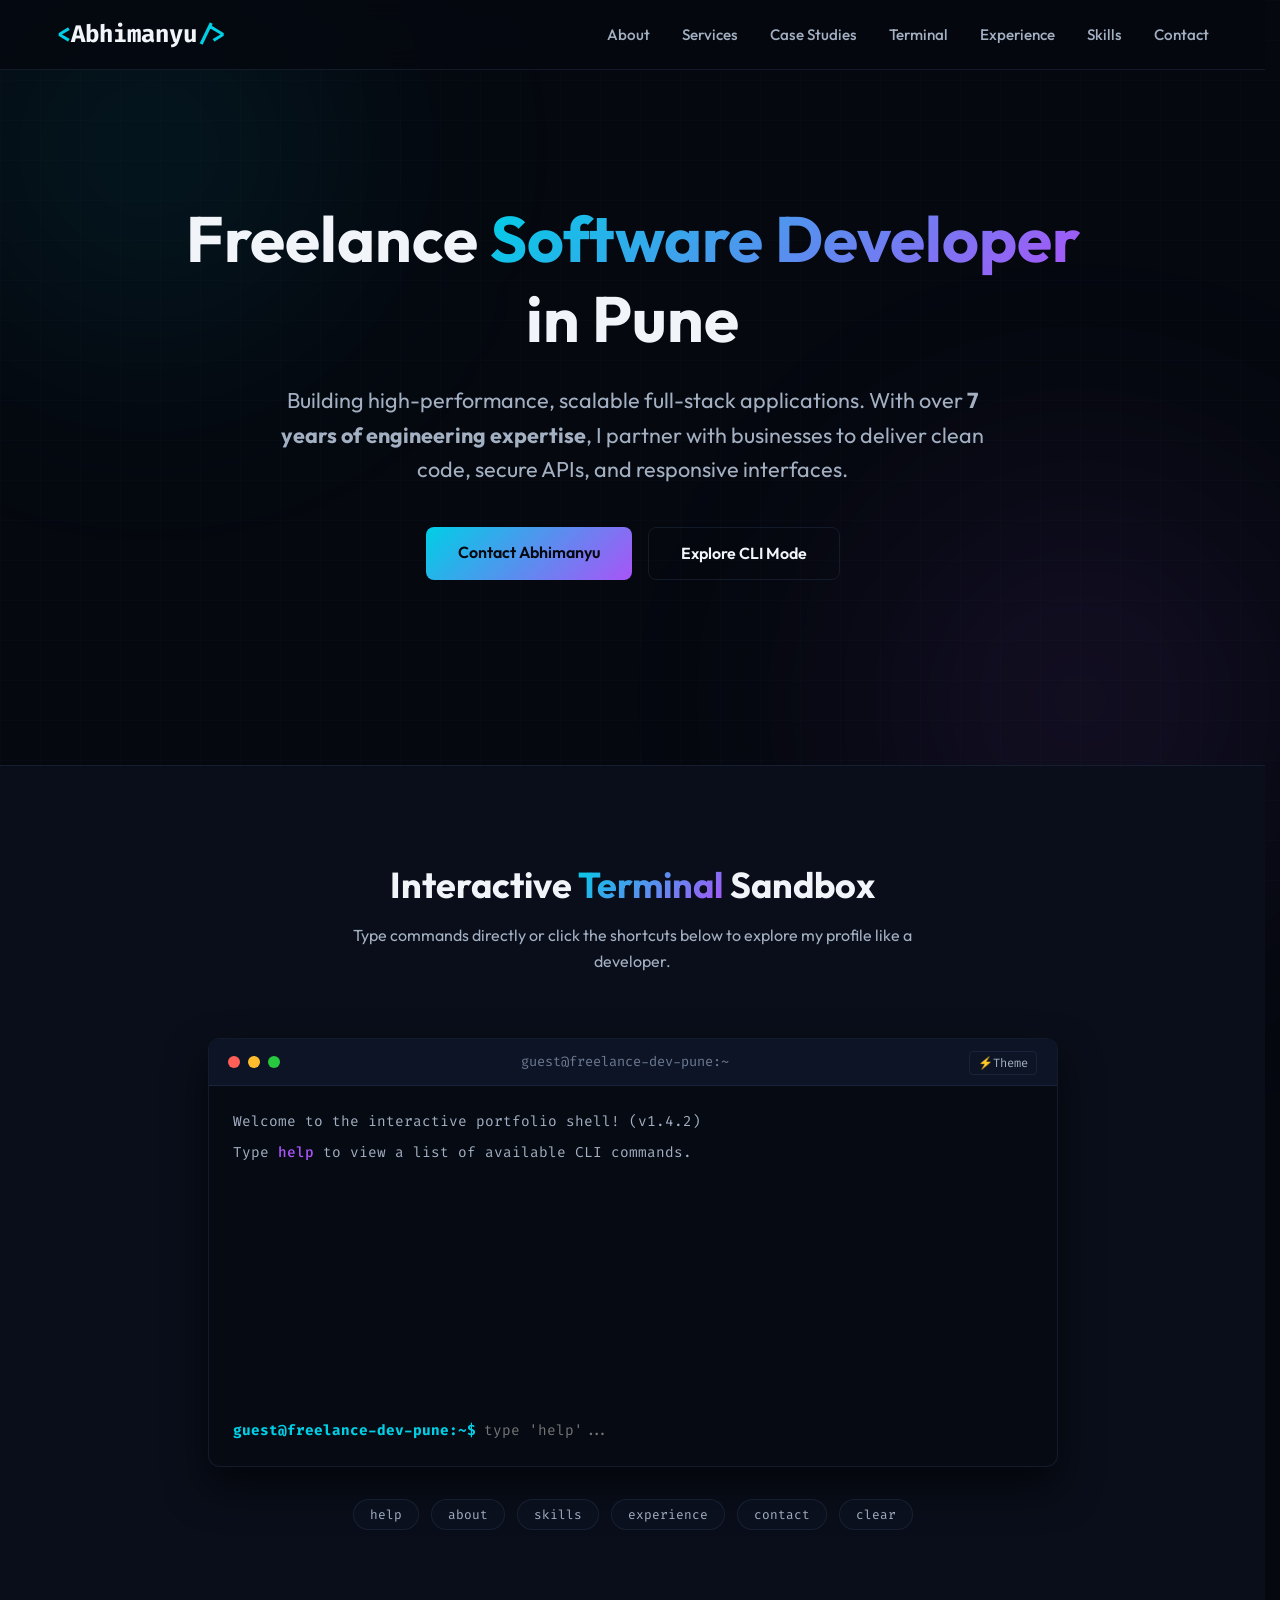
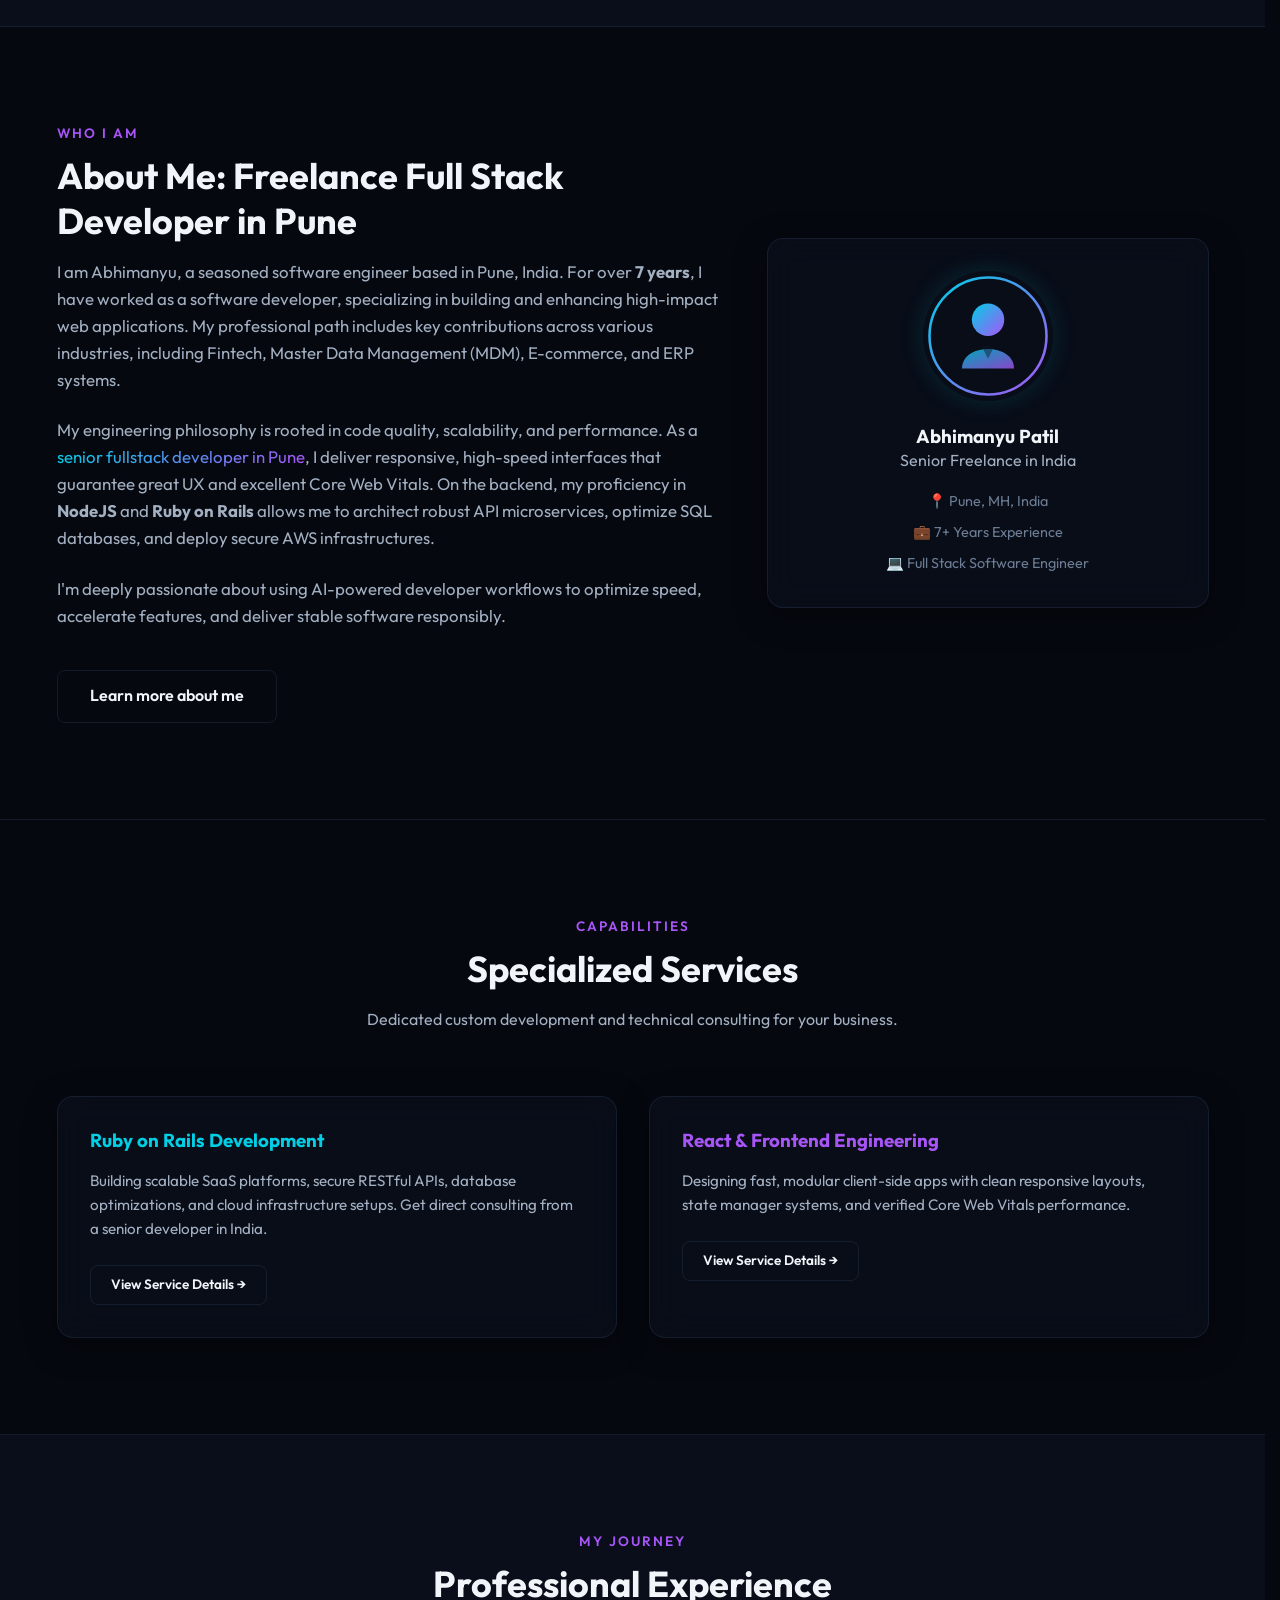
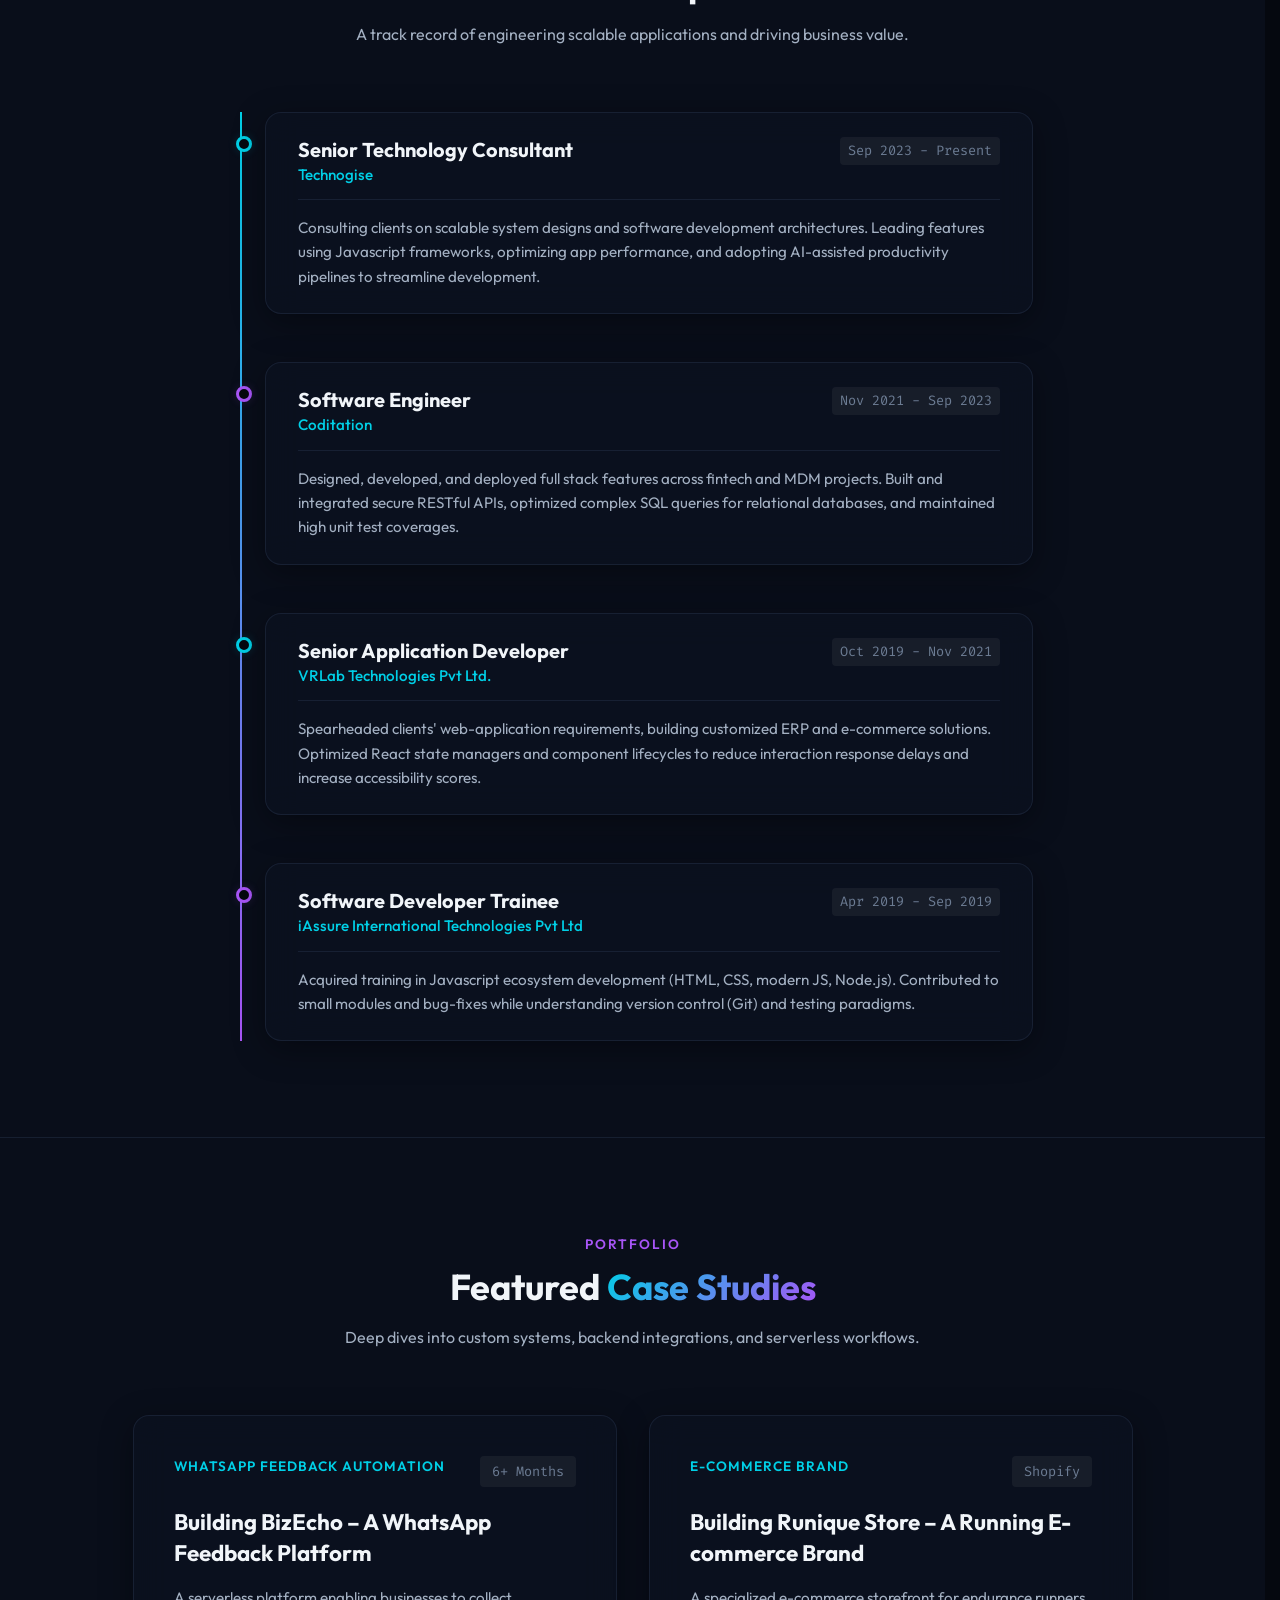
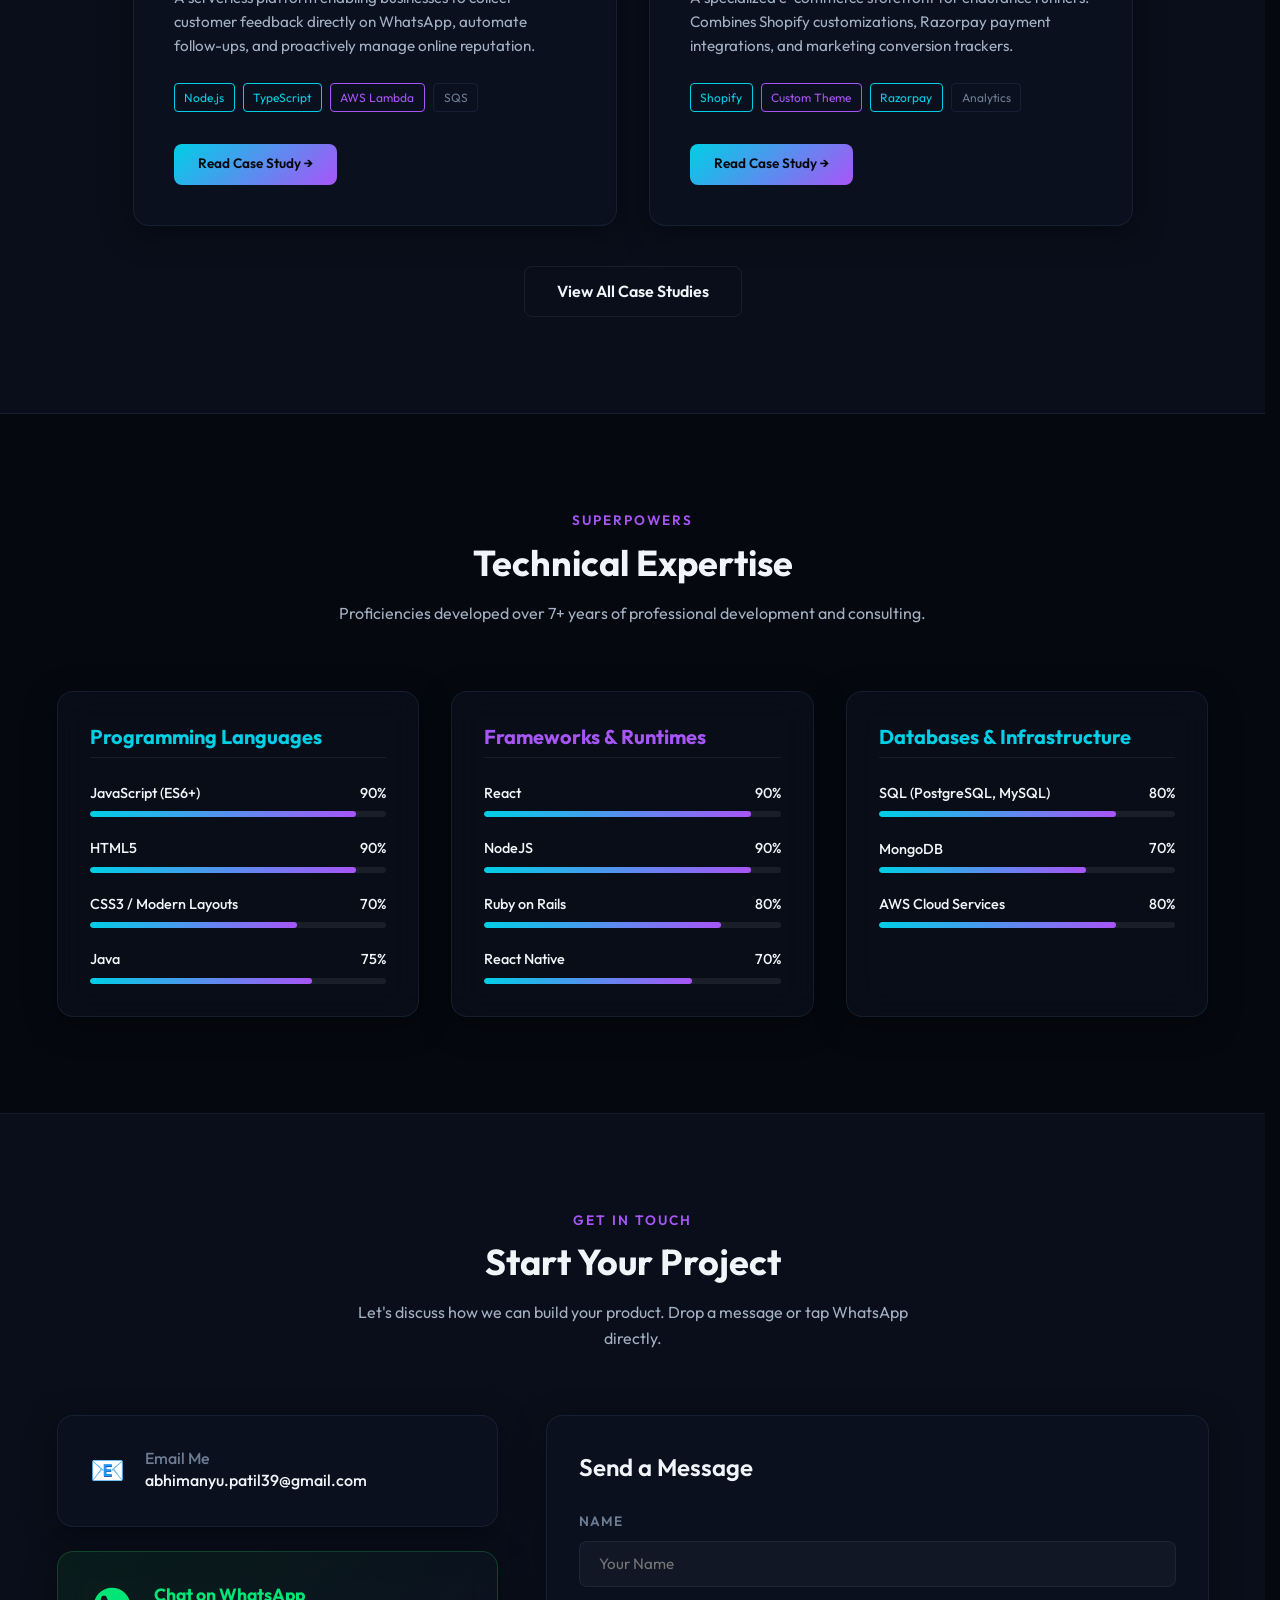
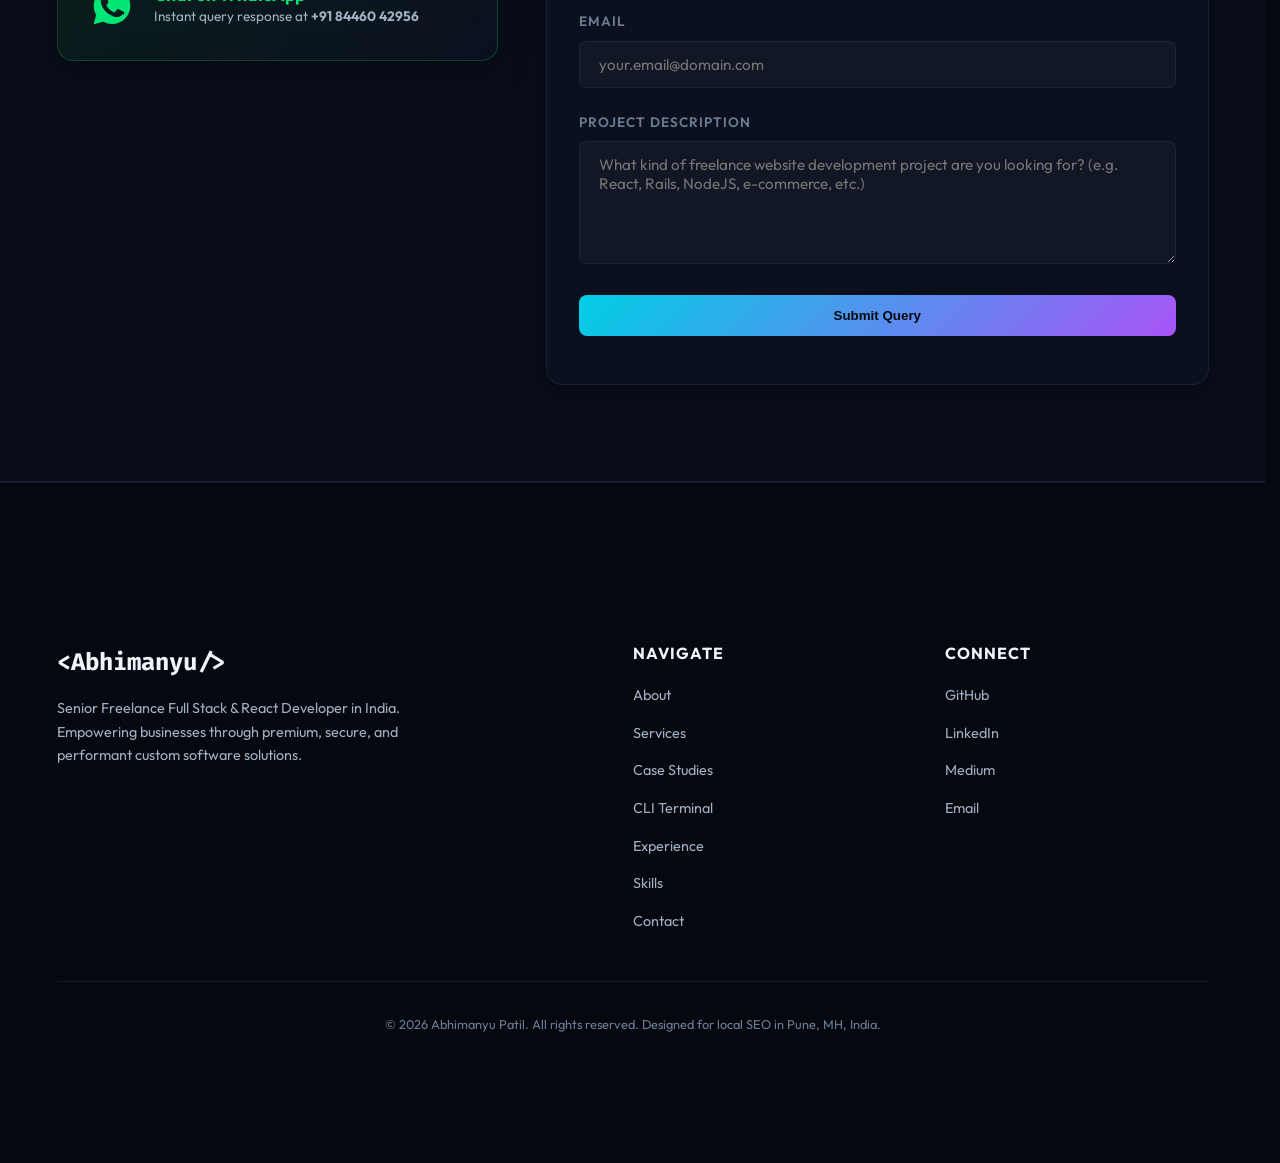
<file: index.html>
<!DOCTYPE html>
<html lang="en">

<head>
  <meta charset="UTF-8">
  <meta name="viewport" content="width=device-width, initial-scale=1.0">

  <!-- Google Analytics (gtag.js) -->
  <script async src="https://www.googletagmanager.com/gtag/js?id=G-195HX9BQJP"></script>
  <script>
    window.dataLayer = window.dataLayer || [];
    function gtag() { dataLayer.push(arguments); }
    gtag('js', new Date());

    gtag('config', 'G-195HX9BQJP');
  </script>

  <!-- Primary SEO Meta Tags -->
  <title>Freelance Full Stack Developer in Pune | React, Node.js & Ruby on Rails Expert</title>
  <meta name="description"
    content="Hire an experienced Freelance Full Stack Developer in Pune with 7+ years of expertise in React, Node.js, Ruby on Rails, AWS, and scalable web application development.">
  <meta name="keywords"
    content="freelance website developer in Pune, freelance full stack developer in pune, freelance react developer in pune, senior freelance in india, web developer pune, react developer india, Abhimanyu Patil">
  <meta name="author" content="Abhimanyu Patil">
  <meta name="robots" content="index, follow">
  <link rel="canonical" href="https://freelance.abhimanyupatil.com">
  <meta name="google-site-verification" content="0lVxJ1EdGT3_MZSsD5-y8dvzeRHsKPdZM7OWRIPnaag" />

  <!-- Open Graph / Facebook -->
  <meta property="og:type" content="website">
  <meta property="og:url" content="https://freelance.abhimanyupatil.com">
  <meta property="og:title" content="Freelance Full Stack Developer in Pune | React, Node.js & Ruby on Rails Expert">
  <meta property="og:description"
    content="Hire an experienced Freelance Full Stack Developer in Pune with 7+ years of expertise in React, Node.js, Ruby on Rails, AWS, and scalable web application development.">

  <!-- Twitter -->
  <meta property="twitter:card" content="summary_large_image">
  <meta property="twitter:url" content="https://freelance.abhimanyupatil.com">
  <meta property="twitter:title"
    content="Freelance Full Stack Developer in Pune | React, Node.js & Ruby on Rails Expert">
  <meta property="twitter:description"
    content="Hire an experienced Freelance Full Stack Developer in Pune with 7+ years of expertise in React, Node.js, Ruby on Rails, AWS, and scalable web application development.">

  <!-- Favicon -->
  <link rel="icon" type="image/svg+xml"
    href="data:image/svg+xml,<svg xmlns=%22http://www.w3.org/2000/svg%22 viewBox=%220 0 100 100%22><text y=%22.9em%22 font-size=%2290%22>⚡</text></svg>">

  <!-- Google Fonts -->
  <link rel="preconnect" href="https://fonts.googleapis.com">
  <link rel="preconnect" href="https://fonts.gstatic.com" crossorigin>
  <link
    href="https://fonts.googleapis.com/css2?family=Fira+Code:wght@400;500;700&family=Outfit:wght@300;400;500;600;700;800&display=swap"
    rel="stylesheet">

  <!-- Stylesheet -->
  <link rel="stylesheet" href="index.css">

  <!-- Structured Data / JSON-LD for Local, Person & Professional Service SEO -->
  <script type="application/ld+json">
    {
      "@context": "https://schema.org",
      "@graph": [
        {
          "@type": [
            "LocalBusiness",
            "ProfessionalService"
          ],
          "@id": "https://freelance.abhimanyupatil.com/#service",
          "name": "Abhimanyu Patil - Freelance Full Stack Developer in Pune",
          "url": "https://freelance.abhimanyupatil.com",
          "description": "Freelance Full Stack Developer in Pune with 7+ years of experience building scalable web applications using React, Node.js, Ruby on Rails, AWS, and modern JavaScript technologies.",
          "logo": "https://freelance.abhimanyupatil.com/assets/logo.png",
          "telephone": "+91-8446161390",
          "email": "mailto:abhimanyu.patil39@gmail.com",
          "priceRange": "$$",
          "address": {
            "@type": "PostalAddress",
            "addressLocality": "Pune",
            "addressRegion": "Maharashtra",
            "addressCountry": "IN"
          },
          "areaServed": [
            {
              "@type": "City",
              "name": "Pune"
            },
            {
              "@type": "Country",
              "name": "India"
            }
          ],
          "serviceType": [
            "Full Stack Development",
            "React Development",
            "Ruby on Rails Development",
            "Node.js Development",
            "AWS Consulting",
            "Web Application Development"
          ],
          "hasOfferCatalog": {
            "@type": "OfferCatalog",
            "name": "Software Development Services",
            "itemListElement": [
              {
                "@type": "Offer",
                "itemOffered": {
                  "@type": "Service",
                  "name": "React Development"
                }
              },
              {
                "@type": "Offer",
                "itemOffered": {
                  "@type": "Service",
                  "name": "Ruby on Rails Development"
                }
              },
              {
                "@type": "Offer",
                "itemOffered": {
                  "@type": "Service",
                  "name": "Node.js Development"
                }
              },
              {
                "@type": "Offer",
                "itemOffered": {
                  "@type": "Service",
                  "name": "AWS Consulting"
                }
              },
              {
                "@type": "Offer",
                "itemOffered": {
                  "@type": "Service",
                  "name": "Full Stack Development"
                }
              }
            ]
          },
          "founder": {
            "@id": "https://freelance.abhimanyupatil.com/#person"
          },
          "knowsAbout": [
            "React",
            "Ruby on Rails",
            "Node.js",
            "JavaScript",
            "TypeScript",
            "AWS",
            "REST APIs",
            "PostgreSQL",
            "MySQL",
            "Full Stack Development"
          ],
          "sameAs": [
            "https://github.com/abhimanyuPatil",
            "https://www.linkedin.com/in/abhimanyu-patil91/"
          ]
        },
        {
          "@type": "Person",
          "@id": "https://freelance.abhimanyupatil.com/#person",
          "name": "Abhimanyu Patil",
          "url": "https://freelance.abhimanyupatil.com",
          "jobTitle": "Senior Freelance Full Stack Developer",
          "description": "Senior Full Stack Developer specializing in React, Node.js, Ruby on Rails, AWS, and scalable web application development.",
          "worksFor": {
            "@id": "https://freelance.abhimanyupatil.com/#service"
          },
          "alumniOf": {
            "@type": "CollegeOrUniversity",
            "name": "Savitribai Phule Pune University"
          },
          "knowsAbout": [
            "React",
            "Ruby on Rails",
            "Node.js",
            "AWS",
            "JavaScript",
            "TypeScript",
            "Software Architecture",
            "REST APIs",
            "PostgreSQL"
          ],
          "sameAs": [
            "https://github.com/abhimanyuPatil",
            "https://www.linkedin.com/in/abhimanyupatil91/"
          ],
          "mainEntityOfPage": {
            "@type": "WebPage",
            "@id": "https://freelance.abhimanyupatil.com"
          }
        },
        {
          "@type": "WebSite",
          "@id": "https://freelance.abhimanyupatil.com/#website",
          "url": "https://freelance.abhimanyupatil.com",
          "name": "Abhimanyu Patil - Freelance Full Stack Developer",
          "publisher": {
            "@id": "https://freelance.abhimanyupatil.com/#service"
          },
          "inLanguage": "en-IN"
        }
      ]
    }
  </script>
</head>

<body>
  <!-- Ambient background glow effects -->
  <div class="ambient-glow glow-1"></div>
  <div class="ambient-glow glow-2"></div>
  <div class="grid-overlay"></div>

  <!-- Navigation Bar -->
  <header class="navbar">
    <div class="navbar-container">
      <a href="#hero" class="logo">
        <span class="logo-bracket">&lt;</span>Abhimanyu<span class="logo-bracket">/&gt;</span>
      </a>
      <nav>
        <ul class="nav-links">
          <li><a href="#about">About</a></li>
          <li><a href="#services">Services</a></li>
          <li><a href="case-studies/index.html">Case Studies</a></li>
          <li><a href="#terminal-section">Terminal</a></li>
          <li><a href="#experience">Experience</a></li>
          <li><a href="#skills">Skills</a></li>
          <li><a href="#contact">Contact</a></li>
        </ul>
      </nav>
      <!-- Mobile menu trigger -->
      <button class="mobile-menu-btn" id="mobile-menu-toggle" aria-label="Toggle Menu" aria-expanded="false">
        <span class="bar"></span>
        <span class="bar"></span>
        <span class="bar"></span>
      </button>
    </div>
  </header>

  <!-- Mobile Menu Overlay -->
  <div id="nav-menu" class="mobile-nav">
    <button class="mobile-nav-close" id="mobile-menu-close" aria-label="Close Menu">&times;</button>
    <ul class="mobile-nav-links">
      <li><a href="#about">About</a></li>
      <li><a href="#services">Services</a></li>
      <li><a href="case-studies/index.html">Case Studies</a></li>
      <li><a href="#terminal-section">Terminal</a></li>
      <li><a href="#experience">Experience</a></li>
      <li><a href="#skills">Skills</a></li>
      <li><a href="#contact">Contact</a></li>
    </ul>
  </div>

  <main>
    <!-- Hero Section -->
    <section id="hero" class="hero-section">
      <div class="section-container">
        <div class="hero-badge visually-hidden">Available for Remote & Local Contracts</div>
        <h1 class="hero-title">
          Freelance <span class="highlight">Software Developer</span> in Pune
        </h1>
        <p class="hero-subtitle">
          Building high-performance, scalable full-stack applications. With over <strong>7 years of engineering
            expertise</strong>, I partner with businesses to deliver clean code, secure APIs, and responsive interfaces.
        </p>
        <div class="hero-actions">
          <a href="#contact" class="btn btn-primary">Contact Abhimanyu</a>
          <a href="#terminal-section" class="btn btn-secondary">Explore CLI Mode</a>
        </div>

        <!-- Keyword tags for SEO indexing -->
        <div class="seo-tags-list visually-hidden">
          <span class="seo-tag-item">Freelance Full Stack Developer in Pune</span>
          <span class="seo-tag-item">Freelance React Developer in Pune</span>
          <span class="seo-tag-item">Senior Freelance in India</span>
        </div>
      </div>
    </section>

    <!-- Interactive Terminal Showcase Section -->
    <section id="terminal-section" class="terminal-section">
      <div class="section-container">
        <div class="section-header">
          <h2 class="section-title">Interactive <span class="highlight">Terminal</span> Sandbox</h2>
          <p class="section-subtitle">Type commands directly or click the shortcuts below to explore my profile like a
            developer.</p>
        </div>

        <!-- Terminal Window -->
        <div class="terminal-window" id="terminal-window">
          <div class="terminal-titlebar">
            <div class="terminal-dots">
              <span class="dot red"></span>
              <span class="dot yellow"></span>
              <span class="dot green"></span>
            </div>
            <div class="terminal-title">guest@freelance-dev-pune:~</div>
            <div class="terminal-actions">
              <button id="terminal-theme-toggle" class="terminal-action-btn" title="Toggle Colors"
                aria-label="Change Terminal Theme">⚡Theme</button>
            </div>
          </div>
          <div class="terminal-body" id="terminal-body">
            <div class="terminal-line">Welcome to the interactive portfolio shell! (v1.4.2)</div>
            <div class="terminal-line">Type <span class="terminal-highlight">help</span> to view a list of available CLI
              commands.</div>
            <div class="terminal-line">&nbsp;</div>
            <div class="terminal-output-area" id="terminal-output">
              <!-- Appended lines go here -->
            </div>
            <div class="terminal-prompt-line">
              <span class="terminal-prompt">guest@freelance-dev-pune:~$</span>
              <input type="text" id="terminal-input" autocomplete="off" autofocus aria-label="Terminal Input"
                placeholder="type 'help'...">
            </div>
          </div>
        </div>

        <!-- Terminal Quick Action Chips -->
        <div class="terminal-chips">
          <button class="chip" data-cmd="help">help</button>
          <button class="chip" data-cmd="about">about</button>
          <button class="chip" data-cmd="skills">skills</button>
          <button class="chip" data-cmd="experience">experience</button>
          <button class="chip" data-cmd="contact">contact</button>
          <button class="chip" data-cmd="clear">clear</button>
        </div>
      </div>
    </section>

    <!-- About Me Section -->
    <section id="about" class="about-section">
      <div class="section-container grid-2">
        <div class="about-content">
          <div class="section-badge">Who I Am</div>
          <h2 class="section-title">About Me: Freelance Full Stack Developer in Pune</h2>
          <p class="about-text">
            I am Abhimanyu, a seasoned software engineer based in Pune, India. For over <strong>7 years</strong>, I have
            worked as a software developer, specializing in building and enhancing high-impact web applications. My
            professional path includes key contributions across various industries, including Fintech, Master Data
            Management (MDM), E-commerce, and ERP systems.
          </p>
          <p class="about-text">
            My engineering philosophy is rooted in code quality, scalability, and performance. As a <span
              class="highlight">senior fullstack developer in Pune</span>, I deliver responsive, high-speed interfaces
            that guarantee great UX and excellent Core Web Vitals. On the backend, my proficiency in
            <strong>NodeJS</strong> and <strong>Ruby on Rails</strong> allows me to architect robust API microservices,
            optimize SQL databases, and deploy secure AWS infrastructures.
          </p>
          <p class="about-text">
            I'm deeply passionate about using AI-powered developer workflows to optimize speed, accelerate features, and
            deliver stable software responsibly.
          </p>
          <div style="margin-block-start: 2.5rem;">
            <a href="about.html" class="btn btn-secondary">Learn more about me</a>
          </div>
        </div>

        <div class="about-visual">
          <div class="glass-card profile-card">
            <div class="profile-avatar-container">
              <!-- Styled Vector Profile Design -->
              <svg class="profile-avatar" viewBox="0 0 200 200" xmlns="http://www.w3.org/2000/svg">
                <defs>
                  <linearGradient id="grad1" x1="0%" y1="0%" x2="100%" y2="100%">
                    <stop offset="0%" style="stop-color:var(--neon-cyan);stop-opacity:1" />
                    <stop offset="100%" style="stop-color:var(--neon-purple);stop-opacity:1" />
                  </linearGradient>
                </defs>
                <circle cx="100" cy="100" r="90" fill="none" stroke="url(#grad1)" stroke-width="4" />
                <path d="M60,150 C60,110 140,110 140,150" fill="url(#grad1)" opacity="0.8" />
                <circle cx="100" cy="75" r="25" fill="url(#grad1)" />
                <path d="M90,115 L110,115 L100,135 Z" fill="var(--bg-card)" />
              </svg>
            </div>
            <div class="profile-details">
              <h3>Abhimanyu Patil</h3>
              <p class="profile-tag">Senior Freelance in India</p>
              <div class="profile-meta">
                <span class="meta-item">📍 Pune, MH, India</span>
                <span class="meta-item">💼 7+ Years Experience</span>
                <span class="meta-item">💻 Full Stack Software Engineer</span>
              </div>
            </div>
          </div>
        </div>
      </div>
    </section>

    <!-- Specialized Services Section -->
    <section id="services" class="services-section" style="border-block-end: 1px solid var(--border-color);">
      <div class="section-container">
        <div class="section-header">
          <div class="section-badge">Capabilities</div>
          <h2 class="section-title">Specialized Services</h2>
          <p class="section-subtitle">Dedicated custom development and technical consulting for your business.</p>
        </div>
        <div class="skills-grid">
          <!-- Ruby on Rails Service Card -->
          <div class="glass-card">
            <h3 style="color: var(--neon-cyan); margin-bottom: 1rem;">Ruby on Rails Development</h3>
            <p style="font-size: 0.95rem; line-height: 1.6; color: var(--text-secondary);">
              Building scalable SaaS platforms, secure RESTful APIs, database optimizations, and cloud infrastructure
              setups. Get direct consulting from a senior developer in India.
            </p>
            <a href="services/ruby-on-rails-developer-pune.html" class="btn btn-secondary"
              style="margin-top: 1.5rem; padding: 0.5rem 1.25rem; font-size: 0.85rem; display: inline-block;">View
              Service Details &rarr;</a>
          </div>

          <!-- React / Frontend Service Card -->
          <div class="glass-card">
            <h3 style="color: var(--neon-purple); margin-bottom: 1rem;">React & Frontend Engineering</h3>
            <p style="font-size: 0.95rem; line-height: 1.6; color: var(--text-secondary);">
              Designing fast, modular client-side apps with clean responsive layouts, state manager systems, and
              verified Core Web Vitals performance.
            </p>
            <a href="services/react-developer-pune.html" class="btn btn-secondary"
              style="margin-top: 1.5rem; padding: 0.5rem 1.25rem; font-size: 0.85rem; display: inline-block;">View
              Service Details &rarr;</a>
          </div>
        </div>
      </div>
    </section>

    <!-- Work Experience Section -->
    <section id="experience" class="experience-section">
      <div class="section-container">
        <div class="section-header">
          <div class="section-badge">My Journey</div>
          <h2 class="section-title">Professional Experience</h2>
          <p class="section-subtitle">A track record of engineering scalable applications and driving business value.
          </p>
        </div>

        <div class="timeline">
          <!-- Timeline Item 1 -->
          <div class="timeline-item">
            <div class="timeline-dot"></div>
            <div class="glass-card timeline-card">
              <div class="timeline-header">
                <div>
                  <h3 class="timeline-role">Senior Technology Consultant</h3>
                  <span class="timeline-company">Technogise</span>
                </div>
                <span class="timeline-duration">Sep 2023 - Present</span>
              </div>
              <p class="timeline-desc">
                Consulting clients on scalable system designs and software development architectures. Leading features
                using Javascript frameworks, optimizing app performance, and adopting AI-assisted productivity pipelines
                to streamline development.
              </p>
            </div>
          </div>

          <!-- Timeline Item 2 -->
          <div class="timeline-item">
            <div class="timeline-dot"></div>
            <div class="glass-card timeline-card">
              <div class="timeline-header">
                <div>
                  <h3 class="timeline-role">Software Engineer</h3>
                  <span class="timeline-company">Coditation</span>
                </div>
                <span class="timeline-duration">Nov 2021 - Sep 2023</span>
              </div>
              <p class="timeline-desc">
                Designed, developed, and deployed full stack features across fintech and MDM projects. Built and
                integrated secure RESTful APIs, optimized complex SQL queries for relational databases, and maintained
                high unit test coverages.
              </p>
            </div>
          </div>

          <!-- Timeline Item 3 -->
          <div class="timeline-item">
            <div class="timeline-dot"></div>
            <div class="glass-card timeline-card">
              <div class="timeline-header">
                <div>
                  <h3 class="timeline-role">Senior Application Developer</h3>
                  <span class="timeline-company">VRLab Technologies Pvt Ltd.</span>
                </div>
                <span class="timeline-duration">Oct 2019 - Nov 2021</span>
              </div>
              <p class="timeline-desc">
                Spearheaded clients' web-application requirements, building customized ERP and e-commerce solutions.
                Optimized React state managers and component lifecycles to reduce interaction response delays and
                increase accessibility scores.
              </p>
            </div>
          </div>

          <!-- Timeline Item 4 -->
          <div class="timeline-item">
            <div class="timeline-dot"></div>
            <div class="glass-card timeline-card">
              <div class="timeline-header">
                <div>
                  <h3 class="timeline-role">Software Developer Trainee</h3>
                  <span class="timeline-company">iAssure International Technologies Pvt Ltd</span>
                </div>
                <span class="timeline-duration">Apr 2019 - Sep 2019</span>
              </div>
              <p class="timeline-desc">
                Acquired training in Javascript ecosystem development (HTML, CSS, modern JS, Node.js). Contributed to
                small modules and bug-fixes while understanding version control (Git) and testing paradigms.
              </p>
            </div>
          </div>
        </div>
      </div>
    </section>

    <!-- Featured Case Studies Preview Section -->
    <section id="case-studies" class="experience-section"
      style="border-block-end: 1px solid var(--border-color); background-color: var(--bg-deep);">
      <div class="section-container">
        <div class="section-header">
          <div class="section-badge">Portfolio</div>
          <h2 class="section-title">Featured <span class="highlight">Case Studies</span></h2>
          <p class="section-subtitle">Deep dives into custom systems, backend integrations, and serverless workflows.
          </p>
        </div>

        <div
          style="display: grid; grid-template-columns: repeat(auto-fit, minmax(340px, 1fr)); gap: 2rem; max-width: 1000px; margin: 0 auto;">
          <!-- Card 1: BizEcho -->
          <div class="glass-card"
            style="padding: 2.5rem; text-align: left; display: flex; flex-direction: column; gap: 1rem; justify-content: space-between;">
            <div style="display: flex; flex-direction: column; gap: 1rem;">
              <div
                style="display: flex; justify-content: space-between; align-items: flex-start; flex-wrap: wrap; gap: 0.5rem;">
                <span class="section-badge"
                  style="letter-spacing: 1px; color: var(--neon-cyan); border-color: var(--neon-cyan);">WhatsApp
                  Feedback Automation</span>
                <span class="timeline-duration"
                  style="background-color: rgba(255,255,255,0.05); padding: 0.3rem 0.75rem; border-radius: 4px; font-family: var(--font-mono); font-size: 0.85rem; color: var(--text-muted);">6+
                  Months</span>
              </div>
              <h3 style="font-size: 1.4rem; margin-top: 0.25rem; line-height: 1.4;">
                <a href="case-studies/bizecho.html"
                  style="color: var(--text-primary); text-decoration: none; transition: color 0.2s;"
                  onmouseover="this.style.color='var(--neon-cyan)'" onmouseout="this.style.color='var(--text-primary)'">
                  Building BizEcho – A WhatsApp Feedback Platform
                </a>
              </h3>
              <p style="color: var(--text-secondary); line-height: 1.6; font-size: 0.95rem; margin: 0;">
                A serverless platform enabling businesses to collect customer feedback directly on WhatsApp, automate
                follow-ups, and proactively manage online reputation.
              </p>
              <div style="display: flex; gap: 0.5rem; flex-wrap: wrap; margin-top: 0.5rem; align-items: center;">
                <span class="seo-tag-item"
                  style="border-color: var(--neon-cyan); color: var(--neon-cyan);">Node.js</span>
                <span class="seo-tag-item"
                  style="border-color: var(--neon-cyan); color: var(--neon-cyan);">TypeScript</span>
                <span class="seo-tag-item" style="border-color: var(--neon-purple); color: var(--neon-purple);">AWS
                  Lambda</span>
                <span class="seo-tag-item">SQS</span>
              </div>
            </div>
            <div style="margin-top: 1rem;">
              <a href="case-studies/bizecho.html" class="btn btn-primary"
                style="padding: 0.6rem 1.5rem; font-size: 0.85rem; display: inline-block;">Read Case Study &rarr;</a>
            </div>
          </div>

          <!-- Card 2: Runique Store -->
          <div class="glass-card"
            style="padding: 2.5rem; text-align: left; display: flex; flex-direction: column; gap: 1rem; justify-content: space-between;">
            <div style="display: flex; flex-direction: column; gap: 1rem;">
              <div
                style="display: flex; justify-content: space-between; align-items: flex-start; flex-wrap: wrap; gap: 0.5rem;">
                <span class="section-badge"
                  style="letter-spacing: 1px; color: var(--neon-cyan); border-color: var(--neon-cyan);">E-commerce
                  Brand</span>
                <span class="timeline-duration"
                  style="background-color: rgba(255,255,255,0.05); padding: 0.3rem 0.75rem; border-radius: 4px; font-family: var(--font-mono); font-size: 0.85rem; color: var(--text-muted);">Shopify</span>
              </div>
              <h3 style="font-size: 1.4rem; margin-top: 0.25rem; line-height: 1.4;">
                <a href="case-studies/runique.html"
                  style="color: var(--text-primary); text-decoration: none; transition: color 0.2s;"
                  onmouseover="this.style.color='var(--neon-cyan)'" onmouseout="this.style.color='var(--text-primary)'">
                  Building Runique Store – A Running E-commerce Brand
                </a>
              </h3>
              <p style="color: var(--text-secondary); line-height: 1.6; font-size: 0.95rem; margin: 0;">
                A specialized e-commerce storefront for endurance runners. Combines Shopify customizations, Razorpay
                payment integrations, and marketing conversion trackers.
              </p>
              <div style="display: flex; gap: 0.5rem; flex-wrap: wrap; margin-top: 0.5rem; align-items: center;">
                <span class="seo-tag-item"
                  style="border-color: var(--neon-cyan); color: var(--neon-cyan);">Shopify</span>
                <span class="seo-tag-item" style="border-color: var(--neon-purple); color: var(--neon-purple);">Custom
                  Theme</span>
                <span class="seo-tag-item"
                  style="border-color: var(--neon-cyan); color: var(--neon-cyan);">Razorpay</span>
                <span class="seo-tag-item">Analytics</span>
              </div>
            </div>
            <div style="margin-top: 1rem;">
              <a href="case-studies/runique.html" class="btn btn-primary"
                style="padding: 0.6rem 1.5rem; font-size: 0.85rem; display: inline-block;">Read Case Study &rarr;</a>
            </div>
          </div>
        </div>

        <div style="margin-top: 2.5rem; text-align: center;">
          <a href="case-studies/index.html" class="btn btn-secondary" style="padding: 0.75rem 2rem;">View All Case
            Studies</a>
        </div>
      </div>
    </section>

    <!-- Skills Section -->
    <section id="skills" class="skills-section">
      <div class="section-container">
        <div class="section-header">
          <div class="section-badge">Superpowers</div>
          <h2 class="section-title">Technical Expertise</h2>
          <p class="section-subtitle">Proficiencies developed over 7+ years of professional development and consulting.
          </p>
        </div>

        <div class="skills-grid">
          <!-- Programming Languages -->
          <div class="glass-card skill-category-card">
            <h3>Programming Languages</h3>
            <ul class="skills-list">
              <li>
                <div class="skill-info">
                  <span class="skill-name">JavaScript (ES6+)</span>
                  <span class="skill-percentage">90%</span>
                </div>
                <div class="skill-progress-bg">
                  <div class="skill-progress-bar" style="--level: 90%;"></div>
                </div>
              </li>
              <li>
                <div class="skill-info">
                  <span class="skill-name">HTML5</span>
                  <span class="skill-percentage">90%</span>
                </div>
                <div class="skill-progress-bg">
                  <div class="skill-progress-bar" style="--level: 90%;"></div>
                </div>
              </li>
              <li>
                <div class="skill-info">
                  <span class="skill-name">CSS3 / Modern Layouts</span>
                  <span class="skill-percentage">70%</span>
                </div>
                <div class="skill-progress-bg">
                  <div class="skill-progress-bar" style="--level: 70%;"></div>
                </div>
              </li>
              <li>
                <div class="skill-info">
                  <span class="skill-name">Java</span>
                  <span class="skill-percentage">75%</span>
                </div>
                <div class="skill-progress-bg">
                  <div class="skill-progress-bar" style="--level: 75%;"></div>
                </div>
              </li>
            </ul>
          </div>

          <!-- Frameworks & Runtimes -->
          <div class="glass-card skill-category-card">
            <h3>Frameworks & Runtimes</h3>
            <ul class="skills-list">
              <li>
                <div class="skill-info">
                  <span class="skill-name">React</span>
                  <span class="skill-percentage">90%</span>
                </div>
                <div class="skill-progress-bg">
                  <div class="skill-progress-bar" style="--level: 90%;"></div>
                </div>
              </li>
              <li>
                <div class="skill-info">
                  <span class="skill-name">NodeJS</span>
                  <span class="skill-percentage">90%</span>
                </div>
                <div class="skill-progress-bg">
                  <div class="skill-progress-bar" style="--level: 90%;"></div>
                </div>
              </li>
              <li>
                <div class="skill-info">
                  <span class="skill-name">Ruby on Rails</span>
                  <span class="skill-percentage">80%</span>
                </div>
                <div class="skill-progress-bg">
                  <div class="skill-progress-bar" style="--level: 80%;"></div>
                </div>
              </li>
              <li>
                <div class="skill-info">
                  <span class="skill-name">React Native</span>
                  <span class="skill-percentage">70%</span>
                </div>
                <div class="skill-progress-bg">
                  <div class="skill-progress-bar" style="--level: 70%;"></div>
                </div>
              </li>
            </ul>
          </div>

          <!-- Databases & Tools -->
          <div class="glass-card skill-category-card">
            <h3>Databases & Infrastructure</h3>
            <ul class="skills-list">
              <li>
                <div class="skill-info">
                  <span class="skill-name">SQL (PostgreSQL, MySQL)</span>
                  <span class="skill-percentage">80%</span>
                </div>
                <div class="skill-progress-bg">
                  <div class="skill-progress-bar" style="--level: 80%;"></div>
                </div>
              </li>
              <li>
                <div class="skill-info">
                  <span class="skill-name">MongoDB</span>
                  <span class="skill-percentage">70%</span>
                </div>
                <div class="skill-progress-bg">
                  <div class="skill-progress-bar" style="--level: 70%;"></div>
                </div>
              </li>
              <li>
                <div class="skill-info">
                  <span class="skill-name">AWS Cloud Services</span>
                  <span class="skill-percentage">80%</span>
                </div>
                <div class="skill-progress-bg">
                  <div class="skill-progress-bar" style="--level: 80%;"></div>
                </div>
              </li>
            </ul>
          </div>
        </div>
      </div>
    </section>

    <!-- Contact Section -->
    <section id="contact" class="contact-section">
      <div class="section-container">
        <div class="section-header">
          <div class="section-badge">Get in Touch</div>
          <h2 class="section-title">Start Your Project</h2>
          <p class="section-subtitle">Let's discuss how we can build your product. Drop a message or tap WhatsApp
            directly.</p>
        </div>

        <div class="contact-grid">
          <!-- Contact Options -->
          <div class="contact-info-panel">
            <div class="glass-card info-card">
              <div class="info-icon">📧</div>
              <div class="info-content">
                <h4>Email Me</h4>
                <p><a href="mailto:abhimanyu.patil39@gmail.com" class="contact-link">abhimanyu.patil39@gmail.com</a></p>
              </div>
            </div>


            <!-- WhatsApp Direct Action Card -->
            <a href="https://wa.me/918446042956?text=Hi%20Abhimanyu,%20I%20saw%20your%20portfolio%20and%20would%20like%20to%20discuss%20a%20web%20development%20project."
              target="_blank" rel="noopener noreferrer" class="glass-card whatsapp-card-link">
              <div class="whatsapp-card-content">
                <div class="whatsapp-icon-wrapper">
                  <svg class="whatsapp-logo" viewBox="0 0 24 24" xmlns="http://www.w3.org/2000/svg">
                    <path
                      d="M12.012 2c-5.506 0-9.989 4.478-9.99 9.984a9.96 9.96 0 0 0 1.333 4.982L2 22l5.233-1.371a9.936 9.936 0 0 0 4.779 1.229h.004c5.505 0 9.989-4.478 9.99-9.985A9.982 9.982 0 0 0 12.012 2zm5.835 14.165c-.32.902-1.854 1.765-2.54 1.84-.617.068-1.42.115-2.28-.168a11.144 11.144 0 0 1-4.708-3.09 10.373 10.373 0 0 1-2.285-4.148 4.792 4.792 0 0 1 .184-3.558c.37-.502.825-.596 1.096-.596.27 0 .54.002.776.012.247.012.576-.096.903.685.337.8.91 2.22.99 2.378.077.158.128.34.02.553-.108.213-.162.34-.324.529-.162.188-.34.42-.486.564-.162.16-.33.334-.142.66.188.32.836 1.38 1.796 2.235.96.856 1.769 1.122 2.106 1.29.337.168.536.138.736-.093.2-.23.864-1.008 1.098-1.354.237-.347.473-.289.794-.17.32.118 2.03.957 2.38 1.13.35.172.583.256.669.403.086.147.086.847-.234 1.748z"
                      fill="#00E676" />
                  </svg>
                </div>
                <div class="whatsapp-text">
                  <h4>Chat on WhatsApp</h4>
                  <p>Instant query response at <strong>+91 84460 42956</strong></p>
                </div>
              </div>
            </a>
          </div>

          <!-- Contact Form -->
          <div class="glass-card contact-form-wrapper">
            <form id="portfolio-contact-form" action="#" method="POST">
              <fieldset>
                <legend>Send a Message</legend>

                <div class="form-group">
                  <label for="form-name">Name</label>
                  <input type="text" id="form-name" name="name" required placeholder="Your Name" autocomplete="name">
                </div>

                <div class="form-group">
                  <label for="form-email">Email</label>
                  <input type="email" id="form-email" name="email" required placeholder="your.email@domain.com"
                    autocomplete="email">
                </div>

                <div class="form-group">
                  <label for="form-message">Project Description</label>
                  <textarea id="form-message" name="message" rows="5" required
                    placeholder="What kind of freelance website development project are you looking for? (e.g. React, Rails, NodeJS, e-commerce, etc.)"></textarea>
                </div>

                <button type="submit" class="btn btn-primary btn-full">Submit Query</button>
                <div class="form-status" id="form-status" role="status"></div>
              </fieldset>
            </form>
          </div>
        </div>
      </div>
    </section>
  </main>

  <!-- Footer -->
  <footer class="footer">
    <div class="section-container">
      <div class="footer-grid">
        <div class="footer-brand">
          <span class="logo">&lt;Abhimanyu/&gt;</span>
          <p>Senior Freelance Full Stack & React Developer in India. Empowering businesses through premium, secure, and
            performant custom software solutions.</p>
        </div>
        <div class="footer-links">
          <h4>Navigate</h4>
          <ul>
            <li><a href="#about">About</a></li>
            <li><a href="#services">Services</a></li>
            <li><a href="case-studies/index.html">Case Studies</a></li>
            <li><a href="#terminal-section">CLI Terminal</a></li>
            <li><a href="#experience">Experience</a></li>
            <li><a href="#skills">Skills</a></li>
            <li><a href="#contact">Contact</a></li>
          </ul>
        </div>
        <div class="footer-socials">
          <h4>Connect</h4>
          <ul>
            <li><a href="https://github.com/abhimanyuPatil/" target="_blank" rel="noopener noreferrer">GitHub</a></li>
            <li><a href="https://www.linkedin.com/in/abhimanyu-patil91/" target="_blank"
                rel="noopener noreferrer">LinkedIn</a></li>
            <li><a href="https://medium.com/@abhimanyu.patil" target="_blank" rel="noopener noreferrer">Medium</a></li>
            <li><a href="mailto:abhimanyu.patil39@gmail.com">Email</a></li>
          </ul>
        </div>
      </div>
      <div class="footer-bottom">
        <p>&copy; 2026 Abhimanyu Patil. All rights reserved. Designed for local SEO in Pune, MH, India.</p>
      </div>
    </div>
  </footer>

  <!-- Script file -->
  <script src="app.js"></script>
</body>

</html>
</file>
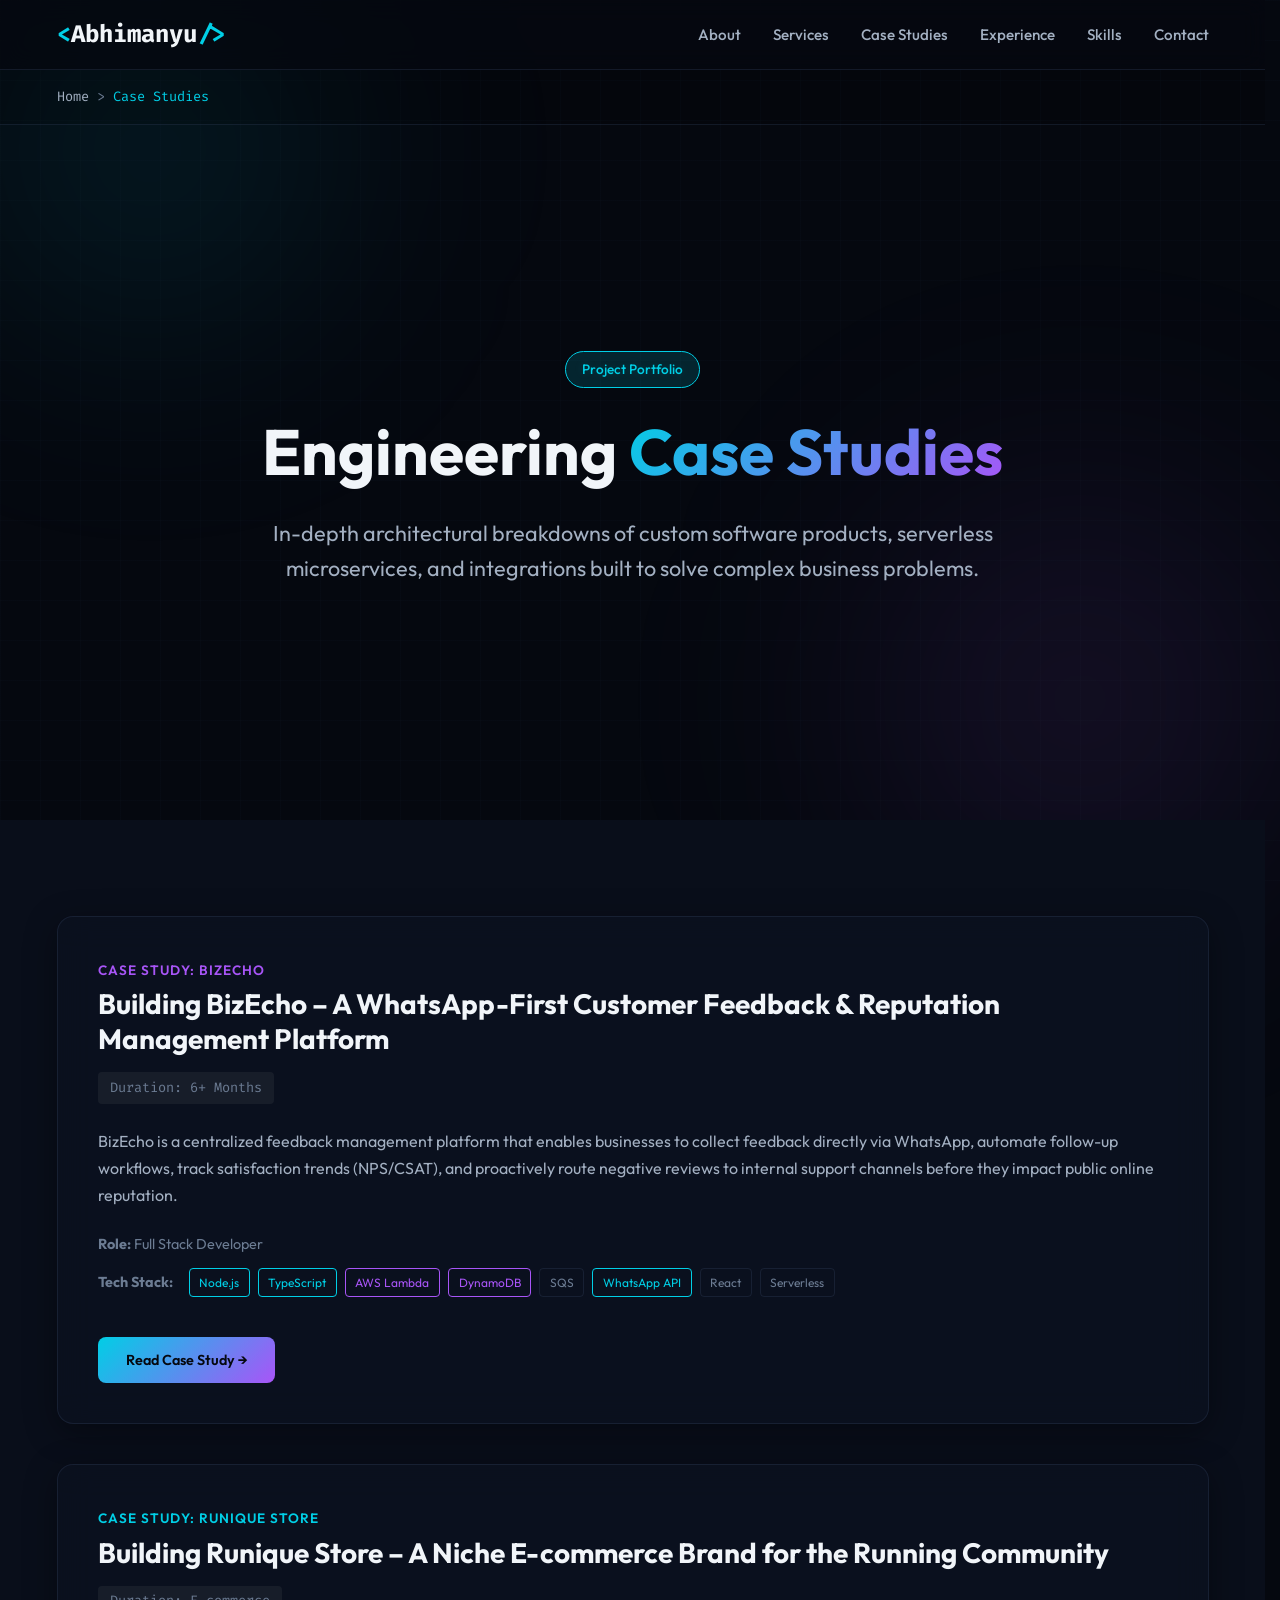
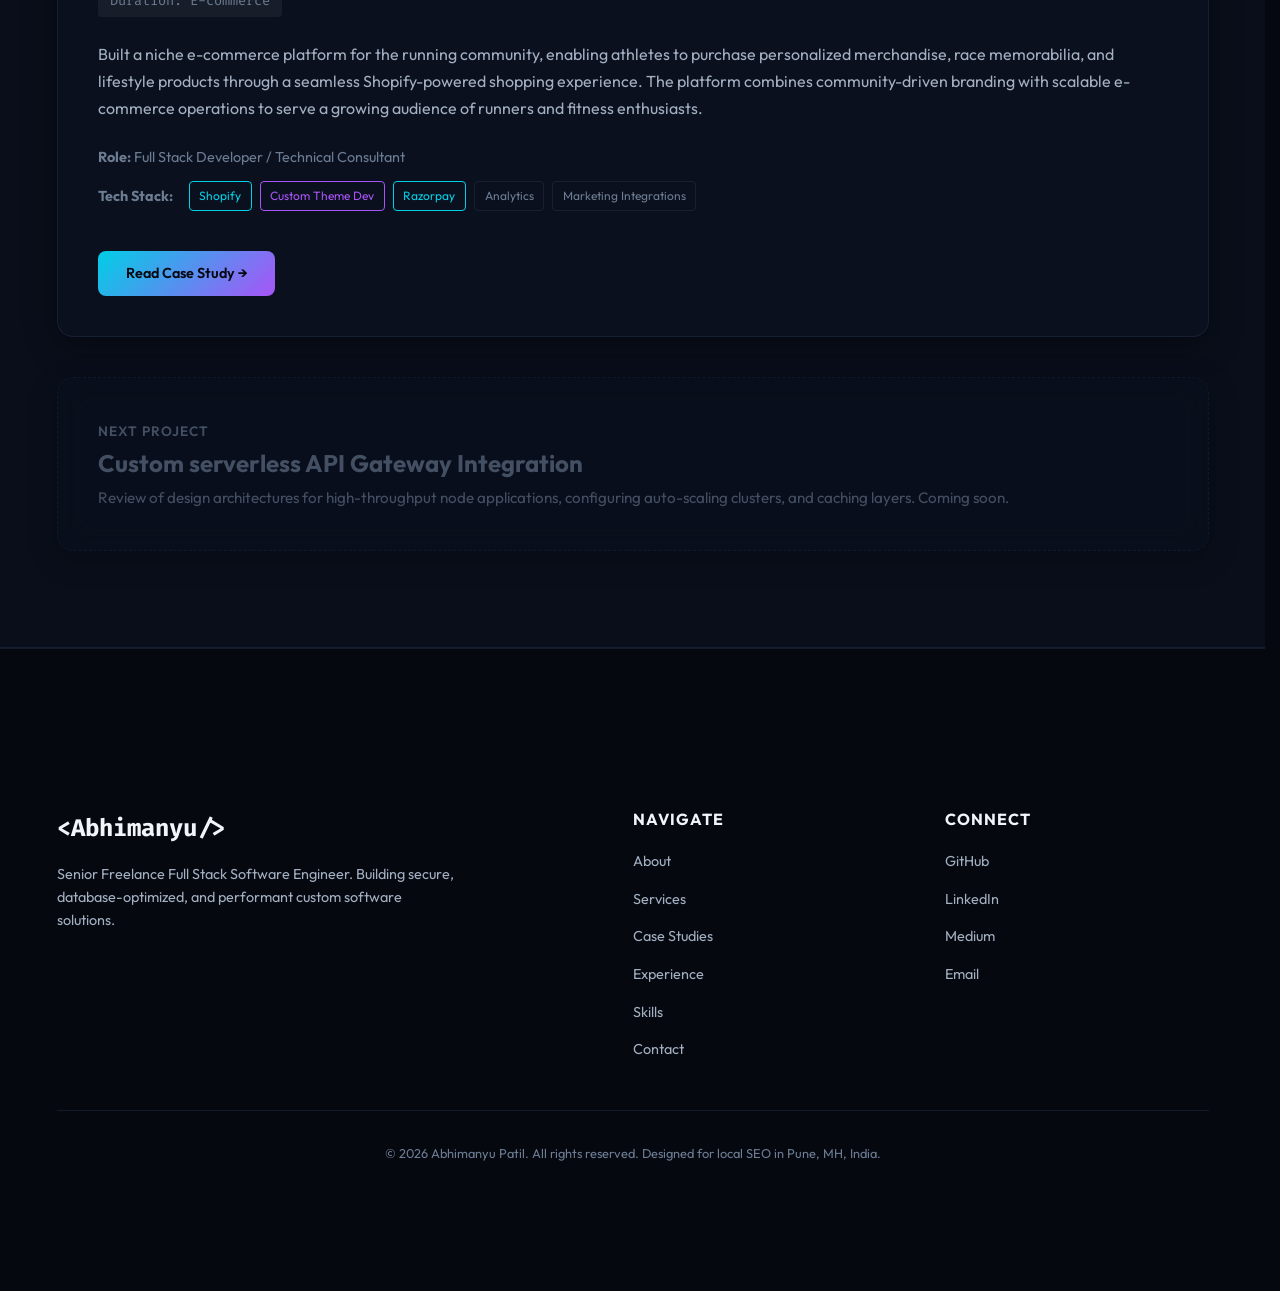
<file: case-studies/index.html>
<!DOCTYPE html>
<html lang="en">
<head>
  <meta charset="UTF-8">
  <meta name="viewport" content="width=device-width, initial-scale=1.0">
  
  <!-- Google Analytics (gtag.js) -->
  <script async src="https://www.googletagmanager.com/gtag/js?id=G-195HX9BQJP"></script>
  <script>
    window.dataLayer = window.dataLayer || [];
    function gtag(){dataLayer.push(arguments);}
    gtag('js', new Date());

    gtag('config', 'G-195HX9BQJP');
  </script>
  
  <!-- Primary SEO Meta Tags -->
  <title>Engineering Case Studies | Abhimanyu Patil - Full Stack Developer</title>
  <meta name="description" content="Explore real-world software engineering case studies. Learn how Abhimanyu Patil builds scalable serverless backends, WhatsApp integrations, and high-performance React frontends.">
  <meta name="keywords" content="full stack developer case studies, serverless backend case study, whatsapp api integration case study, Abhimanyu Patil">
  <meta name="author" content="Abhimanyu Patil">
  <meta name="robots" content="index, follow">
  <link rel="canonical" href="https://freelance.abhimanyupatil.com/case-studies/index.html">
  
  <!-- Open Graph / Facebook -->
  <meta property="og:type" content="website">
  <meta property="og:url" content="https://freelance.abhimanyupatil.com/case-studies/index.html">
  <meta property="og:title" content="Engineering Case Studies | Abhimanyu Patil">
  <meta property="og:description" content="Explore real-world software engineering case studies. Learn how Abhimanyu Patil builds scalable serverless backends, WhatsApp integrations, and high-performance React frontends.">

  <!-- Twitter -->
  <meta property="twitter:card" content="summary_large_image">
  <meta property="twitter:url" content="https://freelance.abhimanyupatil.com/case-studies/index.html">
  <meta property="twitter:title" content="Engineering Case Studies | Abhimanyu Patil">
  <meta property="twitter:description" content="Explore real-world software engineering case studies. Learn how Abhimanyu Patil builds scalable serverless backends, WhatsApp integrations, and high-performance React frontends.">

  <!-- Favicon -->
  <link rel="icon" type="image/svg+xml" href="data:image/svg+xml,<svg xmlns=%22http://www.w3.org/2000/svg%22 viewBox=%220 0 100 100%22><text y=%22.9em%22 font-size=%2290%22>⚡</text></svg>">
  
  <!-- Google Fonts -->
  <link rel="preconnect" href="https://fonts.googleapis.com">
  <link rel="preconnect" href="https://fonts.gstatic.com" crossorigin>
  <link href="https://fonts.googleapis.com/css2?family=Fira+Code:wght@400;500;700&family=Outfit:wght@300;400;500;600;700;800&display=swap" rel="stylesheet">
  
  <!-- Stylesheet (Relative to parent folder) -->
  <link rel="stylesheet" href="../index.css">
</head>
<body>
  <!-- Ambient background glow effects -->
  <div class="ambient-glow glow-1"></div>
  <div class="ambient-glow glow-2"></div>
  <div class="grid-overlay"></div>

  <!-- Navigation Bar -->
  <header class="navbar">
    <div class="navbar-container">
      <a href="../index.html" class="logo">
        <span class="logo-bracket">&lt;</span>Abhimanyu<span class="logo-bracket">/&gt;</span>
      </a>
      <nav>
        <ul class="nav-links">
          <li><a href="../index.html#about">About</a></li>
          <li><a href="../index.html#services">Services</a></li>
          <li><a href="index.html" class="active">Case Studies</a></li>
          <li><a href="../index.html#experience">Experience</a></li>
          <li><a href="../index.html#skills">Skills</a></li>
          <li><a href="../index.html#contact">Contact</a></li>
        </ul>
      </nav>
      <!-- Mobile menu trigger -->
      <button class="mobile-menu-btn" id="mobile-menu-toggle" aria-label="Toggle Menu" aria-expanded="false">
        <span class="bar"></span>
        <span class="bar"></span>
        <span class="bar"></span>
      </button>
    </div>
  </header>

  <!-- Mobile Menu Overlay -->
  <div id="nav-menu" class="mobile-nav">
    <button class="mobile-nav-close" id="mobile-menu-close" aria-label="Close Menu">&times;</button>
    <ul class="mobile-nav-links">
      <li><a href="../index.html#about">About</a></li>
      <li><a href="../index.html#services">Services</a></li>
      <li><a href="index.html">Case Studies</a></li>
      <li><a href="../index.html#experience">Experience</a></li>
      <li><a href="../index.html#skills">Skills</a></li>
      <li><a href="../index.html#contact">Contact</a></li>
    </ul>
  </div>

  <main>
    <!-- Visual Breadcrumb Navigation Trail -->
    <div class="breadcrumb-container">
      <div class="section-container">
        <nav aria-label="Breadcrumb" class="breadcrumb">
          <ol>
            <li><a href="../index.html">Home</a></li>
            <li><span class="separator">&gt;</span></li>
            <li><span class="current">Case Studies</span></li>
          </ol>
        </nav>
      </div>
    </div>

    <!-- Case Studies Hero Section -->
    <section class="hero-section">
      <div class="section-container" style="padding-block: 4rem 2rem;">
        <div class="hero-badge">Project Portfolio</div>
        <h1 class="hero-title">
          Engineering <span class="highlight">Case Studies</span>
        </h1>
        <p class="hero-subtitle">
          In-depth architectural breakdowns of custom software products, serverless microservices, and integrations built to solve complex business problems.
        </p>
      </div>
    </section>

    <!-- Case Studies Grid Section -->
    <section class="experience-section" style="padding-block-start: 0;">
      <div class="section-container">
        <div style="display: grid; grid-template-columns: 1fr; gap: 2.5rem;">
          
          <!-- BizEcho Case Study Tile -->
          <div class="glass-card" style="display: flex; flex-direction: column; gap: 1.5rem; text-align: left; padding: 2.5rem;">
            <div style="display: flex; justify-content: space-between; align-items: flex-start; flex-wrap: wrap; gap: 1rem;">
              <div>
                <span class="section-badge" style="letter-spacing: 1px;">Case Study: BizEcho</span>
                <h2 style="font-size: 1.75rem; margin-top: 0.25rem;">
                  <a href="bizecho.html" style="color: var(--text-primary); text-decoration: none; transition: color 0.2s;" onmouseover="this.style.color='var(--neon-cyan)'" onmouseout="this.style.color='var(--text-primary)'">
                    Building BizEcho – A WhatsApp-First Customer Feedback & Reputation Management Platform
                  </a>
                </h2>
              </div>
              <span class="timeline-duration" style="background-color: rgba(255,255,255,0.05); padding: 0.3rem 0.75rem; border-radius: 4px; font-family: var(--font-mono); font-size: 0.85rem; color: var(--text-muted);">
                Duration: 6+ Months
              </span>
            </div>
            
            <p style="color: var(--text-secondary); line-height: 1.7;">
              BizEcho is a centralized feedback management platform that enables businesses to collect feedback directly via WhatsApp, automate follow-up workflows, track satisfaction trends (NPS/CSAT), and proactively route negative reviews to internal support channels before they impact public online reputation.
            </p>
            
            <div style="display: flex; flex-direction: column; gap: 0.75rem;">
              <div style="font-size: 0.9rem; color: var(--text-muted);">
                <strong>Role:</strong> Full Stack Developer
              </div>
              <div style="display: flex; gap: 0.5rem; flex-wrap: wrap; align-items: center;">
                <span style="font-size: 0.9rem; color: var(--text-muted); margin-right: 0.5rem;"><strong>Tech Stack:</strong></span>
                <span class="seo-tag-item" style="border-color: var(--neon-cyan); color: var(--neon-cyan);">Node.js</span>
                <span class="seo-tag-item" style="border-color: var(--neon-cyan); color: var(--neon-cyan);">TypeScript</span>
                <span class="seo-tag-item" style="border-color: var(--neon-purple); color: var(--neon-purple);">AWS Lambda</span>
                <span class="seo-tag-item" style="border-color: var(--neon-purple); color: var(--neon-purple);">DynamoDB</span>
                <span class="seo-tag-item">SQS</span>
                <span class="seo-tag-item" style="border-color: var(--neon-cyan); color: var(--neon-cyan);">WhatsApp API</span>
                <span class="seo-tag-item">React</span>
                <span class="seo-tag-item">Serverless</span>
              </div>
            </div>
            
            <div style="margin-top: 1rem;">
              <a href="bizecho.html" class="btn btn-primary" style="padding: 0.7rem 1.75rem; font-size: 0.9rem;">
                Read Case Study &rarr;
              </a>
            </div>
          </div>

          <!-- Runique Store Case Study Tile -->
          <div class="glass-card" style="display: flex; flex-direction: column; gap: 1.5rem; text-align: left; padding: 2.5rem;">
            <div style="display: flex; justify-content: space-between; align-items: flex-start; flex-wrap: wrap; gap: 1rem;">
              <div>
                <span class="section-badge" style="letter-spacing: 1px; color: var(--neon-cyan); border-color: var(--neon-cyan);">Case Study: Runique Store</span>
                <h2 style="font-size: 1.75rem; margin-top: 0.25rem;">
                  <a href="runique.html" style="color: var(--text-primary); text-decoration: none; transition: color 0.2s;" onmouseover="this.style.color='var(--neon-cyan)'" onmouseout="this.style.color='var(--text-primary)'">
                    Building Runique Store – A Niche E-commerce Brand for the Running Community
                  </a>
                </h2>
              </div>
              <span class="timeline-duration" style="background-color: rgba(255,255,255,0.05); padding: 0.3rem 0.75rem; border-radius: 4px; font-family: var(--font-mono); font-size: 0.85rem; color: var(--text-muted);">
                Duration: E-commerce
              </span>
            </div>
            
            <p style="color: var(--text-secondary); line-height: 1.7;">
              Built a niche e-commerce platform for the running community, enabling athletes to purchase personalized merchandise, race memorabilia, and lifestyle products through a seamless Shopify-powered shopping experience. The platform combines community-driven branding with scalable e-commerce operations to serve a growing audience of runners and fitness enthusiasts.
            </p>
            
            <div style="display: flex; flex-direction: column; gap: 0.75rem;">
              <div style="font-size: 0.9rem; color: var(--text-muted);">
                <strong>Role:</strong> Full Stack Developer / Technical Consultant
              </div>
              <div style="display: flex; gap: 0.5rem; flex-wrap: wrap; align-items: center;">
                <span style="font-size: 0.9rem; color: var(--text-muted); margin-right: 0.5rem;"><strong>Tech Stack:</strong></span>
                <span class="seo-tag-item" style="border-color: var(--neon-cyan); color: var(--neon-cyan);">Shopify</span>
                <span class="seo-tag-item" style="border-color: var(--neon-purple); color: var(--neon-purple);">Custom Theme Dev</span>
                <span class="seo-tag-item" style="border-color: var(--neon-cyan); color: var(--neon-cyan);">Razorpay</span>
                <span class="seo-tag-item">Analytics</span>
                <span class="seo-tag-item">Marketing Integrations</span>
              </div>
            </div>
            
            <div style="margin-top: 1rem;">
              <a href="runique.html" class="btn btn-primary" style="padding: 0.7rem 1.75rem; font-size: 0.9rem;">
                Read Case Study &rarr;
              </a>
            </div>
          </div>

          <!-- Placeholder for Future Case Study -->
          <div class="glass-card" style="opacity: 0.6; text-align: left; padding: 2.5rem; border-style: dashed;">
            <span class="section-badge" style="letter-spacing: 1px; color: var(--text-muted);">Next Project</span>
            <h3 style="font-size: 1.5rem; margin-top: 0.25rem; color: var(--text-muted);">Custom serverless API Gateway Integration</h3>
            <p style="color: var(--text-muted); margin-top: 0.5rem; font-size: 0.95rem;">
              Review of design architectures for high-throughput node applications, configuring auto-scaling clusters, and caching layers. Coming soon.
            </p>
          </div>

        </div>
      </div>
    </section>
  </main>

  <!-- Footer -->
  <footer class="footer">
    <div class="section-container">
      <div class="footer-grid">
        <div class="footer-brand">
          <span class="logo">&lt;Abhimanyu/&gt;</span>
          <p>Senior Freelance Full Stack Software Engineer. Building secure, database-optimized, and performant custom software solutions.</p>
        </div>
        <div class="footer-links">
          <h4>Navigate</h4>
          <ul>
            <li><a href="../index.html#about">About</a></li>
            <li><a href="../index.html#services">Services</a></li>
            <li><a href="index.html">Case Studies</a></li>
            <li><a href="../index.html#experience">Experience</a></li>
            <li><a href="../index.html#skills">Skills</a></li>
            <li><a href="../index.html#contact">Contact</a></li>
          </ul>
        </div>
        <div class="footer-socials">
          <h4>Connect</h4>
          <ul>
            <li><a href="https://github.com/abhimanyuPatil/" target="_blank" rel="noopener noreferrer">GitHub</a></li>
            <li><a href="https://www.linkedin.com/in/abhimanyu-patil91/" target="_blank" rel="noopener noreferrer">LinkedIn</a></li>
            <li><a href="https://medium.com/@abhimanyu.patil" target="_blank" rel="noopener noreferrer">Medium</a></li>
            <li><a href="mailto:abhimanyu.patil39@gmail.com">Email</a></li>
          </ul>
        </div>
      </div>
      <div class="footer-bottom">
        <p>&copy; 2026 Abhimanyu Patil. All rights reserved. Designed for local SEO in Pune, MH, India.</p>
      </div>
    </div>
  </footer>

  <!-- Script file (Relative to parent folder) -->
  <script src="../app.js"></script>
</body>
</html>
</file>
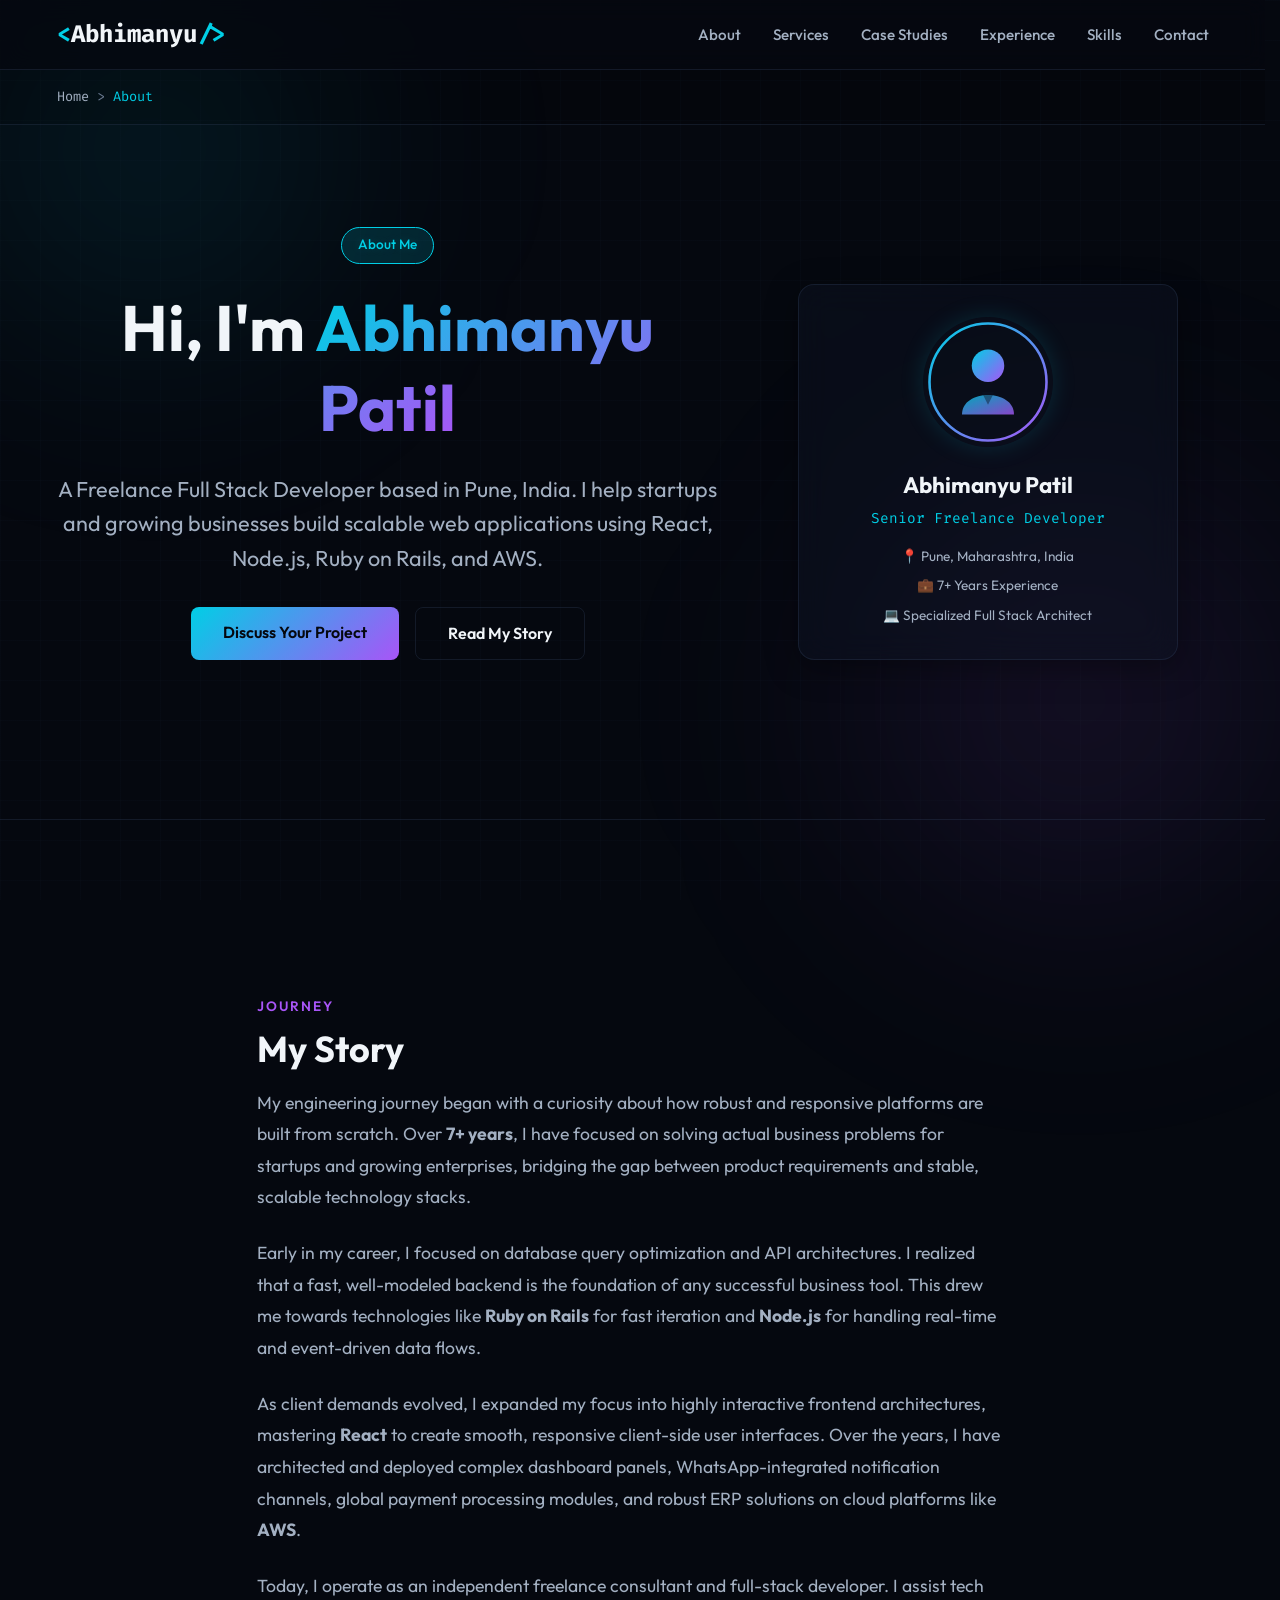
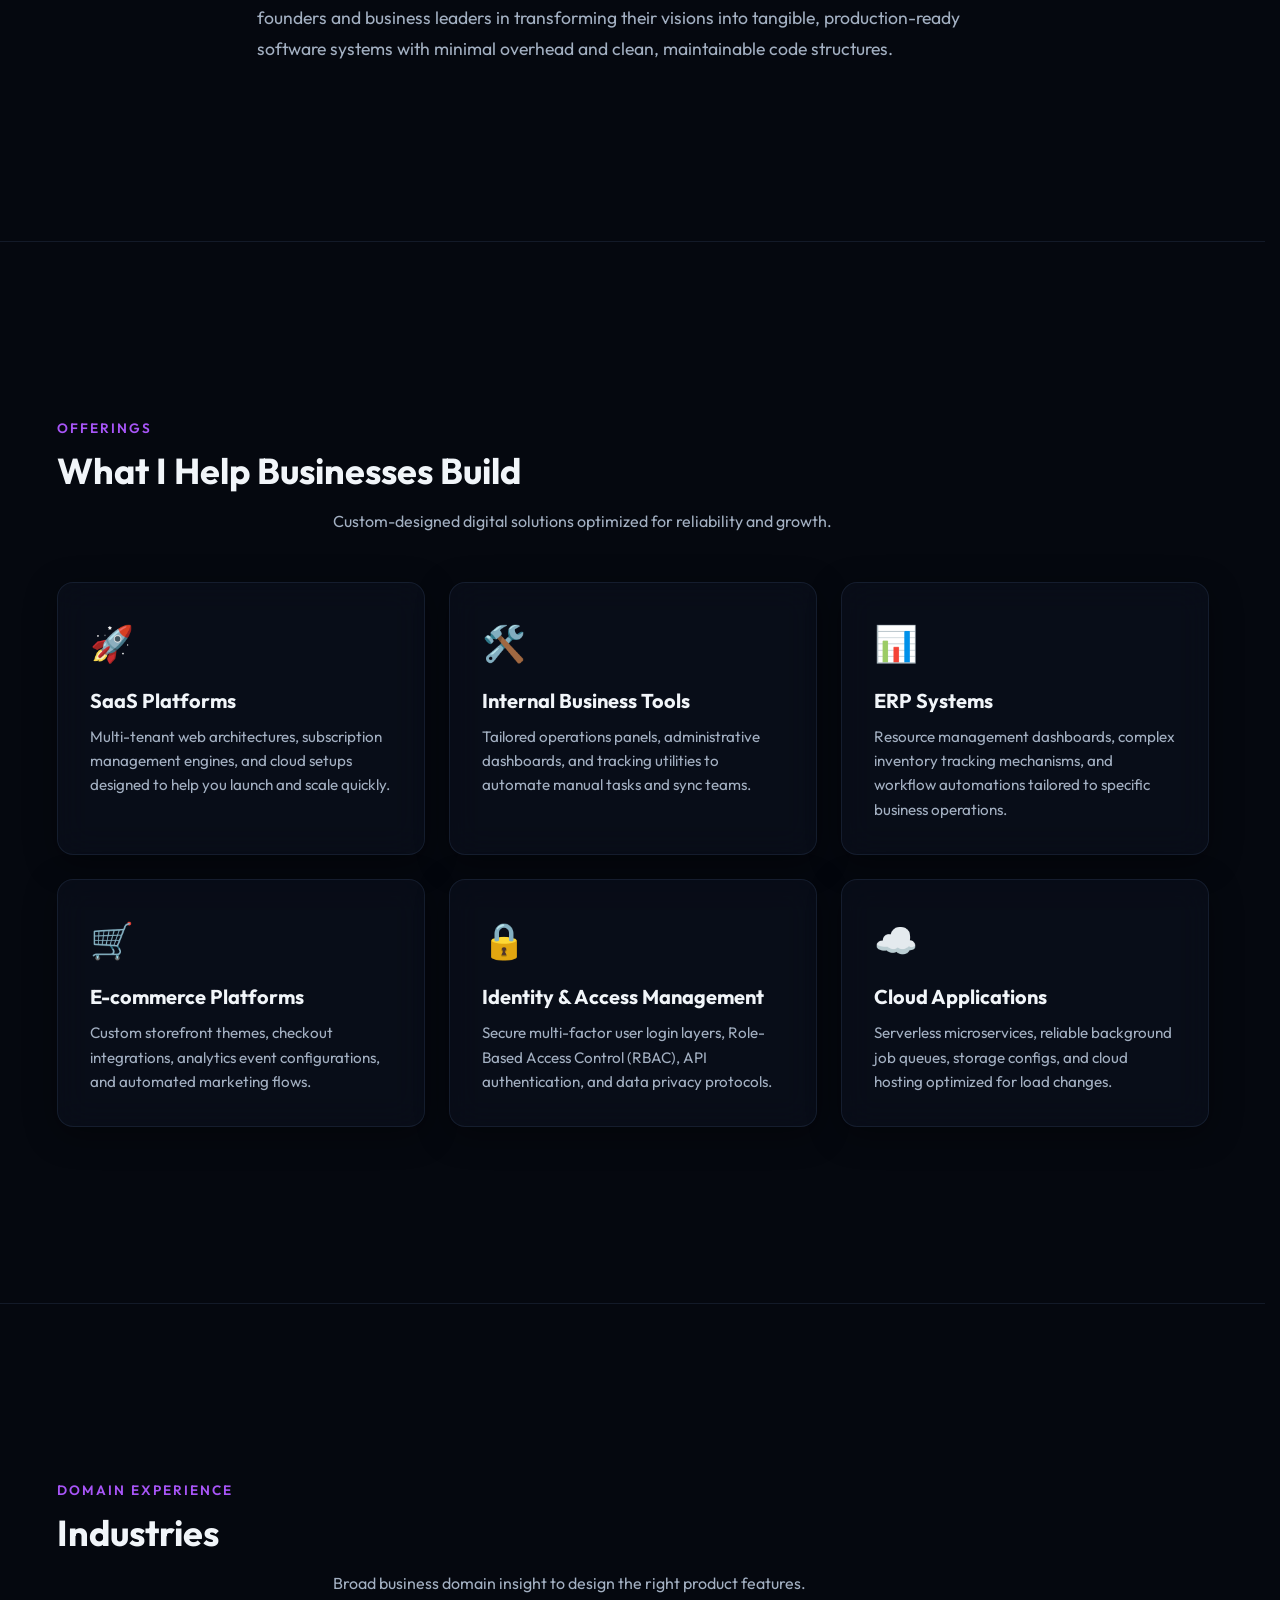
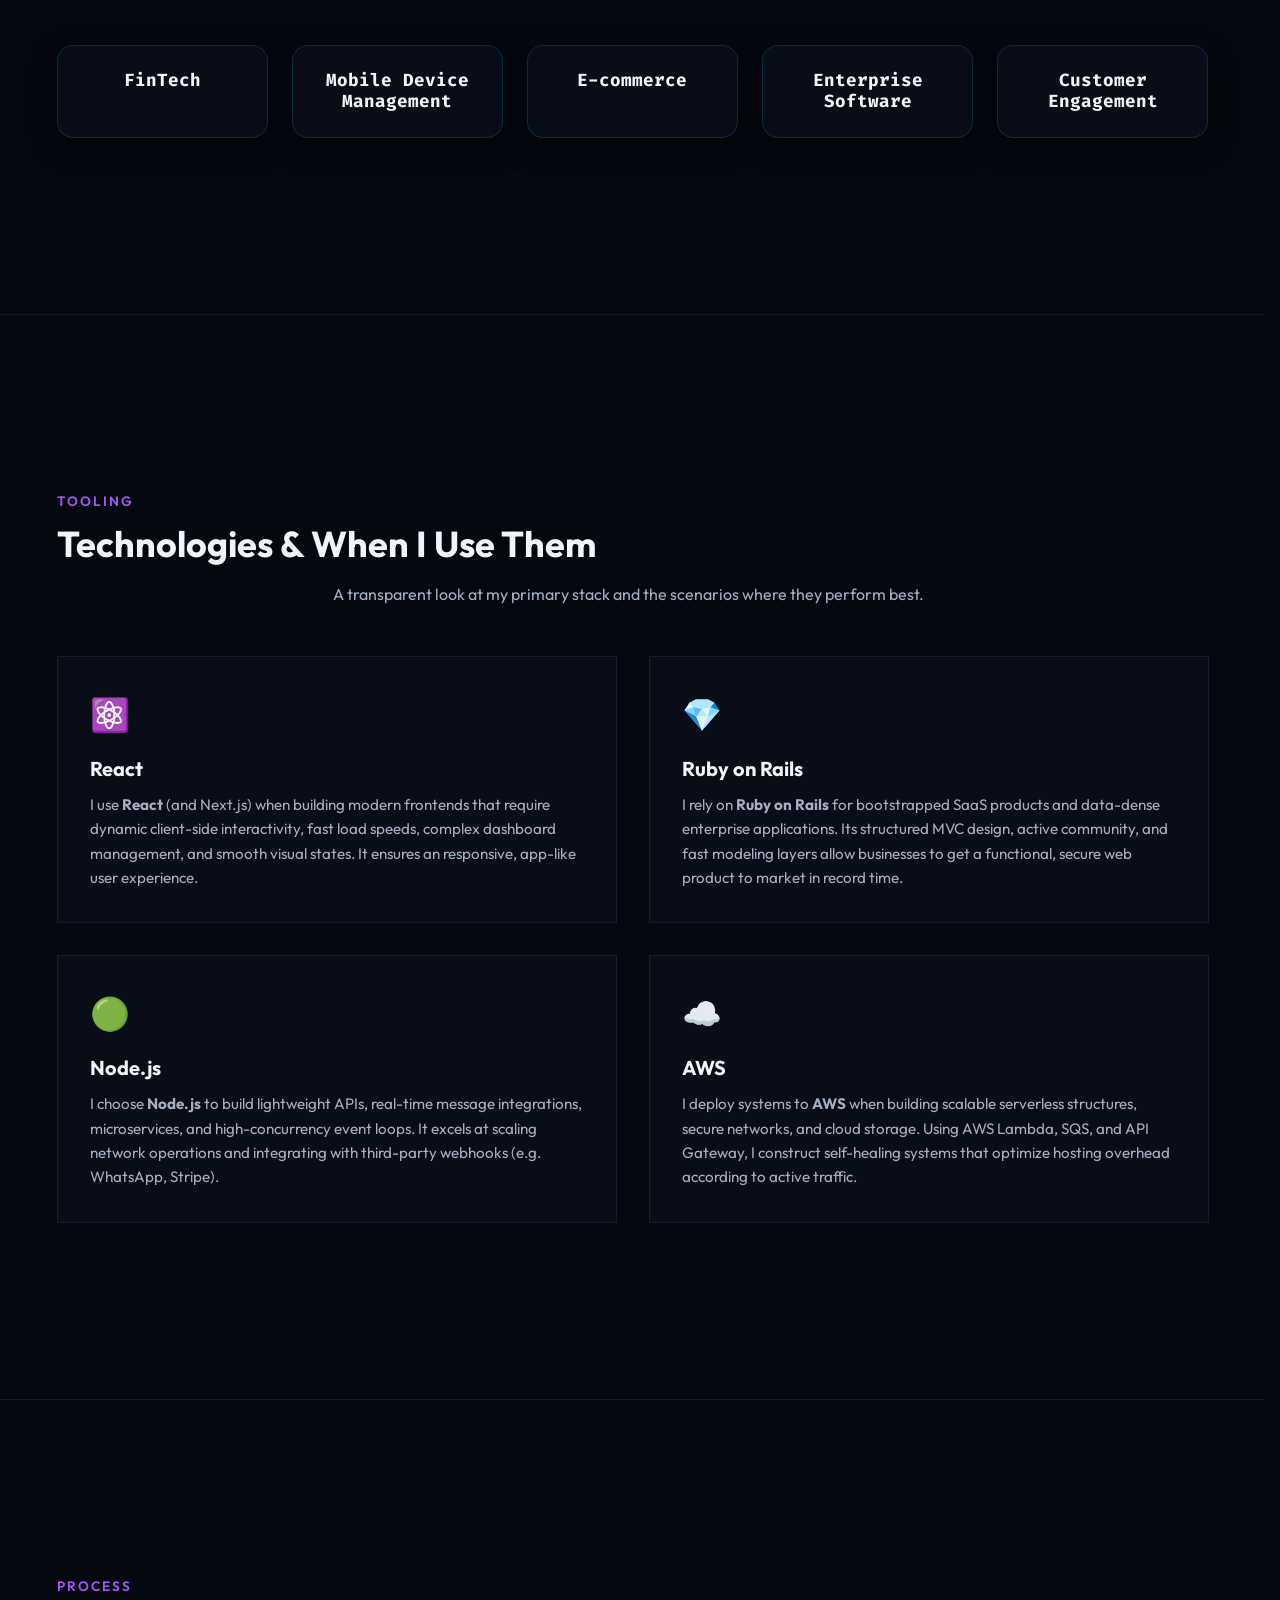
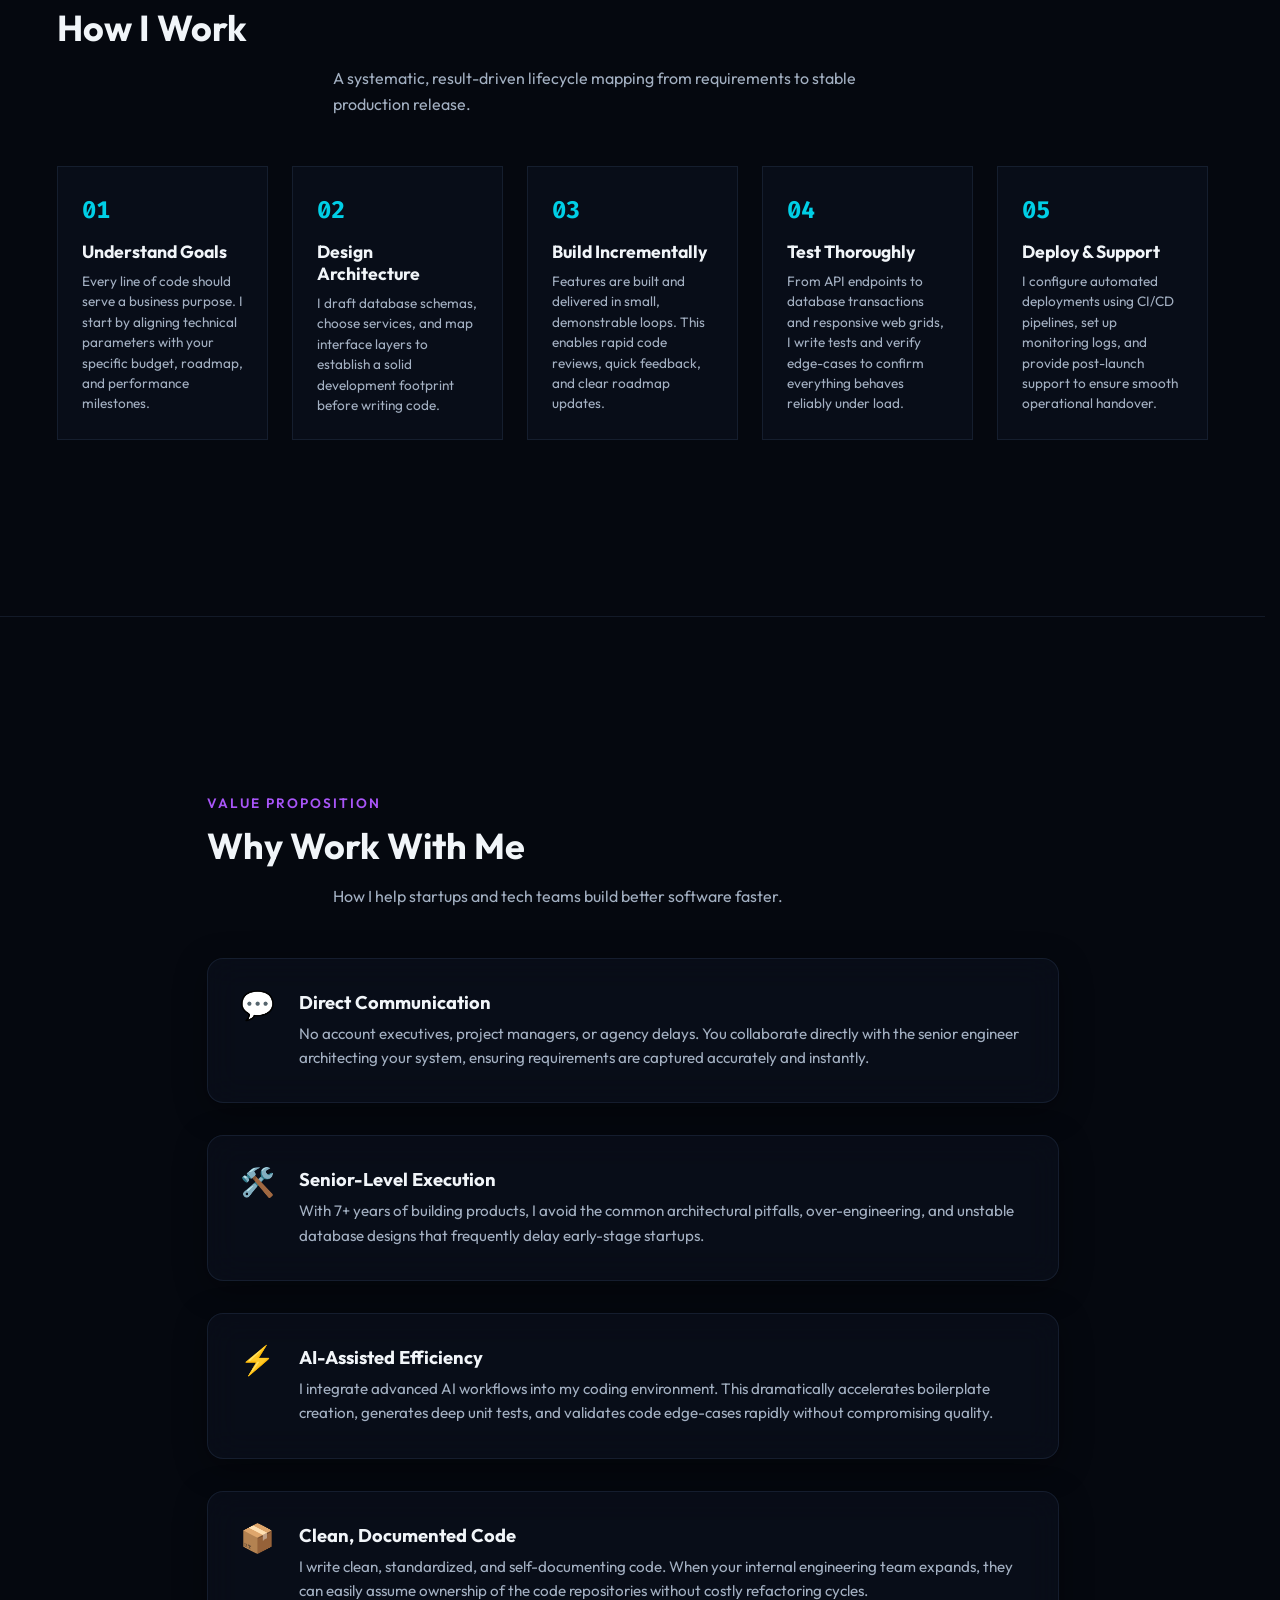
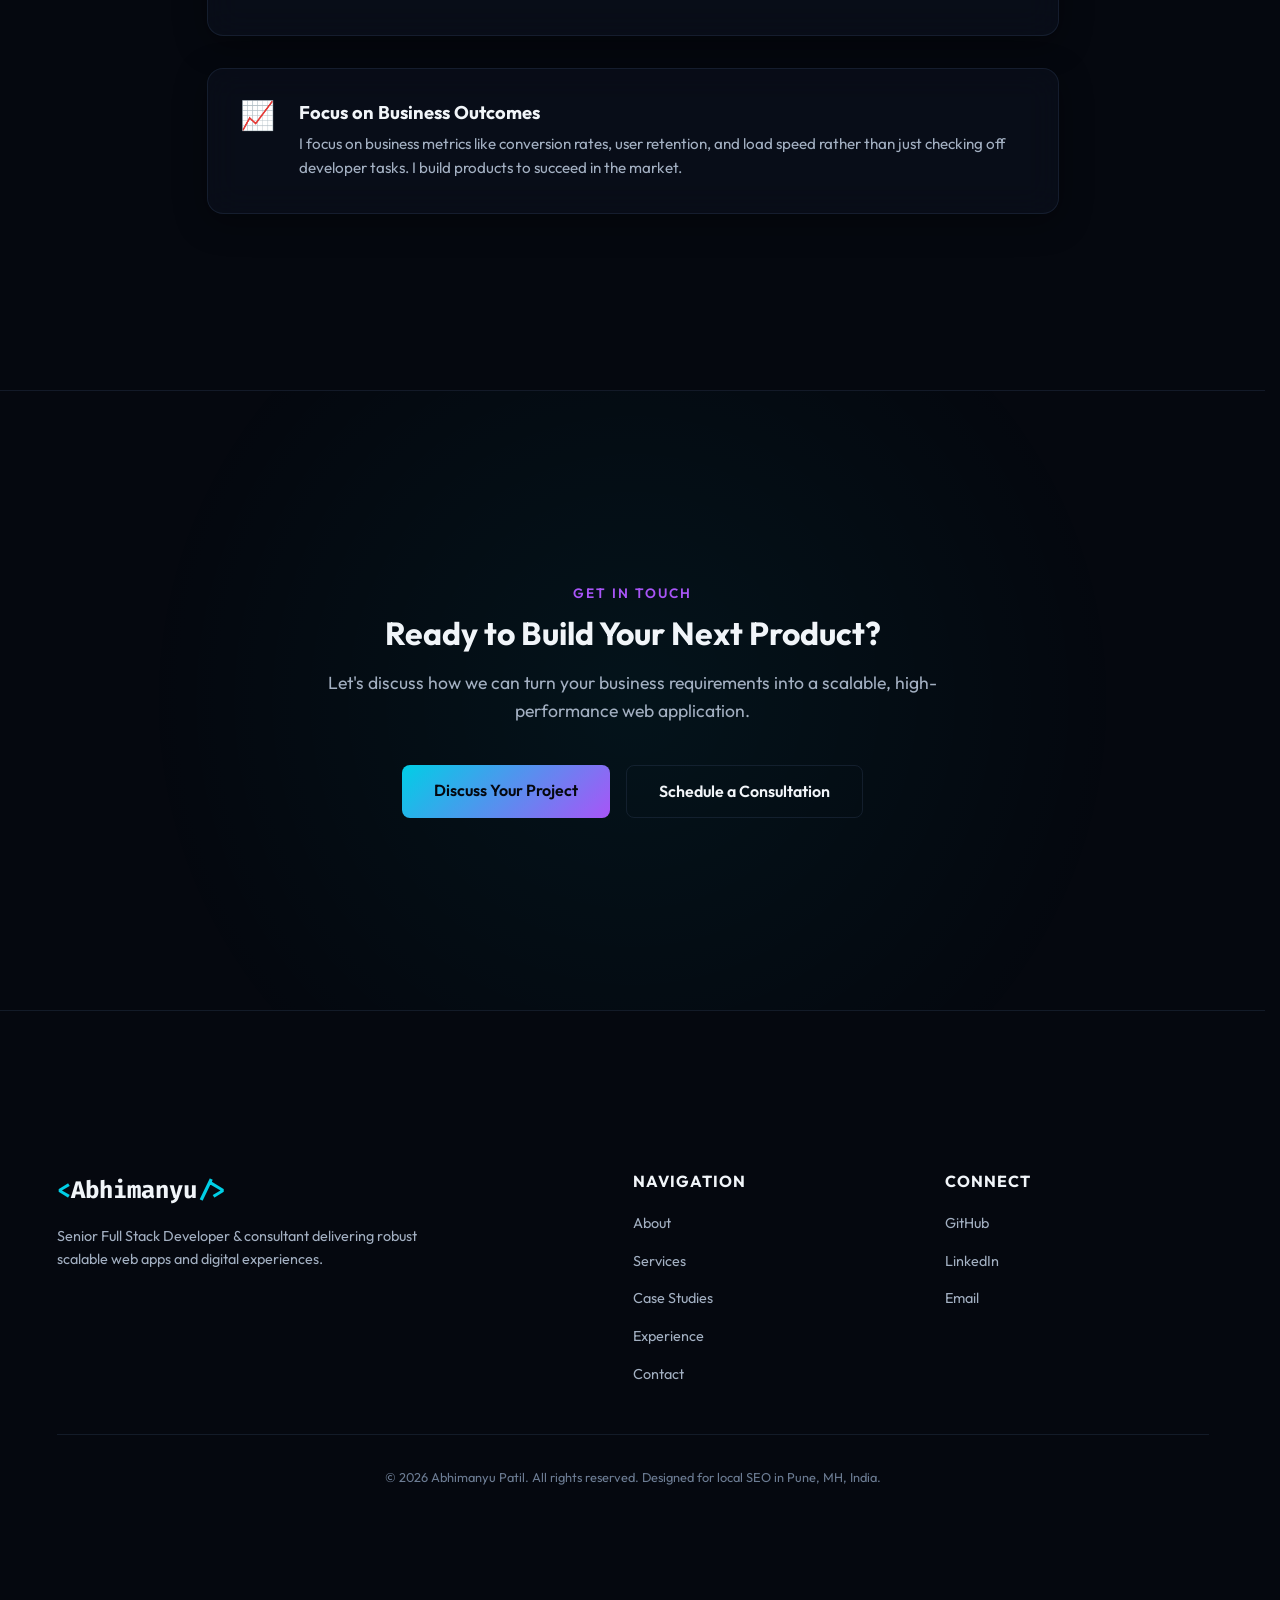
<file: about.html>
<!DOCTYPE html>
<html lang="en">
<head>
  <meta charset="UTF-8">
  <meta name="viewport" content="width=device-width, initial-scale=1.0">
  
  <!-- Google Analytics (gtag.js) -->
  <script async src="https://www.googletagmanager.com/gtag/js?id=G-195HX9BQJP"></script>
  <script>
    window.dataLayer = window.dataLayer || [];
    function gtag(){dataLayer.push(arguments);}
    gtag('js', new Date());

    gtag('config', 'G-195HX9BQJP');
  </script>
  
  <!-- Primary SEO Meta Tags -->
  <title>About Abhimanyu Patil | Freelance Full Stack Developer Pune</title>
  <meta name="description" content="Learn about Abhimanyu Patil, a freelance full-stack developer in Pune, India. 7+ years of experience building high-performance SaaS platforms, internal tools, ERPs, and cloud apps.">
  <meta name="keywords" content="freelance full stack developer pune, about Abhimanyu Patil, software engineer resume pune, react developer pune, rails consultant india">
  <meta name="author" content="Abhimanyu Patil">
  <meta name="robots" content="index, follow">
  <link rel="canonical" href="https://freelance.abhimanyupatil.com/about.html">
  
  <!-- Open Graph / Facebook -->
  <meta property="og:type" content="website">
  <meta property="og:url" content="https://freelance.abhimanyupatil.com/about.html">
  <meta property="og:title" content="About Abhimanyu Patil | Freelance Full Stack Developer Pune">
  <meta property="og:description" content="Learn about Abhimanyu Patil, a freelance full-stack developer in Pune, India. 7+ years of experience building high-performance SaaS platforms, internal tools, ERPs, and cloud apps.">

  <!-- Twitter -->
  <meta property="twitter:card" content="summary">
  <meta property="twitter:url" content="https://freelance.abhimanyupatil.com/about.html">
  <meta property="twitter:title" content="About Abhimanyu Patil | Freelance Full Stack Developer Pune">
  <meta property="twitter:description" content="Learn about Abhimanyu Patil, a freelance full-stack developer in Pune, India. 7+ years of experience building high-performance SaaS platforms, internal tools, ERPs, and cloud apps.">

  <!-- Favicon -->
  <link rel="icon" type="image/svg+xml" href="data:image/svg+xml,<svg xmlns=%22http://www.w3.org/2000/svg%22 viewBox=%220 0 100 100%22><text y=%22.9em%22 font-size=%2290%22>⚡</text></svg>">
  
  <!-- Google Fonts -->
  <link rel="preconnect" href="https://fonts.googleapis.com">
  <link rel="preconnect" href="https://fonts.gstatic.com" crossorigin>
  <link href="https://fonts.googleapis.com/css2?family=Fira+Code:wght@400;500;700&family=Outfit:wght@300;400;500;600;700;800&display=swap" rel="stylesheet">
  
  <!-- Stylesheet -->
  <link rel="stylesheet" href="index.css">

  <!-- Structured Data / JSON-LD for Local, Person & Breadcrumb SEO -->
  <script type="application/ld+json">
  {
    "@context": "https://schema.org",
    "@graph": [
      {
        "@type": ["LocalBusiness", "ProfessionalService"],
        "@id": "https://freelance.abhimanyupatil.com/#service",
        "name": "Abhimanyu Patil - Freelance Full Stack Developer in Pune",
        "url": "https://freelance.abhimanyupatil.com",
        "logo": "https://freelance.abhimanyupatil.com/assets/logo.png",
        "description": "Freelance Full Stack Developer in Pune with 7+ years of experience building scalable web applications using React, Node.js, Ruby on Rails, AWS, and modern JavaScript technologies.",
        "telephone": "+91 8446161390",
        "email": "abhimanyu.patil39@gmail.com",
        "priceRange": "$$",
        "address": {
          "@type": "PostalAddress",
          "streetAddress": "Koregaon Park",
          "addressLocality": "Pune",
          "addressRegion": "Maharashtra",
          "postalCode": "411001",
          "addressCountry": "IN"
        }
      },
      {
        "@type": "Person",
        "@id": "https://freelance.abhimanyupatil.com/#person",
        "name": "Abhimanyu Patil",
        "jobTitle": "Senior Freelance Full Stack Developer",
        "description": "Senior Full Stack Developer specializing in React, Node.js, Ruby on Rails, AWS, and scalable web application development.",
        "worksFor": {
          "@id": "https://freelance.abhimanyupatil.com/#service"
        },
        "sameAs": [
          "https://github.com/abhimanyuPatil/",
          "https://www.linkedin.com/in/abhimanyu-patil91/"
        ]
      },
      {
        "@type": "BreadcrumbList",
        "@id": "https://freelance.abhimanyupatil.com/about.html#breadcrumb",
        "itemListElement": [
          {
            "@type": "ListItem",
            "position": 1,
            "name": "Home",
            "item": "https://freelance.abhimanyupatil.com"
          },
          {
            "@type": "ListItem",
            "position": 2,
            "name": "About",
            "item": "https://freelance.abhimanyupatil.com/about.html"
          }
        ]
      }
    ]
  }
  </script>
</head>
<body>
  <!-- Ambient background glow effects -->
  <div class="ambient-glow glow-1"></div>
  <div class="ambient-glow glow-2"></div>
  <div class="grid-overlay"></div>

  <!-- Navigation Bar -->
  <header class="navbar">
    <div class="navbar-container">
      <a href="index.html" class="logo">
        <span class="logo-bracket">&lt;</span>Abhimanyu<span class="logo-bracket">/&gt;</span>
      </a>
      <nav>
        <ul class="nav-links">
          <li><a href="about.html" class="active">About</a></li>
          <li><a href="index.html#services">Services</a></li>
          <li><a href="case-studies/index.html">Case Studies</a></li>
          <li><a href="index.html#experience">Experience</a></li>
          <li><a href="index.html#skills">Skills</a></li>
          <li><a href="index.html#contact">Contact</a></li>
        </ul>
      </nav>
      <!-- Mobile menu trigger -->
      <button class="mobile-menu-btn" id="mobile-menu-toggle" aria-label="Toggle Menu" aria-expanded="false">
        <span class="bar"></span>
        <span class="bar"></span>
        <span class="bar"></span>
      </button>
    </div>
  </header>

  <!-- Mobile Menu Overlay -->
  <div id="nav-menu" class="mobile-nav">
    <button class="mobile-nav-close" id="mobile-menu-close" aria-label="Close Menu">&times;</button>
    <ul class="mobile-nav-links">
      <li><a href="about.html">About</a></li>
      <li><a href="index.html#services">Services</a></li>
      <li><a href="case-studies/index.html">Case Studies</a></li>
      <li><a href="index.html#experience">Experience</a></li>
      <li><a href="index.html#skills">Skills</a></li>
      <li><a href="index.html#contact">Contact</a></li>
    </ul>
  </div>

  <main>
    <!-- Visual Breadcrumb Navigation Trail -->
    <div class="breadcrumb-container">
      <div class="section-container">
        <nav aria-label="Breadcrumb" class="breadcrumb">
          <ol>
            <li><a href="index.html">Home</a></li>
            <li><span class="separator">&gt;</span></li>
            <li><span class="current">About</span></li>
          </ol>
        </nav>
      </div>
    </div>

    <!-- Hero Section -->
    <section class="hero-section" style="border-block-end: 1px solid var(--border-color);">
      <div class="section-container grid-2">
        <div class="hero-text-side">
          <div class="hero-badge">About Me</div>
          <h1 class="hero-title">
            Hi, I'm <span class="highlight">Abhimanyu Patil</span>
          </h1>
          <p class="hero-subtitle" style="margin-block-end: 2rem;">
            A Freelance Full Stack Developer based in Pune, India. I help startups and growing businesses build scalable web applications using React, Node.js, Ruby on Rails, and AWS.
          </p>
          <div class="hero-actions">
            <a href="index.html#contact" class="btn btn-primary">Discuss Your Project</a>
            <a href="#story" class="btn btn-secondary">Read My Story</a>
          </div>
        </div>
        <div class="about-visual" style="display: flex; align-items: center; justify-content: center;">
          <div class="glass-card profile-card" style="width: 100%; max-width: 380px;">
            <div class="profile-avatar-container">
              <svg class="profile-avatar" viewBox="0 0 200 200" xmlns="http://www.w3.org/2000/svg">
                <defs>
                  <linearGradient id="gradAbout" x1="0%" y1="0%" x2="100%" y2="100%">
                    <stop offset="0%" style="stop-color:var(--neon-cyan);stop-opacity:1" />
                    <stop offset="100%" style="stop-color:var(--neon-purple);stop-opacity:1" />
                  </linearGradient>
                </defs>
                <circle cx="100" cy="100" r="90" fill="none" stroke="url(#gradAbout)" stroke-width="4" />
                <path d="M60,150 C60,110 140,110 140,150" fill="url(#gradAbout)" opacity="0.8" />
                <circle cx="100" cy="75" r="25" fill="url(#gradAbout)" />
                <path d="M90,115 L110,115 L100,135 Z" fill="var(--bg-card)" />
              </svg>
            </div>
            <div class="profile-details" style="text-align: center;">
              <h3 style="margin-block-end: 0.5rem; font-size: 1.4rem;">Abhimanyu Patil</h3>
              <p class="profile-tag" style="color: var(--neon-cyan); margin-block-end: 1rem; font-family: var(--font-mono); font-size: 0.9rem;">Senior Freelance Developer</p>
              <div class="profile-meta" style="display: flex; flex-direction: column; gap: 0.5rem; font-size: 0.85rem; color: var(--text-secondary);">
                <span>📍 Pune, Maharashtra, India</span>
                <span>💼 7+ Years Experience</span>
                <span>💻 Specialized Full Stack Architect</span>
              </div>
            </div>
          </div>
        </div>
      </div>
    </section>

    <!-- My Story Section -->
    <section id="story" style="padding-block: 5rem; border-block-end: 1px solid var(--border-color);">
      <div class="section-container" style="max-width: 800px;">
        <div class="section-badge">Journey</div>
        <h2 class="section-title">My Story</h2>
        <div style="font-size: 1.1rem; color: var(--text-secondary); line-height: 1.8; display: flex; flex-direction: column; gap: 1.5rem;">
          <p>
            My engineering journey began with a curiosity about how robust and responsive platforms are built from scratch. Over <strong>7+ years</strong>, I have focused on solving actual business problems for startups and growing enterprises, bridging the gap between product requirements and stable, scalable technology stacks.
          </p>
          <p>
            Early in my career, I focused on database query optimization and API architectures. I realized that a fast, well-modeled backend is the foundation of any successful business tool. This drew me towards technologies like <strong>Ruby on Rails</strong> for fast iteration and <strong>Node.js</strong> for handling real-time and event-driven data flows.
          </p>
          <p>
            As client demands evolved, I expanded my focus into highly interactive frontend architectures, mastering <strong>React</strong> to create smooth, responsive client-side user interfaces. Over the years, I have architected and deployed complex dashboard panels, WhatsApp-integrated notification channels, global payment processing modules, and robust ERP solutions on cloud platforms like <strong>AWS</strong>.
          </p>
          <p>
            Today, I operate as an independent freelance consultant and full-stack developer. I assist tech founders and business leaders in transforming their visions into tangible, production-ready software systems with minimal overhead and clean, maintainable code structures.
          </p>
        </div>
      </div>
    </section>

    <!-- What I Help Businesses Build -->
    <section id="build" style="padding-block: 5rem; border-block-end: 1px solid var(--border-color);">
      <div class="section-container">
        <div class="section-badge">Offerings</div>
        <h2 class="section-title" style="margin-block-end: 1rem;">What I Help Businesses Build</h2>
        <p class="section-subtitle" style="margin-block-end: 3rem;">Custom-designed digital solutions optimized for reliability and growth.</p>
        
        <div class="about-grid-3">
          <div class="glass-card" style="padding: 2rem;">
            <div style="font-size: 2.2rem; margin-block-end: 1rem;">🚀</div>
            <h3 style="font-size: 1.25rem; margin-block-end: 0.75rem; color: var(--text-primary);">SaaS Platforms</h3>
            <p style="font-size: 0.95rem; color: var(--text-secondary); line-height: 1.6;">Multi-tenant web architectures, subscription management engines, and cloud setups designed to help you launch and scale quickly.</p>
          </div>
          
          <div class="glass-card" style="padding: 2rem;">
            <div style="font-size: 2.2rem; margin-block-end: 1rem;">🛠️</div>
            <h3 style="font-size: 1.25rem; margin-block-end: 0.75rem; color: var(--text-primary);">Internal Business Tools</h3>
            <p style="font-size: 0.95rem; color: var(--text-secondary); line-height: 1.6;">Tailored operations panels, administrative dashboards, and tracking utilities to automate manual tasks and sync teams.</p>
          </div>
          
          <div class="glass-card" style="padding: 2rem;">
            <div style="font-size: 2.2rem; margin-block-end: 1rem;">📊</div>
            <h3 style="font-size: 1.25rem; margin-block-end: 0.75rem; color: var(--text-primary);">ERP Systems</h3>
            <p style="font-size: 0.95rem; color: var(--text-secondary); line-height: 1.6;">Resource management dashboards, complex inventory tracking mechanisms, and workflow automations tailored to specific business operations.</p>
          </div>
          
          <div class="glass-card" style="padding: 2rem;">
            <div style="font-size: 2.2rem; margin-block-end: 1rem;">🛒</div>
            <h3 style="font-size: 1.25rem; margin-block-end: 0.75rem; color: var(--text-primary);">E-commerce Platforms</h3>
            <p style="font-size: 0.95rem; color: var(--text-secondary); line-height: 1.6;">Custom storefront themes, checkout integrations, analytics event configurations, and automated marketing flows.</p>
          </div>
          
          <div class="glass-card" style="padding: 2rem;">
            <div style="font-size: 2.2rem; margin-block-end: 1rem;">🔒</div>
            <h3 style="font-size: 1.25rem; margin-block-end: 0.75rem; color: var(--text-primary);">Identity & Access Management</h3>
            <p style="font-size: 0.95rem; color: var(--text-secondary); line-height: 1.6;">Secure multi-factor user login layers, Role-Based Access Control (RBAC), API authentication, and data privacy protocols.</p>
          </div>
          
          <div class="glass-card" style="padding: 2rem;">
            <div style="font-size: 2.2rem; margin-block-end: 1rem;">☁️</div>
            <h3 style="font-size: 1.25rem; margin-block-end: 0.75rem; color: var(--text-primary);">Cloud Applications</h3>
            <p style="font-size: 0.95rem; color: var(--text-secondary); line-height: 1.6;">Serverless microservices, reliable background job queues, storage configs, and cloud hosting optimized for load changes.</p>
          </div>
        </div>
      </div>
    </section>

    <!-- Industries Section -->
    <section id="industries" style="padding-block: 5rem; border-block-end: 1px solid var(--border-color);">
      <div class="section-container">
        <div class="section-badge">Domain Experience</div>
        <h2 class="section-title" style="margin-block-end: 1rem;">Industries</h2>
        <p class="section-subtitle" style="margin-block-end: 3rem;">Broad business domain insight to design the right product features.</p>
        
        <div style="display: grid; grid-template-columns: repeat(auto-fit, minmax(200px, 1fr)); gap: 1.5rem;">
          <div class="glass-card" style="padding: 1.5rem; text-align: center; border-color: rgba(0, 242, 254, 0.15);">
            <h4 style="font-size: 1.1rem; color: var(--text-primary); font-family: var(--font-mono);">FinTech</h4>
          </div>
          <div class="glass-card" style="padding: 1.5rem; text-align: center; border-color: rgba(0, 242, 254, 0.15);">
            <h4 style="font-size: 1.1rem; color: var(--text-primary); font-family: var(--font-mono);">Mobile Device Management</h4>
          </div>
          <div class="glass-card" style="padding: 1.5rem; text-align: center; border-color: rgba(0, 242, 254, 0.15);">
            <h4 style="font-size: 1.1rem; color: var(--text-primary); font-family: var(--font-mono);">E-commerce</h4>
          </div>
          <div class="glass-card" style="padding: 1.5rem; text-align: center; border-color: rgba(0, 242, 254, 0.15);">
            <h4 style="font-size: 1.1rem; color: var(--text-primary); font-family: var(--font-mono);">Enterprise Software</h4>
          </div>
          <div class="glass-card" style="padding: 1.5rem; text-align: center; border-color: rgba(0, 242, 254, 0.15);">
            <h4 style="font-size: 1.1rem; color: var(--text-primary); font-family: var(--font-mono);">Customer Engagement</h4>
          </div>
        </div>
      </div>
    </section>

    <!-- Technologies Section -->
    <section id="technologies" style="padding-block: 5rem; border-block-end: 1px solid var(--border-color);">
      <div class="section-container">
        <div class="section-badge">Tooling</div>
        <h2 class="section-title" style="margin-block-end: 1rem;">Technologies & When I Use Them</h2>
        <p class="section-subtitle" style="margin-block-end: 3rem;">A transparent look at my primary stack and the scenarios where they perform best.</p>
        
        <div class="about-grid-2">
          <div class="tech-card">
            <div class="tech-icon">⚛️</div>
            <h3>React</h3>
            <p>
              I use <strong>React</strong> (and Next.js) when building modern frontends that require dynamic client-side interactivity, fast load speeds, complex dashboard management, and smooth visual states. It ensures an responsive, app-like user experience.
            </p>
          </div>
          
          <div class="tech-card">
            <div class="tech-icon">💎</div>
            <h3>Ruby on Rails</h3>
            <p>
              I rely on <strong>Ruby on Rails</strong> for bootstrapped SaaS products and data-dense enterprise applications. Its structured MVC design, active community, and fast modeling layers allow businesses to get a functional, secure web product to market in record time.
            </p>
          </div>
          
          <div class="tech-card">
            <div class="tech-icon">🟢</div>
            <h3>Node.js</h3>
            <p>
              I choose <strong>Node.js</strong> to build lightweight APIs, real-time message integrations, microservices, and high-concurrency event loops. It excels at scaling network operations and integrating with third-party webhooks (e.g. WhatsApp, Stripe).
            </p>
          </div>
          
          <div class="tech-card">
            <div class="tech-icon">☁️</div>
            <h3>AWS</h3>
            <p>
              I deploy systems to <strong>AWS</strong> when building scalable serverless structures, secure networks, and cloud storage. Using AWS Lambda, SQS, and API Gateway, I construct self-healing systems that optimize hosting overhead according to active traffic.
            </p>
          </div>
        </div>
      </div>
    </section>

    <!-- How I Work Section -->
    <section id="how-i-work" style="padding-block: 5rem; border-block-end: 1px solid var(--border-color);">
      <div class="section-container">
        <div class="section-badge">Process</div>
        <h2 class="section-title" style="margin-block-end: 1rem;">How I Work</h2>
        <p class="section-subtitle" style="margin-block-end: 3rem;">A systematic, result-driven lifecycle mapping from requirements to stable production release.</p>
        
        <div class="process-steps">
          <div class="process-step">
            <span class="process-number">01</span>
            <h3>Understand Goals</h3>
            <p>Every line of code should serve a business purpose. I start by aligning technical parameters with your specific budget, roadmap, and performance milestones.</p>
          </div>
          
          <div class="process-step">
            <span class="process-number">02</span>
            <h3>Design Architecture</h3>
            <p>I draft database schemas, choose services, and map interface layers to establish a solid development footprint before writing code.</p>
          </div>
          
          <div class="process-step">
            <span class="process-number">03</span>
            <h3>Build Incrementally</h3>
            <p>Features are built and delivered in small, demonstrable loops. This enables rapid code reviews, quick feedback, and clear roadmap updates.</p>
          </div>
          
          <div class="process-step">
            <span class="process-number">04</span>
            <h3>Test Thoroughly</h3>
            <p>From API endpoints to database transactions and responsive web grids, I write tests and verify edge-cases to confirm everything behaves reliably under load.</p>
          </div>
          
          <div class="process-step">
            <span class="process-number">05</span>
            <h3>Deploy & Support</h3>
            <p>I configure automated deployments using CI/CD pipelines, set up monitoring logs, and provide post-launch support to ensure smooth operational handover.</p>
          </div>
        </div>
      </div>
    </section>

    <!-- Why Work With Me -->
    <section id="why-work-with-me" style="padding-block: 5rem; border-block-end: 1px solid var(--border-color);">
      <div class="section-container" style="max-width: 900px;">
        <div class="section-badge">Value Proposition</div>
        <h2 class="section-title" style="margin-block-end: 1rem;">Why Work With Me</h2>
        <p class="section-subtitle" style="margin-block-end: 3rem;">How I help startups and tech teams build better software faster.</p>
        
        <div style="display: grid; grid-template-columns: 1fr; gap: 2rem;">
          <div class="glass-card" style="padding: 2rem; display: flex; gap: 1.5rem; align-items: flex-start;">
            <div style="font-size: 1.75rem; color: var(--neon-cyan); line-height: 1;">💬</div>
            <div>
              <h3 style="font-size: 1.15rem; margin-block-end: 0.5rem; color: var(--text-primary);">Direct Communication</h3>
              <p style="font-size: 0.95rem; color: var(--text-secondary); line-height: 1.6;">No account executives, project managers, or agency delays. You collaborate directly with the senior engineer architecting your system, ensuring requirements are captured accurately and instantly.</p>
            </div>
          </div>
          
          <div class="glass-card" style="padding: 2rem; display: flex; gap: 1.5rem; align-items: flex-start;">
            <div style="font-size: 1.75rem; color: var(--neon-cyan); line-height: 1;">🛠️</div>
            <div>
              <h3 style="font-size: 1.15rem; margin-block-end: 0.5rem; color: var(--text-primary);">Senior-Level Execution</h3>
              <p style="font-size: 0.95rem; color: var(--text-secondary); line-height: 1.6;">With 7+ years of building products, I avoid the common architectural pitfalls, over-engineering, and unstable database designs that frequently delay early-stage startups.</p>
            </div>
          </div>
          
          <div class="glass-card" style="padding: 2rem; display: flex; gap: 1.5rem; align-items: flex-start;">
            <div style="font-size: 1.75rem; color: var(--neon-cyan); line-height: 1;">⚡</div>
            <div>
              <h3 style="font-size: 1.15rem; margin-block-end: 0.5rem; color: var(--text-primary);">AI-Assisted Efficiency</h3>
              <p style="font-size: 0.95rem; color: var(--text-secondary); line-height: 1.6;">I integrate advanced AI workflows into my coding environment. This dramatically accelerates boilerplate creation, generates deep unit tests, and validates code edge-cases rapidly without compromising quality.</p>
            </div>
          </div>
          
          <div class="glass-card" style="padding: 2rem; display: flex; gap: 1.5rem; align-items: flex-start;">
            <div style="font-size: 1.75rem; color: var(--neon-cyan); line-height: 1;">📦</div>
            <div>
              <h3 style="font-size: 1.15rem; margin-block-end: 0.5rem; color: var(--text-primary);">Clean, Documented Code</h3>
              <p style="font-size: 0.95rem; color: var(--text-secondary); line-height: 1.6;">I write clean, standardized, and self-documenting code. When your internal engineering team expands, they can easily assume ownership of the code repositories without costly refactoring cycles.</p>
            </div>
          </div>

          <div class="glass-card" style="padding: 2rem; display: flex; gap: 1.5rem; align-items: flex-start;">
            <div style="font-size: 1.75rem; color: var(--neon-cyan); line-height: 1;">📈</div>
            <div>
              <h3 style="font-size: 1.15rem; margin-block-end: 0.5rem; color: var(--text-primary);">Focus on Business Outcomes</h3>
              <p style="font-size: 0.95rem; color: var(--text-secondary); line-height: 1.6;">I focus on business metrics like conversion rates, user retention, and load speed rather than just checking off developer tasks. I build products to succeed in the market.</p>
            </div>
          </div>
        </div>
      </div>
    </section>

    <!-- CTA Section -->
    <section style="padding-block: 6rem; text-align: center; background: radial-gradient(circle at center, rgba(0, 242, 254, 0.05) 0%, transparent 70%);">
      <div class="section-container" style="max-width: 700px;">
        <div class="section-badge">Get In Touch</div>
        <h2 style="font-size: 2rem; margin-block-end: 1rem; color: var(--text-primary);">Ready to Build Your Next Product?</h2>
        <p style="color: var(--text-secondary); font-size: 1.1rem; margin-block-end: 2.5rem; line-height: 1.6;">
          Let's discuss how we can turn your business requirements into a scalable, high-performance web application.
        </p>
        <div style="display: flex; gap: 1rem; justify-content: center; flex-wrap: wrap;">
          <a href="index.html#contact" class="btn btn-primary">Discuss Your Project</a>
          <a href="mailto:abhimanyu.patil39@gmail.com" class="btn btn-secondary">Schedule a Consultation</a>
        </div>
      </div>
    </section>
  </main>

  <footer class="footer">
    <div class="section-container">
      <div class="footer-grid">
        <div class="footer-brand">
          <a href="index.html" class="logo">
            <span class="logo-bracket">&lt;</span>Abhimanyu<span class="logo-bracket">/&gt;</span>
          </a>
          <p>Senior Full Stack Developer & consultant delivering robust scalable web apps and digital experiences.</p>
        </div>
        <div class="footer-links">
          <h4>Navigation</h4>
          <ul>
            <li><a href="about.html">About</a></li>
            <li><a href="index.html#services">Services</a></li>
            <li><a href="case-studies/index.html">Case Studies</a></li>
            <li><a href="index.html#experience">Experience</a></li>
            <li><a href="index.html#contact">Contact</a></li>
          </ul>
        </div>
        <div class="footer-socials">
          <h4>Connect</h4>
          <ul>
            <li><a href="https://github.com/abhimanyuPatil/" target="_blank" rel="noopener noreferrer">GitHub</a></li>
            <li><a href="https://www.linkedin.com/in/abhimanyu-patil91/" target="_blank" rel="noopener noreferrer">LinkedIn</a></li>
            <li><a href="mailto:abhimanyu.patil39@gmail.com">Email</a></li>
          </ul>
        </div>
      </div>
      <div class="footer-bottom">
        <p>&copy; 2026 Abhimanyu Patil. All rights reserved. Designed for local SEO in Pune, MH, India.</p>
      </div>
    </div>
  </footer>

  <!-- Script file -->
  <script src="app.js"></script>
</body>
</html>
</file>
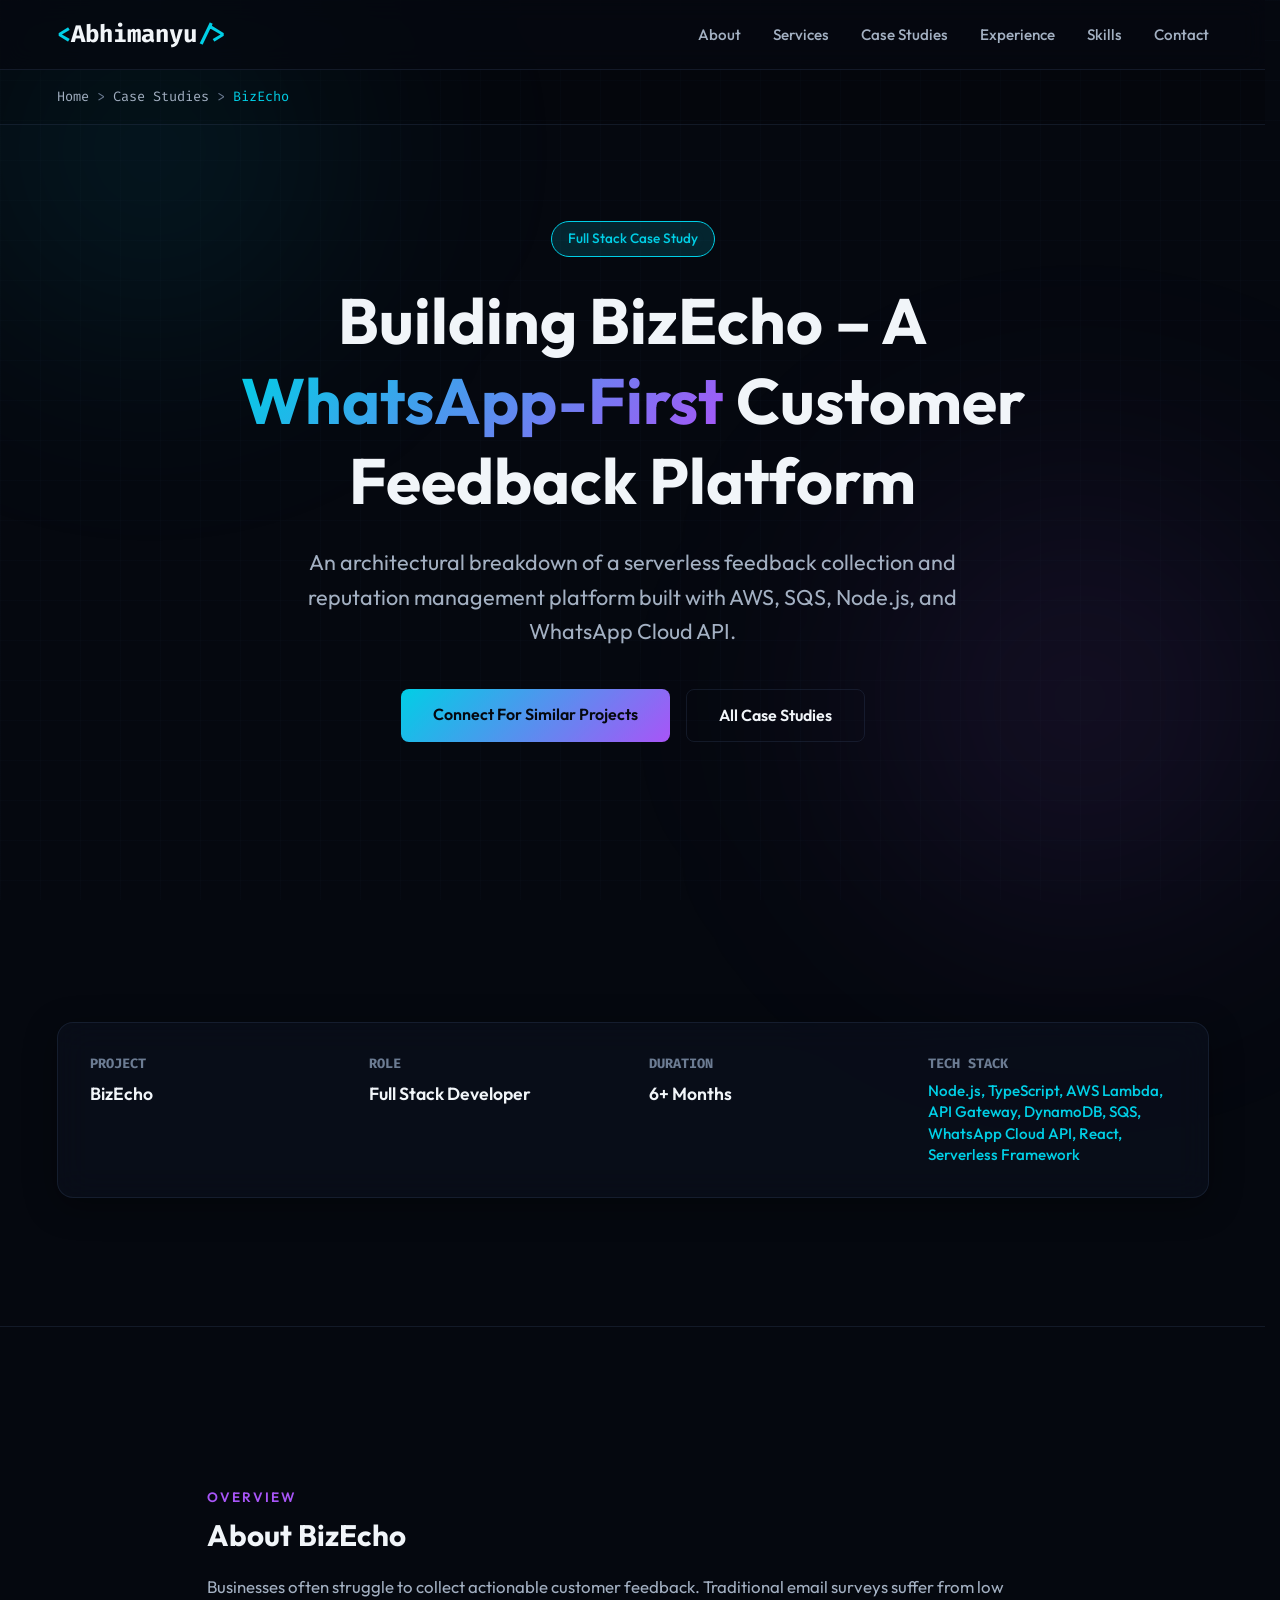
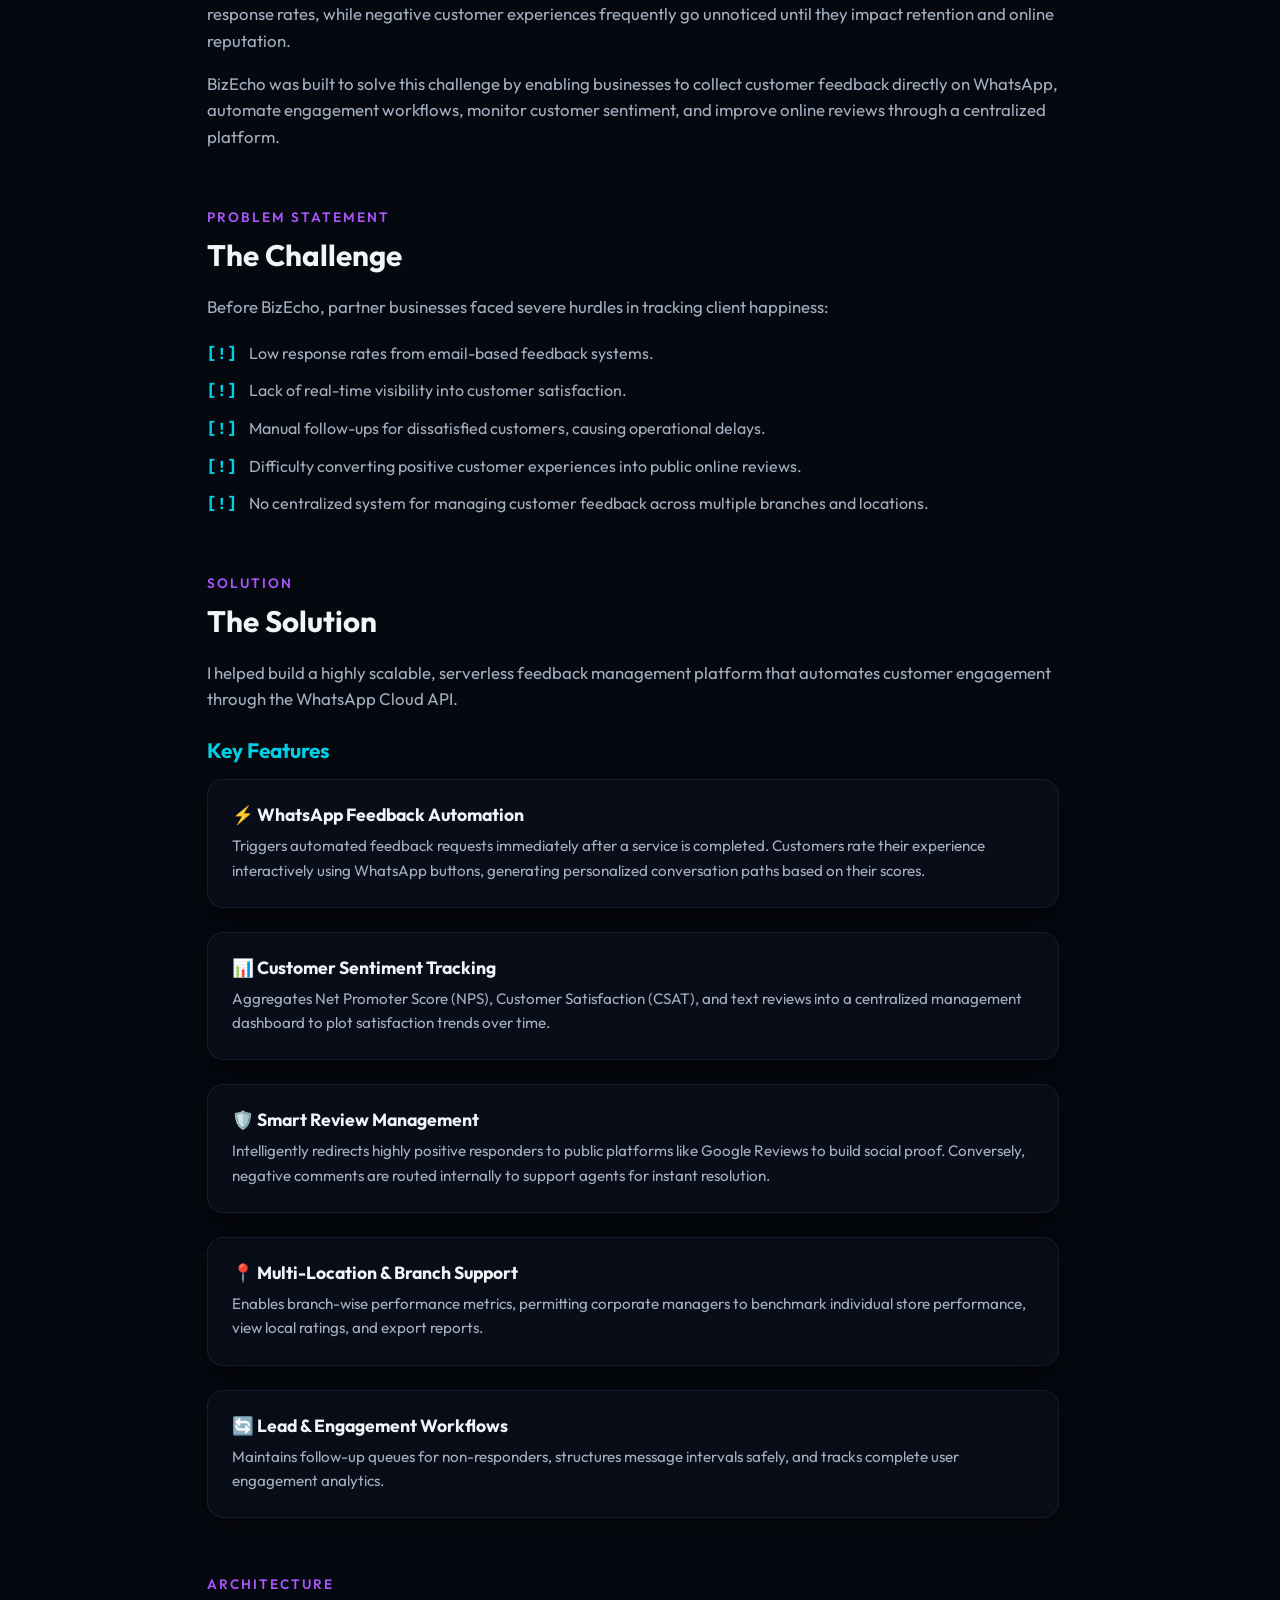
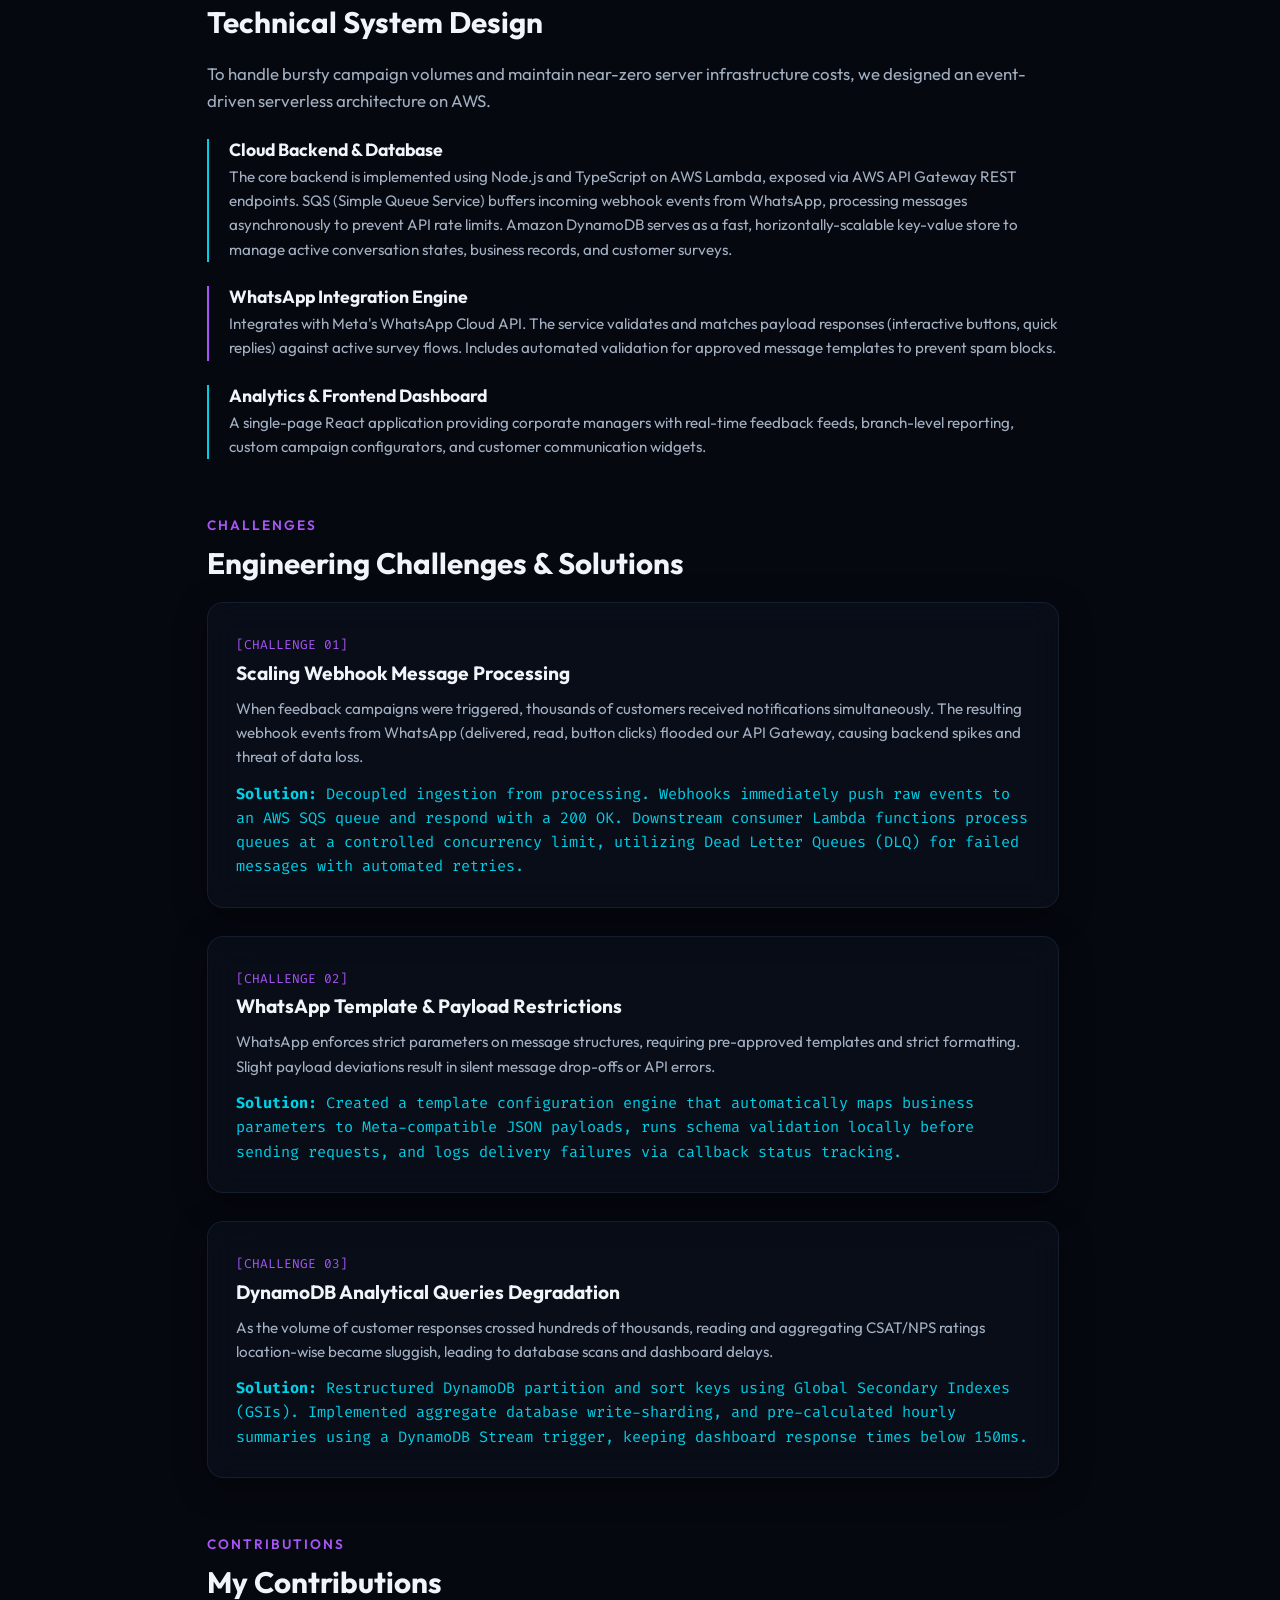
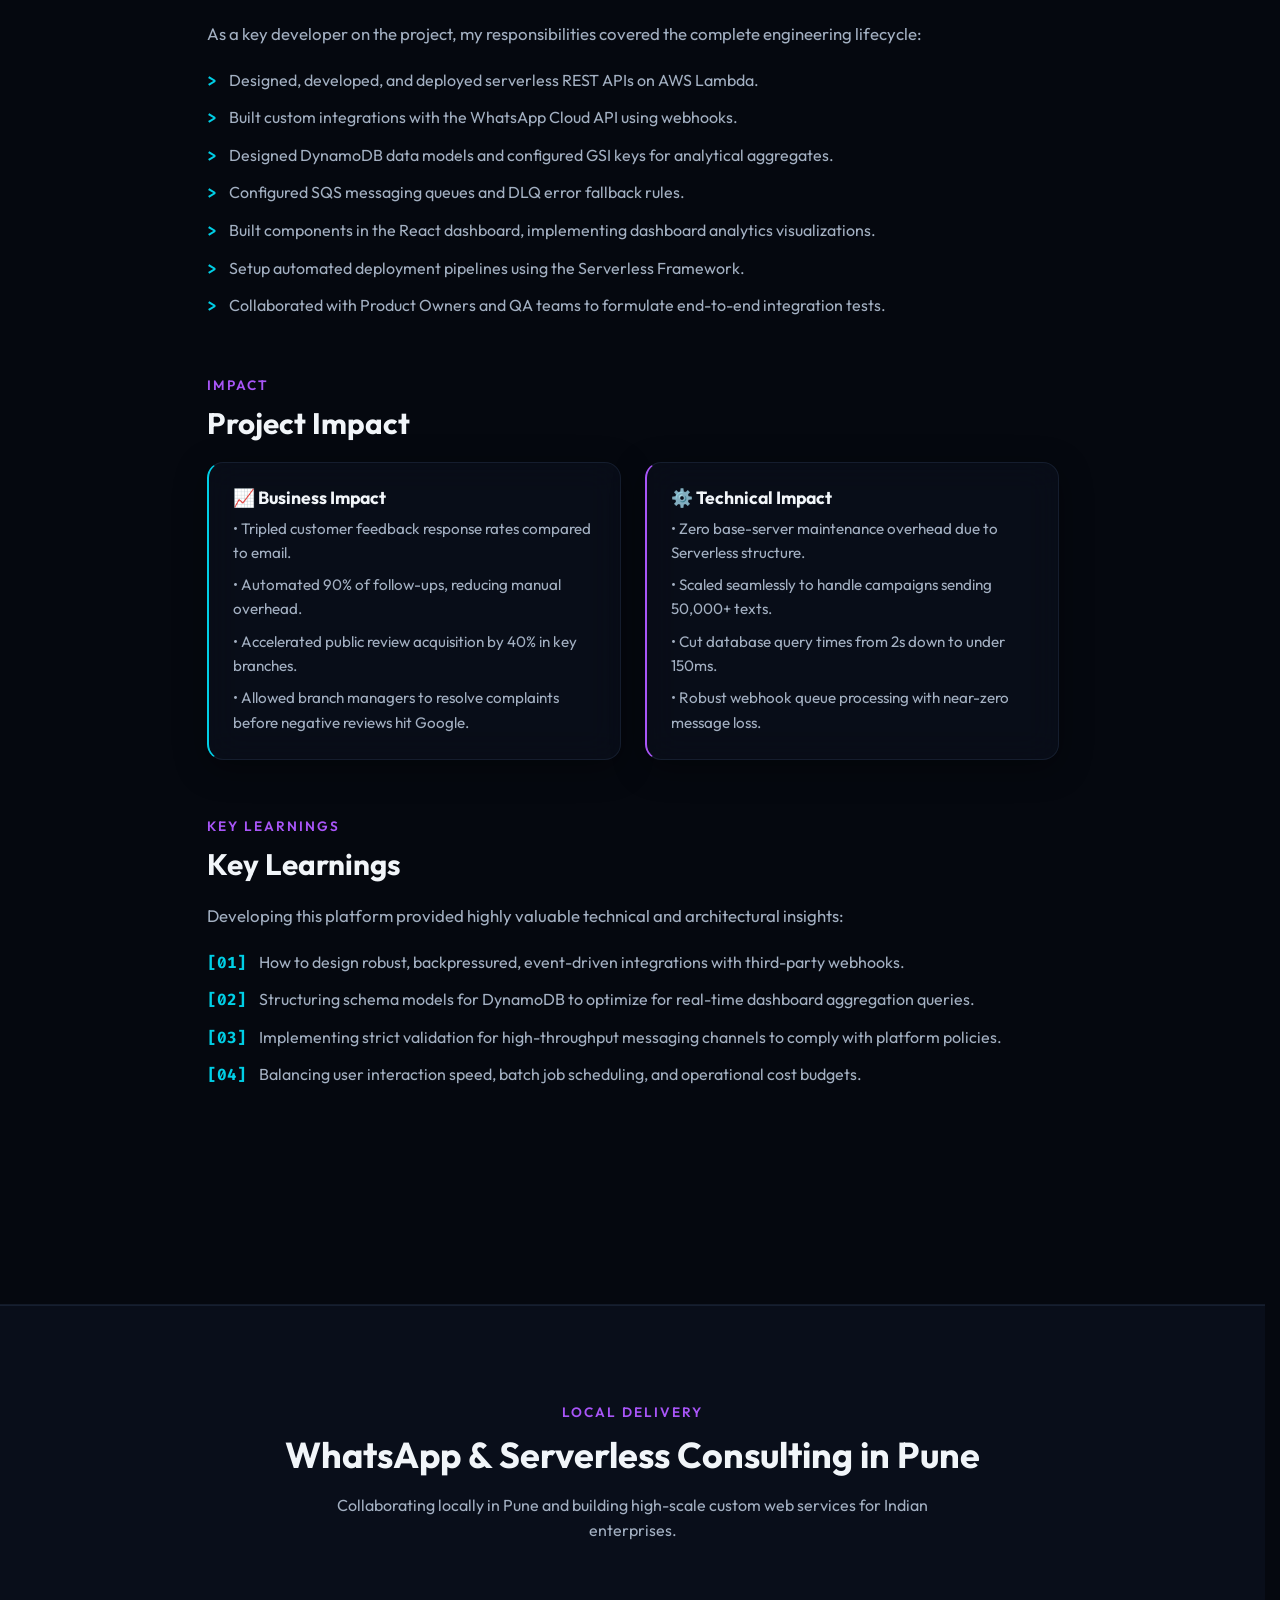
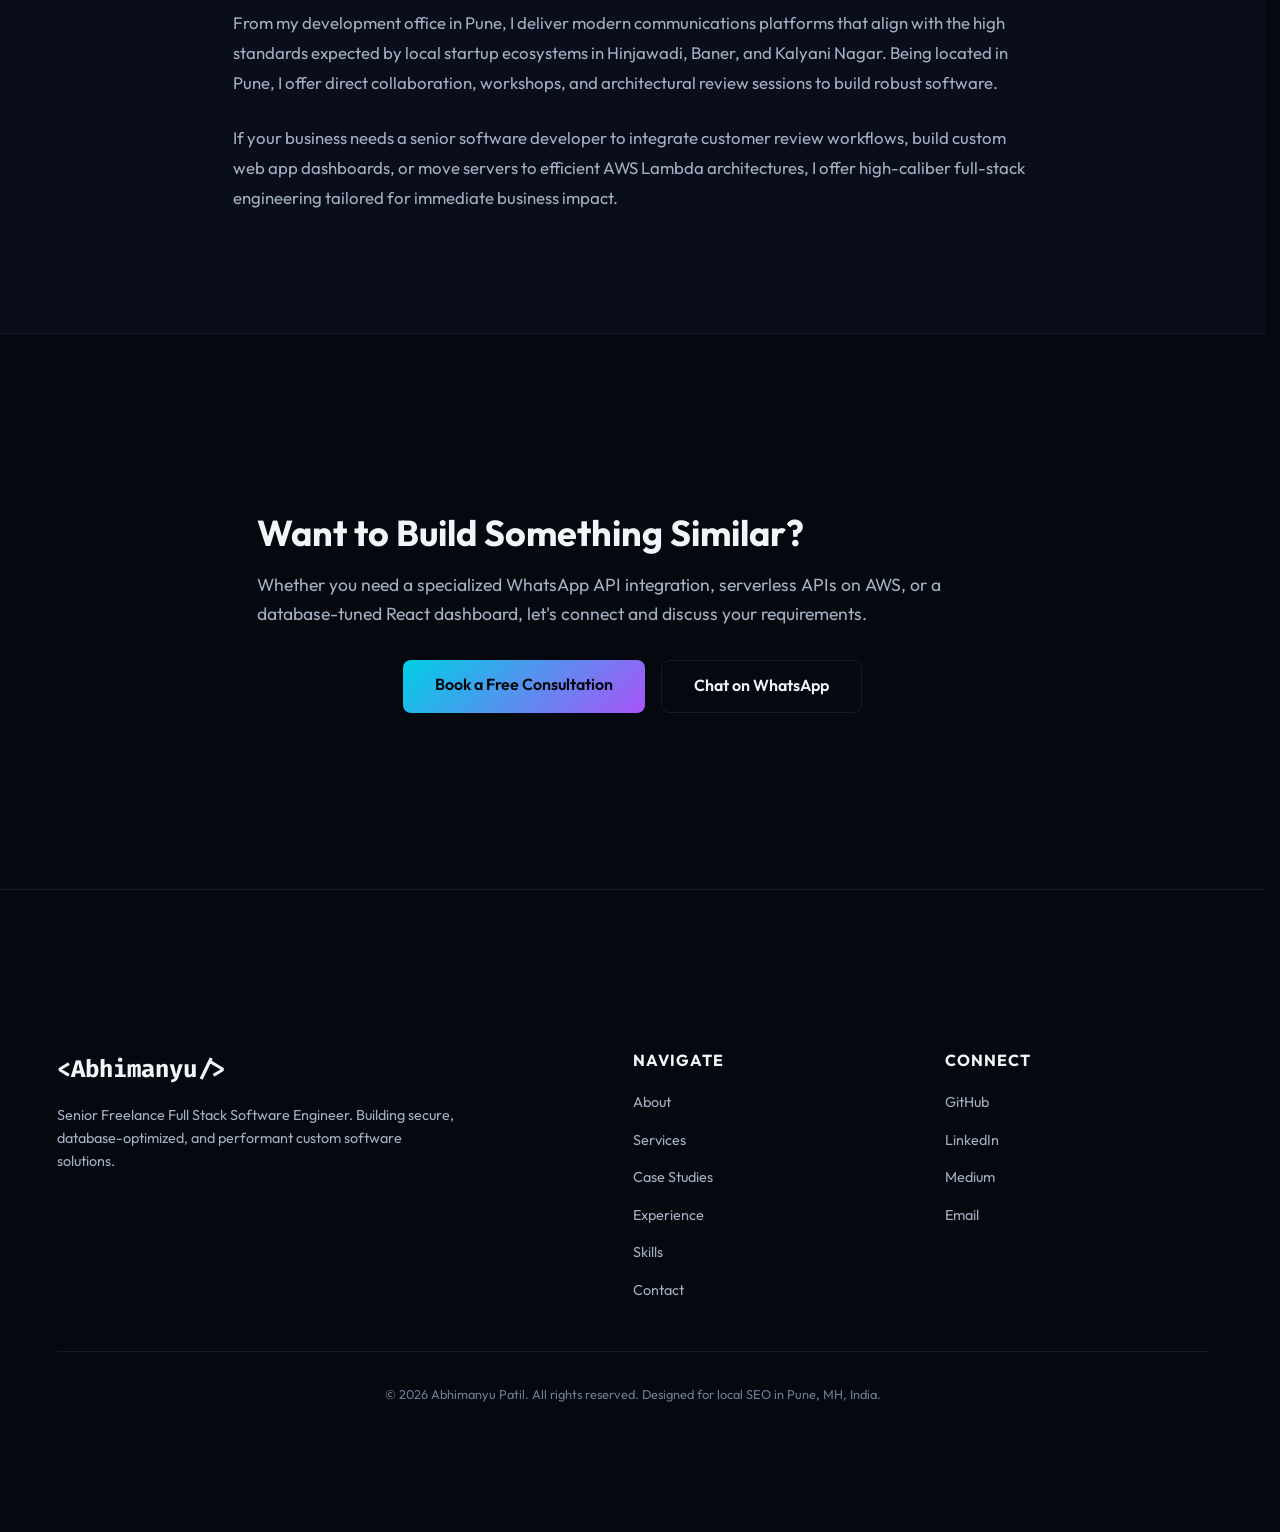
<file: case-studies/bizecho.html>
<!DOCTYPE html>
<html lang="en">
<head>
  <meta charset="UTF-8">
  <meta name="viewport" content="width=device-width, initial-scale=1.0">
  
  <!-- Google Analytics (gtag.js) -->
  <script async src="https://www.googletagmanager.com/gtag/js?id=G-195HX9BQJP"></script>
  <script>
    window.dataLayer = window.dataLayer || [];
    function gtag(){dataLayer.push(arguments);}
    gtag('js', new Date());

    gtag('config', 'G-195HX9BQJP');
  </script>
  
  <!-- Primary SEO Meta Tags -->
  <title>Case Study: BizEcho WhatsApp Feedback Platform | Abhimanyu Patil</title>
  <meta name="description" content="Discover how Abhimanyu Patil architected BizEcho, a serverless, event-driven WhatsApp feedback automation platform on AWS, Node.js, and DynamoDB for reputation management.">
  <meta name="keywords" content="whatsapp feedback automation, serverless case study, aws lambda dynamodb sqs, freelance full stack developer pune, Abhimanyu Patil">
  <meta name="author" content="Abhimanyu Patil">
  <meta name="robots" content="index, follow">
  <link rel="canonical" href="https://freelance.abhimanyupatil.com/case-studies/bizecho.html">
  
  <!-- Open Graph / Facebook -->
  <meta property="og:type" content="website">
  <meta property="og:url" content="https://freelance.abhimanyupatil.com/case-studies/bizecho.html">
  <meta property="og:title" content="Case Study: BizEcho WhatsApp Feedback Platform | Abhimanyu Patil">
  <meta property="og:description" content="Discover how Abhimanyu Patil architected BizEcho, a serverless, event-driven WhatsApp feedback automation platform on AWS, Node.js, and DynamoDB for reputation management.">

  <!-- Twitter -->
  <meta property="twitter:card" content="summary_large_image">
  <meta property="twitter:url" content="https://freelance.abhimanyupatil.com/case-studies/bizecho.html">
  <meta property="twitter:title" content="Case Study: BizEcho WhatsApp Feedback Platform | Abhimanyu Patil">
  <meta property="twitter:description" content="Discover how Abhimanyu Patil architected BizEcho, a serverless, event-driven WhatsApp feedback automation platform on AWS, Node.js, and DynamoDB for reputation management.">

  <!-- Favicon -->
  <link rel="icon" type="image/svg+xml" href="data:image/svg+xml,<svg xmlns=%22http://www.w3.org/2000/svg%22 viewBox=%220 0 100 100%22><text y=%22.9em%22 font-size=%2290%22>⚡</text></svg>">
  
  <!-- Google Fonts -->
  <link rel="preconnect" href="https://fonts.googleapis.com">
  <link rel="preconnect" href="https://fonts.gstatic.com" crossorigin>
  <link href="https://fonts.googleapis.com/css2?family=Fira+Code:wght@400;500;700&family=Outfit:wght@300;400;500;600;700;800&display=swap" rel="stylesheet">
  
  <!-- Stylesheet (Relative to parent folder) -->
  <link rel="stylesheet" href="../index.css">

  <!-- Structured Data / JSON-LD for Local, Person, Breadcrumb & TechArticle SEO -->
  <script type="application/ld+json">
  {
    "@context": "https://schema.org",
    "@graph": [
      {
        "@type": ["LocalBusiness", "ProfessionalService"],
        "@id": "https://freelance.abhimanyupatil.com/#service",
        "name": "Abhimanyu Patil - Freelance Full Stack Developer in Pune",
        "url": "https://freelance.abhimanyupatil.com",
        "logo": "https://freelance.abhimanyupatil.com/assets/logo.png",
        "description": "Hire an experienced Freelance Full Stack Developer in Pune with 7+ years of expertise in React, Node.js, Ruby on Rails, AWS, and scalable web application development.",
        "telephone": "+91 8446161390",
        "email": "abhimanyu.patil39@gmail.com",
        "priceRange": "$$",
        "address": {
          "@type": "PostalAddress",
          "streetAddress": "Koregaon Park",
          "addressLocality": "Pune",
          "addressRegion": "Maharashtra",
          "postalCode": "411001",
          "addressCountry": "IN"
        },
        "geo": {
          "@type": "GeoCoordinates",
          "latitude": "18.5362",
          "longitude": "73.8940"
        },
        "areaServed": [
          {
            "@type": "AdministrativeArea",
            "name": "Pune"
          },
          {
            "@type": "Country",
            "name": "India"
          }
        ]
      },
      {
        "@type": "Person",
        "@id": "https://freelance.abhimanyupatil.com/#person",
        "name": "Abhimanyu Patil",
        "jobTitle": "Senior Freelance Full Stack Developer",
        "worksFor": {
          "@type": "Organization",
          "name": "Freelance"
        },
        "alumniOf": {
          "@type": "EducationalOrganization",
          "name": "Pune University"
        },
        "sameAs": [
          "https://github.com/abhimanyuPatil/",
          "https://www.linkedin.com/in/abhimanyu-patil91/"
        ]
      },
      {
        "@type": "BreadcrumbList",
        "@id": "https://freelance.abhimanyupatil.com/case-studies/bizecho.html#breadcrumb",
        "itemListElement": [
          {
            "@type": "ListItem",
            "position": 1,
            "name": "Home",
            "item": "https://freelance.abhimanyupatil.com"
          },
          {
            "@type": "ListItem",
            "position": 2,
            "name": "Case Studies",
            "item": "https://freelance.abhimanyupatil.com/case-studies/index.html"
          },
          {
            "@type": "ListItem",
            "position": 3,
            "name": "BizEcho Case Study",
            "item": "https://freelance.abhimanyupatil.com/case-studies/bizecho.html"
          }
        ]
      },
      {
        "@type": "TechArticle",
        "@id": "https://freelance.abhimanyupatil.com/case-studies/bizecho.html#article",
        "headline": "Case Study: Building BizEcho – A WhatsApp-First Customer Feedback & Reputation Management Platform",
        "description": "How Abhimanyu Patil designed and built BizEcho, a serverless, event-driven WhatsApp feedback automation platform on AWS, Node.js, and DynamoDB.",
        "inLanguage": "en-US",
        "author": {
          "@type": "Person",
          "name": "Abhimanyu Patil"
        },
        "about": [
          {
            "@type": "Thing",
            "name": "WhatsApp Cloud API"
          },
          {
            "@type": "Thing",
            "name": "AWS Lambda"
          },
          {
            "@type": "Thing",
            "name": "Serverless Architecture"
          }
        ]
      }
    ]
  }
  </script>
</head>
<body>
  <!-- Ambient background glow effects -->
  <div class="ambient-glow glow-1"></div>
  <div class="ambient-glow glow-2"></div>
  <div class="grid-overlay"></div>

  <!-- Navigation Bar -->
  <header class="navbar">
    <div class="navbar-container">
      <a href="../index.html" class="logo">
        <span class="logo-bracket">&lt;</span>Abhimanyu<span class="logo-bracket">/&gt;</span>
      </a>
      <nav>
        <ul class="nav-links">
          <li><a href="../index.html#about">About</a></li>
          <li><a href="../index.html#services">Services</a></li>
          <li><a href="index.html" class="active">Case Studies</a></li>
          <li><a href="../index.html#experience">Experience</a></li>
          <li><a href="../index.html#skills">Skills</a></li>
          <li><a href="../index.html#contact">Contact</a></li>
        </ul>
      </nav>
      <!-- Mobile menu trigger -->
      <button class="mobile-menu-btn" id="mobile-menu-toggle" aria-label="Toggle Menu" aria-expanded="false">
        <span class="bar"></span>
        <span class="bar"></span>
        <span class="bar"></span>
      </button>
    </div>
  </header>

  <!-- Mobile Menu Overlay -->
  <div id="nav-menu" class="mobile-nav">
    <button class="mobile-nav-close" id="mobile-menu-close" aria-label="Close Menu">&times;</button>
    <ul class="mobile-nav-links">
      <li><a href="../index.html#about">About</a></li>
      <li><a href="../index.html#services">Services</a></li>
      <li><a href="index.html">Case Studies</a></li>
      <li><a href="../index.html#experience">Experience</a></li>
      <li><a href="../index.html#skills">Skills</a></li>
      <li><a href="../index.html#contact">Contact</a></li>
    </ul>
  </div>

  <main>
    <!-- Visual Breadcrumb Navigation Trail -->
    <div class="breadcrumb-container">
      <div class="section-container">
        <nav aria-label="Breadcrumb" class="breadcrumb">
          <ol>
            <li><a href="../index.html">Home</a></li>
            <li><span class="separator">&gt;</span></li>
            <li><a href="index.html">Case Studies</a></li>
            <li><span class="separator">&gt;</span></li>
            <li><span class="current">BizEcho</span></li>
          </ol>
        </nav>
      </div>
    </div>

    <!-- Case Study Hero Section -->
    <section class="hero-section">
      <div class="section-container">
        <div class="hero-badge">Full Stack Case Study</div>
        <h1 class="hero-title">
          Building BizEcho – A <span class="highlight">WhatsApp-First</span> Customer Feedback Platform
        </h1>
        <p class="hero-subtitle">
          An architectural breakdown of a serverless feedback collection and reputation management platform built with AWS, SQS, Node.js, and WhatsApp Cloud API.
        </p>
        <div class="hero-actions">
          <a href="../index.html#contact" class="btn btn-primary">Connect For Similar Projects</a>
          <a href="index.html" class="btn btn-secondary">All Case Studies</a>
        </div>
      </div>
    </section>

    <!-- Case Study Metadata / Tech Sheet -->
    <section style="padding-block: 2rem; border-bottom: 1px solid var(--border-color);">
      <div class="section-container">
        <div class="glass-card" style="display: grid; grid-template-columns: repeat(auto-fit, minmax(200px, 1fr)); gap: 2rem; padding: 2rem; text-align: left;">
          <div>
            <h3 style="font-size: 0.85rem; color: var(--text-muted); text-transform: uppercase; font-family: var(--font-mono); margin-bottom: 0.5rem;">Project</h3>
            <p style="font-size: 1.1rem; font-weight: 600; color: var(--text-primary); margin: 0;">BizEcho</p>
          </div>
          <div>
            <h3 style="font-size: 0.85rem; color: var(--text-muted); text-transform: uppercase; font-family: var(--font-mono); margin-bottom: 0.5rem;">Role</h3>
            <p style="font-size: 1.1rem; font-weight: 600; color: var(--text-primary); margin: 0;">Full Stack Developer</p>
          </div>
          <div>
            <h3 style="font-size: 0.85rem; color: var(--text-muted); text-transform: uppercase; font-family: var(--font-mono); margin-bottom: 0.5rem;">Duration</h3>
            <p style="font-size: 1.1rem; font-weight: 600; color: var(--text-primary); margin: 0;">6+ Months</p>
          </div>
          <div>
            <h3 style="font-size: 0.85rem; color: var(--text-muted); text-transform: uppercase; font-family: var(--font-mono); margin-bottom: 0.5rem;">Tech Stack</h3>
            <p style="font-size: 0.95rem; font-weight: 500; color: var(--neon-cyan); margin: 0; line-height: 1.4;">
              Node.js, TypeScript, AWS Lambda, API Gateway, DynamoDB, SQS, WhatsApp Cloud API, React, Serverless Framework
            </p>
          </div>
        </div>
      </div>
    </section>

    <!-- Detailed Case Study Body -->
    <section class="about-section" style="padding-block: 4rem;">
      <div class="section-container" style="max-width: 900px; margin: 0 auto; text-align: left;">
        
        <!-- Overview -->
        <div style="margin-bottom: 3.5rem;">
          <div class="section-badge">Overview</div>
          <h2 style="font-size: 1.85rem; margin-top: 0.5rem; margin-bottom: 1.25rem; color: var(--text-primary);">About BizEcho</h2>
          <p class="about-text" style="margin-bottom: 1rem;">
            Businesses often struggle to collect actionable customer feedback. Traditional email surveys suffer from low response rates, while negative customer experiences frequently go unnoticed until they impact retention and online reputation.
          </p>
          <p class="about-text">
            BizEcho was built to solve this challenge by enabling businesses to collect customer feedback directly on WhatsApp, automate engagement workflows, monitor customer sentiment, and improve online reviews through a centralized platform.
          </p>
        </div>

        <!-- Problem Statement -->
        <div style="margin-bottom: 3.5rem;">
          <div class="section-badge">Problem Statement</div>
          <h2 style="font-size: 1.85rem; margin-top: 0.5rem; margin-bottom: 1.25rem; color: var(--text-primary);">The Challenge</h2>
          <p class="about-text" style="margin-bottom: 1.25rem;">
            Before BizEcho, partner businesses faced severe hurdles in tracking client happiness:
          </p>
          <ul style="list-style: none; padding: 0; display: flex; flex-direction: column; gap: 0.75rem;">
            <li style="display: flex; gap: 0.75rem; align-items: flex-start;">
              <span style="color: var(--neon-cyan); font-family: var(--font-mono); font-weight: bold;">[!]</span>
              <span style="color: var(--text-secondary); line-height: 1.6;">Low response rates from email-based feedback systems.</span>
            </li>
            <li style="display: flex; gap: 0.75rem; align-items: flex-start;">
              <span style="color: var(--neon-cyan); font-family: var(--font-mono); font-weight: bold;">[!]</span>
              <span style="color: var(--text-secondary); line-height: 1.6;">Lack of real-time visibility into customer satisfaction.</span>
            </li>
            <li style="display: flex; gap: 0.75rem; align-items: flex-start;">
              <span style="color: var(--neon-cyan); font-family: var(--font-mono); font-weight: bold;">[!]</span>
              <span style="color: var(--text-secondary); line-height: 1.6;">Manual follow-ups for dissatisfied customers, causing operational delays.</span>
            </li>
            <li style="display: flex; gap: 0.75rem; align-items: flex-start;">
              <span style="color: var(--neon-cyan); font-family: var(--font-mono); font-weight: bold;">[!]</span>
              <span style="color: var(--text-secondary); line-height: 1.6;">Difficulty converting positive customer experiences into public online reviews.</span>
            </li>
            <li style="display: flex; gap: 0.75rem; align-items: flex-start;">
              <span style="color: var(--neon-cyan); font-family: var(--font-mono); font-weight: bold;">[!]</span>
              <span style="color: var(--text-secondary); line-height: 1.6;">No centralized system for managing customer feedback across multiple branches and locations.</span>
            </li>
          </ul>
        </div>

        <!-- Solution & Key Features -->
        <div style="margin-bottom: 3.5rem;">
          <div class="section-badge">Solution</div>
          <h2 style="font-size: 1.85rem; margin-top: 0.5rem; margin-bottom: 1.25rem; color: var(--text-primary);">The Solution</h2>
          <p class="about-text" style="margin-bottom: 1.5rem;">
            I helped build a highly scalable, serverless feedback management platform that automates customer engagement through the WhatsApp Cloud API.
          </p>
          
          <h3 style="font-size: 1.3rem; margin-bottom: 1rem; color: var(--neon-cyan);">Key Features</h3>
          
          <div style="display: grid; grid-template-columns: 1fr; gap: 1.5rem;">
            
            <div class="glass-card" style="padding: 1.5rem; text-align: left;">
              <h4 style="font-size: 1.1rem; color: var(--text-primary); margin-bottom: 0.5rem;">⚡ WhatsApp Feedback Automation</h4>
              <p style="color: var(--text-secondary); font-size: 0.95rem; line-height: 1.6; margin: 0;">
                Triggers automated feedback requests immediately after a service is completed. Customers rate their experience interactively using WhatsApp buttons, generating personalized conversation paths based on their scores.
              </p>
            </div>

            <div class="glass-card" style="padding: 1.5rem; text-align: left;">
              <h4 style="font-size: 1.1rem; color: var(--text-primary); margin-bottom: 0.5rem;">📊 Customer Sentiment Tracking</h4>
              <p style="color: var(--text-secondary); font-size: 0.95rem; line-height: 1.6; margin: 0;">
                Aggregates Net Promoter Score (NPS), Customer Satisfaction (CSAT), and text reviews into a centralized management dashboard to plot satisfaction trends over time.
              </p>
            </div>

            <div class="glass-card" style="padding: 1.5rem; text-align: left;">
              <h4 style="font-size: 1.1rem; color: var(--text-primary); margin-bottom: 0.5rem;">🛡️ Smart Review Management</h4>
              <p style="color: var(--text-secondary); font-size: 0.95rem; line-height: 1.6; margin: 0;">
                Intelligently redirects highly positive responders to public platforms like Google Reviews to build social proof. Conversely, negative comments are routed internally to support agents for instant resolution.
              </p>
            </div>

            <div class="glass-card" style="padding: 1.5rem; text-align: left;">
              <h4 style="font-size: 1.1rem; color: var(--text-primary); margin-bottom: 0.5rem;">📍 Multi-Location & Branch Support</h4>
              <p style="color: var(--text-secondary); font-size: 0.95rem; line-height: 1.6; margin: 0;">
                Enables branch-wise performance metrics, permitting corporate managers to benchmark individual store performance, view local ratings, and export reports.
              </p>
            </div>

            <div class="glass-card" style="padding: 1.5rem; text-align: left;">
              <h4 style="font-size: 1.1rem; color: var(--text-primary); margin-bottom: 0.5rem;">🔄 Lead & Engagement Workflows</h4>
              <p style="color: var(--text-secondary); font-size: 0.95rem; line-height: 1.6; margin: 0;">
                Maintains follow-up queues for non-responders, structures message intervals safely, and tracks complete user engagement analytics.
              </p>
            </div>

          </div>
        </div>

        <!-- Technical Architecture -->
        <div style="margin-bottom: 3.5rem;">
          <div class="section-badge">Architecture</div>
          <h2 style="font-size: 1.85rem; margin-top: 0.5rem; margin-bottom: 1.25rem; color: var(--text-primary);">Technical System Design</h2>
          <p class="about-text" style="margin-bottom: 1.5rem;">
            To handle bursty campaign volumes and maintain near-zero server infrastructure costs, we designed an event-driven serverless architecture on AWS.
          </p>

          <div style="display: flex; flex-direction: column; gap: 1.5rem;">
            <div style="border-left: 2px solid var(--neon-cyan); padding-left: 1.25rem;">
              <h4 style="font-size: 1.1rem; color: var(--text-primary); margin-bottom: 0.25rem;">Cloud Backend & Database</h4>
              <p style="color: var(--text-secondary); font-size: 0.95rem; line-height: 1.6; margin: 0;">
                The core backend is implemented using Node.js and TypeScript on AWS Lambda, exposed via AWS API Gateway REST endpoints. SQS (Simple Queue Service) buffers incoming webhook events from WhatsApp, processing messages asynchronously to prevent API rate limits. Amazon DynamoDB serves as a fast, horizontally-scalable key-value store to manage active conversation states, business records, and customer surveys.
              </p>
            </div>

            <div style="border-left: 2px solid var(--neon-purple); padding-left: 1.25rem;">
              <h4 style="font-size: 1.1rem; color: var(--text-primary); margin-bottom: 0.25rem;">WhatsApp Integration Engine</h4>
              <p style="color: var(--text-secondary); font-size: 0.95rem; line-height: 1.6; margin: 0;">
                Integrates with Meta's WhatsApp Cloud API. The service validates and matches payload responses (interactive buttons, quick replies) against active survey flows. Includes automated validation for approved message templates to prevent spam blocks.
              </p>
            </div>

            <div style="border-left: 2px solid var(--neon-cyan); padding-left: 1.25rem;">
              <h4 style="font-size: 1.1rem; color: var(--text-primary); margin-bottom: 0.25rem;">Analytics & Frontend Dashboard</h4>
              <p style="color: var(--text-secondary); font-size: 0.95rem; line-height: 1.6; margin: 0;">
                A single-page React application providing corporate managers with real-time feedback feeds, branch-level reporting, custom campaign configurators, and customer communication widgets.
              </p>
            </div>
          </div>
        </div>

        <!-- Challenges & Solutions -->
        <div style="margin-bottom: 3.5rem;">
          <div class="section-badge">Challenges</div>
          <h2 style="font-size: 1.85rem; margin-top: 0.5rem; margin-bottom: 1.25rem; color: var(--text-primary);">Engineering Challenges & Solutions</h2>
          
          <div style="display: flex; flex-direction: column; gap: 1.75rem;">
            
            <div class="glass-card" style="padding: 1.75rem; text-align: left;">
              <span style="font-family: var(--font-mono); font-size: 0.8rem; color: var(--neon-purple);">[CHALLENGE 01]</span>
              <h4 style="font-size: 1.2rem; margin-top: 0.25rem; margin-bottom: 0.75rem; color: var(--text-primary);">Scaling Webhook Message Processing</h4>
              <p style="color: var(--text-secondary); font-size: 0.95rem; line-height: 1.6; margin-bottom: 0.75rem;">
                When feedback campaigns were triggered, thousands of customers received notifications simultaneously. The resulting webhook events from WhatsApp (delivered, read, button clicks) flooded our API Gateway, causing backend spikes and threat of data loss.
              </p>
              <p style="color: var(--neon-cyan); font-size: 0.95rem; line-height: 1.6; margin: 0; font-family: var(--font-mono);">
                <strong>Solution:</strong> Decoupled ingestion from processing. Webhooks immediately push raw events to an AWS SQS queue and respond with a 200 OK. Downstream consumer Lambda functions process queues at a controlled concurrency limit, utilizing Dead Letter Queues (DLQ) for failed messages with automated retries.
              </p>
            </div>

            <div class="glass-card" style="padding: 1.75rem; text-align: left;">
              <span style="font-family: var(--font-mono); font-size: 0.8rem; color: var(--neon-purple);">[CHALLENGE 02]</span>
              <h4 style="font-size: 1.2rem; margin-top: 0.25rem; margin-bottom: 0.75rem; color: var(--text-primary);">WhatsApp Template & Payload Restrictions</h4>
              <p style="color: var(--text-secondary); font-size: 0.95rem; line-height: 1.6; margin-bottom: 0.75rem;">
                WhatsApp enforces strict parameters on message structures, requiring pre-approved templates and strict formatting. Slight payload deviations result in silent message drop-offs or API errors.
              </p>
              <p style="color: var(--neon-cyan); font-size: 0.95rem; line-height: 1.6; margin: 0; font-family: var(--font-mono);">
                <strong>Solution:</strong> Created a template configuration engine that automatically maps business parameters to Meta-compatible JSON payloads, runs schema validation locally before sending requests, and logs delivery failures via callback status tracking.
              </p>
            </div>

            <div class="glass-card" style="padding: 1.75rem; text-align: left;">
              <span style="font-family: var(--font-mono); font-size: 0.8rem; color: var(--neon-purple);">[CHALLENGE 03]</span>
              <h4 style="font-size: 1.2rem; margin-top: 0.25rem; margin-bottom: 0.75rem; color: var(--text-primary);">DynamoDB Analytical Queries Degradation</h4>
              <p style="color: var(--text-secondary); font-size: 0.95rem; line-height: 1.6; margin-bottom: 0.75rem;">
                As the volume of customer responses crossed hundreds of thousands, reading and aggregating CSAT/NPS ratings location-wise became sluggish, leading to database scans and dashboard delays.
              </p>
              <p style="color: var(--neon-cyan); font-size: 0.95rem; line-height: 1.6; margin: 0; font-family: var(--font-mono);">
                <strong>Solution:</strong> Restructured DynamoDB partition and sort keys using Global Secondary Indexes (GSIs). Implemented aggregate database write-sharding, and pre-calculated hourly summaries using a DynamoDB Stream trigger, keeping dashboard response times below 150ms.
              </p>
            </div>

          </div>
        </div>

        <!-- My Contributions -->
        <div style="margin-bottom: 3.5rem;">
          <div class="section-badge">Contributions</div>
          <h2 style="font-size: 1.85rem; margin-top: 0.5rem; margin-bottom: 1.25rem; color: var(--text-primary);">My Contributions</h2>
          <p class="about-text" style="margin-bottom: 1.25rem;">
            As a key developer on the project, my responsibilities covered the complete engineering lifecycle:
          </p>
          <ul style="list-style: none; padding: 0; display: grid; grid-template-columns: 1fr; gap: 0.75rem;">
            <li style="display: flex; gap: 0.75rem; align-items: flex-start;">
              <span style="color: var(--neon-cyan); font-family: var(--font-mono); font-weight: bold;">&gt;</span>
              <span style="color: var(--text-secondary); line-height: 1.6;">Designed, developed, and deployed serverless REST APIs on AWS Lambda.</span>
            </li>
            <li style="display: flex; gap: 0.75rem; align-items: flex-start;">
              <span style="color: var(--neon-cyan); font-family: var(--font-mono); font-weight: bold;">&gt;</span>
              <span style="color: var(--text-secondary); line-height: 1.6;">Built custom integrations with the WhatsApp Cloud API using webhooks.</span>
            </li>
            <li style="display: flex; gap: 0.75rem; align-items: flex-start;">
              <span style="color: var(--neon-cyan); font-family: var(--font-mono); font-weight: bold;">&gt;</span>
              <span style="color: var(--text-secondary); line-height: 1.6;">Designed DynamoDB data models and configured GSI keys for analytical aggregates.</span>
            </li>
            <li style="display: flex; gap: 0.75rem; align-items: flex-start;">
              <span style="color: var(--neon-cyan); font-family: var(--font-mono); font-weight: bold;">&gt;</span>
              <span style="color: var(--text-secondary); line-height: 1.6;">Configured SQS messaging queues and DLQ error fallback rules.</span>
            </li>
            <li style="display: flex; gap: 0.75rem; align-items: flex-start;">
              <span style="color: var(--neon-cyan); font-family: var(--font-mono); font-weight: bold;">&gt;</span>
              <span style="color: var(--text-secondary); line-height: 1.6;">Built components in the React dashboard, implementing dashboard analytics visualizations.</span>
            </li>
            <li style="display: flex; gap: 0.75rem; align-items: flex-start;">
              <span style="color: var(--neon-cyan); font-family: var(--font-mono); font-weight: bold;">&gt;</span>
              <span style="color: var(--text-secondary); line-height: 1.6;">Setup automated deployment pipelines using the Serverless Framework.</span>
            </li>
            <li style="display: flex; gap: 0.75rem; align-items: flex-start;">
              <span style="color: var(--neon-cyan); font-family: var(--font-mono); font-weight: bold;">&gt;</span>
              <span style="color: var(--text-secondary); line-height: 1.6;">Collaborated with Product Owners and QA teams to formulate end-to-end integration tests.</span>
            </li>
          </ul>
        </div>

        <!-- Impact -->
        <div style="margin-bottom: 3.5rem;">
          <div class="section-badge">Impact</div>
          <h2 style="font-size: 1.85rem; margin-top: 0.5rem; margin-bottom: 1.25rem; color: var(--text-primary);">Project Impact</h2>
          
          <div style="display: grid; grid-template-columns: repeat(auto-fit, minmax(280px, 1fr)); gap: 1.5rem;">
            
            <div class="glass-card" style="padding: 1.5rem; border-left: 2px solid var(--neon-cyan); text-align: left;">
              <h4 style="font-size: 1.1rem; color: var(--text-primary); margin-bottom: 0.5rem;">📈 Business Impact</h4>
              <ul style="list-style: none; padding: 0; display: flex; flex-direction: column; gap: 0.5rem; font-size: 0.95rem; color: var(--text-secondary);">
                <li>• Tripled customer feedback response rates compared to email.</li>
                <li>• Automated 90% of follow-ups, reducing manual overhead.</li>
                <li>• Accelerated public review acquisition by 40% in key branches.</li>
                <li>• Allowed branch managers to resolve complaints before negative reviews hit Google.</li>
              </ul>
            </div>

            <div class="glass-card" style="padding: 1.5rem; border-left: 2px solid var(--neon-purple); text-align: left;">
              <h4 style="font-size: 1.1rem; color: var(--text-primary); margin-bottom: 0.5rem;">⚙️ Technical Impact</h4>
              <ul style="list-style: none; padding: 0; display: flex; flex-direction: column; gap: 0.5rem; font-size: 0.95rem; color: var(--text-secondary);">
                <li>• Zero base-server maintenance overhead due to Serverless structure.</li>
                <li>• Scaled seamlessly to handle campaigns sending 50,000+ texts.</li>
                <li>• Cut database query times from 2s down to under 150ms.</li>
                <li>• Robust webhook queue processing with near-zero message loss.</li>
              </ul>
            </div>

          </div>
        </div>

        <!-- Key Learnings -->
        <div style="margin-bottom: 3.5rem;">
          <div class="section-badge">Key Learnings</div>
          <h2 style="font-size: 1.85rem; margin-top: 0.5rem; margin-bottom: 1.25rem; color: var(--text-primary);">Key Learnings</h2>
          <p class="about-text" style="margin-bottom: 1.25rem;">
            Developing this platform provided highly valuable technical and architectural insights:
          </p>
          <ul style="list-style: none; padding: 0; display: flex; flex-direction: column; gap: 0.75rem;">
            <li style="display: flex; gap: 0.75rem; align-items: flex-start;">
              <span style="color: var(--neon-cyan); font-family: var(--font-mono); font-weight: bold;">[01]</span>
              <span style="color: var(--text-secondary); line-height: 1.6;">How to design robust, backpressured, event-driven integrations with third-party webhooks.</span>
            </li>
            <li style="display: flex; gap: 0.75rem; align-items: flex-start;">
              <span style="color: var(--neon-cyan); font-family: var(--font-mono); font-weight: bold;">[02]</span>
              <span style="color: var(--text-secondary); line-height: 1.6;">Structuring schema models for DynamoDB to optimize for real-time dashboard aggregation queries.</span>
            </li>
            <li style="display: flex; gap: 0.75rem; align-items: flex-start;">
              <span style="color: var(--neon-cyan); font-family: var(--font-mono); font-weight: bold;">[03]</span>
              <span style="color: var(--text-secondary); line-height: 1.6;">Implementing strict validation for high-throughput messaging channels to comply with platform policies.</span>
            </li>
            <li style="display: flex; gap: 0.75rem; align-items: flex-start;">
              <span style="color: var(--neon-cyan); font-family: var(--font-mono); font-weight: bold;">[04]</span>
              <span style="color: var(--text-secondary); line-height: 1.6;">Balancing user interaction speed, batch job scheduling, and operational cost budgets.</span>
            </li>
          </ul>
        </div>

      </div>
    </section>

    <!-- Local SEO & Trust Builders in Pune -->
    <section class="local-seo-section" style="border-block-start: 1px solid var(--border-color); background-color: var(--bg-deep);">
      <div class="section-container">
        <div class="section-header">
          <div class="section-badge">Local Delivery</div>
          <h2 class="section-title">WhatsApp & Serverless Consulting in Pune</h2>
          <p class="section-subtitle">Collaborating locally in Pune and building high-scale custom web services for Indian enterprises.</p>
        </div>
        <div style="max-width: 800px; margin: 0 auto; text-align: left; line-height: 1.8;">
          <p class="about-text" style="margin-bottom: 1.5rem;">
            From my development office in Pune, I deliver modern communications platforms that align with the high standards expected by local startup ecosystems in Hinjawadi, Baner, and Kalyani Nagar. Being located in Pune, I offer direct collaboration, workshops, and architectural review sessions to build robust software.
          </p>
          <p class="about-text">
            If your business needs a senior software developer to integrate customer review workflows, build custom web app dashboards, or move servers to efficient AWS Lambda architectures, I offer high-caliber full-stack engineering tailored for immediate business impact.
          </p>
        </div>
      </div>
    </section>

    <!-- CTA Section -->
    <section class="cta-section" style="border-block-start: 1px solid var(--border-color); padding-block: 5rem;">
      <div class="section-container" style="max-width: 800px; margin: 0 auto;">
        <h2 style="font-size: 2.25rem; margin-bottom: 1rem; color: var(--text-primary);">Want to Build Something Similar?</h2>
        <p style="color: var(--text-secondary); font-size: 1.1rem; line-height: 1.6; margin-bottom: 2rem;">
          Whether you need a specialized WhatsApp API integration, serverless APIs on AWS, or a database-tuned React dashboard, let's connect and discuss your requirements.
        </p>
        <div style="display: flex; gap: 1rem; justify-content: center; flex-wrap: wrap;">
          <a href="../index.html#contact" class="btn btn-primary" style="padding: 0.8rem 2rem; font-size: 1rem;">Book a Free Consultation</a>
          <a href="https://wa.me/918446042956?text=Hi%20Abhimanyu,%20I%20read%20your%20BizEcho%20case%20study%20and%20want%20to%20discuss%20a%20project..." target="_blank" rel="noopener noreferrer" class="btn btn-secondary" style="padding: 0.8rem 2rem; font-size: 1rem;">Chat on WhatsApp</a>
        </div>
      </div>
    </section>

  </main>

  <!-- Footer -->
  <footer class="footer">
    <div class="section-container">
      <div class="footer-grid">
        <div class="footer-brand">
          <span class="logo">&lt;Abhimanyu/&gt;</span>
          <p>Senior Freelance Full Stack Software Engineer. Building secure, database-optimized, and performant custom software solutions.</p>
        </div>
        <div class="footer-links">
          <h4>Navigate</h4>
          <ul>
            <li><a href="../index.html#about">About</a></li>
            <li><a href="../index.html#services">Services</a></li>
            <li><a href="index.html">Case Studies</a></li>
            <li><a href="../index.html#experience">Experience</a></li>
            <li><a href="../index.html#skills">Skills</a></li>
            <li><a href="../index.html#contact">Contact</a></li>
          </ul>
        </div>
        <div class="footer-socials">
          <h4>Connect</h4>
          <ul>
            <li><a href="https://github.com/abhimanyuPatil/" target="_blank" rel="noopener noreferrer">GitHub</a></li>
            <li><a href="https://www.linkedin.com/in/abhimanyu-patil91/" target="_blank" rel="noopener noreferrer">LinkedIn</a></li>
            <li><a href="https://medium.com/@abhimanyu.patil" target="_blank" rel="noopener noreferrer">Medium</a></li>
            <li><a href="mailto:abhimanyu.patil39@gmail.com">Email</a></li>
          </ul>
        </div>
      </div>
      <div class="footer-bottom">
        <p>&copy; 2026 Abhimanyu Patil. All rights reserved. Designed for local SEO in Pune, MH, India.</p>
      </div>
    </div>
  </footer>

  <!-- Script file (Relative to parent folder) -->
  <script src="../app.js"></script>
</body>
</html>
</file>
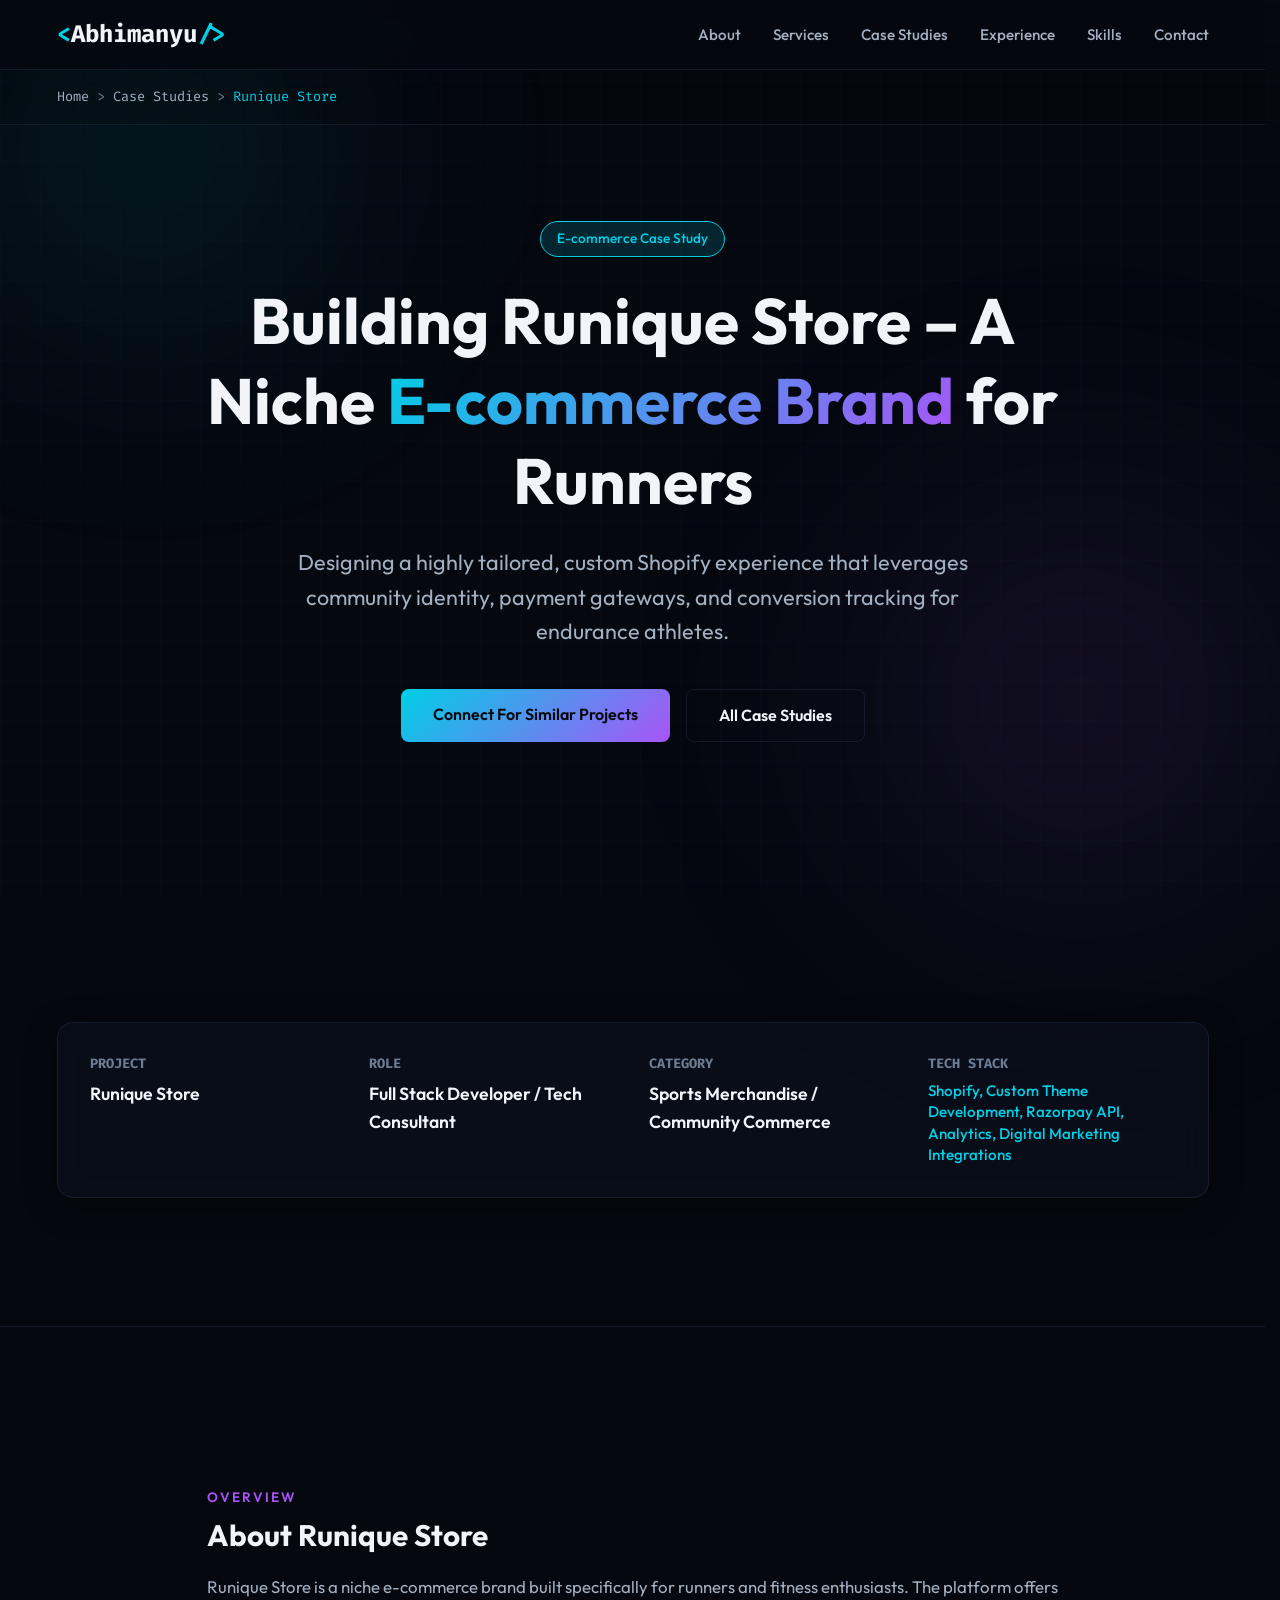
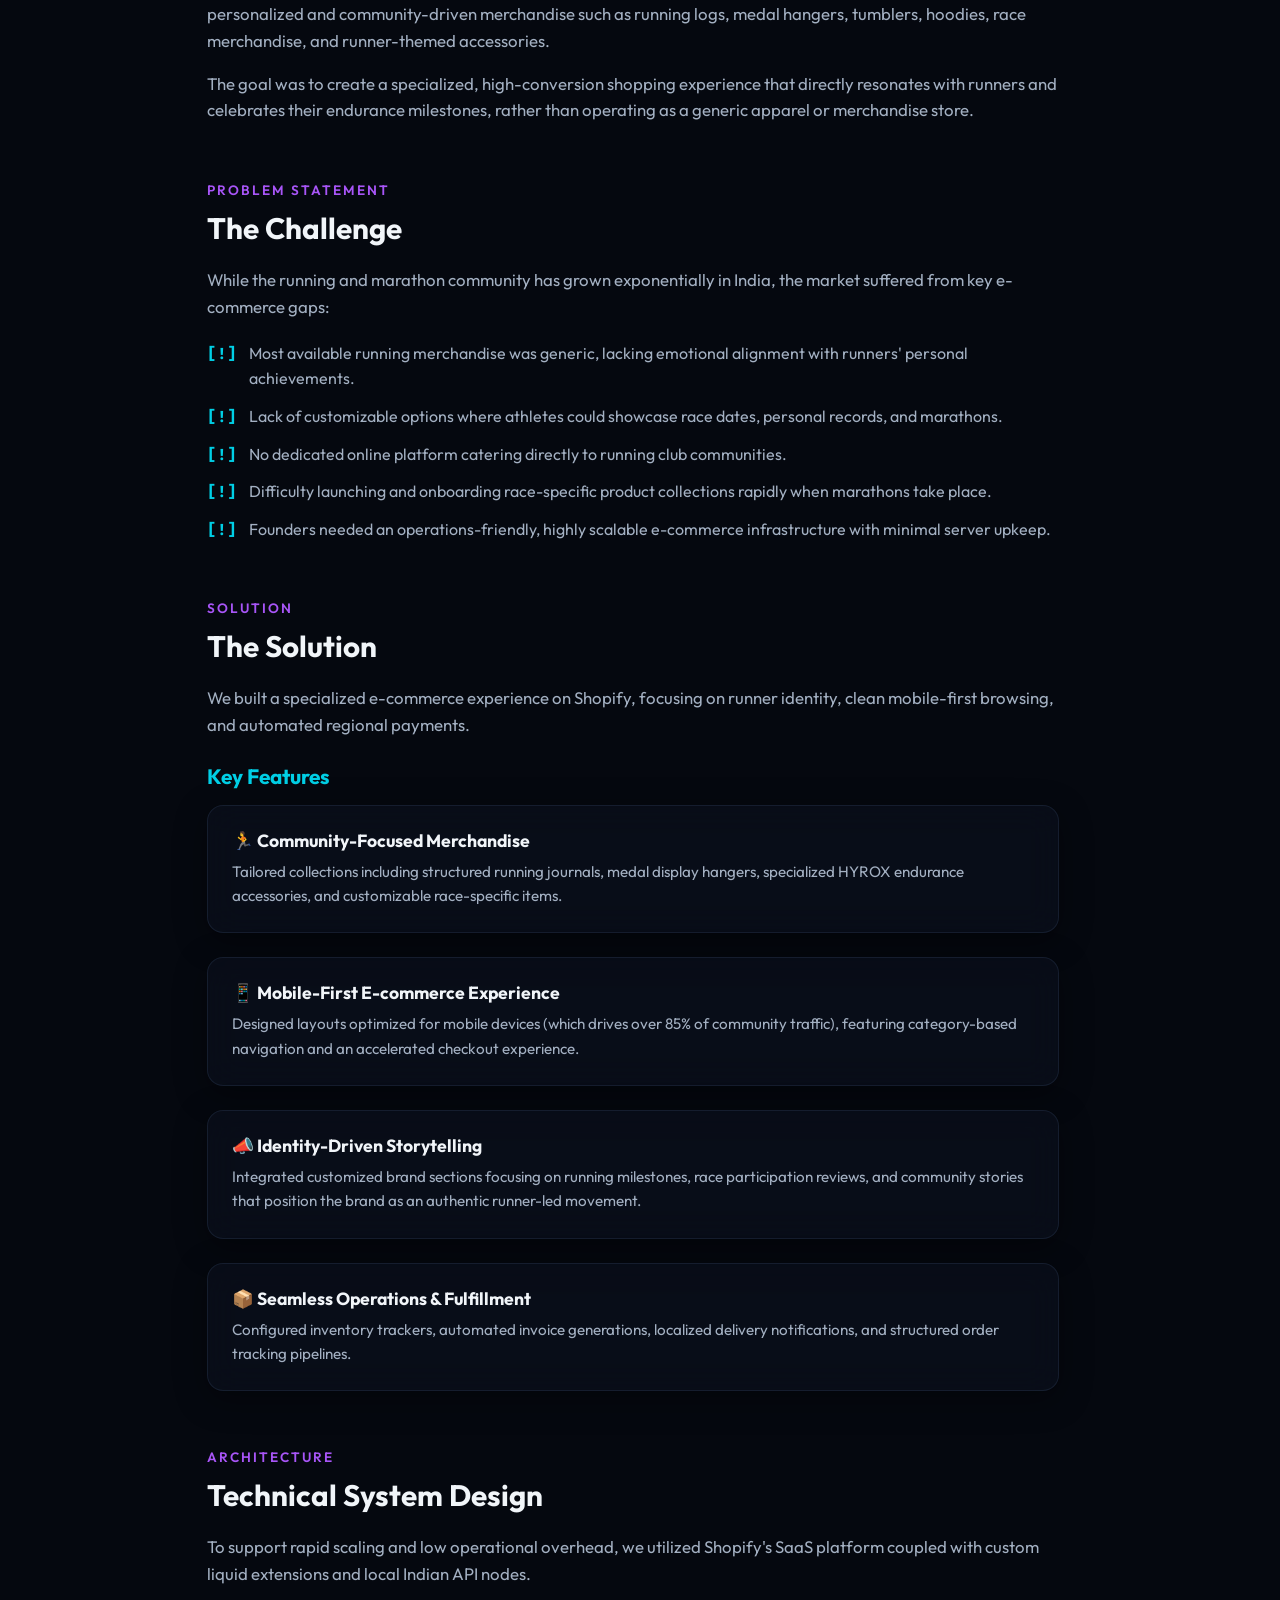
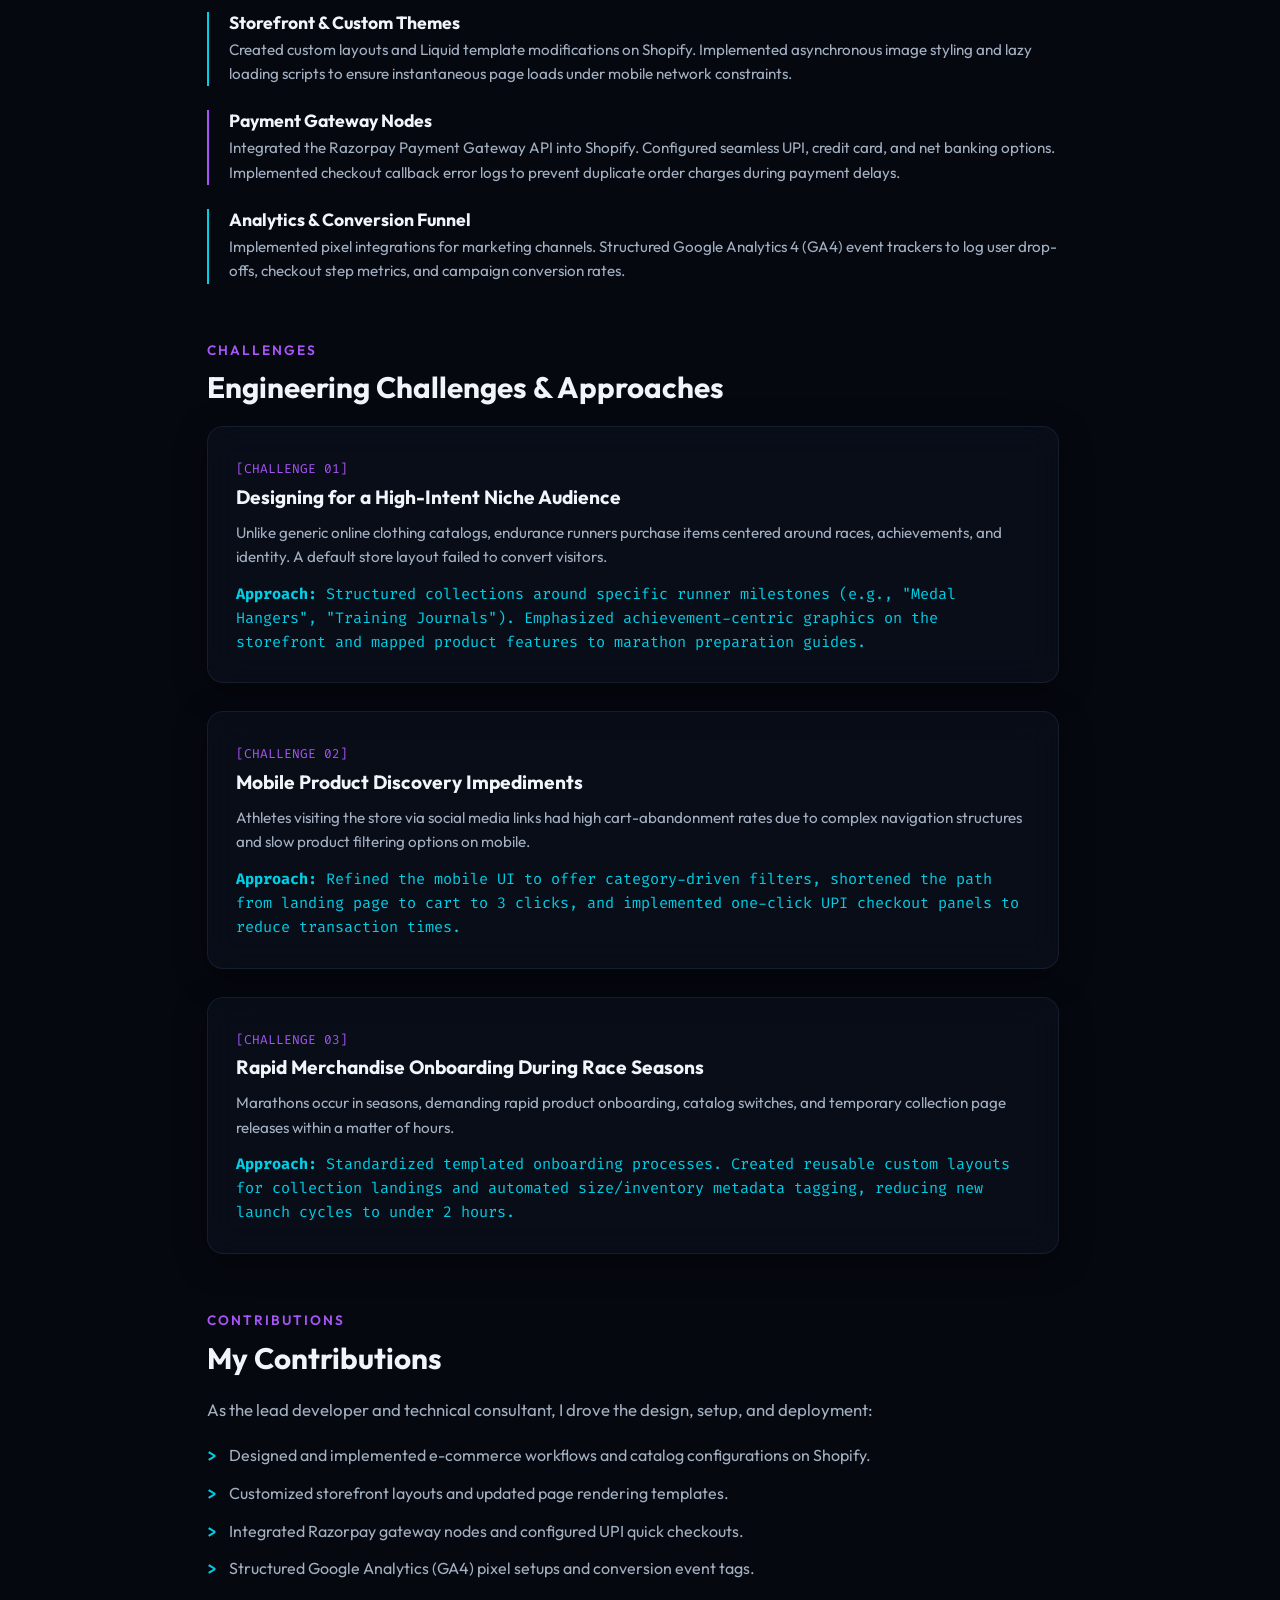
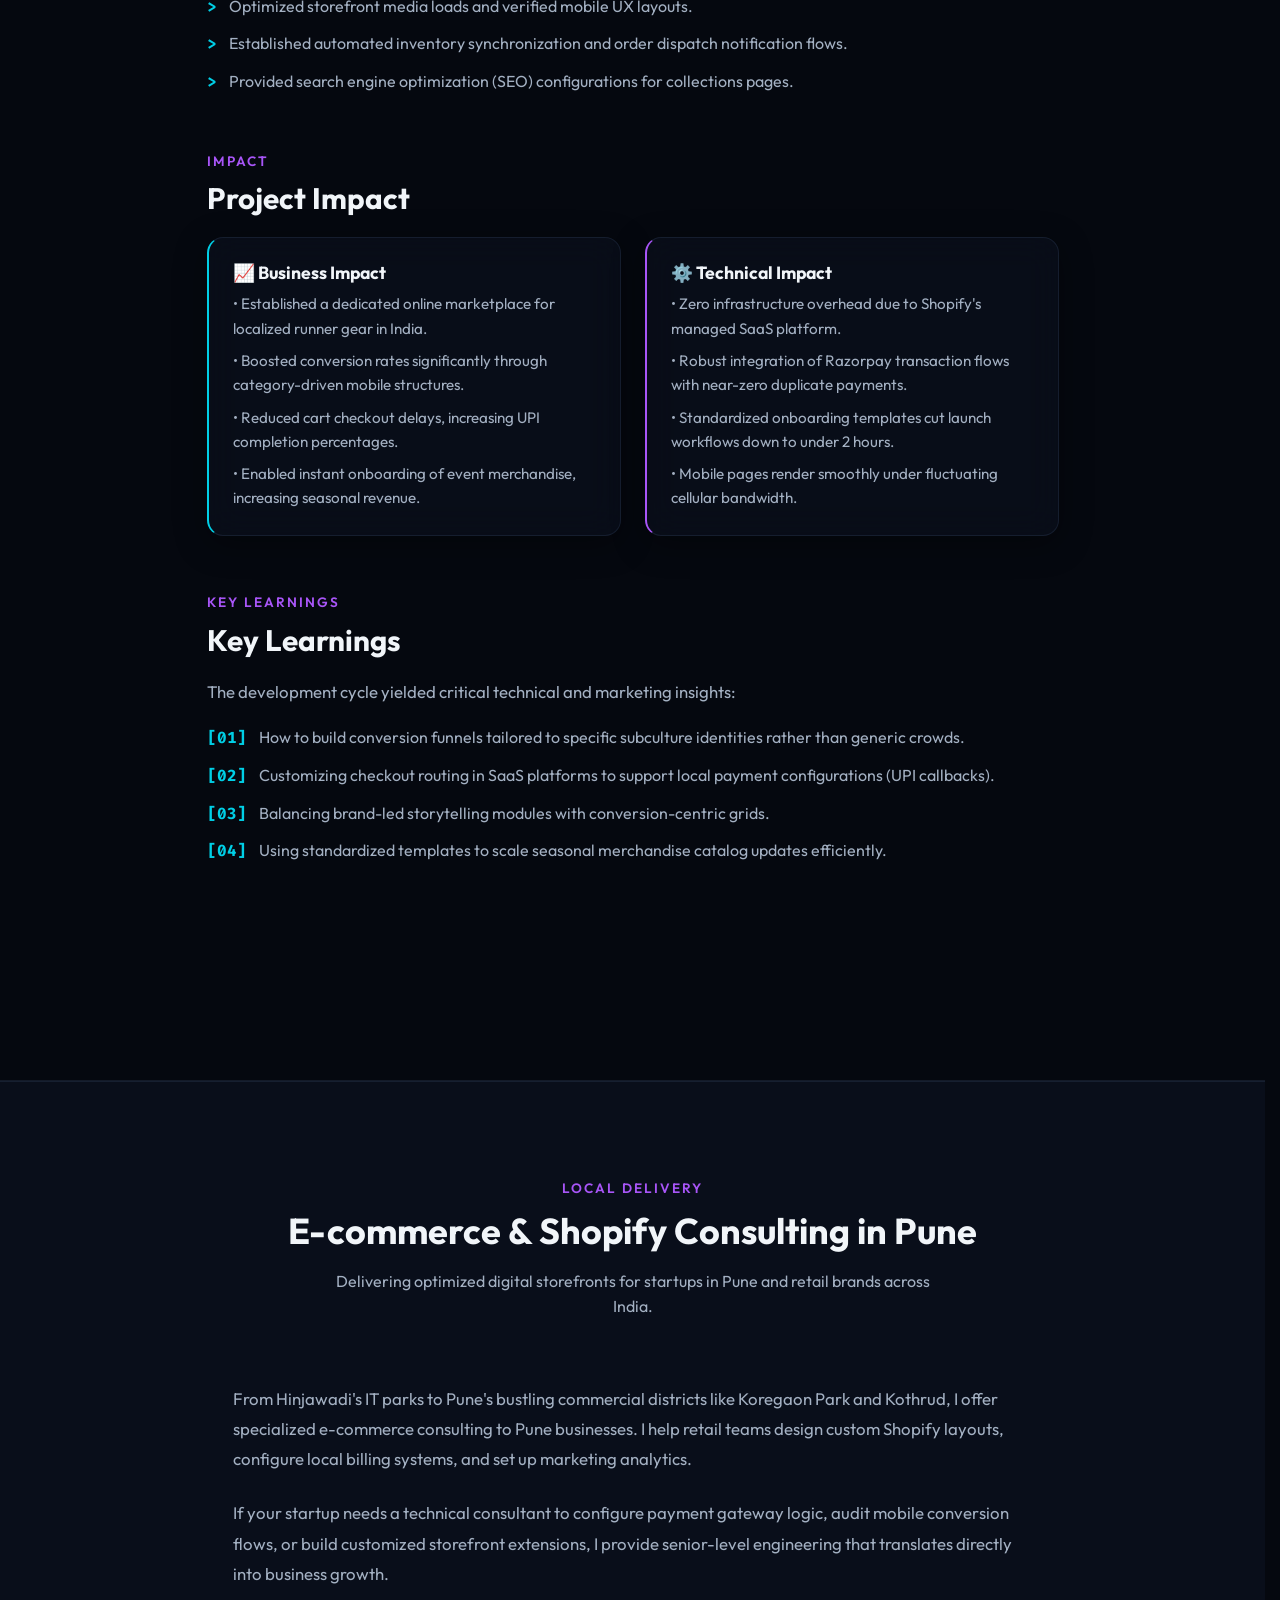
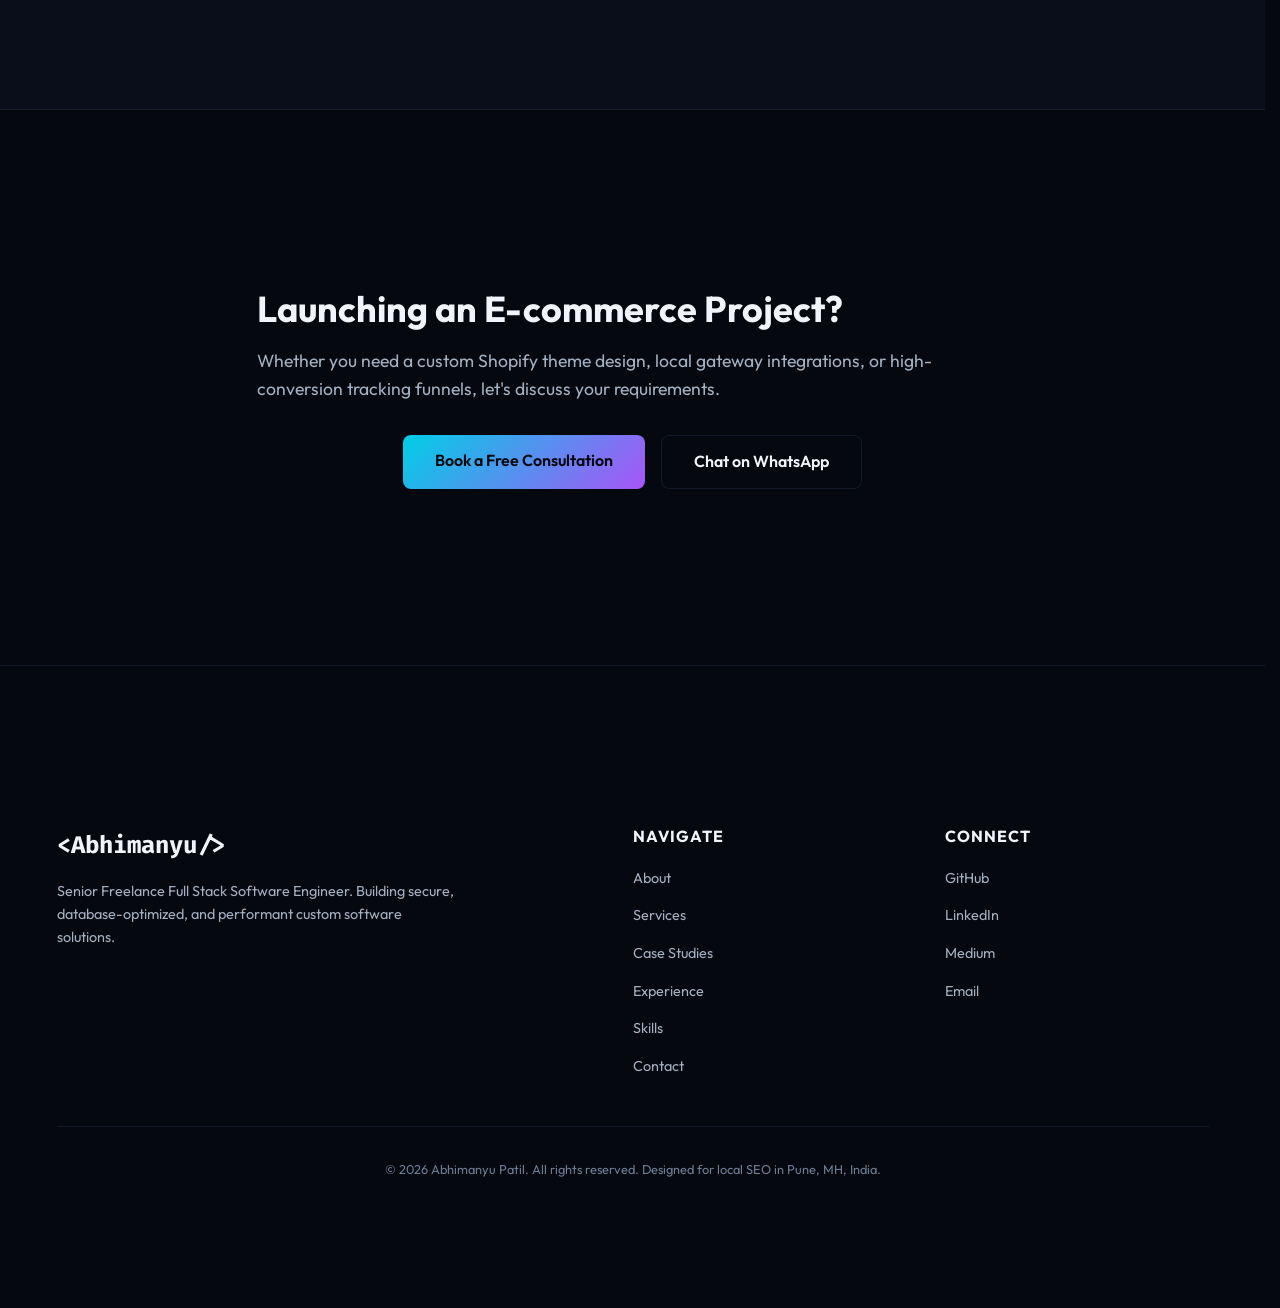
<file: case-studies/runique.html>
<!DOCTYPE html>
<html lang="en">
<head>
  <meta charset="UTF-8">
  <meta name="viewport" content="width=device-width, initial-scale=1.0">
  
  <!-- Google Analytics (gtag.js) -->
  <script async src="https://www.googletagmanager.com/gtag/js?id=G-195HX9BQJP"></script>
  <script>
    window.dataLayer = window.dataLayer || [];
    function gtag(){dataLayer.push(arguments);}
    gtag('js', new Date());

    gtag('config', 'G-195HX9BQJP');
  </script>
  
  <!-- Primary SEO Meta Tags -->
  <title>Case Study: Runique Store E-commerce Platform | Abhimanyu Patil</title>
  <meta name="description" content="Discover how Abhimanyu Patil built Runique Store, a niche e-commerce platform for runners, using Shopify custom themes, Razorpay integration, and conversion optimization.">
  <meta name="keywords" content="shopify custom theme developer, niche ecommerce case study, razorpay gateway integration, freelance website developer pune, Abhimanyu Patil">
  <meta name="author" content="Abhimanyu Patil">
  <meta name="robots" content="index, follow">
  <link rel="canonical" href="https://freelance.abhimanyupatil.com/case-studies/runique.html">
  
  <!-- Open Graph / Facebook -->
  <meta property="og:type" content="website">
  <meta property="og:url" content="https://freelance.abhimanyupatil.com/case-studies/runique.html">
  <meta property="og:title" content="Case Study: Runique Store E-commerce Platform | Abhimanyu Patil">
  <meta property="og:description" content="Discover how Abhimanyu Patil built Runique Store, a niche e-commerce platform for runners, using Shopify custom themes, Razorpay integration, and conversion optimization.">

  <!-- Twitter -->
  <meta property="twitter:card" content="summary_large_image">
  <meta property="twitter:url" content="https://freelance.abhimanyupatil.com/case-studies/runique.html">
  <meta property="twitter:title" content="Case Study: Runique Store E-commerce Platform | Abhimanyu Patil">
  <meta property="twitter:description" content="Discover how Abhimanyu Patil built Runique Store, a niche e-commerce platform for runners, using Shopify custom themes, Razorpay integration, and conversion optimization.">

  <!-- Favicon -->
  <link rel="icon" type="image/svg+xml" href="data:image/svg+xml,<svg xmlns=%22http://www.w3.org/2000/svg%22 viewBox=%220 0 100 100%22><text y=%22.9em%22 font-size=%2290%22>⚡</text></svg>">
  
  <!-- Google Fonts -->
  <link rel="preconnect" href="https://fonts.googleapis.com">
  <link rel="preconnect" href="https://fonts.gstatic.com" crossorigin>
  <link href="https://fonts.googleapis.com/css2?family=Fira+Code:wght@400;500;700&family=Outfit:wght@300;400;500;600;700;800&display=swap" rel="stylesheet">
  
  <!-- Stylesheet (Relative to parent folder) -->
  <link rel="stylesheet" href="../index.css">

  <!-- Structured Data / JSON-LD for Local, Person, Breadcrumb & TechArticle SEO -->
  <script type="application/ld+json">
  {
    "@context": "https://schema.org",
    "@graph": [
      {
        "@type": ["LocalBusiness", "ProfessionalService"],
        "@id": "https://freelance.abhimanyupatil.com/#service",
        "name": "Abhimanyu Patil - Freelance Full Stack Developer in Pune",
        "url": "https://freelance.abhimanyupatil.com",
        "logo": "https://freelance.abhimanyupatil.com/assets/logo.png",
        "description": "Hire an experienced Freelance Full Stack Developer in Pune with 7+ years of expertise in React, Node.js, Ruby on Rails, AWS, and scalable web application development.",
        "telephone": "+91 8446161390",
        "email": "abhimanyu.patil39@gmail.com",
        "priceRange": "$$",
        "address": {
          "@type": "PostalAddress",
          "streetAddress": "Koregaon Park",
          "addressLocality": "Pune",
          "addressRegion": "Maharashtra",
          "postalCode": "411001",
          "addressCountry": "IN"
        },
        "geo": {
          "@type": "GeoCoordinates",
          "latitude": "18.5362",
          "longitude": "73.8940"
        },
        "areaServed": [
          {
            "@type": "AdministrativeArea",
            "name": "Pune"
          },
          {
            "@type": "Country",
            "name": "India"
          }
        ]
      },
      {
        "@type": "Person",
        "@id": "https://freelance.abhimanyupatil.com/#person",
        "name": "Abhimanyu Patil",
        "jobTitle": "Senior Freelance Full Stack Developer",
        "worksFor": {
          "@type": "Organization",
          "name": "Freelance"
        },
        "alumniOf": {
          "@type": "EducationalOrganization",
          "name": "Pune University"
        },
        "sameAs": [
          "https://github.com/abhimanyuPatil/",
          "https://www.linkedin.com/in/abhimanyu-patil91/"
        ]
      },
      {
        "@type": "BreadcrumbList",
        "@id": "https://freelance.abhimanyupatil.com/case-studies/runique.html#breadcrumb",
        "itemListElement": [
          {
            "@type": "ListItem",
            "position": 1,
            "name": "Home",
            "item": "https://freelance.abhimanyupatil.com"
          },
          {
            "@type": "ListItem",
            "position": 2,
            "name": "Case Studies",
            "item": "https://freelance.abhimanyupatil.com/case-studies/index.html"
          },
          {
            "@type": "ListItem",
            "position": 3,
            "name": "Runique Store Case Study",
            "item": "https://freelance.abhimanyupatil.com/case-studies/runique.html"
          }
        ]
      },
      {
        "@type": "TechArticle",
        "@id": "https://freelance.abhimanyupatil.com/case-studies/runique.html#article",
        "headline": "Case Study: Building Runique Store – A Niche E-commerce Brand for the Running Community",
        "description": "How Abhimanyu Patil designed and built Runique Store, a specialized, high-conversion e-commerce storefront for runners using custom Shopify theme architectures.",
        "inLanguage": "en-US",
        "author": {
          "@type": "Person",
          "name": "Abhimanyu Patil"
        },
        "about": [
          {
            "@type": "Thing",
            "name": "Shopify Theme Development"
          },
          {
            "@type": "Thing",
            "name": "Razorpay Payments"
          },
          {
            "@type": "Thing",
            "name": "E-commerce Optimization"
          }
        ]
      }
    ]
  }
  </script>
</head>
<body>
  <!-- Ambient background glow effects -->
  <div class="ambient-glow glow-1"></div>
  <div class="ambient-glow glow-2"></div>
  <div class="grid-overlay"></div>

  <!-- Navigation Bar -->
  <header class="navbar">
    <div class="navbar-container">
      <a href="../index.html" class="logo">
        <span class="logo-bracket">&lt;</span>Abhimanyu<span class="logo-bracket">/&gt;</span>
      </a>
      <nav>
        <ul class="nav-links">
          <li><a href="../index.html#about">About</a></li>
          <li><a href="../index.html#services">Services</a></li>
          <li><a href="index.html" class="active">Case Studies</a></li>
          <li><a href="../index.html#experience">Experience</a></li>
          <li><a href="../index.html#skills">Skills</a></li>
          <li><a href="../index.html#contact">Contact</a></li>
        </ul>
      </nav>
      <!-- Mobile menu trigger -->
      <button class="mobile-menu-btn" id="mobile-menu-toggle" aria-label="Toggle Menu" aria-expanded="false">
        <span class="bar"></span>
        <span class="bar"></span>
        <span class="bar"></span>
      </button>
    </div>
  </header>

  <!-- Mobile Menu Overlay -->
  <div id="nav-menu" class="mobile-nav">
    <button class="mobile-nav-close" id="mobile-menu-close" aria-label="Close Menu">&times;</button>
    <ul class="mobile-nav-links">
      <li><a href="../index.html#about">About</a></li>
      <li><a href="../index.html#services">Services</a></li>
      <li><a href="index.html">Case Studies</a></li>
      <li><a href="../index.html#experience">Experience</a></li>
      <li><a href="../index.html#skills">Skills</a></li>
      <li><a href="../index.html#contact">Contact</a></li>
    </ul>
  </div>

  <main>
    <!-- Visual Breadcrumb Navigation Trail -->
    <div class="breadcrumb-container">
      <div class="section-container">
        <nav aria-label="Breadcrumb" class="breadcrumb">
          <ol>
            <li><a href="../index.html">Home</a></li>
            <li><span class="separator">&gt;</span></li>
            <li><a href="index.html">Case Studies</a></li>
            <li><span class="separator">&gt;</span></li>
            <li><span class="current">Runique Store</span></li>
          </ol>
        </nav>
      </div>
    </div>

    <!-- Case Study Hero Section -->
    <section class="hero-section">
      <div class="section-container">
        <div class="hero-badge">E-commerce Case Study</div>
        <h1 class="hero-title">
          Building Runique Store – A Niche <span class="highlight">E-commerce Brand</span> for Runners
        </h1>
        <p class="hero-subtitle">
          Designing a highly tailored, custom Shopify experience that leverages community identity, payment gateways, and conversion tracking for endurance athletes.
        </p>
        <div class="hero-actions">
          <a href="../index.html#contact" class="btn btn-primary">Connect For Similar Projects</a>
          <a href="index.html" class="btn btn-secondary">All Case Studies</a>
        </div>
      </div>
    </section>

    <!-- Case Study Metadata / Tech Sheet -->
    <section style="padding-block: 2rem; border-bottom: 1px solid var(--border-color);">
      <div class="section-container">
        <div class="glass-card" style="display: grid; grid-template-columns: repeat(auto-fit, minmax(200px, 1fr)); gap: 2rem; padding: 2rem; text-align: left;">
          <div>
            <h3 style="font-size: 0.85rem; color: var(--text-muted); text-transform: uppercase; font-family: var(--font-mono); margin-bottom: 0.5rem;">Project</h3>
            <p style="font-size: 1.1rem; font-weight: 600; color: var(--text-primary); margin: 0;">Runique Store</p>
          </div>
          <div>
            <h3 style="font-size: 0.85rem; color: var(--text-muted); text-transform: uppercase; font-family: var(--font-mono); margin-bottom: 0.5rem;">Role</h3>
            <p style="font-size: 1.1rem; font-weight: 600; color: var(--text-primary); margin: 0;">Full Stack Developer / Tech Consultant</p>
          </div>
          <div>
            <h3 style="font-size: 0.85rem; color: var(--text-muted); text-transform: uppercase; font-family: var(--font-mono); margin-bottom: 0.5rem;">Category</h3>
            <p style="font-size: 1.1rem; font-weight: 600; color: var(--text-primary); margin: 0;">Sports Merchandise / Community Commerce</p>
          </div>
          <div>
            <h3 style="font-size: 0.85rem; color: var(--text-muted); text-transform: uppercase; font-family: var(--font-mono); margin-bottom: 0.5rem;">Tech Stack</h3>
            <p style="font-size: 0.95rem; font-weight: 500; color: var(--neon-cyan); margin: 0; line-height: 1.4;">
              Shopify, Custom Theme Development, Razorpay API, Analytics, Digital Marketing Integrations
            </p>
          </div>
        </div>
      </div>
    </section>

    <!-- Detailed Case Study Body -->
    <section class="about-section" style="padding-block: 4rem;">
      <div class="section-container" style="max-width: 900px; margin: 0 auto; text-align: left;">
        
        <!-- Overview -->
        <div style="margin-bottom: 3.5rem;">
          <div class="section-badge">Overview</div>
          <h2 style="font-size: 1.85rem; margin-top: 0.5rem; margin-bottom: 1.25rem; color: var(--text-primary);">About Runique Store</h2>
          <p class="about-text" style="margin-bottom: 1rem;">
            Runique Store is a niche e-commerce brand built specifically for runners and fitness enthusiasts. The platform offers personalized and community-driven merchandise such as running logs, medal hangers, tumblers, hoodies, race merchandise, and runner-themed accessories.
          </p>
          <p class="about-text">
            The goal was to create a specialized, high-conversion shopping experience that directly resonates with runners and celebrates their endurance milestones, rather than operating as a generic apparel or merchandise store.
          </p>
        </div>

        <!-- Problem Statement -->
        <div style="margin-bottom: 3.5rem;">
          <div class="section-badge">Problem Statement</div>
          <h2 style="font-size: 1.85rem; margin-top: 0.5rem; margin-bottom: 1.25rem; color: var(--text-primary);">The Challenge</h2>
          <p class="about-text" style="margin-bottom: 1.25rem;">
            While the running and marathon community has grown exponentially in India, the market suffered from key e-commerce gaps:
          </p>
          <ul style="list-style: none; padding: 0; display: flex; flex-direction: column; gap: 0.75rem;">
            <li style="display: flex; gap: 0.75rem; align-items: flex-start;">
              <span style="color: var(--neon-cyan); font-family: var(--font-mono); font-weight: bold;">[!]</span>
              <span style="color: var(--text-secondary); line-height: 1.6;">Most available running merchandise was generic, lacking emotional alignment with runners' personal achievements.</span>
            </li>
            <li style="display: flex; gap: 0.75rem; align-items: flex-start;">
              <span style="color: var(--neon-cyan); font-family: var(--font-mono); font-weight: bold;">[!]</span>
              <span style="color: var(--text-secondary); line-height: 1.6;">Lack of customizable options where athletes could showcase race dates, personal records, and marathons.</span>
            </li>
            <li style="display: flex; gap: 0.75rem; align-items: flex-start;">
              <span style="color: var(--neon-cyan); font-family: var(--font-mono); font-weight: bold;">[!]</span>
              <span style="color: var(--text-secondary); line-height: 1.6;">No dedicated online platform catering directly to running club communities.</span>
            </li>
            <li style="display: flex; gap: 0.75rem; align-items: flex-start;">
              <span style="color: var(--neon-cyan); font-family: var(--font-mono); font-weight: bold;">[!]</span>
              <span style="color: var(--text-secondary); line-height: 1.6;">Difficulty launching and onboarding race-specific product collections rapidly when marathons take place.</span>
            </li>
            <li style="display: flex; gap: 0.75rem; align-items: flex-start;">
              <span style="color: var(--neon-cyan); font-family: var(--font-mono); font-weight: bold;">[!]</span>
              <span style="color: var(--text-secondary); line-height: 1.6;">Founders needed an operations-friendly, highly scalable e-commerce infrastructure with minimal server upkeep.</span>
            </li>
          </ul>
        </div>

        <!-- Solution & Key Features -->
        <div style="margin-bottom: 3.5rem;">
          <div class="section-badge">Solution</div>
          <h2 style="font-size: 1.85rem; margin-top: 0.5rem; margin-bottom: 1.25rem; color: var(--text-primary);">The Solution</h2>
          <p class="about-text" style="margin-bottom: 1.5rem;">
            We built a specialized e-commerce experience on Shopify, focusing on runner identity, clean mobile-first browsing, and automated regional payments.
          </p>
          
          <h3 style="font-size: 1.3rem; margin-bottom: 1rem; color: var(--neon-cyan);">Key Features</h3>
          
          <div style="display: grid; grid-template-columns: 1fr; gap: 1.5rem;">
            
            <div class="glass-card" style="padding: 1.5rem; text-align: left;">
              <h4 style="font-size: 1.1rem; color: var(--text-primary); margin-bottom: 0.5rem;">🏃 Community-Focused Merchandise</h4>
              <p style="color: var(--text-secondary); font-size: 0.95rem; line-height: 1.6; margin: 0;">
                Tailored collections including structured running journals, medal display hangers, specialized HYROX endurance accessories, and customizable race-specific items.
              </p>
            </div>

            <div class="glass-card" style="padding: 1.5rem; text-align: left;">
              <h4 style="font-size: 1.1rem; color: var(--text-primary); margin-bottom: 0.5rem;">📱 Mobile-First E-commerce Experience</h4>
              <p style="color: var(--text-secondary); font-size: 0.95rem; line-height: 1.6; margin: 0;">
                Designed layouts optimized for mobile devices (which drives over 85% of community traffic), featuring category-based navigation and an accelerated checkout experience.
              </p>
            </div>

            <div class="glass-card" style="padding: 1.5rem; text-align: left;">
              <h4 style="font-size: 1.1rem; color: var(--text-primary); margin-bottom: 0.5rem;">📣 Identity-Driven Storytelling</h4>
              <p style="color: var(--text-secondary); font-size: 0.95rem; line-height: 1.6; margin: 0;">
                Integrated customized brand sections focusing on running milestones, race participation reviews, and community stories that position the brand as an authentic runner-led movement.
              </p>
            </div>

            <div class="glass-card" style="padding: 1.5rem; text-align: left;">
              <h4 style="font-size: 1.1rem; color: var(--text-primary); margin-bottom: 0.5rem;">📦 Seamless Operations & Fulfillment</h4>
              <p style="color: var(--text-secondary); font-size: 0.95rem; line-height: 1.6; margin: 0;">
                Configured inventory trackers, automated invoice generations, localized delivery notifications, and structured order tracking pipelines.
              </p>
            </div>

          </div>
        </div>

        <!-- Technical Architecture -->
        <div style="margin-bottom: 3.5rem;">
          <div class="section-badge">Architecture</div>
          <h2 style="font-size: 1.85rem; margin-top: 0.5rem; margin-bottom: 1.25rem; color: var(--text-primary);">Technical System Design</h2>
          <p class="about-text" style="margin-bottom: 1.5rem;">
            To support rapid scaling and low operational overhead, we utilized Shopify's SaaS platform coupled with custom liquid extensions and local Indian API nodes.
          </p>

          <div style="display: flex; flex-direction: column; gap: 1.5rem;">
            <div style="border-left: 2px solid var(--neon-cyan); padding-left: 1.25rem;">
              <h4 style="font-size: 1.1rem; color: var(--text-primary); margin-bottom: 0.25rem;">Storefront & Custom Themes</h4>
              <p style="color: var(--text-secondary); font-size: 0.95rem; line-height: 1.6; margin: 0;">
                Created custom layouts and Liquid template modifications on Shopify. Implemented asynchronous image styling and lazy loading scripts to ensure instantaneous page loads under mobile network constraints.
              </p>
            </div>

            <div style="border-left: 2px solid var(--neon-purple); padding-left: 1.25rem;">
              <h4 style="font-size: 1.1rem; color: var(--text-primary); margin-bottom: 0.25rem;">Payment Gateway Nodes</h4>
              <p style="color: var(--text-secondary); font-size: 0.95rem; line-height: 1.6; margin: 0;">
                Integrated the Razorpay Payment Gateway API into Shopify. Configured seamless UPI, credit card, and net banking options. Implemented checkout callback error logs to prevent duplicate order charges during payment delays.
              </p>
            </div>

            <div style="border-left: 2px solid var(--neon-cyan); padding-left: 1.25rem;">
              <h4 style="font-size: 1.1rem; color: var(--text-primary); margin-bottom: 0.25rem;">Analytics & Conversion Funnel</h4>
              <p style="color: var(--text-secondary); font-size: 0.95rem; line-height: 1.6; margin: 0;">
                Implemented pixel integrations for marketing channels. Structured Google Analytics 4 (GA4) event trackers to log user drop-offs, checkout step metrics, and campaign conversion rates.
              </p>
            </div>
          </div>
        </div>

        <!-- Challenges & Approaches -->
        <div style="margin-bottom: 3.5rem;">
          <div class="section-badge">Challenges</div>
          <h2 style="font-size: 1.85rem; margin-top: 0.5rem; margin-bottom: 1.25rem; color: var(--text-primary);">Engineering Challenges & Approaches</h2>
          
          <div style="display: flex; flex-direction: column; gap: 1.75rem;">
            
            <div class="glass-card" style="padding: 1.75rem; text-align: left;">
              <span style="font-family: var(--font-mono); font-size: 0.8rem; color: var(--neon-purple);">[CHALLENGE 01]</span>
              <h4 style="font-size: 1.2rem; margin-top: 0.25rem; margin-bottom: 0.75rem; color: var(--text-primary);">Designing for a High-Intent Niche Audience</h4>
              <p style="color: var(--text-secondary); font-size: 0.95rem; line-height: 1.6; margin-bottom: 0.75rem;">
                Unlike generic online clothing catalogs, endurance runners purchase items centered around races, achievements, and identity. A default store layout failed to convert visitors.
              </p>
              <p style="color: var(--neon-cyan); font-size: 0.95rem; line-height: 1.6; margin: 0; font-family: var(--font-mono);">
                <strong>Approach:</strong> Structured collections around specific runner milestones (e.g., "Medal Hangers", "Training Journals"). Emphasized achievement-centric graphics on the storefront and mapped product features to marathon preparation guides.
              </p>
            </div>

            <div class="glass-card" style="padding: 1.75rem; text-align: left;">
              <span style="font-family: var(--font-mono); font-size: 0.8rem; color: var(--neon-purple);">[CHALLENGE 02]</span>
              <h4 style="font-size: 1.2rem; margin-top: 0.25rem; margin-bottom: 0.75rem; color: var(--text-primary);">Mobile Product Discovery Impediments</h4>
              <p style="color: var(--text-secondary); font-size: 0.95rem; line-height: 1.6; margin-bottom: 0.75rem;">
                Athletes visiting the store via social media links had high cart-abandonment rates due to complex navigation structures and slow product filtering options on mobile.
              </p>
              <p style="color: var(--neon-cyan); font-size: 0.95rem; line-height: 1.6; margin: 0; font-family: var(--font-mono);">
                <strong>Approach:</strong> Refined the mobile UI to offer category-driven filters, shortened the path from landing page to cart to 3 clicks, and implemented one-click UPI checkout panels to reduce transaction times.
              </p>
            </div>

            <div class="glass-card" style="padding: 1.75rem; text-align: left;">
              <span style="font-family: var(--font-mono); font-size: 0.8rem; color: var(--neon-purple);">[CHALLENGE 03]</span>
              <h4 style="font-size: 1.2rem; margin-top: 0.25rem; margin-bottom: 0.75rem; color: var(--text-primary);">Rapid Merchandise Onboarding During Race Seasons</h4>
              <p style="color: var(--text-secondary); font-size: 0.95rem; line-height: 1.6; margin-bottom: 0.75rem;">
                Marathons occur in seasons, demanding rapid product onboarding, catalog switches, and temporary collection page releases within a matter of hours.
              </p>
              <p style="color: var(--neon-cyan); font-size: 0.95rem; line-height: 1.6; margin: 0; font-family: var(--font-mono);">
                <strong>Approach:</strong> Standardized templated onboarding processes. Created reusable custom layouts for collection landings and automated size/inventory metadata tagging, reducing new launch cycles to under 2 hours.
              </p>
            </div>

          </div>
        </div>

        <!-- My Contributions -->
        <div style="margin-bottom: 3.5rem;">
          <div class="section-badge">Contributions</div>
          <h2 style="font-size: 1.85rem; margin-top: 0.5rem; margin-bottom: 1.25rem; color: var(--text-primary);">My Contributions</h2>
          <p class="about-text" style="margin-bottom: 1.25rem;">
            As the lead developer and technical consultant, I drove the design, setup, and deployment:
          </p>
          <ul style="list-style: none; padding: 0; display: grid; grid-template-columns: 1fr; gap: 0.75rem;">
            <li style="display: flex; gap: 0.75rem; align-items: flex-start;">
              <span style="color: var(--neon-cyan); font-family: var(--font-mono); font-weight: bold;">&gt;</span>
              <span style="color: var(--text-secondary); line-height: 1.6;">Designed and implemented e-commerce workflows and catalog configurations on Shopify.</span>
            </li>
            <li style="display: flex; gap: 0.75rem; align-items: flex-start;">
              <span style="color: var(--neon-cyan); font-family: var(--font-mono); font-weight: bold;">&gt;</span>
              <span style="color: var(--text-secondary); line-height: 1.6;">Customized storefront layouts and updated page rendering templates.</span>
            </li>
            <li style="display: flex; gap: 0.75rem; align-items: flex-start;">
              <span style="color: var(--neon-cyan); font-family: var(--font-mono); font-weight: bold;">&gt;</span>
              <span style="color: var(--text-secondary); line-height: 1.6;">Integrated Razorpay gateway nodes and configured UPI quick checkouts.</span>
            </li>
            <li style="display: flex; gap: 0.75rem; align-items: flex-start;">
              <span style="color: var(--neon-cyan); font-family: var(--font-mono); font-weight: bold;">&gt;</span>
              <span style="color: var(--text-secondary); line-height: 1.6;">Structured Google Analytics (GA4) pixel setups and conversion event tags.</span>
            </li>
            <li style="display: flex; gap: 0.75rem; align-items: flex-start;">
              <span style="color: var(--neon-cyan); font-family: var(--font-mono); font-weight: bold;">&gt;</span>
              <span style="color: var(--text-secondary); line-height: 1.6;">Optimized storefront media loads and verified mobile UX layouts.</span>
            </li>
            <li style="display: flex; gap: 0.75rem; align-items: flex-start;">
              <span style="color: var(--neon-cyan); font-family: var(--font-mono); font-weight: bold;">&gt;</span>
              <span style="color: var(--text-secondary); line-height: 1.6;">Established automated inventory synchronization and order dispatch notification flows.</span>
            </li>
            <li style="display: flex; gap: 0.75rem; align-items: flex-start;">
              <span style="color: var(--neon-cyan); font-family: var(--font-mono); font-weight: bold;">&gt;</span>
              <span style="color: var(--text-secondary); line-height: 1.6;">Provided search engine optimization (SEO) configurations for collections pages.</span>
            </li>
          </ul>
        </div>

        <!-- Impact -->
        <div style="margin-bottom: 3.5rem;">
          <div class="section-badge">Impact</div>
          <h2 style="font-size: 1.85rem; margin-top: 0.5rem; margin-bottom: 1.25rem; color: var(--text-primary);">Project Impact</h2>
          
          <div style="display: grid; grid-template-columns: repeat(auto-fit, minmax(280px, 1fr)); gap: 1.5rem;">
            
            <div class="glass-card" style="padding: 1.5rem; border-left: 2px solid var(--neon-cyan); text-align: left;">
              <h4 style="font-size: 1.1rem; color: var(--text-primary); margin-bottom: 0.5rem;">📈 Business Impact</h4>
              <ul style="list-style: none; padding: 0; display: flex; flex-direction: column; gap: 0.5rem; font-size: 0.95rem; color: var(--text-secondary);">
                <li>• Established a dedicated online marketplace for localized runner gear in India.</li>
                <li>• Boosted conversion rates significantly through category-driven mobile structures.</li>
                <li>• Reduced cart checkout delays, increasing UPI completion percentages.</li>
                <li>• Enabled instant onboarding of event merchandise, increasing seasonal revenue.</li>
              </ul>
            </div>

            <div class="glass-card" style="padding: 1.5rem; border-left: 2px solid var(--neon-purple); text-align: left;">
              <h4 style="font-size: 1.1rem; color: var(--text-primary); margin-bottom: 0.5rem;">⚙️ Technical Impact</h4>
              <ul style="list-style: none; padding: 0; display: flex; flex-direction: column; gap: 0.5rem; font-size: 0.95rem; color: var(--text-secondary);">
                <li>• Zero infrastructure overhead due to Shopify's managed SaaS platform.</li>
                <li>• Robust integration of Razorpay transaction flows with near-zero duplicate payments.</li>
                <li>• Standardized onboarding templates cut launch workflows down to under 2 hours.</li>
                <li>• Mobile pages render smoothly under fluctuating cellular bandwidth.</li>
              </ul>
            </div>

          </div>
        </div>

        <!-- Key Learnings -->
        <div style="margin-bottom: 3.5rem;">
          <div class="section-badge">Key Learnings</div>
          <h2 style="font-size: 1.85rem; margin-top: 0.5rem; margin-bottom: 1.25rem; color: var(--text-primary);">Key Learnings</h2>
          <p class="about-text" style="margin-bottom: 1.25rem;">
            The development cycle yielded critical technical and marketing insights:
          </p>
          <ul style="list-style: none; padding: 0; display: flex; flex-direction: column; gap: 0.75rem;">
            <li style="display: flex; gap: 0.75rem; align-items: flex-start;">
              <span style="color: var(--neon-cyan); font-family: var(--font-mono); font-weight: bold;">[01]</span>
              <span style="color: var(--text-secondary); line-height: 1.6;">How to build conversion funnels tailored to specific subculture identities rather than generic crowds.</span>
            </li>
            <li style="display: flex; gap: 0.75rem; align-items: flex-start;">
              <span style="color: var(--neon-cyan); font-family: var(--font-mono); font-weight: bold;">[02]</span>
              <span style="color: var(--text-secondary); line-height: 1.6;">Customizing checkout routing in SaaS platforms to support local payment configurations (UPI callbacks).</span>
            </li>
            <li style="display: flex; gap: 0.75rem; align-items: flex-start;">
              <span style="color: var(--neon-cyan); font-family: var(--font-mono); font-weight: bold;">[03]</span>
              <span style="color: var(--text-secondary); line-height: 1.6;">Balancing brand-led storytelling modules with conversion-centric grids.</span>
            </li>
            <li style="display: flex; gap: 0.75rem; align-items: flex-start;">
              <span style="color: var(--neon-cyan); font-family: var(--font-mono); font-weight: bold;">[04]</span>
              <span style="color: var(--text-secondary); line-height: 1.6;">Using standardized templates to scale seasonal merchandise catalog updates efficiently.</span>
            </li>
          </ul>
        </div>

      </div>
    </section>

    <!-- Local SEO & Trust Builders in Pune -->
    <section class="local-seo-section" style="border-block-start: 1px solid var(--border-color); background-color: var(--bg-deep);">
      <div class="section-container">
        <div class="section-header">
          <div class="section-badge">Local Delivery</div>
          <h2 class="section-title">E-commerce & Shopify Consulting in Pune</h2>
          <p class="section-subtitle">Delivering optimized digital storefronts for startups in Pune and retail brands across India.</p>
        </div>
        <div style="max-width: 800px; margin: 0 auto; text-align: left; line-height: 1.8;">
          <p class="about-text" style="margin-bottom: 1.5rem;">
            From Hinjawadi's IT parks to Pune's bustling commercial districts like Koregaon Park and Kothrud, I offer specialized e-commerce consulting to Pune businesses. I help retail teams design custom Shopify layouts, configure local billing systems, and set up marketing analytics.
          </p>
          <p class="about-text">
            If your startup needs a technical consultant to configure payment gateway logic, audit mobile conversion flows, or build customized storefront extensions, I provide senior-level engineering that translates directly into business growth.
          </p>
        </div>
      </div>
    </section>

    <!-- CTA Section -->
    <section class="cta-section" style="border-block-start: 1px solid var(--border-color); padding-block: 5rem;">
      <div class="section-container" style="max-width: 800px; margin: 0 auto;">
        <h2 style="font-size: 2.25rem; margin-bottom: 1rem; color: var(--text-primary);">Launching an E-commerce Project?</h2>
        <p style="color: var(--text-secondary); font-size: 1.1rem; line-height: 1.6; margin-bottom: 2rem;">
          Whether you need a custom Shopify theme design, local gateway integrations, or high-conversion tracking funnels, let's discuss your requirements.
        </p>
        <div style="display: flex; gap: 1rem; justify-content: center; flex-wrap: wrap;">
          <a href="../index.html#contact" class="btn btn-primary" style="padding: 0.8rem 2rem; font-size: 1rem;">Book a Free Consultation</a>
          <a href="https://wa.me/918446042956?text=Hi%20Abhimanyu,%20I%20read%20your%20Runique%20Store%20case%20study%20and%20want%20to%20discuss%20a%20project..." target="_blank" rel="noopener noreferrer" class="btn btn-secondary" style="padding: 0.8rem 2rem; font-size: 1rem;">Chat on WhatsApp</a>
        </div>
      </div>
    </section>

  </main>

  <!-- Footer -->
  <footer class="footer">
    <div class="section-container">
      <div class="footer-grid">
        <div class="footer-brand">
          <span class="logo">&lt;Abhimanyu/&gt;</span>
          <p>Senior Freelance Full Stack Software Engineer. Building secure, database-optimized, and performant custom software solutions.</p>
        </div>
        <div class="footer-links">
          <h4>Navigate</h4>
          <ul>
            <li><a href="../index.html#about">About</a></li>
            <li><a href="../index.html#services">Services</a></li>
            <li><a href="index.html">Case Studies</a></li>
            <li><a href="../index.html#experience">Experience</a></li>
            <li><a href="../index.html#skills">Skills</a></li>
            <li><a href="../index.html#contact">Contact</a></li>
          </ul>
        </div>
        <div class="footer-socials">
          <h4>Connect</h4>
          <ul>
            <li><a href="https://github.com/abhimanyuPatil/" target="_blank" rel="noopener noreferrer">GitHub</a></li>
            <li><a href="https://www.linkedin.com/in/abhimanyu-patil91/" target="_blank" rel="noopener noreferrer">LinkedIn</a></li>
            <li><a href="https://medium.com/@abhimanyu.patil" target="_blank" rel="noopener noreferrer">Medium</a></li>
            <li><a href="mailto:abhimanyu.patil39@gmail.com">Email</a></li>
          </ul>
        </div>
      </div>
      <div class="footer-bottom">
        <p>&copy; 2026 Abhimanyu Patil. All rights reserved. Designed for local SEO in Pune, MH, India.</p>
      </div>
    </div>
  </footer>

  <!-- Script file (Relative to parent folder) -->
  <script src="../app.js"></script>
</body>
</html>
</file>
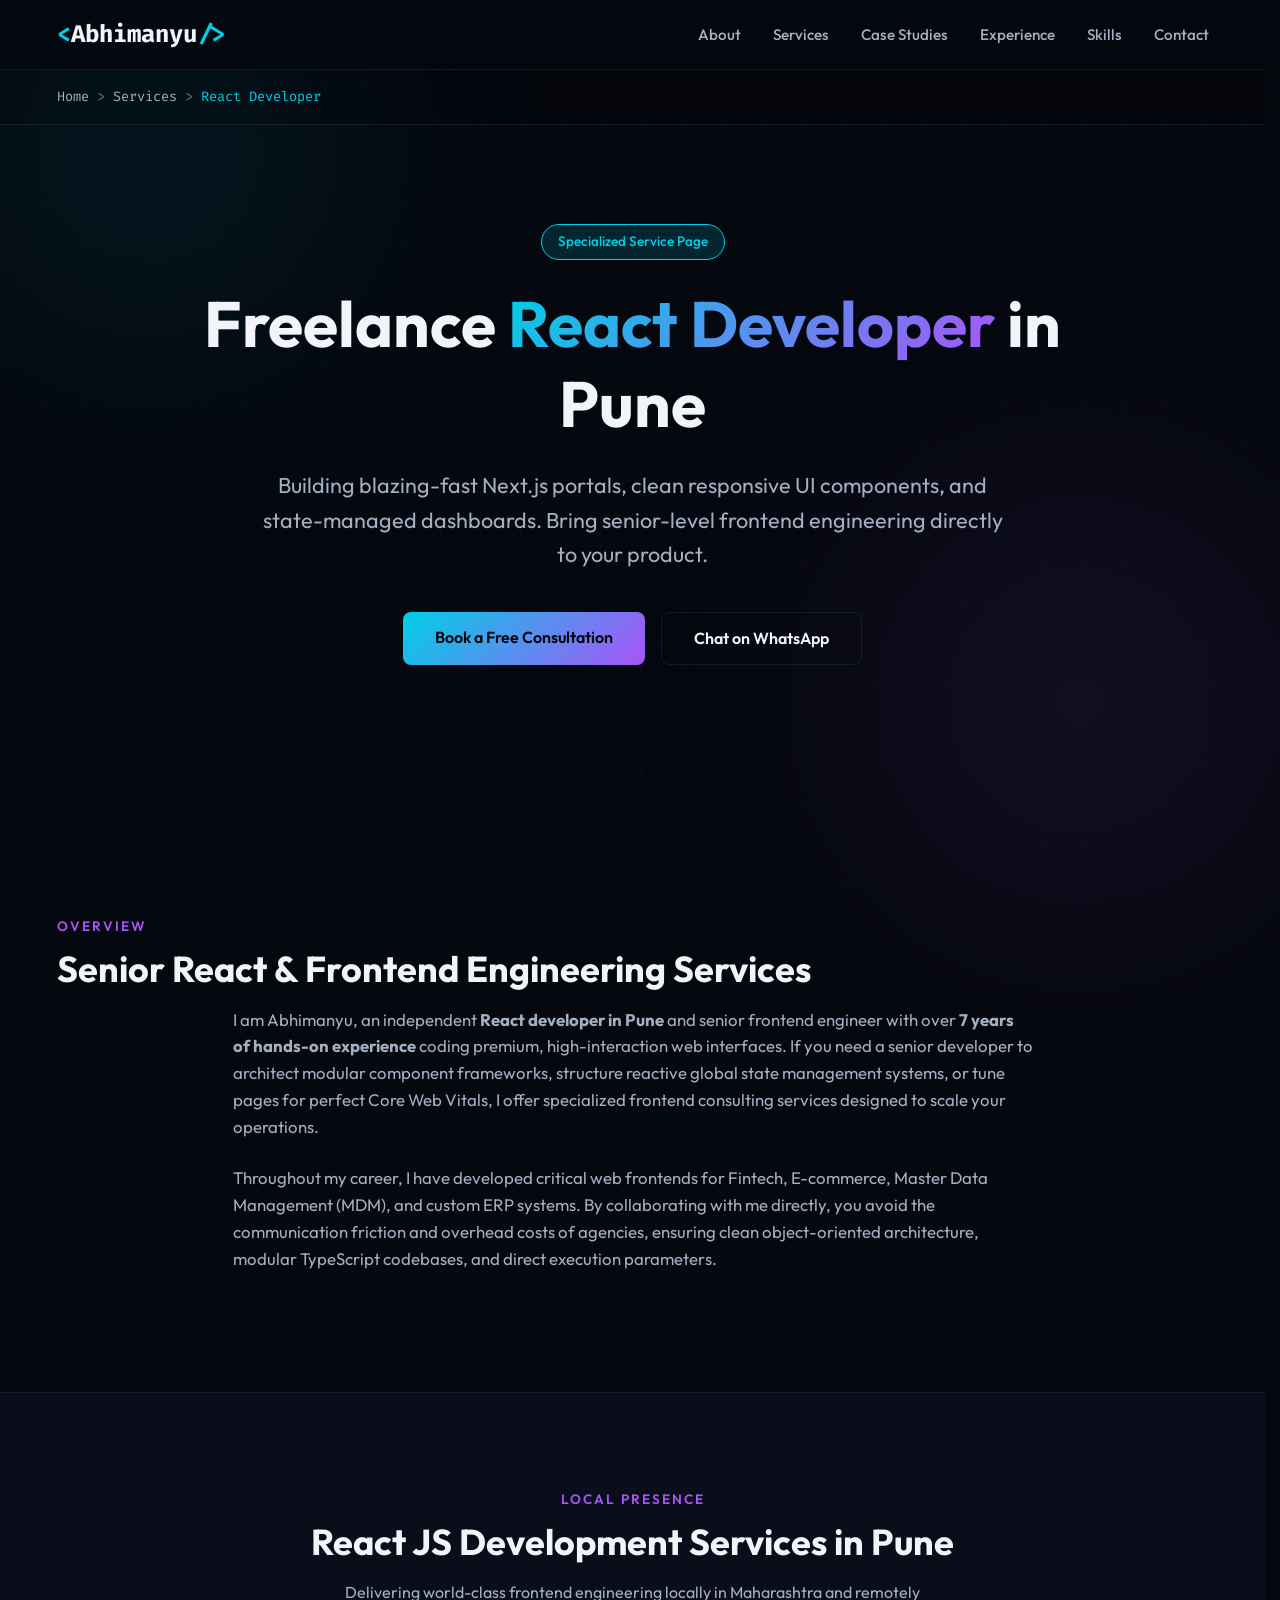
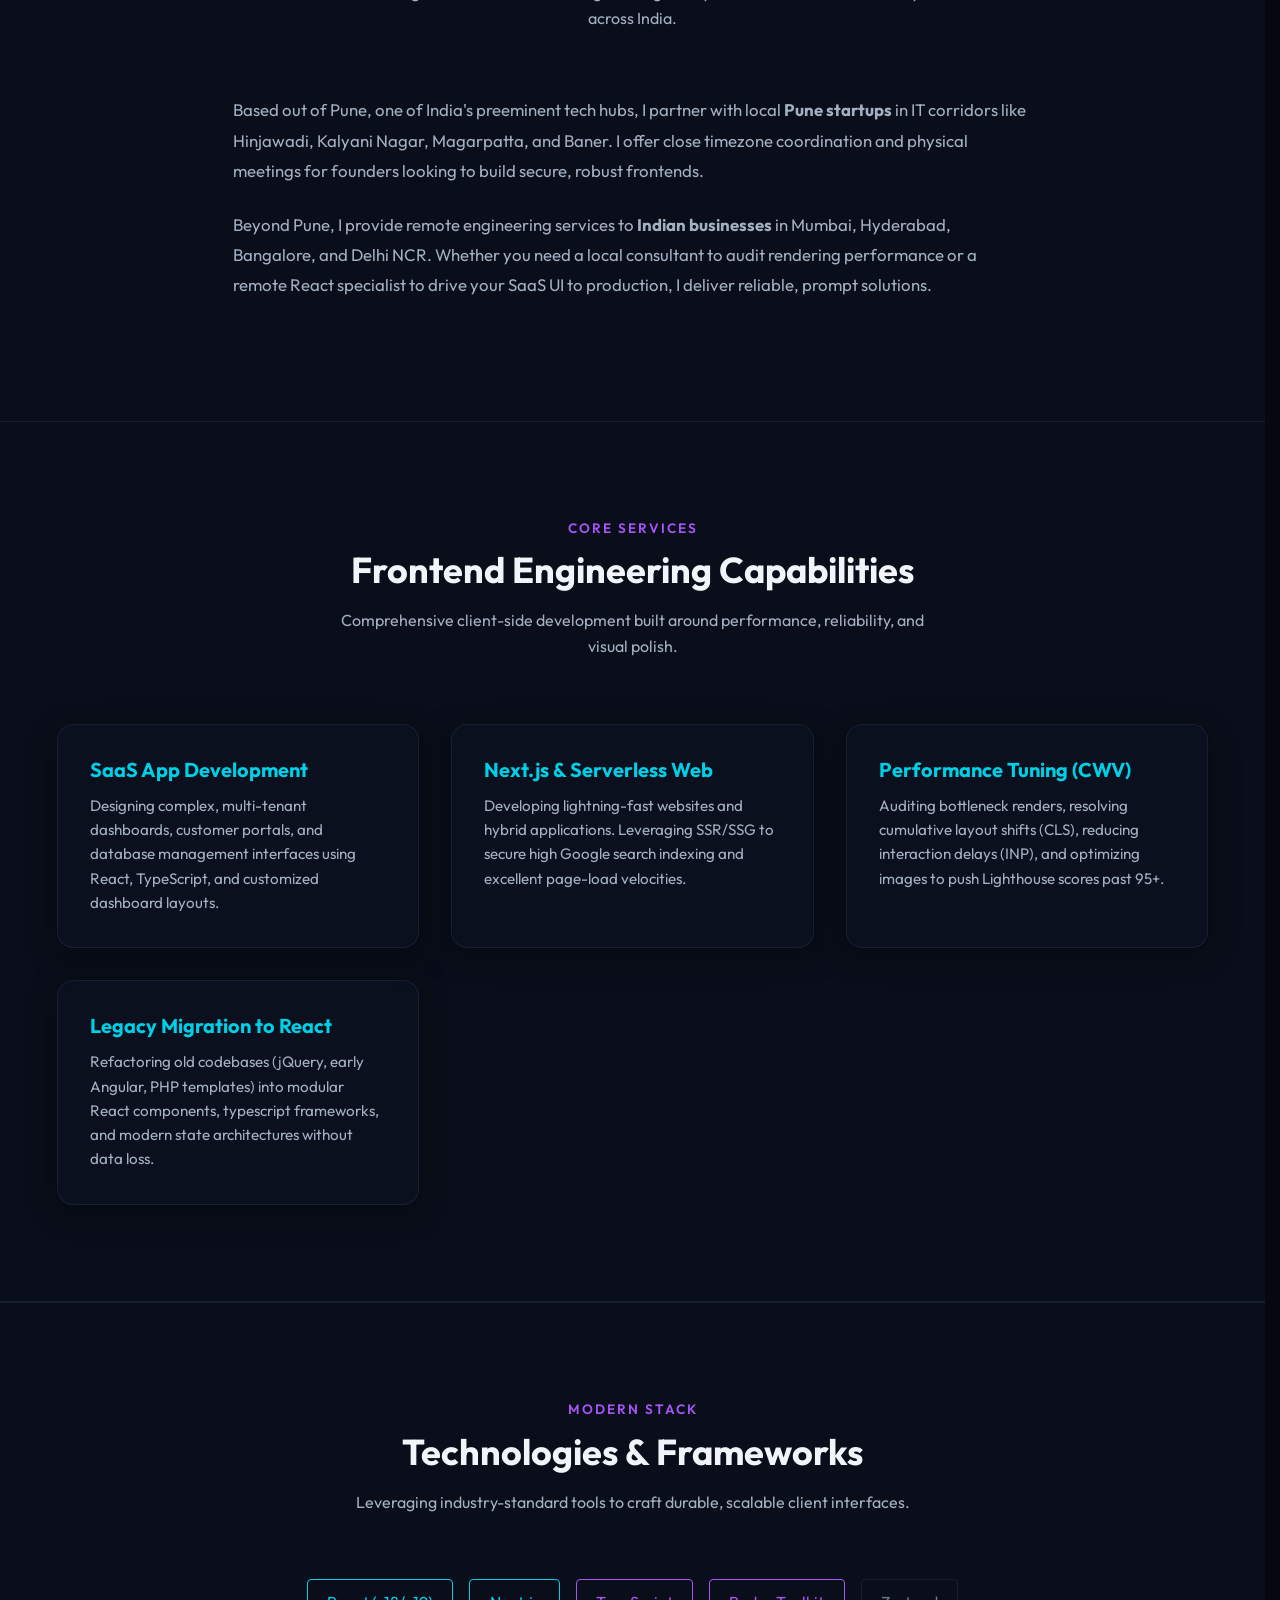
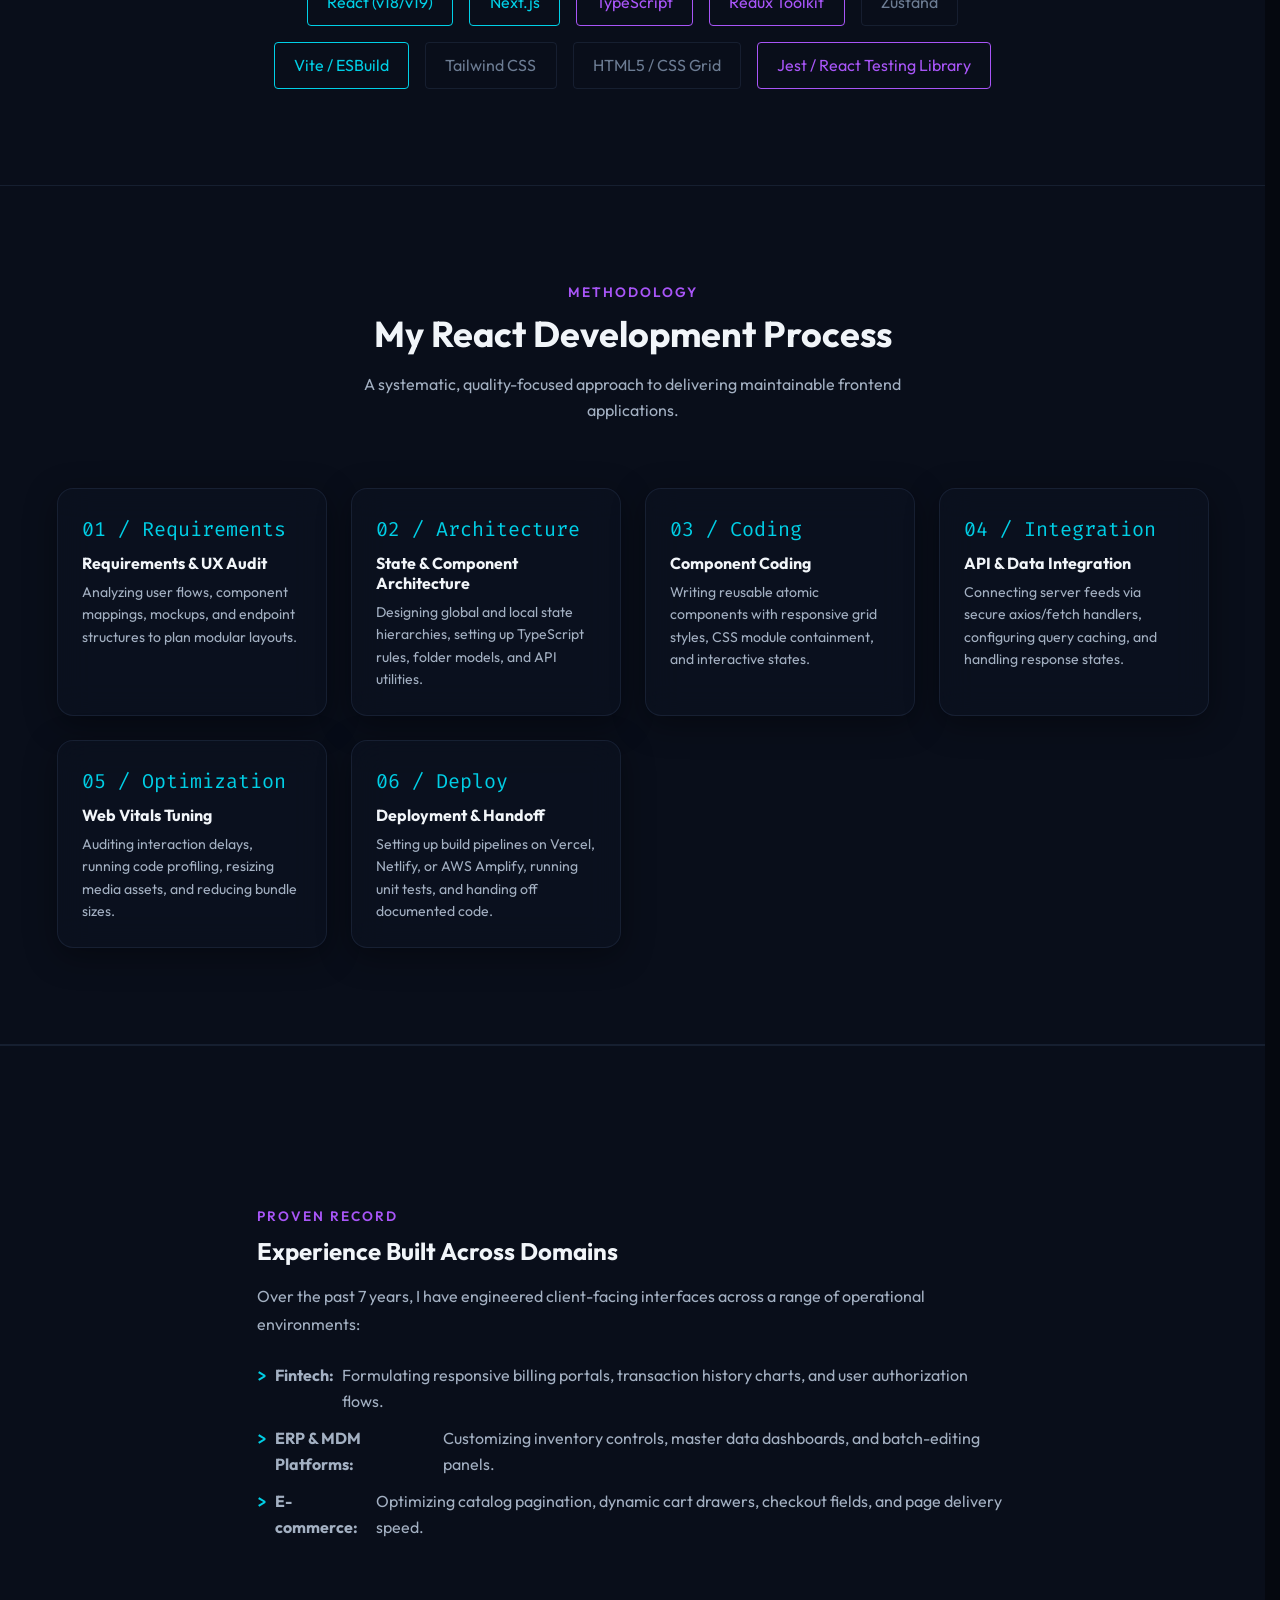
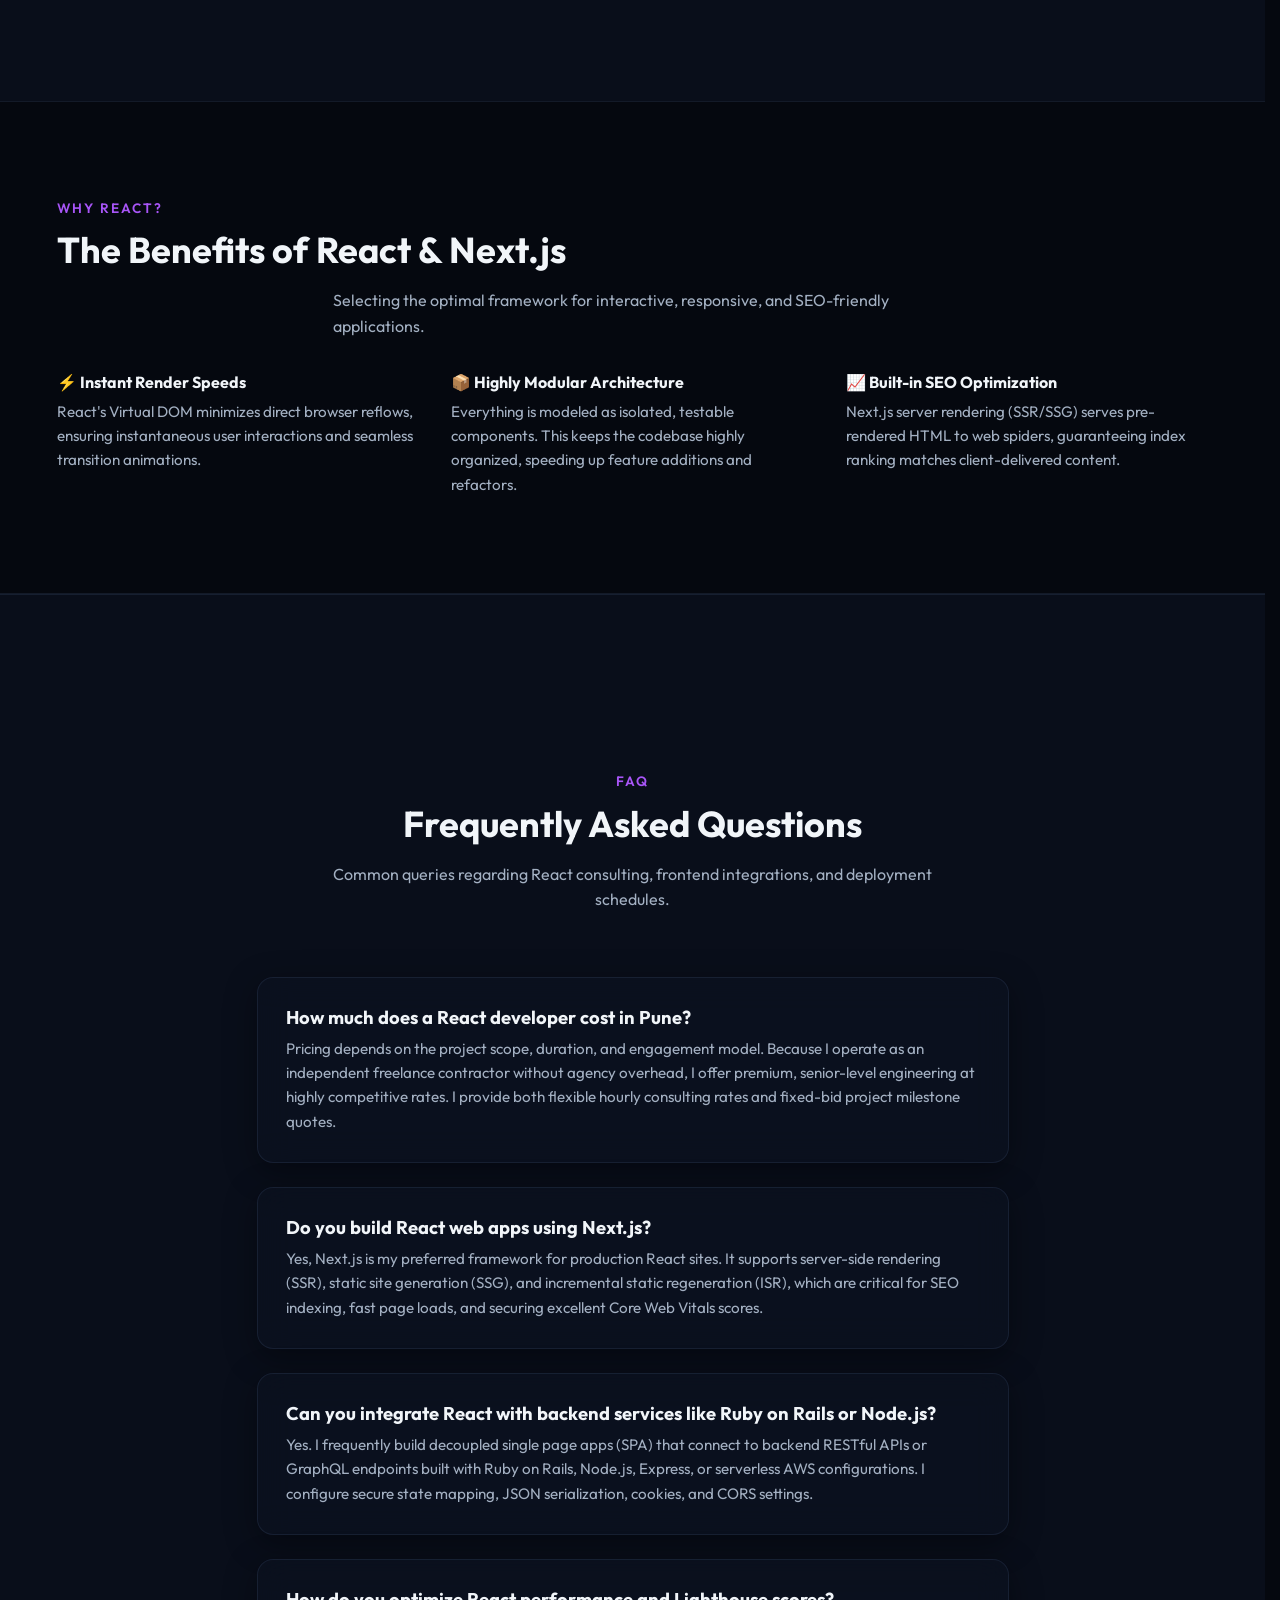
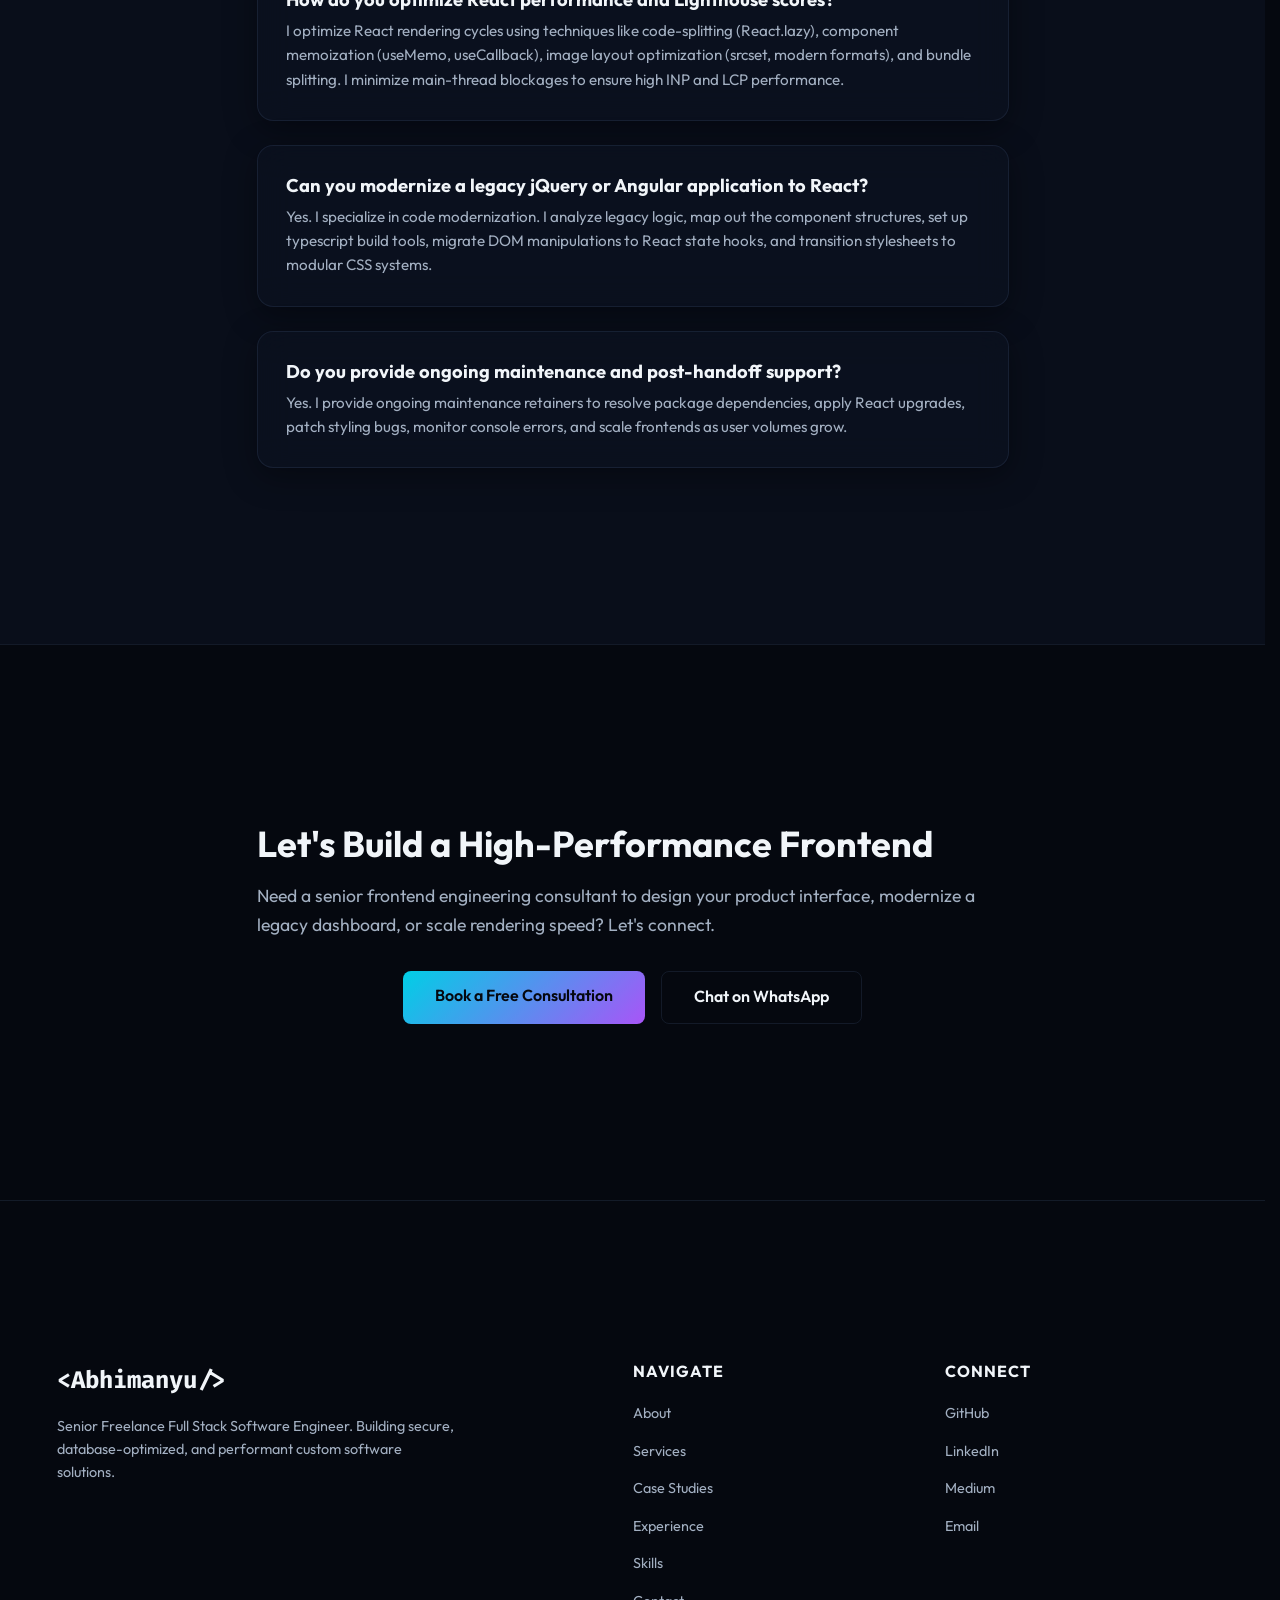
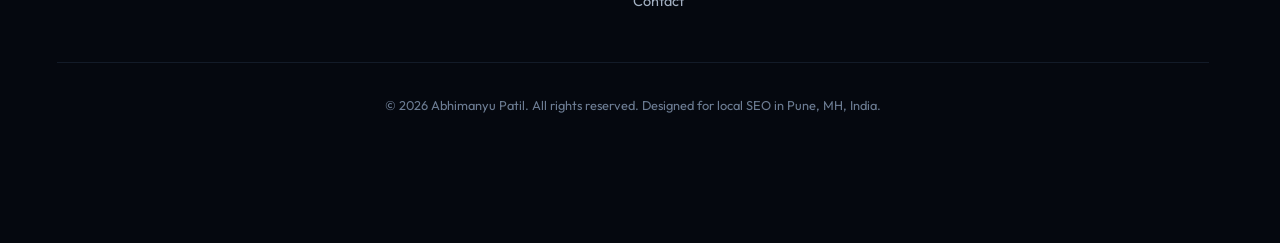
<file: services/react-developer-pune.html>
<!DOCTYPE html>
<html lang="en">
<head>
  <meta charset="UTF-8">
  <meta name="viewport" content="width=device-width, initial-scale=1.0">
  
  <!-- Google Analytics (gtag.js) -->
  <script async src="https://www.googletagmanager.com/gtag/js?id=G-195HX9BQJP"></script>
  <script>
    window.dataLayer = window.dataLayer || [];
    function gtag(){dataLayer.push(arguments);}
    gtag('js', new Date());

    gtag('config', 'G-195HX9BQJP');
  </script>
  
  <!-- Primary SEO Meta Tags -->
  <title>Freelance React Developer in Pune | Frontend Expert India</title>
  <meta name="description" content="Hire a senior Freelance React Developer in Pune. 7+ years experience in building high-performance Next.js apps, custom dashboards, Redux state architecture, and Web Vitals tuning.">
  <meta name="keywords" content="freelance react developer in pune, freelance frontend engineer, react js developer india, hire nextjs developer pune, Abhimanyu Patil">
  <meta name="author" content="Abhimanyu Patil">
  <meta name="robots" content="index, follow">
  <link rel="canonical" href="https://freelance.abhimanyupatil.com/services/react-developer-pune.html">
  
  <!-- Open Graph / Facebook -->
  <meta property="og:type" content="website">
  <meta property="og:url" content="https://freelance.abhimanyupatil.com/services/react-developer-pune.html">
  <meta property="og:title" content="Freelance React Developer in Pune | Frontend Expert India">
  <meta property="og:description" content="Hire a senior Freelance React Developer in Pune. 7+ years experience in building high-performance Next.js apps, custom dashboards, Redux state architecture, and Web Vitals tuning.">

  <!-- Twitter -->
  <meta property="twitter:card" content="summary_large_image">
  <meta property="twitter:url" content="https://freelance.abhimanyupatil.com/services/react-developer-pune.html">
  <meta property="twitter:title" content="Freelance React Developer in Pune | Frontend Expert India">
  <meta property="twitter:description" content="Hire a senior Freelance React Developer in Pune. 7+ years experience in building high-performance Next.js apps, custom dashboards, Redux state architecture, and Web Vitals tuning.">

  <!-- Favicon -->
  <link rel="icon" type="image/svg+xml" href="data:image/svg+xml,<svg xmlns=%22http://www.w3.org/2000/svg%22 viewBox=%220 0 100 100%22><text y=%22.9em%22 font-size=%2290%22>⚡</text></svg>">
  
  <!-- Google Fonts -->
  <link rel="preconnect" href="https://fonts.googleapis.com">
  <link rel="preconnect" href="https://fonts.gstatic.com" crossorigin>
  <link href="https://fonts.googleapis.com/css2?family=Fira+Code:wght@400;500;700&family=Outfit:wght@300;400;500;600;700;800&display=swap" rel="stylesheet">
  
  <!-- Stylesheet (Relative to parent folder) -->
  <link rel="stylesheet" href="../index.css">

  <!-- Structured Data / JSON-LD for Local, Person, Breadcrumb & FAQPage SEO -->
  <script type="application/ld+json">
  {
    "@context": "https://schema.org",
    "@graph": [
      {
        "@type": ["LocalBusiness", "ProfessionalService"],
        "@id": "https://freelance.abhimanyupatil.com/#service",
        "name": "Abhimanyu Patil - Freelance React Developer in Pune",
        "url": "https://freelance.abhimanyupatil.com",
        "logo": "https://freelance.abhimanyupatil.com/assets/logo.png",
        "description": "Hire a senior Freelance React Developer in Pune. Specializing in high-performance frontend engineering, Next.js SaaS platforms, and state management optimization across India.",
        "telephone": "+91 8446161390",
        "email": "abhimanyu.patil39@gmail.com",
        "priceRange": "$$",
        "address": {
          "@type": "PostalAddress",
          "streetAddress": "Koregaon Park",
          "addressLocality": "Pune",
          "addressRegion": "Maharashtra",
          "postalCode": "411001",
          "addressCountry": "IN"
        },
        "geo": {
          "@type": "GeoCoordinates",
          "latitude": "18.5362",
          "longitude": "73.8940"
        },
        "areaServed": [
          {
            "@type": "AdministrativeArea",
            "name": "Pune"
          },
          {
            "@type": "Country",
            "name": "India"
          }
        ],
        "knowsAbout": [
          "React Developer",
          "Frontend Engineering",
          "Next.js Framework",
          "State Management (Redux/Zustand)",
          "TypeScript",
          "Core Web Vitals Performance Optimization"
        ]
      },
      {
        "@type": "Person",
        "@id": "https://freelance.abhimanyupatil.com/#person",
        "name": "Abhimanyu Patil",
        "jobTitle": "Senior Freelance React Consultant",
        "worksFor": {
          "@type": "Organization",
          "name": "Freelance"
        },
        "alumniOf": {
          "@type": "EducationalOrganization",
          "name": "Pune University"
        },
        "sameAs": [
          "https://github.com/abhimanyuPatil/",
          "https://www.linkedin.com/in/abhimanyu-patil91/"
        ]
      },
      {
        "@type": "BreadcrumbList",
        "@id": "https://freelance.abhimanyupatil.com/services/react-developer-pune.html#breadcrumb",
        "itemListElement": [
          {
            "@type": "ListItem",
            "position": 1,
            "name": "Home",
            "item": "https://freelance.abhimanyupatil.com"
          },
          {
            "@type": "ListItem",
            "position": 2,
            "name": "Services",
            "item": "https://freelance.abhimanyupatil.com#services"
          },
          {
            "@type": "ListItem",
            "position": 3,
            "name": "React & Frontend Developer",
            "item": "https://freelance.abhimanyupatil.com/services/react-developer-pune.html"
          }
        ]
      },
      {
        "@type": "FAQPage",
        "@id": "https://freelance.abhimanyupatil.com/services/react-developer-pune.html#faq",
        "mainEntity": [
          {
            "@type": "Question",
            "name": "How much does a React developer cost in Pune?",
            "acceptedAnswer": {
              "@type": "Answer",
              "text": "Pricing depends on the project scope, duration, and engagement model. Because I operate as an independent freelance contractor without agency overhead, I offer premium, senior-level engineering at highly competitive rates. I provide both flexible hourly consulting rates and fixed-bid project milestone quotes."
            }
          },
          {
            "@type": "Question",
            "name": "Do you build React web apps using Next.js?",
            "acceptedAnswer": {
              "@type": "Answer",
              "text": "Yes, Next.js is my preferred framework for production React sites. It supports server-side rendering (SSR), static site generation (SSG), and incremental static regeneration (ISR), which are critical for SEO indexing, fast page loads, and securing excellent Core Web Vitals scores."
            }
          },
          {
            "@type": "Question",
            "name": "Can you integrate React with backend services like Ruby on Rails or Node.js?",
            "acceptedAnswer": {
              "@type": "Answer",
              "text": "Yes. I frequently build decoupled single page apps (SPA) that connect to backend RESTful APIs or GraphQL endpoints built with Ruby on Rails, Node.js, Express, or serverless AWS configurations. I configure secure state mapping, JSON serialization, cookies, and CORS settings."
            }
          },
          {
            "@type": "Question",
            "name": "How do you optimize React performance and Lighthouse scores?",
            "acceptedAnswer": {
              "@type": "Answer",
              "text": "I optimize React rendering cycles using techniques like code-splitting (React.lazy), component memoization (useMemo, useCallback), image layout optimization (srcset, modern formats), and bundle splitting. I minimize main-thread blockages to ensure high INP and LCP performance."
            }
          },
          {
            "@type": "Question",
            "name": "Can you modernize a legacy jQuery or Angular application to React?",
            "acceptedAnswer": {
              "@type": "Answer",
              "text": "Yes. I specialize in code modernization. I analyze legacy logic, map out the component structures, set up typescript build tools, migrate DOM manipulations to React state hooks, and transition stylesheets to modular CSS systems."
            }
          },
          {
            "@type": "Question",
            "name": "Do you provide ongoing maintenance and post-handoff support?",
            "acceptedAnswer": {
              "@type": "Answer",
              "text": "Yes. I provide ongoing maintenance retainers to resolve package dependencies, apply React upgrades, patch styling bugs, monitor console errors, and scale frontends as user volumes grow."
            }
          }
        ]
      }
    ]
  }
  </script>
</head>
<body>
  <!-- Ambient background glow effects -->
  <div class="ambient-glow glow-1"></div>
  <div class="ambient-glow glow-2"></div>
  <div class="grid-overlay"></div>

  <!-- Navigation Bar -->
  <header class="navbar">
    <div class="navbar-container">
      <a href="../index.html" class="logo">
        <span class="logo-bracket">&lt;</span>Abhimanyu<span class="logo-bracket">/&gt;</span>
      </a>
      <nav>
        <ul class="nav-links">
          <li><a href="../index.html#about">About</a></li>
          <li><a href="../index.html#services">Services</a></li>
          <li><a href="../case-studies/index.html">Case Studies</a></li>
          <li><a href="../index.html#experience">Experience</a></li>
          <li><a href="../index.html#skills">Skills</a></li>
          <li><a href="../index.html#contact">Contact</a></li>
        </ul>
      </nav>
      <!-- Mobile menu trigger -->
      <button class="mobile-menu-btn" id="mobile-menu-toggle" aria-label="Toggle Menu" aria-expanded="false">
        <span class="bar"></span>
        <span class="bar"></span>
        <span class="bar"></span>
      </button>
    </div>
  </header>

  <!-- Mobile Menu Overlay -->
  <div id="nav-menu" class="mobile-nav">
    <button class="mobile-nav-close" id="mobile-menu-close" aria-label="Close Menu">&times;</button>
    <ul class="mobile-nav-links">
      <li><a href="../index.html#about">About</a></li>
      <li><a href="../index.html#services">Services</a></li>
      <li><a href="../case-studies/index.html">Case Studies</a></li>
      <li><a href="../index.html#experience">Experience</a></li>
      <li><a href="../index.html#skills">Skills</a></li>
      <li><a href="../index.html#contact">Contact</a></li>
    </ul>
  </div>

  <main>
    <!-- Visual Breadcrumb Navigation Trail -->
    <div class="breadcrumb-container">
      <div class="section-container">
        <nav aria-label="Breadcrumb" class="breadcrumb">
          <ol>
            <li><a href="../index.html">Home</a></li>
            <li><span class="separator">&gt;</span></li>
            <li><a href="../index.html#services">Services</a></li>
            <li><span class="separator">&gt;</span></li>
            <li><span class="current">React Developer</span></li>
          </ol>
        </nav>
      </div>
    </div>

    <!-- Service Detail Hero Section -->
    <section class="hero-section">
      <div class="section-container">
        <div class="hero-badge">Specialized Service Page</div>
        <h1 class="hero-title">
          Freelance <span class="highlight">React Developer</span> in Pune
        </h1>
        <p class="hero-subtitle">
          Building blazing-fast Next.js portals, clean responsive UI components, and state-managed dashboards. Bring senior-level frontend engineering directly to your product.
        </p>
        <div class="hero-actions">
          <a href="../index.html#contact" class="btn btn-primary">Book a Free Consultation</a>
          <a href="https://wa.me/918446042956?text=Hi%20Abhimanyu,%20I%20am%20looking%20for%20a%20React%20developer%20consultant..." target="_blank" rel="noopener noreferrer" class="btn btn-secondary">Chat on WhatsApp</a>
        </div>
      </div>
    </section>

    <!-- Detailed Intro Section -->
    <section class="about-section">
      <div class="section-container">
        <div class="section-badge">Overview</div>
        <h2 class="section-title">Senior React & Frontend Engineering Services</h2>
        <div style="max-width: 800px; margin: 0 auto; text-align: left;">
          <p class="about-text" style="margin-bottom: 1.5rem;">
            I am Abhimanyu, an independent <strong>React developer in Pune</strong> and senior frontend engineer with over <strong>7 years of hands-on experience</strong> coding premium, high-interaction web interfaces. If you need a senior developer to architect modular component frameworks, structure reactive global state management systems, or tune pages for perfect Core Web Vitals, I offer specialized frontend consulting services designed to scale your operations.
          </p>
          <p class="about-text">
            Throughout my career, I have developed critical web frontends for Fintech, E-commerce, Master Data Management (MDM), and custom ERP systems. By collaborating with me directly, you avoid the communication friction and overhead costs of agencies, ensuring clean object-oriented architecture, modular TypeScript codebases, and direct execution parameters.
          </p>
        </div>
      </div>
    </section>

    <!-- Stronger Local SEO Section -->
    <section class="local-seo-section" style="border-block-end: 1px solid var(--border-color); background-color: var(--bg-deep);">
      <div class="section-container">
        <div class="section-header">
          <div class="section-badge">Local Presence</div>
          <h2 class="section-title">React JS Development Services in Pune</h2>
          <p class="section-subtitle">Delivering world-class frontend engineering locally in Maharashtra and remotely across India.</p>
        </div>
        <div style="max-width: 800px; margin: 0 auto; text-align: left; line-height: 1.8;">
          <p class="about-text" style="margin-bottom: 1.5rem;">
            Based out of Pune, one of India's preeminent tech hubs, I partner with local <strong>Pune startups</strong> in IT corridors like Hinjawadi, Kalyani Nagar, Magarpatta, and Baner. I offer close timezone coordination and physical meetings for founders looking to build secure, robust frontends.
          </p>
          <p class="about-text">
            Beyond Pune, I provide remote engineering services to <strong>Indian businesses</strong> in Mumbai, Hyderabad, Bangalore, and Delhi NCR. Whether you need a local consultant to audit rendering performance or a remote React specialist to drive your SaaS UI to production, I deliver reliable, prompt solutions.
          </p>
        </div>
      </div>
    </section>

    <!-- Capabilities / Services Offered -->
    <section class="experience-section">
      <div class="section-container">
        <div class="section-header">
          <div class="section-badge">Core Services</div>
          <h2 class="section-title">Frontend Engineering Capabilities</h2>
          <p class="section-subtitle">Comprehensive client-side development built around performance, reliability, and visual polish.</p>
        </div>

        <div style="display: grid; grid-template-columns: repeat(auto-fit, minmax(280px, 1fr)); gap: 2rem;">
          
          <div class="glass-card" style="text-align: left; padding: 2rem;">
            <h3 style="color: var(--neon-cyan); font-size: 1.25rem; margin-bottom: 0.75rem;">SaaS App Development</h3>
            <p style="color: var(--text-secondary); font-size: 0.95rem; line-height: 1.6; margin: 0;">
              Designing complex, multi-tenant dashboards, customer portals, and database management interfaces using React, TypeScript, and customized dashboard layouts.
            </p>
          </div>

          <div class="glass-card" style="text-align: left; padding: 2rem;">
            <h3 style="color: var(--neon-cyan); font-size: 1.25rem; margin-bottom: 0.75rem;">Next.js & Serverless Web</h3>
            <p style="color: var(--text-secondary); font-size: 0.95rem; line-height: 1.6; margin: 0;">
              Developing lightning-fast websites and hybrid applications. Leveraging SSR/SSG to secure high Google search indexing and excellent page-load velocities.
            </p>
          </div>

          <div class="glass-card" style="text-align: left; padding: 2rem;">
            <h3 style="color: var(--neon-cyan); font-size: 1.25rem; margin-bottom: 0.75rem;">Performance Tuning (CWV)</h3>
            <p style="color: var(--text-secondary); font-size: 0.95rem; line-height: 1.6; margin: 0;">
              Auditing bottleneck renders, resolving cumulative layout shifts (CLS), reducing interaction delays (INP), and optimizing images to push Lighthouse scores past 95+.
            </p>
          </div>

          <div class="glass-card" style="text-align: left; padding: 2rem;">
            <h3 style="color: var(--neon-cyan); font-size: 1.25rem; margin-bottom: 0.75rem;">Legacy Migration to React</h3>
            <p style="color: var(--text-secondary); font-size: 0.95rem; line-height: 1.6; margin: 0;">
              Refactoring old codebases (jQuery, early Angular, PHP templates) into modular React components, typescript frameworks, and modern state architectures without data loss.
            </p>
          </div>

        </div>
      </div>
    </section>

    <!-- Technologies Grid -->
    <section class="skills-section" style="border-block-start: 1px solid var(--border-color); background-color: var(--bg-deep);">
      <div class="section-container">
        <div class="section-header">
          <div class="section-badge">Modern Stack</div>
          <h2 class="section-title">Technologies & Frameworks</h2>
          <p class="section-subtitle">Leveraging industry-standard tools to craft durable, scalable client interfaces.</p>
        </div>

        <div style="display: flex; gap: 1rem; flex-wrap: wrap; justify-content: center; max-width: 800px; margin: 0 auto;">
          <span class="seo-tag-item" style="border-color: var(--neon-cyan); color: var(--neon-cyan); font-size: 1rem; padding: 0.6rem 1.2rem;">React (v18/v19)</span>
          <span class="seo-tag-item" style="border-color: var(--neon-cyan); color: var(--neon-cyan); font-size: 1rem; padding: 0.6rem 1.2rem;">Next.js</span>
          <span class="seo-tag-item" style="border-color: var(--neon-purple); color: var(--neon-purple); font-size: 1rem; padding: 0.6rem 1.2rem;">TypeScript</span>
          <span class="seo-tag-item" style="border-color: var(--neon-purple); color: var(--neon-purple); font-size: 1rem; padding: 0.6rem 1.2rem;">Redux Toolkit</span>
          <span class="seo-tag-item" style="font-size: 1rem; padding: 0.6rem 1.2rem;">Zustand</span>
          <span class="seo-tag-item" style="border-color: var(--neon-cyan); color: var(--neon-cyan); font-size: 1rem; padding: 0.6rem 1.2rem;">Vite / ESBuild</span>
          <span class="seo-tag-item" style="font-size: 1rem; padding: 0.6rem 1.2rem;">Tailwind CSS</span>
          <span class="seo-tag-item" style="font-size: 1rem; padding: 0.6rem 1.2rem;">HTML5 / CSS Grid</span>
          <span class="seo-tag-item" style="border-color: var(--neon-purple); color: var(--neon-purple); font-size: 1rem; padding: 0.6rem 1.2rem;">Jest / React Testing Library</span>
        </div>
      </div>
    </section>

    <!-- Project Process Section -->
    <section class="experience-section">
      <div class="section-container">
        <div class="section-header">
          <div class="section-badge">Methodology</div>
          <h2 class="section-title">My React Development Process</h2>
          <p class="section-subtitle">A systematic, quality-focused approach to delivering maintainable frontend applications.</p>
        </div>

        <div style="display: grid; grid-template-columns: repeat(auto-fit, minmax(250px, 1fr)); gap: 1.5rem; text-align: left;">
          
          <div class="glass-card" style="padding: 1.5rem;">
            <div style="font-family: var(--font-mono); color: var(--neon-cyan); font-size: 1.25rem; margin-bottom: 0.5rem;">01 / Requirements</div>
            <h4 style="margin-bottom: 0.5rem; color: var(--text-primary);">Requirements & UX Audit</h4>
            <p style="font-size: 0.88rem; color: var(--text-secondary); line-height: 1.6; margin: 0;">
              Analyzing user flows, component mappings, mockups, and endpoint structures to plan modular layouts.
            </p>
          </div>

          <div class="glass-card" style="padding: 1.5rem;">
            <div style="font-family: var(--font-mono); color: var(--neon-cyan); font-size: 1.25rem; margin-bottom: 0.5rem;">02 / Architecture</div>
            <h4 style="margin-bottom: 0.5rem; color: var(--text-primary);">State & Component Architecture</h4>
            <p style="font-size: 0.88rem; color: var(--text-secondary); line-height: 1.6; margin: 0;">
              Designing global and local state hierarchies, setting up TypeScript rules, folder models, and API utilities.
            </p>
          </div>

          <div class="glass-card" style="padding: 1.5rem;">
            <div style="font-family: var(--font-mono); color: var(--neon-cyan); font-size: 1.25rem; margin-bottom: 0.5rem;">03 / Coding</div>
            <h4 style="margin-bottom: 0.5rem; color: var(--text-primary);">Component Coding</h4>
            <p style="font-size: 0.88rem; color: var(--text-secondary); line-height: 1.6; margin: 0;">
              Writing reusable atomic components with responsive grid styles, CSS module containment, and interactive states.
            </p>
          </div>

          <div class="glass-card" style="padding: 1.5rem;">
            <div style="font-family: var(--font-mono); color: var(--neon-cyan); font-size: 1.25rem; margin-bottom: 0.5rem;">04 / Integration</div>
            <h4 style="margin-bottom: 0.5rem; color: var(--text-primary);">API & Data Integration</h4>
            <p style="font-size: 0.88rem; color: var(--text-secondary); line-height: 1.6; margin: 0;">
              Connecting server feeds via secure axios/fetch handlers, configuring query caching, and handling response states.
            </p>
          </div>

          <div class="glass-card" style="padding: 1.5rem;">
            <div style="font-family: var(--font-mono); color: var(--neon-cyan); font-size: 1.25rem; margin-bottom: 0.5rem;">05 / Optimization</div>
            <h4 style="margin-bottom: 0.5rem; color: var(--text-primary);">Web Vitals Tuning</h4>
            <p style="font-size: 0.88rem; color: var(--text-secondary); line-height: 1.6; margin: 0;">
              Auditing interaction delays, running code profiling, resizing media assets, and reducing bundle sizes.
            </p>
          </div>

          <div class="glass-card" style="padding: 1.5rem;">
            <div style="font-family: var(--font-mono); color: var(--neon-cyan); font-size: 1.25rem; margin-bottom: 0.5rem;">06 / Deploy</div>
            <h4 style="margin-bottom: 0.5rem; color: var(--text-primary);">Deployment & Handoff</h4>
            <p style="font-size: 0.88rem; color: var(--text-secondary); line-height: 1.6; margin: 0;">
              Setting up build pipelines on Vercel, Netlify, or AWS Amplify, running unit tests, and handing off documented code.
            </p>
          </div>

        </div>
      </div>
    </section>

    <!-- Experience Background Summary -->
    <section style="border-block-start: 1px solid var(--border-color); background-color: var(--bg-deep); padding-block: 4rem;">
      <div class="section-container" style="max-width: 800px; margin: 0 auto; text-align: left;">
        <div class="section-badge">Proven Record</div>
        <h3 style="font-size: 1.5rem; color: var(--text-primary); margin-top: 0.5rem; margin-bottom: 1rem;">Experience Built Across Domains</h3>
        <p style="color: var(--text-secondary); line-height: 1.8; margin-bottom: 1.5rem;">
          Over the past 7 years, I have engineered client-facing interfaces across a range of operational environments:
        </p>
        <ul style="list-style: none; padding: 0; display: flex; flex-direction: column; gap: 0.75rem; color: var(--text-secondary);">
          <li style="display: flex; gap: 0.5rem;"><span style="color: var(--neon-cyan); font-family: var(--font-mono); font-weight: bold;">&gt;</span> <strong>Fintech:</strong> Formulating responsive billing portals, transaction history charts, and user authorization flows.</li>
          <li style="display: flex; gap: 0.5rem;"><span style="color: var(--neon-cyan); font-family: var(--font-mono); font-weight: bold;">&gt;</span> <strong>ERP & MDM Platforms:</strong> Customizing inventory controls, master data dashboards, and batch-editing panels.</li>
          <li style="display: flex; gap: 0.5rem;"><span style="color: var(--neon-cyan); font-family: var(--font-mono); font-weight: bold;">&gt;</span> <strong>E-commerce:</strong> Optimizing catalog pagination, dynamic cart drawers, checkout fields, and page delivery speed.</li>
        </ul>
      </div>
    </section>

    <!-- Why React Section -->
    <section class="about-section" style="border-block-start: 1px solid var(--border-color);">
      <div class="section-container">
        <div class="section-badge">Why React?</div>
        <h2 class="section-title">The Benefits of React & Next.js</h2>
        <p class="section-subtitle">Selecting the optimal framework for interactive, responsive, and SEO-friendly applications.</p>
        
        <div style="display: grid; grid-template-columns: repeat(auto-fit, minmax(250px, 1fr)); gap: 2rem; text-align: left; margin-top: 2rem;">
          <div>
            <h4 style="color: var(--text-primary); margin-bottom: 0.5rem;">⚡ Instant Render Speeds</h4>
            <p style="font-size: 0.95rem; color: var(--text-secondary); line-height: 1.6; margin: 0;">
              React's Virtual DOM minimizes direct browser reflows, ensuring instantaneous user interactions and seamless transition animations.
            </p>
          </div>
          <div>
            <h4 style="color: var(--text-primary); margin-bottom: 0.5rem;">📦 Highly Modular Architecture</h4>
            <p style="font-size: 0.95rem; color: var(--text-secondary); line-height: 1.6; margin: 0;">
              Everything is modeled as isolated, testable components. This keeps the codebase highly organized, speeding up feature additions and refactors.
            </p>
          </div>
          <div>
            <h4 style="color: var(--text-primary); margin-bottom: 0.5rem;">📈 Built-in SEO Optimization</h4>
            <p style="font-size: 0.95rem; color: var(--text-secondary); line-height: 1.6; margin: 0;">
              Next.js server rendering (SSR/SSG) serves pre-rendered HTML to web spiders, guaranteeing index ranking matches client-delivered content.
            </p>
          </div>
        </div>
      </div>
    </section>

    <!-- FAQ Section -->
    <section class="faq-section" style="border-block-start: 1px solid var(--border-color); background-color: var(--bg-deep); padding-block: 5rem;">
      <div class="section-container" style="max-width: 800px; margin: 0 auto; text-align: left;">
        <div class="section-header" style="text-align: center;">
          <div class="section-badge">FAQ</div>
          <h2 class="section-title">Frequently Asked Questions</h2>
          <p class="section-subtitle">Common queries regarding React consulting, frontend integrations, and deployment schedules.</p>
        </div>

        <div style="display: flex; flex-direction: column; gap: 1.5rem; margin-top: 3rem;">
          
          <div class="glass-card" style="padding: 1.75rem;">
            <h3 style="font-size: 1.15rem; color: var(--text-primary); margin-bottom: 0.5rem;">How much does a React developer cost in Pune?</h3>
            <p style="color: var(--text-secondary); font-size: 0.95rem; line-height: 1.6; margin: 0;">
              Pricing depends on the project scope, duration, and engagement model. Because I operate as an independent freelance contractor without agency overhead, I offer premium, senior-level engineering at highly competitive rates. I provide both flexible hourly consulting rates and fixed-bid project milestone quotes.
            </p>
          </div>

          <div class="glass-card" style="padding: 1.75rem;">
            <h3 style="font-size: 1.15rem; color: var(--text-primary); margin-bottom: 0.5rem;">Do you build React web apps using Next.js?</h3>
            <p style="color: var(--text-secondary); font-size: 0.95rem; line-height: 1.6; margin: 0;">
              Yes, Next.js is my preferred framework for production React sites. It supports server-side rendering (SSR), static site generation (SSG), and incremental static regeneration (ISR), which are critical for SEO indexing, fast page loads, and securing excellent Core Web Vitals scores.
            </p>
          </div>

          <div class="glass-card" style="padding: 1.75rem;">
            <h3 style="font-size: 1.15rem; color: var(--text-primary); margin-bottom: 0.5rem;">Can you integrate React with backend services like Ruby on Rails or Node.js?</h3>
            <p style="color: var(--text-secondary); font-size: 0.95rem; line-height: 1.6; margin: 0;">
              Yes. I frequently build decoupled single page apps (SPA) that connect to backend RESTful APIs or GraphQL endpoints built with Ruby on Rails, Node.js, Express, or serverless AWS configurations. I configure secure state mapping, JSON serialization, cookies, and CORS settings.
            </p>
          </div>

          <div class="glass-card" style="padding: 1.75rem;">
            <h3 style="font-size: 1.15rem; color: var(--text-primary); margin-bottom: 0.5rem;">How do you optimize React performance and Lighthouse scores?</h3>
            <p style="color: var(--text-secondary); font-size: 0.95rem; line-height: 1.6; margin: 0;">
              I optimize React rendering cycles using techniques like code-splitting (React.lazy), component memoization (useMemo, useCallback), image layout optimization (srcset, modern formats), and bundle splitting. I minimize main-thread blockages to ensure high INP and LCP performance.
            </p>
          </div>

          <div class="glass-card" style="padding: 1.75rem;">
            <h3 style="font-size: 1.15rem; color: var(--text-primary); margin-bottom: 0.5rem;">Can you modernize a legacy jQuery or Angular application to React?</h3>
            <p style="color: var(--text-secondary); font-size: 0.95rem; line-height: 1.6; margin: 0;">
              Yes. I specialize in code modernization. I analyze legacy logic, map out the component structures, set up typescript build tools, migrate DOM manipulations to React state hooks, and transition stylesheets to modular CSS systems.
            </p>
          </div>

          <div class="glass-card" style="padding: 1.75rem;">
            <h3 style="font-size: 1.15rem; color: var(--text-primary); margin-bottom: 0.5rem;">Do you provide ongoing maintenance and post-handoff support?</h3>
            <p style="color: var(--text-secondary); font-size: 0.95rem; line-height: 1.6; margin: 0;">
              Yes. I provide ongoing maintenance retainers to resolve package dependencies, apply React upgrades, patch styling bugs, monitor console errors, and scale frontends as user volumes grow.
            </p>
          </div>

        </div>
      </div>
    </section>

    <!-- Final CTA Section -->
    <section class="cta-section" style="border-block-start: 1px solid var(--border-color); padding-block: 5rem;">
      <div class="section-container" style="max-width: 800px; margin: 0 auto;">
        <h2 style="font-size: 2.25rem; margin-bottom: 1rem; color: var(--text-primary);">Let's Build a High-Performance Frontend</h2>
        <p style="color: var(--text-secondary); font-size: 1.1rem; line-height: 1.6; margin-bottom: 2rem;">
          Need a senior frontend engineering consultant to design your product interface, modernize a legacy dashboard, or scale rendering speed? Let's connect.
        </p>
        <div style="display: flex; gap: 1rem; justify-content: center; flex-wrap: wrap;">
          <a href="../index.html#contact" class="btn btn-primary" style="padding: 0.8rem 2rem; font-size: 1rem;">Book a Free Consultation</a>
          <a href="https://wa.me/918446042956?text=Hi%20Abhimanyu,%20I%20am%20looking%20for%20a%20React%20developer%20consultant..." target="_blank" rel="noopener noreferrer" class="btn btn-secondary" style="padding: 0.8rem 2rem; font-size: 1rem;">Chat on WhatsApp</a>
        </div>
      </div>
    </section>
  </main>

  <!-- Footer -->
  <footer class="footer">
    <div class="section-container">
      <div class="footer-grid">
        <div class="footer-brand">
          <span class="logo">&lt;Abhimanyu/&gt;</span>
          <p>Senior Freelance Full Stack Software Engineer. Building secure, database-optimized, and performant custom software solutions.</p>
        </div>
        <div class="footer-links">
          <h4>Navigate</h4>
          <ul>
            <li><a href="../index.html#about">About</a></li>
            <li><a href="../index.html#services">Services</a></li>
            <li><a href="../case-studies/index.html">Case Studies</a></li>
            <li><a href="../index.html#experience">Experience</a></li>
            <li><a href="../index.html#skills">Skills</a></li>
            <li><a href="../index.html#contact">Contact</a></li>
          </ul>
        </div>
        <div class="footer-socials">
          <h4>Connect</h4>
          <ul>
            <li><a href="https://github.com/abhimanyuPatil/" target="_blank" rel="noopener noreferrer">GitHub</a></li>
            <li><a href="https://www.linkedin.com/in/abhimanyu-patil91/" target="_blank" rel="noopener noreferrer">LinkedIn</a></li>
            <li><a href="https://medium.com/@abhimanyu.patil" target="_blank" rel="noopener noreferrer">Medium</a></li>
            <li><a href="mailto:abhimanyu.patil39@gmail.com">Email</a></li>
          </ul>
        </div>
      </div>
      <div class="footer-bottom">
        <p>&copy; 2026 Abhimanyu Patil. All rights reserved. Designed for local SEO in Pune, MH, India.</p>
      </div>
    </div>
  </footer>

  <!-- Script file (Relative to parent folder) -->
  <script src="../app.js"></script>
</body>
</html>
</file>
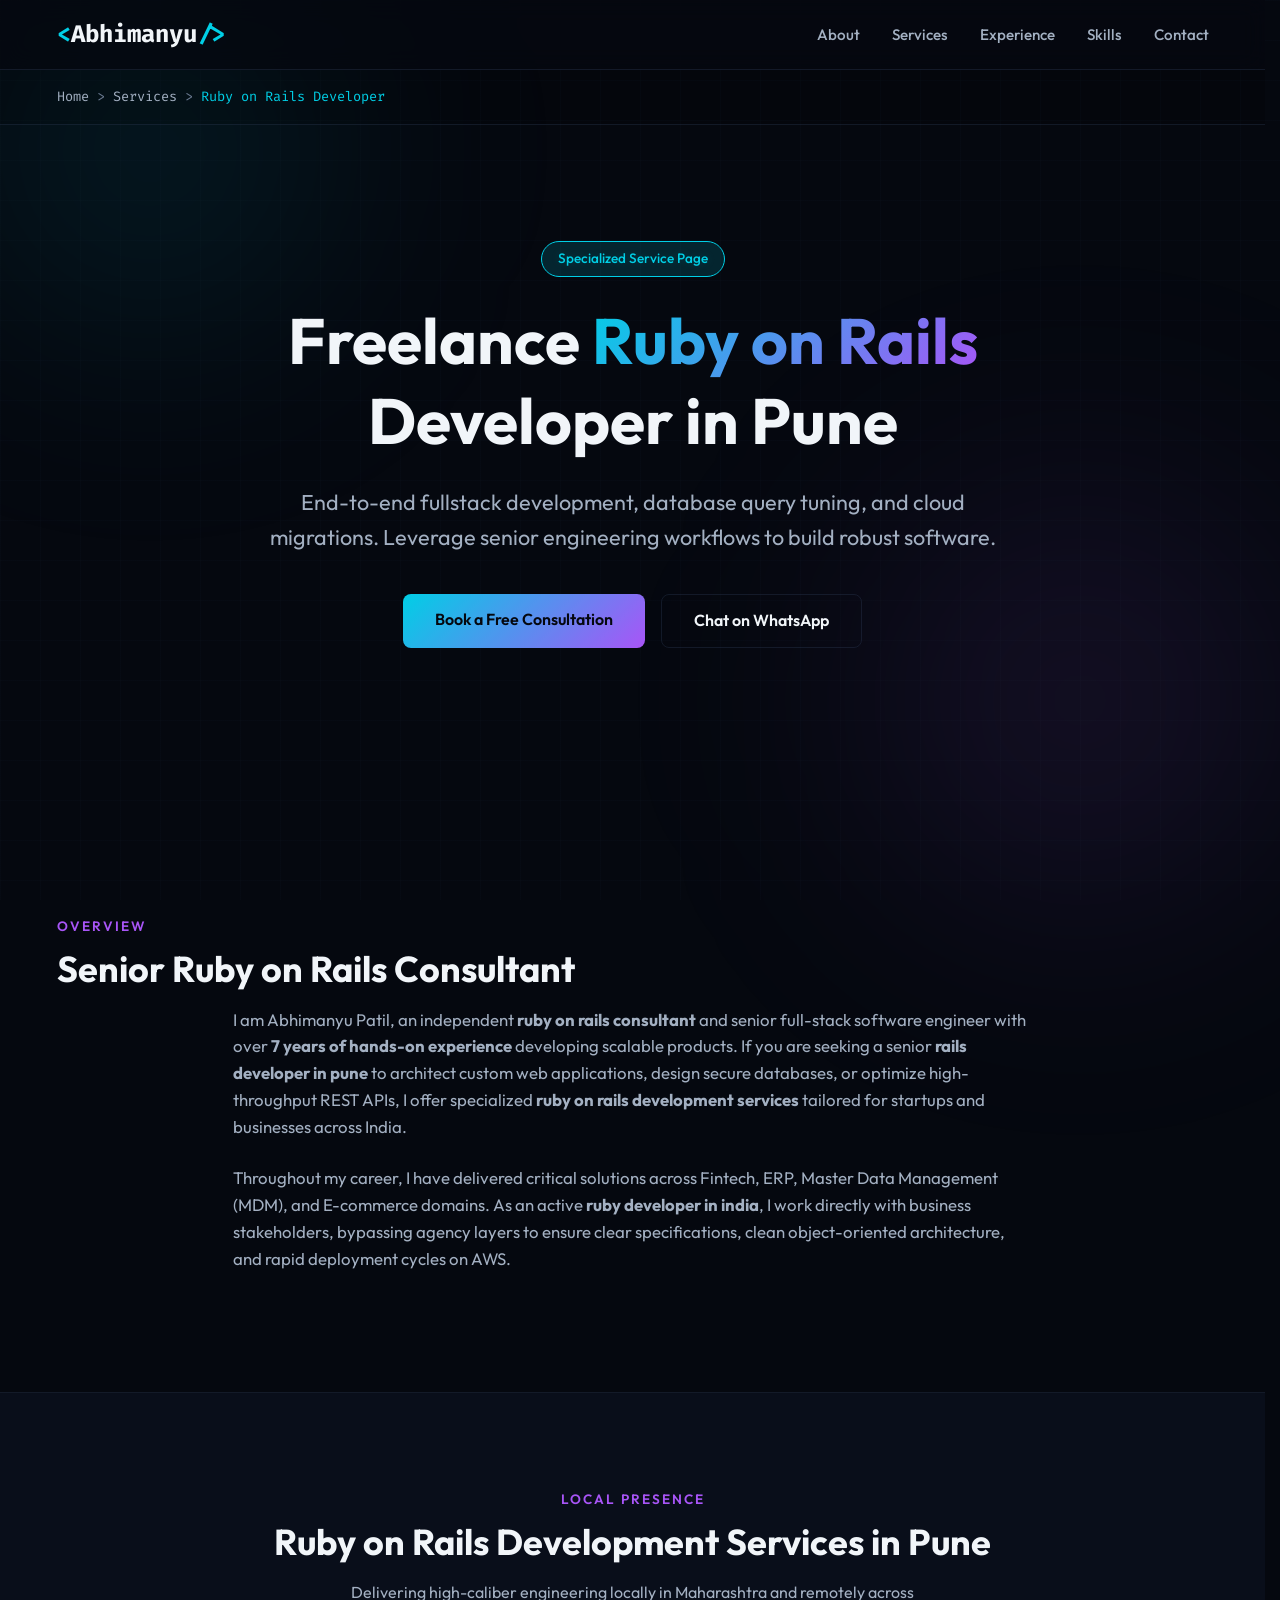
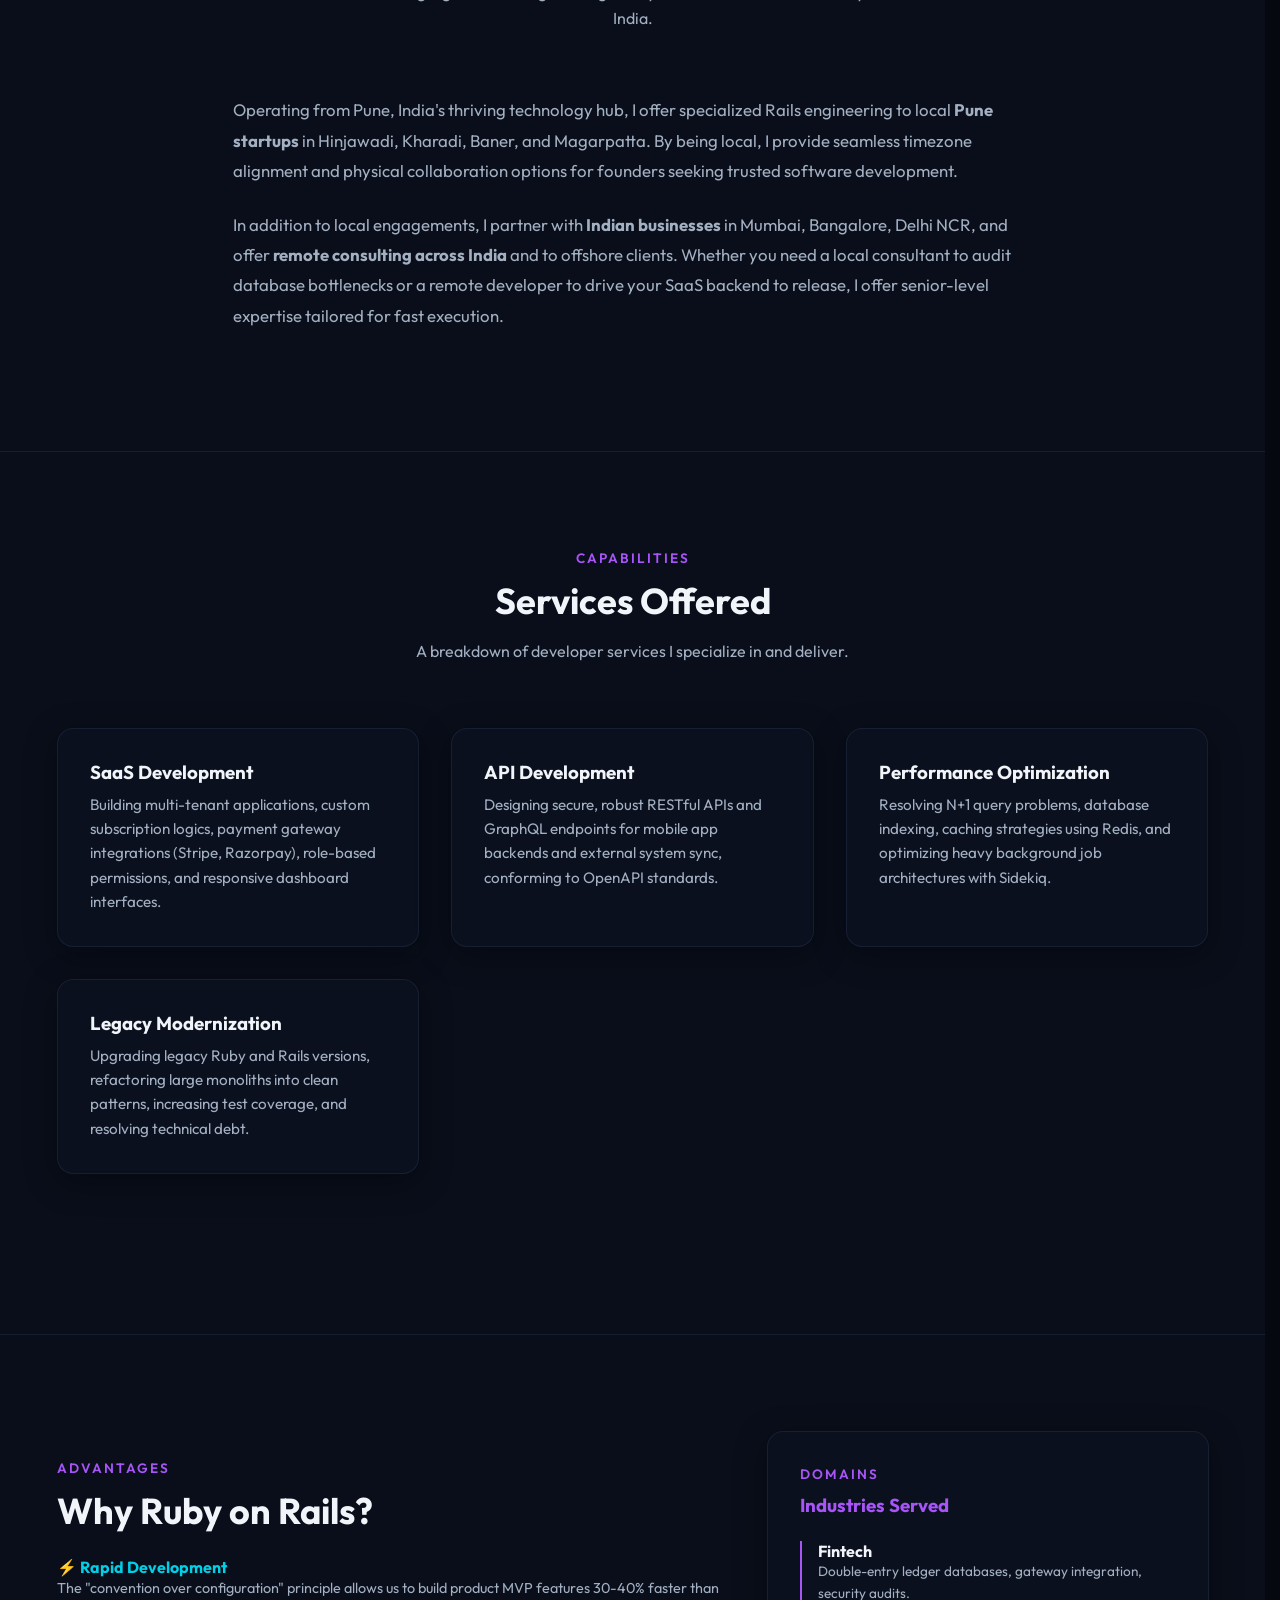
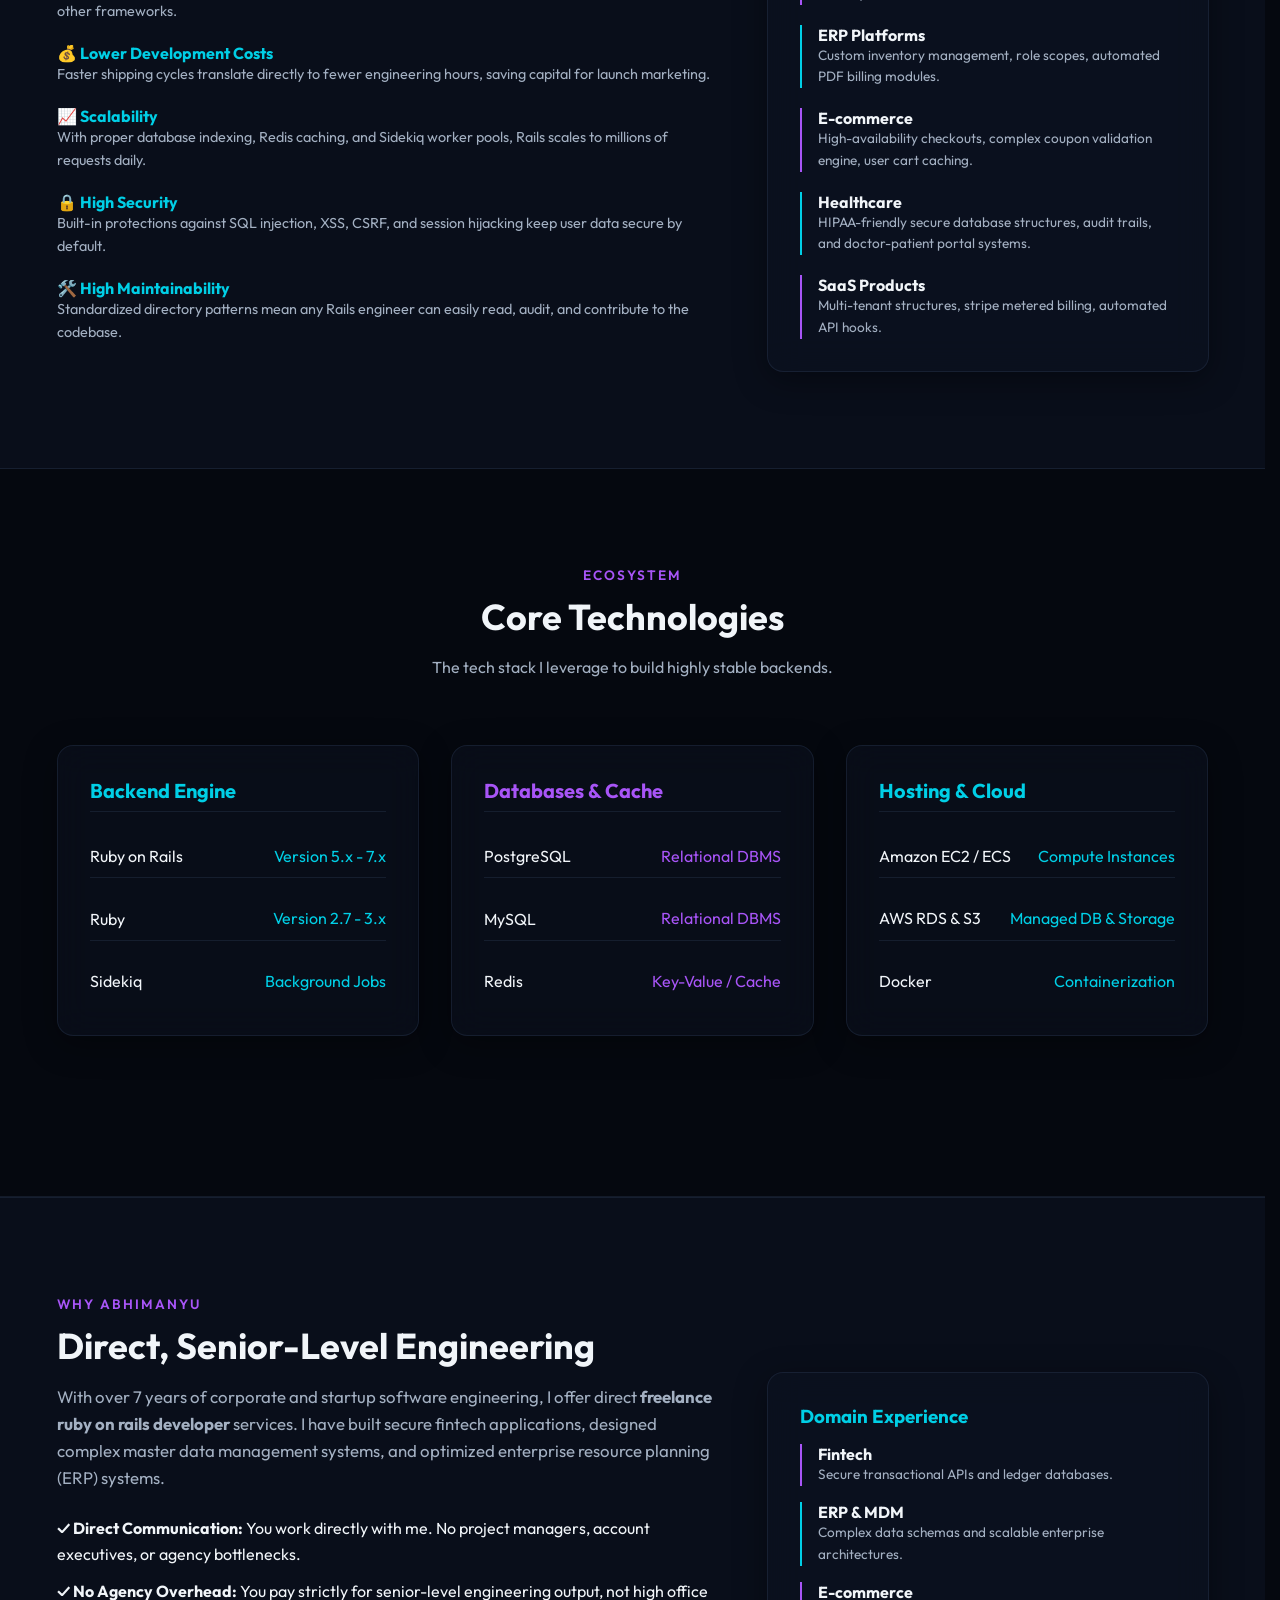
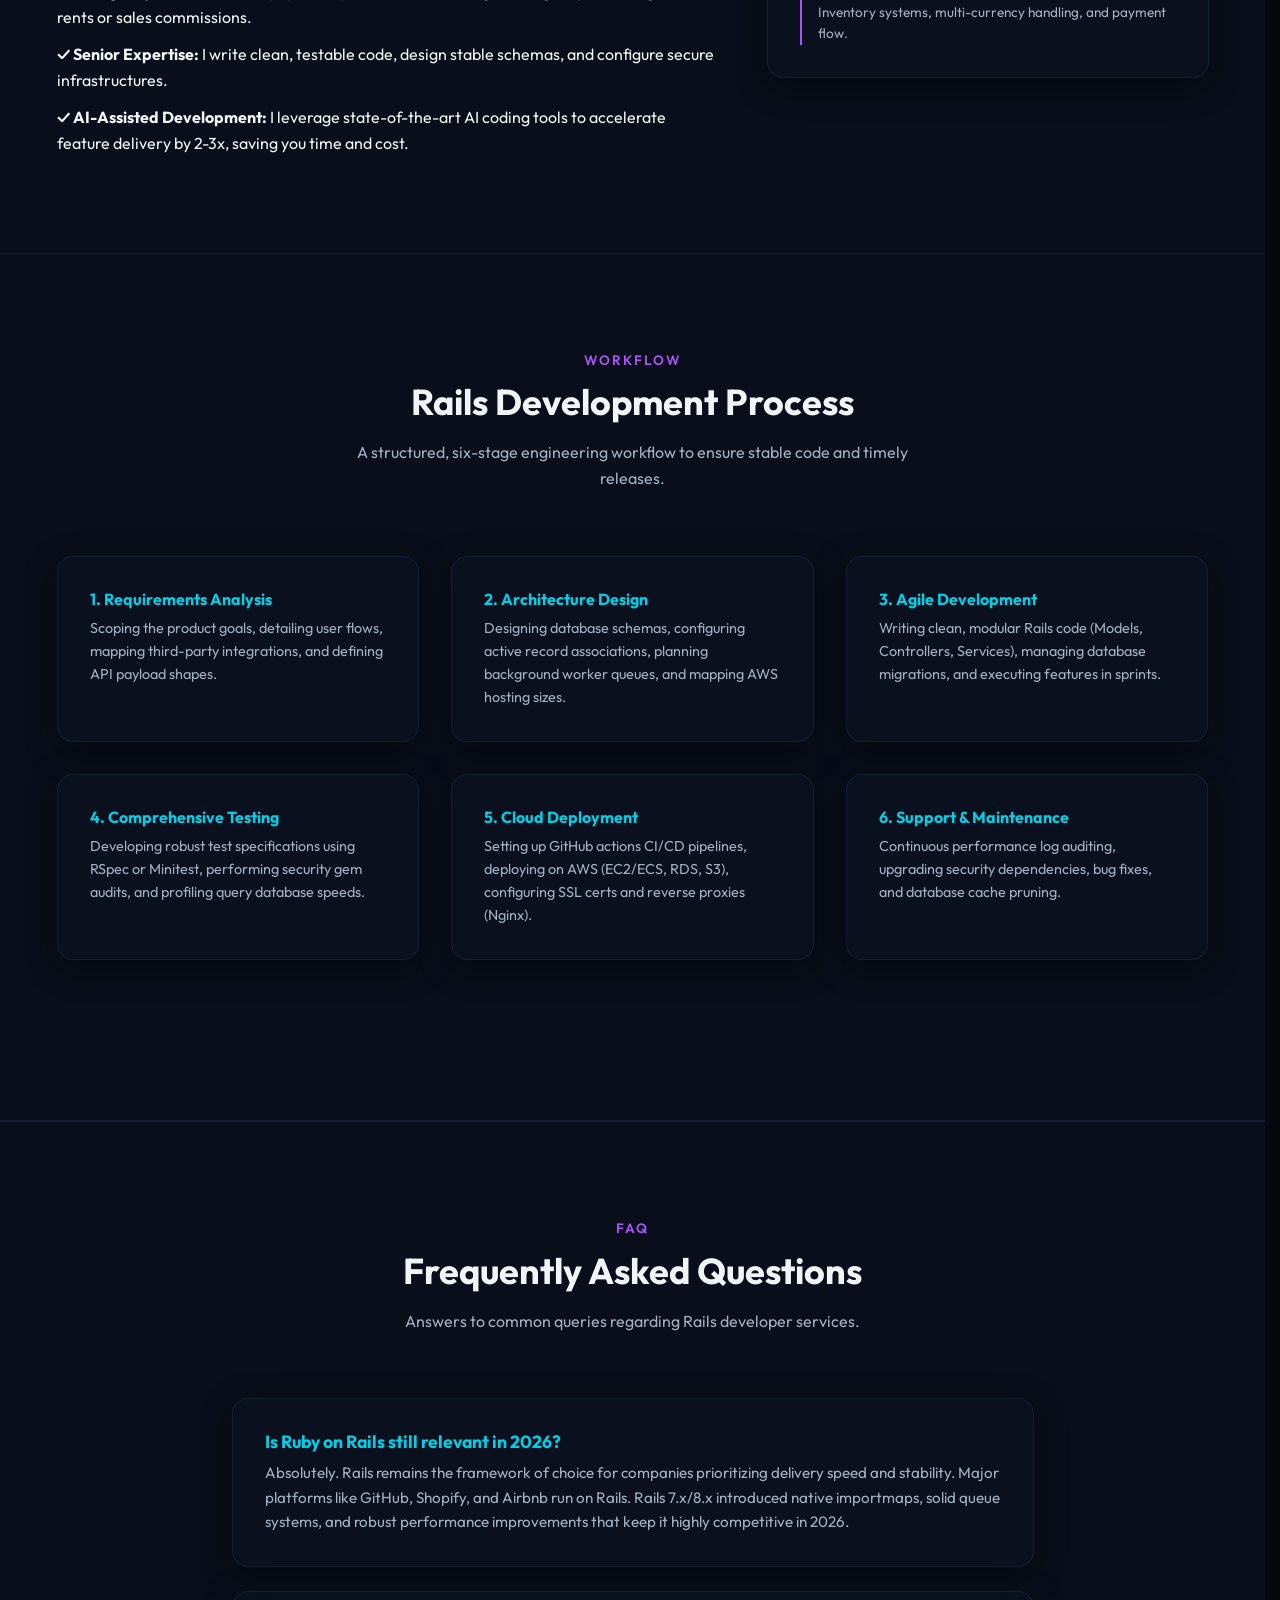
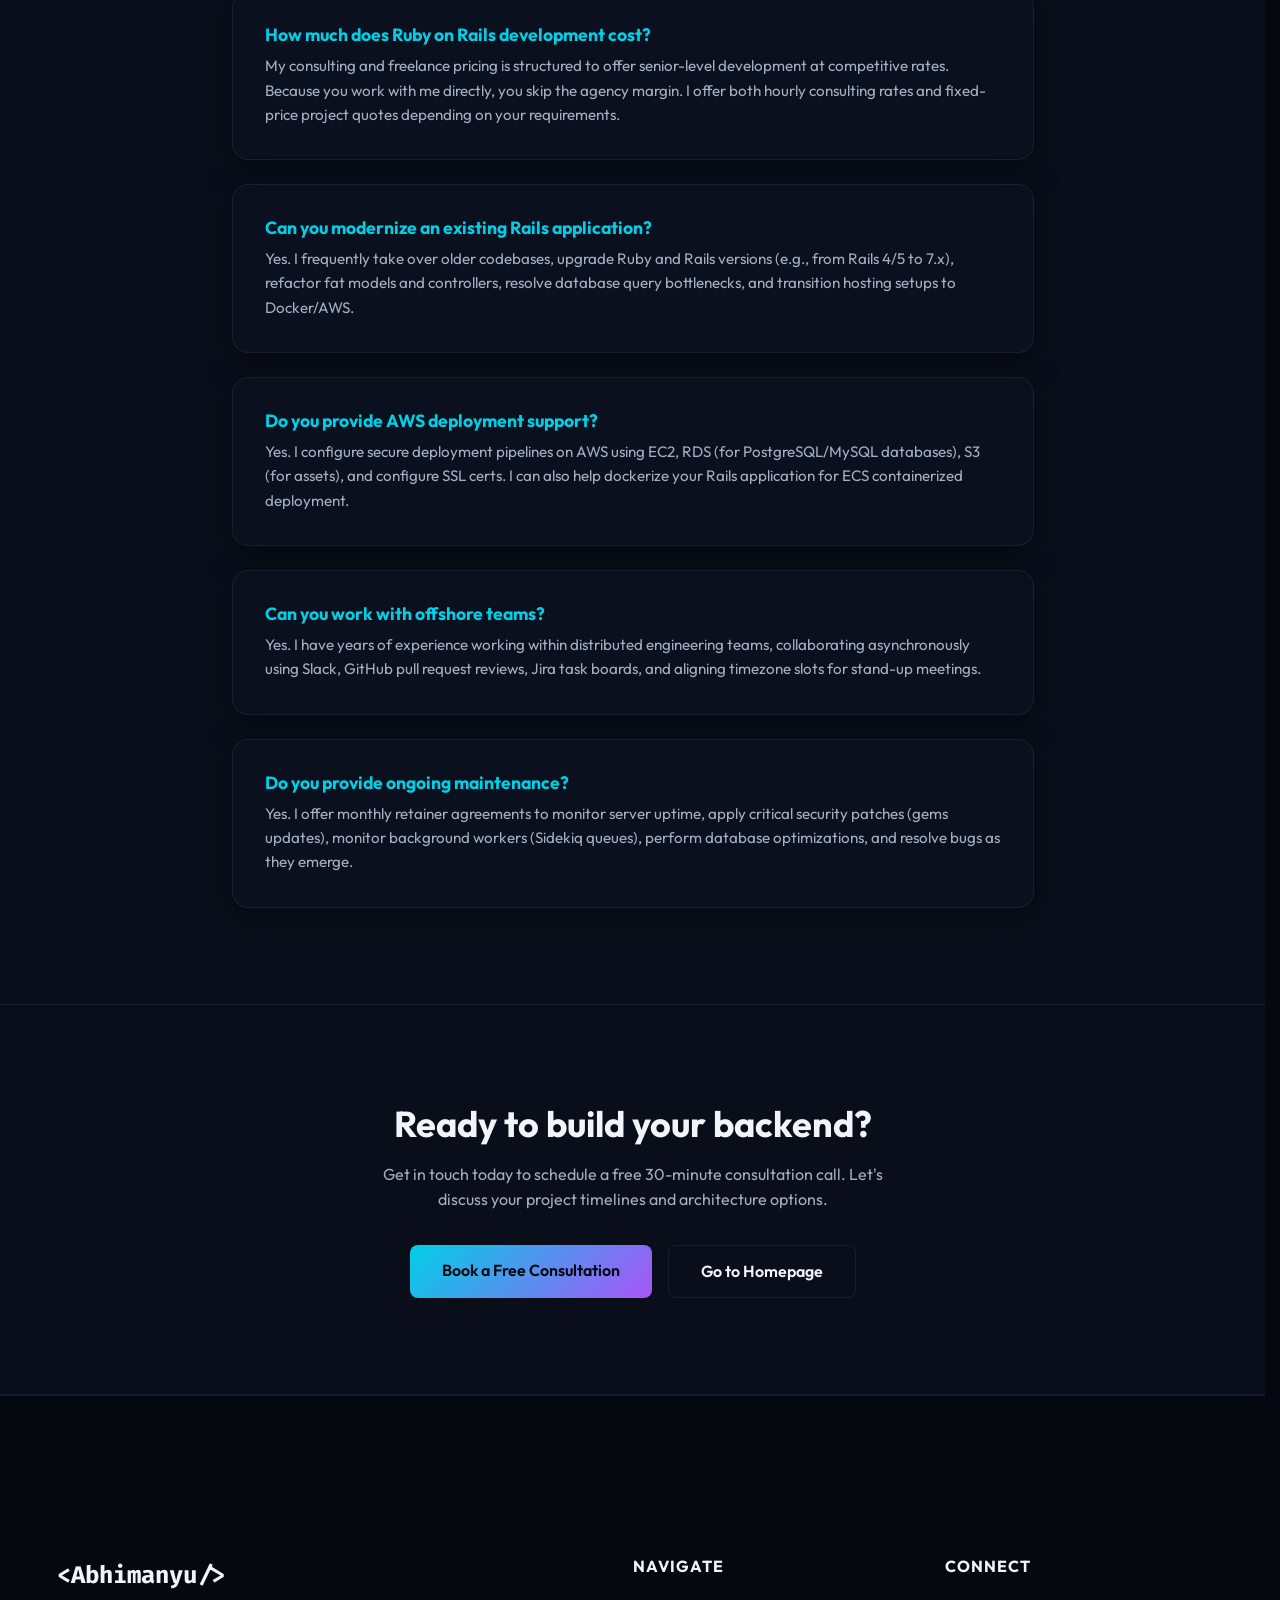
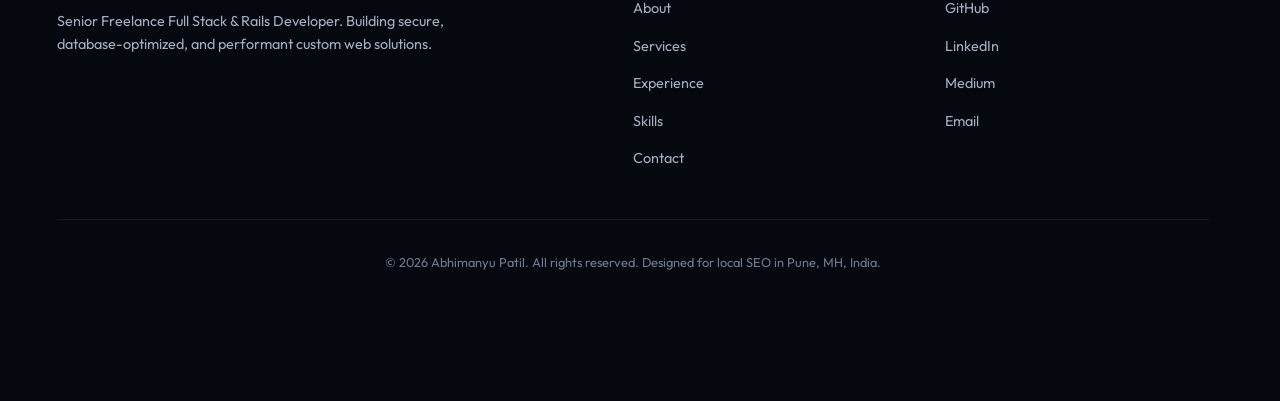
<file: services/ruby-on-rails-developer-pune.html>
<!DOCTYPE html>
<html lang="en">
<head>
  <meta charset="UTF-8">
  <meta name="viewport" content="width=device-width, initial-scale=1.0">
  
  <!-- Google Analytics (gtag.js) -->
  <script async src="https://www.googletagmanager.com/gtag/js?id=G-195HX9BQJP"></script>
  <script>
    window.dataLayer = window.dataLayer || [];
    function gtag(){dataLayer.push(arguments);}
    gtag('js', new Date());

    gtag('config', 'G-195HX9BQJP');
  </script>
  
  <!-- Primary SEO Meta Tags -->
  <title>Freelance Ruby on Rails Developer in Pune | Rails Consultant India</title>
  <meta name="description" content="Hire an experienced Freelance Ruby on Rails Developer in Pune. 7+ years of expert Rails consulting, SaaS development, custom APIs, and Postgres/Redis database tuning.">
  <meta name="keywords" content="freelance ruby on rails developer, ruby on rails consultant, ruby on rails development services, rails developer pune, ruby developer india, Abhimanyu Patil">
  <meta name="author" content="Abhimanyu Patil">
  <meta name="robots" content="index, follow">
  <link rel="canonical" href="https://freelance.abhimanyupatil.com/services/ruby-on-rails-developer-pune.html">
  
  <!-- Open Graph / Facebook -->
  <meta property="og:type" content="website">
  <meta property="og:url" content="https://freelance.abhimanyupatil.com/services/ruby-on-rails-developer-pune.html">
  <meta property="og:title" content="Freelance Ruby on Rails Developer in Pune | Rails Consultant India">
  <meta property="og:description" content="Hire an experienced Freelance Ruby on Rails Developer in Pune. 7+ years of expert Rails consulting, SaaS development, custom APIs, and Postgres/Redis database tuning.">

  <!-- Twitter -->
  <meta property="twitter:card" content="summary_large_image">
  <meta property="twitter:url" content="https://freelance.abhimanyupatil.com/services/ruby-on-rails-developer-pune.html">
  <meta property="twitter:title" content="Freelance Ruby on Rails Developer in Pune | Rails Consultant India">
  <meta property="twitter:description" content="Hire an experienced Freelance Ruby on Rails Developer in Pune. 7+ years of expert Rails consulting, SaaS development, custom APIs, and Postgres/Redis database tuning.">

  <!-- Favicon -->
  <link rel="icon" type="image/svg+xml" href="data:image/svg+xml,<svg xmlns=%22http://www.w3.org/2000/svg%22 viewBox=%220 0 100 100%22><text y=%22.9em%22 font-size=%2290%22>⚡</text></svg>">
  
  <!-- Google Fonts -->
  <link rel="preconnect" href="https://fonts.googleapis.com">
  <link rel="preconnect" href="https://fonts.gstatic.com" crossorigin>
  <link href="https://fonts.googleapis.com/css2?family=Fira+Code:wght@400;500;700&family=Outfit:wght@300;400;500;600;700;800&display=swap" rel="stylesheet">
  
  <!-- Stylesheet (Relative to parent folder) -->
  <link rel="stylesheet" href="../index.css">

  <!-- Structured Data / JSON-LD for Local, Person, Breadcrumb & FAQPage SEO -->
  <script type="application/ld+json">
  {
    "@context": "https://schema.org",
    "@graph": [
      {
        "@type": ["LocalBusiness", "ProfessionalService"],
        "@id": "https://freelance.abhimanyupatil.com/#service",
        "name": "Abhimanyu Patil - Freelance Ruby on Rails Developer in Pune",
        "url": "https://freelance.abhimanyupatil.com",
        "logo": "https://freelance.abhimanyupatil.com/assets/logo.png",
        "description": "Hire a senior Freelance Ruby on Rails Developer in Pune. Specializing in Rails consulting, custom APIs, SaaS products, and database query tuning across India.",
        "telephone": "+91 8446161390",
        "email": "abhimanyu.patil39@gmail.com",
        "priceRange": "$$",
        "address": {
          "@type": "PostalAddress",
          "streetAddress": "Koregaon Park",
          "addressLocality": "Pune",
          "addressRegion": "Maharashtra",
          "postalCode": "411001",
          "addressCountry": "IN"
        },
        "geo": {
          "@type": "GeoCoordinates",
          "latitude": "18.5362",
          "longitude": "73.8940"
        },
        "areaServed": [
          {
            "@type": "AdministrativeArea",
            "name": "Pune"
          },
          {
            "@type": "Country",
            "name": "India"
          }
        ],
        "knowsAbout": [
          "Ruby on Rails Development",
          "Rails Consultant",
          "Ruby Developer India",
          "PostgreSQL",
          "Redis",
          "Sidekiq Backend Workers"
        ]
      },
      {
        "@type": "Person",
        "@id": "https://freelance.abhimanyupatil.com/#person",
        "name": "Abhimanyu Patil",
        "jobTitle": "Senior Freelance Ruby on Rails Consultant",
        "worksFor": {
          "@type": "Organization",
          "name": "Freelance"
        },
        "alumniOf": {
          "@type": "EducationalOrganization",
          "name": "Pune University"
        },
        "sameAs": [
          "https://github.com/abhimanyuPatil/",
          "https://www.linkedin.com/in/abhimanyu-patil91/"
        ]
      },
      {
        "@type": "BreadcrumbList",
        "@id": "https://freelance.abhimanyupatil.com/services/ruby-on-rails-developer-pune.html#breadcrumb",
        "itemListElement": [
          {
            "@type": "ListItem",
            "position": 1,
            "name": "Home",
            "item": "https://freelance.abhimanyupatil.com"
          },
          {
            "@type": "ListItem",
            "position": 2,
            "name": "Services",
            "item": "https://freelance.abhimanyupatil.com#services"
          },
          {
            "@type": "ListItem",
            "position": 3,
            "name": "Ruby on Rails Developer",
            "item": "https://freelance.abhimanyupatil.com/services/ruby-on-rails-developer-pune.html"
          }
        ]
      },
      {
        "@type": "FAQPage",
        "@id": "https://freelance.abhimanyupatil.com/services/ruby-on-rails-developer-pune.html#faq",
        "mainEntity": [
          {
            "@type": "Question",
            "name": "Is Ruby on Rails still relevant in 2026?",
            "acceptedAnswer": {
              "@type": "Answer",
              "text": "Absolutely. Rails remains the framework of choice for companies prioritizing delivery speed and stability. Major platforms like GitHub, Shopify, and Airbnb run on Rails. Rails 7.x/8.x introduced native importmaps, solid queue systems, and robust performance improvements that keep it highly competitive in 2026."
            }
          },
          {
            "@type": "Question",
            "name": "How much does Ruby on Rails development cost?",
            "acceptedAnswer": {
              "@type": "Answer",
              "text": "My consulting and freelance pricing is structured to offer senior-level development at competitive rates. Because you work with me directly, you skip the agency margin. I offer both hourly consulting rates and fixed-price project quotes depending on your requirements."
            }
          },
          {
            "@type": "Question",
            "name": "Can you modernize an existing Rails application?",
            "acceptedAnswer": {
              "@type": "Answer",
              "text": "Yes. I frequently take over older codebases, upgrade Ruby and Rails versions (e.g., from Rails 4/5 to 7.x), refactor fat models and controllers, resolve database query bottlenecks, and transition hosting setups to Docker/AWS."
            }
          },
          {
            "@type": "Question",
            "name": "Do you provide AWS deployment support?",
            "acceptedAnswer": {
              "@type": "Answer",
              "text": "Yes. I configure secure deployment pipelines on AWS using EC2, RDS (for PostgreSQL/MySQL databases), S3 (for assets), and configure SSL certs. I can also help dockerize your Rails application for ECS containerized deployment."
            }
          },
          {
            "@type": "Question",
            "name": "Can you work with offshore teams?",
            "acceptedAnswer": {
              "@type": "Answer",
              "text": "Yes. I have years of experience working within distributed engineering teams, collaborating asynchronously using Slack, GitHub pull request reviews, Jira task boards, and aligning timezone slots for stand-up meetings."
            }
          },
          {
            "@type": "Question",
            "name": "Do you provide ongoing maintenance?",
            "acceptedAnswer": {
              "@type": "Answer",
              "text": "Yes. I offer monthly retainer agreements to monitor server uptime, apply critical security patches (gems updates), monitor background workers (Sidekiq queues), perform database optimizations, and resolve bugs as they emerge."
            }
          }
        ]
      }
    ]
  }
  </script>
</head>
<body>
  <!-- Ambient background glow effects -->
  <div class="ambient-glow glow-1"></div>
  <div class="ambient-glow glow-2"></div>
  <div class="grid-overlay"></div>

  <!-- Navigation Bar -->
  <header class="navbar">
    <div class="navbar-container">
      <a href="../index.html" class="logo">
        <span class="logo-bracket">&lt;</span>Abhimanyu<span class="logo-bracket">/&gt;</span>
      </a>
      <nav>
        <ul class="nav-links">
          <li><a href="../index.html#about">About</a></li>
          <li><a href="../index.html#services">Services</a></li>
          <li><a href="../index.html#experience">Experience</a></li>
          <li><a href="../index.html#skills">Skills</a></li>
          <li><a href="../index.html#contact">Contact</a></li>
        </ul>
      </nav>
      <!-- Mobile menu trigger -->
      <button class="mobile-menu-btn" id="mobile-menu-toggle" aria-label="Toggle Menu" aria-expanded="false">
        <span class="bar"></span>
        <span class="bar"></span>
        <span class="bar"></span>
      </button>
    </div>
  </header>

  <!-- Mobile Menu Overlay -->
  <div id="nav-menu" class="mobile-nav">
    <button class="mobile-nav-close" id="mobile-menu-close" aria-label="Close Menu">&times;</button>
    <ul class="mobile-nav-links">
      <li><a href="../index.html#about">About</a></li>
      <li><a href="../index.html#services">Services</a></li>
      <li><a href="../index.html#experience">Experience</a></li>
      <li><a href="../index.html#skills">Skills</a></li>
      <li><a href="../index.html#contact">Contact</a></li>
    </ul>
  </div>

  <main>
    <!-- Visual Breadcrumb Navigation Trail -->
    <div class="breadcrumb-container">
      <div class="section-container">
        <nav aria-label="Breadcrumb" class="breadcrumb">
          <ol>
            <li><a href="../index.html">Home</a></li>
            <li><span class="separator">&gt;</span></li>
            <li><a href="../index.html#services">Services</a></li>
            <li><span class="separator">&gt;</span></li>
            <li><span class="current">Ruby on Rails Developer</span></li>
          </ol>
        </nav>
      </div>
    </div>

    <!-- Service Detail Hero Section -->
    <section class="hero-section">
      <div class="section-container">
        <div class="hero-badge">Specialized Service Page</div>
        <h1 class="hero-title">
          Freelance <span class="highlight">Ruby on Rails</span> Developer in Pune
        </h1>
        <p class="hero-subtitle">
          End-to-end fullstack development, database query tuning, and cloud migrations. Leverage senior engineering workflows to build robust software.
        </p>
        <div class="hero-actions">
          <a href="../index.html#contact" class="btn btn-primary">Book a Free Consultation</a>
          <a href="https://wa.me/918446042956?text=Hi%20Abhimanyu,%20I%20am%20looking%20for%20a%20Ruby%20on%20Rails%20consultant..." target="_blank" rel="noopener noreferrer" class="btn btn-secondary">Chat on WhatsApp</a>
        </div>
      </div>
    </section>

    <!-- Detailed Intro Section -->
    <section class="about-section">
      <div class="section-container">
        <div class="section-badge">Overview</div>
        <h2 class="section-title">Senior Ruby on Rails Consultant</h2>
        <div style="max-width: 800px; margin: 0 auto; text-align: left;">
          <p class="about-text" style="margin-bottom: 1.5rem;">
            I am Abhimanyu Patil, an independent <strong>ruby on rails consultant</strong> and senior full-stack software engineer with over <strong>7 years of hands-on experience</strong> developing scalable products. If you are seeking a senior <strong>rails developer in pune</strong> to architect custom web applications, design secure databases, or optimize high-throughput REST APIs, I offer specialized <strong>ruby on rails development services</strong> tailored for startups and businesses across India.
          </p>
          <p class="about-text">
            Throughout my career, I have delivered critical solutions across Fintech, ERP, Master Data Management (MDM), and E-commerce domains. As an active <strong>ruby developer in india</strong>, I work directly with business stakeholders, bypassing agency layers to ensure clear specifications, clean object-oriented architecture, and rapid deployment cycles on AWS.
          </p>
        </div>
      </div>
    </section>

    <!-- Stronger Local SEO Section -->
    <section class="local-seo-section" style="border-block-end: 1px solid var(--border-color); background-color: var(--bg-deep);">
      <div class="section-container">
        <div class="section-header">
          <div class="section-badge">Local Presence</div>
          <h2 class="section-title">Ruby on Rails Development Services in Pune</h2>
          <p class="section-subtitle">Delivering high-caliber engineering locally in Maharashtra and remotely across India.</p>
        </div>
        <div style="max-width: 800px; margin: 0 auto; text-align: left; line-height: 1.8;">
          <p class="about-text" style="margin-bottom: 1.5rem;">
            Operating from Pune, India's thriving technology hub, I offer specialized Rails engineering to local <strong>Pune startups</strong> in Hinjawadi, Kharadi, Baner, and Magarpatta. By being local, I provide seamless timezone alignment and physical collaboration options for founders seeking trusted software development.
          </p>
          <p class="about-text">
            In addition to local engagements, I partner with <strong>Indian businesses</strong> in Mumbai, Bangalore, Delhi NCR, and offer <strong>remote consulting across India</strong> and to offshore clients. Whether you need a local consultant to audit database bottlenecks or a remote developer to drive your SaaS backend to release, I offer senior-level expertise tailored for fast execution.
          </p>
        </div>
      </div>
    </section>

    <!-- Capabilities / Services Offered -->
    <section class="experience-section">
      <div class="section-container">
        <div class="section-header">
          <div class="section-badge">Capabilities</div>
          <h2 class="section-title">Services Offered</h2>
          <p class="section-subtitle">A breakdown of developer services I specialize in and deliver.</p>
        </div>

        <div class="skills-grid" style="margin-bottom: 4rem;">
          <div class="glass-card">
            <h3>SaaS Development</h3>
            <p style="margin-top: 0.5rem; font-size: 0.95rem; color: var(--text-secondary);">
              Building multi-tenant applications, custom subscription logics, payment gateway integrations (Stripe, Razorpay), role-based permissions, and responsive dashboard interfaces.
            </p>
          </div>
          
          <div class="glass-card">
            <h3>API Development</h3>
            <p style="margin-top: 0.5rem; font-size: 0.95rem; color: var(--text-secondary);">
              Designing secure, robust RESTful APIs and GraphQL endpoints for mobile app backends and external system sync, conforming to OpenAPI standards.
            </p>
          </div>

          <div class="glass-card">
            <h3>Performance Optimization</h3>
            <p style="margin-top: 0.5rem; font-size: 0.95rem; color: var(--text-secondary);">
              Resolving N+1 query problems, database indexing, caching strategies using Redis, and optimizing heavy background job architectures with Sidekiq.
            </p>
          </div>

          <div class="glass-card">
            <h3>Legacy Modernization</h3>
            <p style="margin-top: 0.5rem; font-size: 0.95rem; color: var(--text-secondary);">
              Upgrading legacy Ruby and Rails versions, refactoring large monoliths into clean patterns, increasing test coverage, and resolving technical debt.
            </p>
          </div>
        </div>
      </div>
    </section>

    <!-- Why Rails & Industries Served -->
    <section class="about-section" style="border-block-end: 1px solid var(--border-color); background-color: var(--bg-deep);">
      <div class="section-container grid-2">
        <div>
          <div class="section-badge">Advantages</div>
          <h2 class="section-title" style="margin-bottom: 1.5rem;">Why Ruby on Rails?</h2>
          <div style="display: flex; flex-direction: column; gap: 1.25rem;">
            <div>
              <h4 style="color: var(--neon-cyan);">⚡ Rapid Development</h4>
              <p style="font-size: 0.9rem; color: var(--text-secondary);">The "convention over configuration" principle allows us to build product MVP features 30-40% faster than other frameworks.</p>
            </div>
            <div>
              <h4 style="color: var(--neon-cyan);">💰 Lower Development Costs</h4>
              <p style="font-size: 0.9rem; color: var(--text-secondary);">Faster shipping cycles translate directly to fewer engineering hours, saving capital for launch marketing.</p>
            </div>
            <div>
              <h4 style="color: var(--neon-cyan);">📈 Scalability</h4>
              <p style="font-size: 0.9rem; color: var(--text-secondary);">With proper database indexing, Redis caching, and Sidekiq worker pools, Rails scales to millions of requests daily.</p>
            </div>
            <div>
              <h4 style="color: var(--neon-cyan);">🔒 High Security</h4>
              <p style="font-size: 0.9rem; color: var(--text-secondary);">Built-in protections against SQL injection, XSS, CSRF, and session hijacking keep user data secure by default.</p>
            </div>
            <div>
              <h4 style="color: var(--neon-cyan);">🛠️ High Maintainability</h4>
              <p style="font-size: 0.9rem; color: var(--text-secondary);">Standardized directory patterns mean any Rails engineer can easily read, audit, and contribute to the codebase.</p>
            </div>
          </div>
        </div>
        
        <div class="glass-card">
          <div class="section-badge">Domains</div>
          <h3 style="margin-bottom: 1.5rem; color: var(--neon-purple);">Industries Served</h3>
          <div style="display: flex; flex-direction: column; gap: 1.25rem;">
            <div style="border-left: 2px solid var(--neon-purple); padding-left: 1rem;">
              <h4>Fintech</h4>
              <p style="font-size: 0.85rem; color: var(--text-secondary);">Double-entry ledger databases, gateway integration, security audits.</p>
            </div>
            <div style="border-left: 2px solid var(--neon-cyan); padding-left: 1rem;">
              <h4>ERP Platforms</h4>
              <p style="font-size: 0.85rem; color: var(--text-secondary);">Custom inventory management, role scopes, automated PDF billing modules.</p>
            </div>
            <div style="border-left: 2px solid var(--neon-purple); padding-left: 1rem;">
              <h4>E-commerce</h4>
              <p style="font-size: 0.85rem; color: var(--text-secondary);">High-availability checkouts, complex coupon validation engine, user cart caching.</p>
            </div>
            <div style="border-left: 2px solid var(--neon-cyan); padding-left: 1rem;">
              <h4>Healthcare</h4>
              <p style="font-size: 0.85rem; color: var(--text-secondary);">HIPAA-friendly secure database structures, audit trails, and doctor-patient portal systems.</p>
            </div>
            <div style="border-left: 2px solid var(--neon-purple); padding-left: 1rem;">
              <h4>SaaS Products</h4>
              <p style="font-size: 0.85rem; color: var(--text-secondary);">Multi-tenant structures, stripe metered billing, automated API hooks.</p>
            </div>
          </div>
        </div>
      </div>
    </section>

    <!-- Tech Stack / Technologies used -->
    <section class="skills-section">
      <div class="section-container">
        <div class="section-header">
          <div class="section-badge">Ecosystem</div>
          <h2 class="section-title">Core Technologies</h2>
          <p class="section-subtitle">The tech stack I leverage to build highly stable backends.</p>
        </div>

        <div class="skills-grid" style="margin-bottom: 4rem;">
          <div class="glass-card skill-category-card">
            <h3>Backend Engine</h3>
            <ul class="skills-list" style="margin-top: 1rem; list-style: none;">
              <li style="display: flex; justify-content: space-between; padding-block: 0.5rem; border-bottom: 1px solid var(--border-color);">
                <span>Ruby on Rails</span>
                <span style="color: var(--neon-cyan);">Version 5.x - 7.x</span>
              </li>
              <li style="display: flex; justify-content: space-between; padding-block: 0.5rem; border-bottom: 1px solid var(--border-color);">
                <span>Ruby</span>
                <span style="color: var(--neon-cyan);">Version 2.7 - 3.x</span>
              </li>
              <li style="display: flex; justify-content: space-between; padding-block: 0.5rem;">
                <span>Sidekiq</span>
                <span style="color: var(--neon-cyan);">Background Jobs</span>
              </li>
            </ul>
          </div>

          <div class="glass-card skill-category-card">
            <h3>Databases & Cache</h3>
            <ul class="skills-list" style="margin-top: 1rem; list-style: none;">
              <li style="display: flex; justify-content: space-between; padding-block: 0.5rem; border-bottom: 1px solid var(--border-color);">
                <span>PostgreSQL</span>
                <span style="color: var(--neon-purple);">Relational DBMS</span>
              </li>
              <li style="display: flex; justify-content: space-between; padding-block: 0.5rem; border-bottom: 1px solid var(--border-color);">
                <span>MySQL</span>
                <span style="color: var(--neon-purple);">Relational DBMS</span>
              </li>
              <li style="display: flex; justify-content: space-between; padding-block: 0.5rem;">
                <span>Redis</span>
                <span style="color: var(--neon-purple);">Key-Value / Cache</span>
              </li>
            </ul>
          </div>

          <div class="glass-card skill-category-card">
            <h3>Hosting & Cloud</h3>
            <ul class="skills-list" style="margin-top: 1rem; list-style: none;">
              <li style="display: flex; justify-content: space-between; padding-block: 0.5rem; border-bottom: 1px solid var(--border-color);">
                <span>Amazon EC2 / ECS</span>
                <span style="color: var(--neon-cyan);">Compute Instances</span>
              </li>
              <li style="display: flex; justify-content: space-between; padding-block: 0.5rem; border-bottom: 1px solid var(--border-color);">
                <span>AWS RDS & S3</span>
                <span style="color: var(--neon-cyan);">Managed DB & Storage</span>
              </li>
              <li style="display: flex; justify-content: space-between; padding-block: 0.5rem;">
                <span>Docker</span>
                <span style="color: var(--neon-cyan);">Containerization</span>
              </li>
            </ul>
          </div>
        </div>
      </div>
    </section>

    <!-- Experience & Why Hire Me -->
    <section class="about-section" style="background-color: var(--bg-deep); border-block: 1px solid var(--border-color);">
      <div class="section-container grid-2">
        <div class="about-content">
          <div class="section-badge">Why Abhimanyu</div>
          <h2 class="section-title">Direct, Senior-Level Engineering</h2>
          <p class="about-text" style="margin-bottom: 1.5rem;">
            With over 7 years of corporate and startup software engineering, I offer direct <strong>freelance ruby on rails developer</strong> services. I have built secure fintech applications, designed complex master data management systems, and optimized enterprise resource planning (ERP) systems.
          </p>
          <ul class="skills-list" style="text-align: left; display: flex; flex-direction: column; gap: 0.75rem; list-style: none;">
            <li><strong>✓ Direct Communication:</strong> You work directly with me. No project managers, account executives, or agency bottlenecks.</li>
            <li><strong>✓ No Agency Overhead:</strong> You pay strictly for senior-level engineering output, not high office rents or sales commissions.</li>
            <li><strong>✓ Senior Expertise:</strong> I write clean, testable code, design stable schemas, and configure secure infrastructures.</li>
            <li><strong>✓ AI-Assisted Development:</strong> I leverage state-of-the-art AI coding tools to accelerate feature delivery by 2-3x, saving you time and cost.</li>
          </ul>
        </div>
        <div class="about-visual">
          <div class="glass-card">
            <h3 style="margin-bottom: 1rem; color: var(--neon-cyan);">Domain Experience</h3>
            <div style="display: flex; flex-direction: column; gap: 1rem;">
              <div style="border-left: 2px solid var(--neon-purple); padding-left: 1rem;">
                <h4>Fintech</h4>
                <p style="font-size: 0.85rem; color: var(--text-secondary);">Secure transactional APIs and ledger databases.</p>
              </div>
              <div style="border-left: 2px solid var(--neon-cyan); padding-left: 1rem;">
                <h4>ERP & MDM</h4>
                <p style="font-size: 0.85rem; color: var(--text-secondary);">Complex data schemas and scalable enterprise architectures.</p>
              </div>
              <div style="border-left: 2px solid var(--neon-purple); padding-left: 1rem;">
                <h4>E-commerce</h4>
                <p style="font-size: 0.85rem; color: var(--text-secondary);">Inventory systems, multi-currency handling, and payment flow.</p>
              </div>
            </div>
          </div>
        </div>
      </div>
    </section>

    <!-- Development Process Section -->
    <section class="experience-section">
      <div class="section-container">
        <div class="section-header">
          <div class="section-badge">Workflow</div>
          <h2 class="section-title">Rails Development Process</h2>
          <p class="section-subtitle">A structured, six-stage engineering workflow to ensure stable code and timely releases.</p>
        </div>
        
        <div class="skills-grid" style="margin-bottom: 4rem;">
          <div class="glass-card">
            <h4 style="color: var(--neon-cyan); margin-bottom: 0.5rem;">1. Requirements Analysis</h4>
            <p style="font-size: 0.9rem; color: var(--text-secondary);">
              Scoping the product goals, detailing user flows, mapping third-party integrations, and defining API payload shapes.
            </p>
          </div>
          <div class="glass-card">
            <h4 style="color: var(--neon-cyan); margin-bottom: 0.5rem;">2. Architecture Design</h4>
            <p style="font-size: 0.9rem; color: var(--text-secondary);">
              Designing database schemas, configuring active record associations, planning background worker queues, and mapping AWS hosting sizes.
            </p>
          </div>
          <div class="glass-card">
            <h4 style="color: var(--neon-cyan); margin-bottom: 0.5rem;">3. Agile Development</h4>
            <p style="font-size: 0.9rem; color: var(--text-secondary);">
              Writing clean, modular Rails code (Models, Controllers, Services), managing database migrations, and executing features in sprints.
            </p>
          </div>
          <div class="glass-card">
            <h4 style="color: var(--neon-cyan); margin-bottom: 0.5rem;">4. Comprehensive Testing</h4>
            <p style="font-size: 0.9rem; color: var(--text-secondary);">
              Developing robust test specifications using RSpec or Minitest, performing security gem audits, and profiling query database speeds.
            </p>
          </div>
          <div class="glass-card">
            <h4 style="color: var(--neon-cyan); margin-bottom: 0.5rem;">5. Cloud Deployment</h4>
            <p style="font-size: 0.9rem; color: var(--text-secondary);">
              Setting up GitHub actions CI/CD pipelines, deploying on AWS (EC2/ECS, RDS, S3), configuring SSL certs and reverse proxies (Nginx).
            </p>
          </div>
          <div class="glass-card">
            <h4 style="color: var(--neon-cyan); margin-bottom: 0.5rem;">6. Support & Maintenance</h4>
            <p style="font-size: 0.9rem; color: var(--text-secondary);">
              Continuous performance log auditing, upgrading security dependencies, bug fixes, and database cache pruning.
            </p>
          </div>
        </div>
      </div>
    </section>

    <!-- Expanded FAQ Section -->
    <section class="experience-section" style="background-color: var(--bg-deep); border-block: 1px solid var(--border-color);">
      <div class="section-container" style="max-width: 850px;">
        <div class="section-header">
          <div class="section-badge">FAQ</div>
          <h2 class="section-title">Frequently Asked Questions</h2>
          <p class="section-subtitle">Answers to common queries regarding Rails developer services.</p>
        </div>

        <div style="display: flex; flex-direction: column; gap: 1.5rem; text-align: left;">
          <div class="glass-card">
            <h4 style="color: var(--neon-cyan); font-size: 1.1rem; margin-bottom: 0.5rem;">Is Ruby on Rails still relevant in 2026?</h4>
            <p style="font-size: 0.95rem; color: var(--text-secondary);">
              Absolutely. Rails remains the framework of choice for companies prioritizing delivery speed and stability. Major platforms like GitHub, Shopify, and Airbnb run on Rails. Rails 7.x/8.x introduced native importmaps, solid queue systems, and robust performance improvements that keep it highly competitive in 2026.
            </p>
          </div>

          <div class="glass-card">
            <h4 style="color: var(--neon-cyan); font-size: 1.1rem; margin-bottom: 0.5rem;">How much does Ruby on Rails development cost?</h4>
            <p style="font-size: 0.95rem; color: var(--text-secondary);">
              My consulting and freelance pricing is structured to offer senior-level development at competitive rates. Because you work with me directly, you skip the agency margin. I offer both hourly consulting rates and fixed-price project quotes depending on your requirements.
            </p>
          </div>

          <div class="glass-card">
            <h4 style="color: var(--neon-cyan); font-size: 1.1rem; margin-bottom: 0.5rem;">Can you modernize an existing Rails application?</h4>
            <p style="font-size: 0.95rem; color: var(--text-secondary);">
              Yes. I frequently take over older codebases, upgrade Ruby and Rails versions (e.g., from Rails 4/5 to 7.x), refactor fat models and controllers, resolve database query bottlenecks, and transition hosting setups to Docker/AWS.
            </p>
          </div>

          <div class="glass-card">
            <h4 style="color: var(--neon-cyan); font-size: 1.1rem; margin-bottom: 0.5rem;">Do you provide AWS deployment support?</h4>
            <p style="font-size: 0.95rem; color: var(--text-secondary);">
              Yes. I configure secure deployment pipelines on AWS using EC2, RDS (for PostgreSQL/MySQL databases), S3 (for assets), and configure SSL certs. I can also help dockerize your Rails application for ECS containerized deployment.
            </p>
          </div>

          <div class="glass-card">
            <h4 style="color: var(--neon-cyan); font-size: 1.1rem; margin-bottom: 0.5rem;">Can you work with offshore teams?</h4>
            <p style="font-size: 0.95rem; color: var(--text-secondary);">
              Yes. I have years of experience working within distributed engineering teams, collaborating asynchronously using Slack, GitHub pull request reviews, Jira task boards, and aligning timezone slots for stand-up meetings.
            </p>
          </div>

          <div class="glass-card">
            <h4 style="color: var(--neon-cyan); font-size: 1.1rem; margin-bottom: 0.5rem;">Do you provide ongoing maintenance?</h4>
            <p style="font-size: 0.95rem; color: var(--text-secondary);">
              Yes. I offer monthly retainer agreements to monitor server uptime, apply critical security patches (gems updates), monitor background workers (Sidekiq queues), perform database optimizations, and resolve bugs as they emerge.
            </p>
          </div>
        </div>
      </div>
    </section>

    <!-- Call to Action Section -->
    <section class="contact-section" style="text-align: center;">
      <div class="section-container" style="max-width: 600px;">
        <h2 class="section-title">Ready to build your backend?</h2>
        <p class="section-subtitle" style="margin-bottom: 2rem;">
          Get in touch today to schedule a free 30-minute consultation call. Let's discuss your project timelines and architecture options.
        </p>
        <div style="display: flex; gap: 1rem; justify-content: center; flex-wrap: wrap;">
          <a href="../index.html#contact" class="btn btn-primary">Book a Free Consultation</a>
          <a href="../index.html" class="btn btn-secondary">Go to Homepage</a>
        </div>
      </div>
    </section>
  </main>

  <!-- Footer -->
  <footer class="footer">
    <div class="section-container">
      <div class="footer-grid">
        <div class="footer-brand">
          <span class="logo">&lt;Abhimanyu/&gt;</span>
          <p>Senior Freelance Full Stack & Rails Developer. Building secure, database-optimized, and performant custom web solutions.</p>
        </div>
        <div class="footer-links">
          <h4>Navigate</h4>
          <ul>
            <li><a href="../index.html#about">About</a></li>
            <li><a href="../index.html#services">Services</a></li>
            <li><a href="../index.html#experience">Experience</a></li>
            <li><a href="../index.html#skills">Skills</a></li>
            <li><a href="../index.html#contact">Contact</a></li>
          </ul>
        </div>
        <div class="footer-socials">
          <h4>Connect</h4>
          <ul>
            <li><a href="https://github.com/abhimanyuPatil/" target="_blank" rel="noopener noreferrer">GitHub</a></li>
            <li><a href="https://www.linkedin.com/in/abhimanyu-patil91/" target="_blank" rel="noopener noreferrer">LinkedIn</a></li>
            <li><a href="https://medium.com/@abhimanyu.patil" target="_blank" rel="noopener noreferrer">Medium</a></li>
            <li><a href="mailto:abhimanyu.patil39@gmail.com">Email</a></li>
          </ul>
        </div>
      </div>
      <div class="footer-bottom">
        <p>&copy; 2026 Abhimanyu Patil. All rights reserved. Designed for local SEO in Pune, MH, India.</p>
      </div>
    </div>
  </footer>

  <!-- Script file (Relative to parent folder) -->
  <script src="../app.js"></script>
</body>
</html>
</file>
<file: index.css>
/* Core Design System & Theme Custom Properties */
:root {
  /* HSL Tailored Color Palette */
  --bg-dark: hsl(222, 47%, 4%);
  --bg-deep: hsl(222, 47%, 7%);
  --bg-card: hsla(223, 47%, 10%, 0.45);
  --bg-terminal: hsl(222, 50%, 5%);
  
  --text-primary: hsl(210, 40%, 96%);
  --text-secondary: hsl(215, 20%, 70%);
  --text-muted: hsl(215, 15%, 50%);
  
  --neon-cyan: hsl(186, 100%, 45%);
  --neon-cyan-glow: hsla(186, 100%, 45%, 0.15);
  --neon-purple: hsl(271, 91%, 65%);
  --neon-purple-glow: hsla(271, 91%, 65%, 0.15);
  
  --border-color: hsla(217, 30%, 30%, 0.3);
  --border-glow: hsla(186, 100%, 45%, 0.1);
  --border-hover: hsla(271, 91%, 65%, 0.3);

  /* Fonts */
  --font-sans: 'Outfit', -apple-system, BlinkMacSystemFont, "Segoe UI", Roboto, Helvetica, Arial, sans-serif;
  --font-mono: 'Fira Code', 'Courier New', Courier, monospace;
}

/* Theme Variant 1: Hacker Green */
[data-terminal-theme="hacker"] {
  --neon-cyan: hsl(120, 100%, 50%);
  --neon-cyan-glow: hsla(120, 100%, 50%, 0.15);
  --neon-purple: hsl(120, 80%, 60%);
  --neon-purple-glow: hsla(120, 80%, 60%, 0.15);
  --border-glow: hsla(120, 100%, 50%, 0.1);
  --border-hover: hsla(120, 100%, 50%, 0.4);
}

/* Theme Variant 2: Vaporwave / Cyberpunk */
[data-terminal-theme="cyberpunk"] {
  --neon-cyan: hsl(328, 100%, 54%);
  --neon-cyan-glow: hsla(328, 100%, 54%, 0.15);
  --neon-purple: hsl(180, 100%, 50%);
  --neon-purple-glow: hsla(180, 100%, 50%, 0.15);
  --border-glow: hsla(328, 100%, 54%, 0.15);
  --border-hover: hsla(180, 100%, 50%, 0.4);
}

/* Base Reset & Layout Stability */
*, *::before, *::after {
  box-sizing: border-box;
  margin: 0;
  padding: 0;
}

html {
  scroll-behavior: smooth;
  font-family: var(--font-sans);
  background-color: var(--bg-dark);
  color: var(--text-primary);
  scrollbar-gutter: stable; /* Prevent layout shift when scrollbars toggle */
}

body {
  min-block-size: 100dvb;
  overflow-x: hidden;
  position: relative;
  line-height: 1.6;
}

/* Ambient Background Animations */
.ambient-glow {
  position: fixed;
  border-radius: 50%;
  filter: blur(120px);
  z-index: -2;
  pointer-events: none;
}

.glow-1 {
  inline-size: 500px;
  block-size: 500px;
  background: radial-gradient(circle, var(--neon-cyan-glow) 0%, transparent 70%);
  top: -100px;
  left: -100px;
  animation: pulse-glow 10s infinite alternate ease-in-out;
}

.glow-2 {
  inline-size: 600px;
  block-size: 600px;
  background: radial-gradient(circle, var(--neon-purple-glow) 0%, transparent 70%);
  bottom: -100px;
  right: -100px;
  animation: pulse-glow 12s infinite alternate-reverse ease-in-out;
}

@keyframes pulse-glow {
  0% { transform: scale(1) translate(0, 0); opacity: 0.8; }
  100% { transform: scale(1.2) translate(50px, 30px); opacity: 1; }
}

.grid-overlay {
  position: fixed;
  inset: 0;
  background-image: 
    linear-gradient(to right, hsla(217, 30%, 30%, 0.05) 1px, transparent 1px),
    linear-gradient(to bottom, hsla(217, 30%, 30%, 0.05) 1px, transparent 1px);
  background-size: 40px 40px;
  z-index: -1;
  pointer-events: none;
}

/* Typography Utilities */
h1, h2, h3, h4 {
  font-weight: 700;
  line-height: 1.25;
  color: var(--text-primary);
}

p {
  color: var(--text-secondary);
}

.highlight {
  background: linear-gradient(135deg, var(--neon-cyan), var(--neon-purple));
  -webkit-background-clip: text;
  -webkit-text-fill-color: transparent;
  background-clip: text;
}

.visually-hidden {
  position: absolute;
  width: 1px;
  height: 1px;
  padding: 0;
  margin: -1px;
  overflow: hidden;
  clip: rect(0, 0, 0, 0);
  white-space: nowrap;
  border: 0;
}

/* Semantic Layout Containers */
.section-container {
  max-inline-size: 1200px;
  margin-inline: auto;
  padding-inline: 1.5rem;
  padding-block: 6rem;
}

.grid-2 {
  display: grid;
  grid-template-columns: 1fr;
  gap: 3rem;
  align-items: center;
}

@media (min-width: 768px) {
  .grid-2 {
    grid-template-columns: 1.2fr 0.8fr;
  }
}

/* Glassmorphism Styling System */
.glass-card {
  background: var(--bg-card);
  backdrop-filter: blur(16px);
  -webkit-backdrop-filter: blur(16px);
  border: 1px solid var(--border-color);
  border-radius: 16px;
  padding: 2rem;
  box-shadow: 0 8px 32px 0 rgba(0, 0, 0, 0.37);
  transition: border-color 0.3s ease, box-shadow 0.3s ease, transform 0.3s ease;
}

.glass-card:hover {
  border-color: var(--border-hover);
  box-shadow: 0 8px 32px 0 var(--border-glow);
}

/* Navigation Bar Styles */
.navbar {
  position: sticky;
  top: 0;
  inline-size: 100%;
  background: hsla(222, 47%, 4%, 0.8);
  backdrop-filter: blur(12px);
  -webkit-backdrop-filter: blur(12px);
  border-block-end: 1px solid var(--border-color);
  z-index: 100;
  block-size: 70px;
}

.navbar-container {
  max-inline-size: 1200px;
  margin-inline: auto;
  padding-inline: 1.5rem;
  display: flex;
  justify-content: space-between;
  align-items: center;
  block-size: 100%;
}

.logo {
  font-size: 1.5rem;
  font-weight: 700;
  text-decoration: none;
  color: var(--text-primary);
  font-family: var(--font-mono);
  display: flex;
  align-items: center;
}

.logo-bracket {
  color: var(--neon-cyan);
}

.nav-links {
  display: none;
  list-style: none;
  gap: 2rem;
}

.nav-links a {
  text-decoration: none;
  color: var(--text-secondary);
  font-size: 0.95rem;
  font-weight: 500;
  transition: color 0.2s ease;
}

.nav-links a:hover {
  color: var(--neon-cyan);
}

/* Navigation Popover Menu for Mobile */
.mobile-menu-btn {
  display: flex;
  flex-direction: column;
  justify-content: space-around;
  inline-size: 24px;
  block-size: 18px;
  background: transparent;
  border: none;
  cursor: pointer;
  z-index: 105;
}

.mobile-menu-btn .bar {
  inline-size: 100%;
  block-size: 2px;
  background-color: var(--text-primary);
  transition: 0.3s;
}

@media (min-width: 768px) {
  .nav-links {
    display: flex;
  }
  .mobile-menu-btn {
    display: none;
  }
}

/* Mobile Popover Style */
.mobile-nav {
  position: fixed;
  inset: 0;
  inline-size: 100dvw;
  block-size: 100dvh;
  background-color: var(--bg-dark);
  border: none;
  padding: 3rem 2rem;
  display: none; /* Hidden by default */
  flex-direction: column;
  align-items: center;
  justify-content: center;
  z-index: 200;
}

.mobile-nav.open {
  display: flex; /* Show when open class is added */
}

.mobile-nav-close {
  position: absolute;
  top: 1.5rem;
  right: 1.5rem;
  font-size: 2.5rem;
  background: transparent;
  border: none;
  color: var(--text-primary);
  cursor: pointer;
}

.mobile-nav-links {
  list-style: none;
  display: flex;
  flex-direction: column;
  align-items: center;
  gap: 2.5rem;
}

.mobile-nav-links a {
  text-decoration: none;
  color: var(--text-primary);
  font-size: 1.8rem;
  font-weight: 600;
}

.mobile-nav-links a:hover {
  color: var(--neon-purple);
}

/* Hero Section Styles */
.hero-section {
  display: grid;
  place-items: center;
  min-block-size: calc(85dvh - 70px);
  text-align: center;
  position: relative;
}

.hero-badge {
  background: var(--neon-cyan-glow);
  border: 1px solid var(--neon-cyan);
  color: var(--neon-cyan);
  padding: 0.4rem 1rem;
  border-radius: 9999px;
  font-size: 0.85rem;
  font-weight: 500;
  display: inline-block;
  margin-block-end: 1.5rem;
  text-shadow: 0 0 10px var(--neon-cyan-glow);
}

.hero-title {
  font-size: clamp(2.5rem, 5vw, 4.5rem);
  margin-block-end: 1.5rem;
  max-inline-size: 900px;
  margin-inline: auto;
}

.hero-subtitle {
  font-size: clamp(1.1rem, 2vw, 1.35rem);
  max-inline-size: 750px;
  margin-inline: auto;
  margin-block-end: 2.5rem;
  color: var(--text-secondary);
}

.hero-actions {
  display: flex;
  gap: 1rem;
  justify-content: center;
  flex-wrap: wrap;
  margin-block-end: 3.5rem;
}

.seo-tags-list {
  display: flex;
  gap: 0.75rem;
  justify-content: center;
  flex-wrap: wrap;
}

.seo-tag-item {
  font-size: 0.75rem;
  color: var(--text-muted);
  border: 1px solid var(--border-color);
  padding: 0.25rem 0.6rem;
  border-radius: 4px;
}

/* Button UI Components */
.btn {
  padding: 0.8rem 2rem;
  border-radius: 8px;
  font-weight: 600;
  text-decoration: none;
  display: inline-block;
  cursor: pointer;
  transition: all 0.3s ease;
}

.btn-primary {
  background: linear-gradient(135deg, var(--neon-cyan), var(--neon-purple));
  color: var(--bg-dark);
  border: none;
}

.btn-primary:hover {
  transform: translateY(-2px);
  box-shadow: 0 0 20px hsla(271, 91%, 65%, 0.4);
}

.btn-secondary {
  background: transparent;
  color: var(--text-primary);
  border: 1px solid var(--border-color);
}

.btn-secondary:hover {
  border-color: var(--neon-cyan);
  background-color: var(--neon-cyan-glow);
}

.btn-full {
  inline-size: 100%;
  text-align: center;
}

/* Section Common Header */
.section-badge {
  text-transform: uppercase;
  color: var(--neon-purple);
  font-size: 0.85rem;
  font-weight: 600;
  letter-spacing: 2px;
  margin-block-end: 0.5rem;
}

.section-header {
  text-align: center;
  margin-block-end: 4rem;
}

.section-title {
  font-size: 2.25rem;
  margin-block-end: 1rem;
}

.section-subtitle {
  color: var(--text-secondary);
  max-inline-size: 600px;
  margin-inline: auto;
}

/* Cyber-Terminal Styles */
.terminal-section {
  background-color: var(--bg-deep);
  border-block: 1px solid var(--border-color);
}

.terminal-window {
  inline-size: 100%;
  max-inline-size: 850px;
  margin-inline: auto;
  background-color: var(--bg-terminal);
  border: 1px solid var(--border-color);
  border-radius: 12px;
  box-shadow: 0 20px 40px rgba(0,0,0,0.6);
  overflow: hidden;
  margin-block-end: 2rem;
}

.terminal-titlebar {
  background-color: hsl(222, 50%, 10%);
  border-block-end: 1px solid var(--border-color);
  padding: 0.6rem 1.2rem;
  display: flex;
  justify-content: space-between;
  align-items: center;
}

.terminal-dots {
  display: flex;
  gap: 0.5rem;
}

.terminal-dots .dot {
  inline-size: 12px;
  block-size: 12px;
  border-radius: 50%;
  display: inline-block;
}

.dot.red { background-color: #ff5f56; }
.dot.yellow { background-color: #ffbd2e; }
.dot.green { background-color: #27c93f; }

.terminal-title {
  font-family: var(--font-mono);
  font-size: 0.85rem;
  color: var(--text-muted);
}

.terminal-action-btn {
  background: transparent;
  border: 1px solid var(--border-color);
  color: var(--text-secondary);
  font-family: var(--font-mono);
  font-size: 0.75rem;
  padding: 0.2rem 0.5rem;
  border-radius: 4px;
  cursor: pointer;
  transition: all 0.2s;
}

.terminal-action-btn:hover {
  border-color: var(--neon-cyan);
  color: var(--neon-cyan);
}

.terminal-body {
  padding: 1.5rem;
  font-family: var(--font-mono);
  font-size: 0.9rem;
  block-size: 380px;
  overflow-y: auto;
  color: var(--text-secondary);
  display: flex;
  flex-direction: column;
}

.terminal-body::-webkit-scrollbar {
  inline-size: 6px;
}
.terminal-body::-webkit-scrollbar-track {
  background: var(--bg-terminal);
}
.terminal-body::-webkit-scrollbar-thumb {
  background: var(--border-color);
  border-radius: 3px;
}

.terminal-line {
  margin-block-end: 0.5rem;
  word-break: break-all;
}

.terminal-prompt {
  color: var(--neon-cyan);
  margin-inline-end: 0.5rem;
  font-weight: bold;
}

.terminal-highlight {
  color: var(--neon-purple);
  font-weight: 500;
}

.terminal-prompt-line {
  display: flex;
  align-items: center;
  margin-block-start: auto; /* Pin input prompt line to bottom of scroll */
}

#terminal-input {
  flex: 1;
  background: transparent;
  border: none;
  color: var(--text-primary);
  font-family: var(--font-mono);
  font-size: 0.9rem;
  outline: none;
  caret-color: var(--neon-cyan);
}

.terminal-chips {
  display: flex;
  gap: 0.75rem;
  justify-content: center;
  flex-wrap: wrap;
}

.chip {
  background-color: var(--bg-card);
  border: 1px solid var(--border-color);
  color: var(--text-secondary);
  font-family: var(--font-mono);
  font-size: 0.8rem;
  padding: 0.4rem 1rem;
  border-radius: 9999px;
  cursor: pointer;
  transition: all 0.2s;
}

.chip:hover {
  border-color: var(--neon-cyan);
  color: var(--neon-cyan);
  transform: scale(1.05);
}

/* About Section Visuals */
.about-section {
  border-block-end: 1px solid var(--border-color);
}

.about-text {
  font-size: 1.05rem;
  margin-block-end: 1.5rem;
}

.profile-card {
  text-align: center;
  display: flex;
  flex-direction: column;
  align-items: center;
  gap: 1.5rem;
}

.profile-avatar-container {
  inline-size: 130px;
  block-size: 130px;
  border-radius: 50%;
  overflow: hidden;
  box-shadow: 0 0 25px var(--neon-cyan-glow);
}

.profile-avatar {
  inline-size: 100%;
  block-size: 100%;
}

.profile-meta {
  display: flex;
  flex-direction: column;
  gap: 0.5rem;
  margin-block-start: 1rem;
  font-size: 0.9rem;
  color: var(--text-muted);
}

/* Work Experience Timeline */
.experience-section {
  background-color: var(--bg-deep);
  border-block-end: 1px solid var(--border-color);
}

.timeline {
  position: relative;
  max-inline-size: 800px;
  margin-inline: auto;
  padding-inline-start: 2rem;
}

.timeline::before {
  content: '';
  position: absolute;
  left: 7px;
  top: 0;
  block-size: 100%;
  inline-size: 2px;
  background: linear-gradient(to bottom, var(--neon-cyan), var(--neon-purple));
}

.timeline-item {
  position: relative;
  margin-block-end: 3rem;
}

.timeline-item:last-child {
  margin-block-end: 0;
}

.timeline-dot {
  position: absolute;
  left: -29px;
  top: 24px;
  inline-size: 16px;
  block-size: 16px;
  border-radius: 50%;
  background-color: var(--bg-dark);
  border: 3px solid var(--neon-cyan);
  box-shadow: 0 0 10px var(--neon-cyan-glow);
}

.timeline-item:nth-child(even) .timeline-dot {
  border-color: var(--neon-purple);
  box-shadow: 0 0 10px var(--neon-purple-glow);
}

.timeline-card {
  padding: 1.5rem 2rem;
}

.timeline-header {
  display: flex;
  justify-content: space-between;
  align-items: flex-start;
  flex-wrap: wrap;
  gap: 0.5rem;
  margin-block-end: 1rem;
  border-block-end: 1px solid var(--border-color);
  padding-block-end: 0.75rem;
}

.timeline-role {
  font-size: 1.25rem;
}

.timeline-company {
  color: var(--neon-cyan);
  font-weight: 500;
  font-size: 0.95rem;
}

.timeline-duration {
  font-family: var(--font-mono);
  font-size: 0.85rem;
  color: var(--text-muted);
  background-color: rgba(255,255,255,0.05);
  padding: 0.2rem 0.5rem;
  border-radius: 4px;
}

.timeline-desc {
  font-size: 0.95rem;
}

/* Skills Expertise Cards */
.skills-section {
  border-block-end: 1px solid var(--border-color);
}

.skills-grid {
  display: grid;
  grid-template-columns: repeat(auto-fit, minmax(320px, 1fr));
  gap: 2rem;
}

.skill-category-card h3 {
  font-size: 1.25rem;
  margin-block-end: 1.5rem;
  border-block-end: 1px solid var(--border-color);
  padding-block-end: 0.5rem;
  color: var(--neon-cyan);
}

.skill-category-card:nth-child(even) h3 {
  color: var(--neon-purple);
}

.skills-list {
  list-style: none;
  display: flex;
  flex-direction: column;
  gap: 1.25rem;
}

.skill-info {
  display: flex;
  justify-content: space-between;
  font-size: 0.9rem;
  font-weight: 500;
  margin-block-end: 0.4rem;
}

.skill-progress-bg {
  inline-size: 100%;
  block-size: 6px;
  background-color: rgba(255,255,255,0.07);
  border-radius: 3px;
  overflow: hidden;
}

.skill-progress-bar {
  block-size: 100%;
  background: linear-gradient(to right, var(--neon-cyan), var(--neon-purple));
  inline-size: var(--level);
  border-radius: 3px;
  box-shadow: 0 0 10px var(--neon-cyan-glow);
}

/* Contact Grid & Form Styles */
.contact-section {
  background-color: var(--bg-deep);
  border-block-end: 1px solid var(--border-color);
}

.contact-grid {
  display: grid;
  grid-template-columns: 1fr;
  gap: 3rem;
}

@media (min-width: 768px) {
  .contact-grid {
    grid-template-columns: 0.8fr 1.2fr;
  }
}

.contact-info-panel {
  display: flex;
  flex-direction: column;
  gap: 1.5rem;
}

.info-card {
  display: flex;
  gap: 1.25rem;
  align-items: center;
}

.info-icon {
  font-size: 1.75rem;
}

.info-content h4 {
  font-size: 1rem;
  color: var(--text-muted);
  font-weight: 500;
}

.contact-link {
  color: var(--text-primary);
  text-decoration: none;
  font-weight: 500;
  transition: color 0.2s;
}

.contact-link:hover {
  color: var(--neon-cyan);
}

/* WhatsApp Direct Button Styling */
.whatsapp-card-link {
  text-decoration: none;
  display: block;
  background: linear-gradient(135deg, hsla(142, 70%, 15%, 0.3), var(--bg-card));
  border-color: hsla(142, 70%, 40%, 0.3);
}

.whatsapp-card-link:hover {
  border-color: #00E676;
  box-shadow: 0 0 15px rgba(0, 230, 118, 0.15);
}

.whatsapp-card-content {
  display: flex;
  align-items: center;
  gap: 1.25rem;
}

.whatsapp-icon-wrapper {
  inline-size: 44px;
  block-size: 44px;
}

.whatsapp-logo {
  inline-size: 100%;
  block-size: 100%;
}

.whatsapp-text h4 {
  color: #00E676;
  font-size: 1.1rem;
}

.whatsapp-text p {
  font-size: 0.85rem;
  color: var(--text-secondary);
}

/* Contact Form controls styling */
.contact-form-wrapper fieldset {
  border: none;
}

.contact-form-wrapper legend {
  font-size: 1.5rem;
  font-weight: 600;
  margin-block-end: 1.5rem;
}

.form-group {
  margin-block-end: 1.5rem;
}

.form-group label {
  display: block;
  font-size: 0.85rem;
  font-weight: 600;
  text-transform: uppercase;
  letter-spacing: 1px;
  color: var(--text-muted);
  margin-block-end: 0.5rem;
}

.form-group input,
.form-group textarea {
  inline-size: 100%;
  background-color: rgba(255,255,255,0.03);
  border: 1px solid var(--border-color);
  border-radius: 8px;
  padding: 0.8rem 1.2rem;
  color: var(--text-primary);
  font-family: var(--font-sans);
  font-size: 0.95rem;
  outline: none;
  transition: all 0.3s;
}

.form-group input:focus,
.form-group textarea:focus {
  border-color: var(--neon-cyan);
  background-color: rgba(255,255,255,0.06);
  box-shadow: 0 0 10px var(--neon-cyan-glow);
}

.form-status {
  margin-block-start: 1rem;
  font-size: 0.9rem;
  font-family: var(--font-mono);
}

.form-status.success {
  color: #27c93f;
}

.form-status.error {
  color: #ff5f56;
}

/* Footer Section */
.footer {
  background-color: var(--bg-dark);
  border-block-start: 1px solid var(--border-color);
  padding-block-start: 4rem;
}

.footer-grid {
  display: grid;
  grid-template-columns: 1fr;
  gap: 3rem;
  margin-block-end: 3rem;
}

@media (min-width: 768px) {
  .footer-grid {
    grid-template-columns: 2fr 1fr 1fr;
  }
}

.footer-brand .logo {
  margin-block-end: 1rem;
}

.footer-brand p {
  font-size: 0.9rem;
  max-inline-size: 400px;
}

.footer-links h4,
.footer-socials h4 {
  font-size: 1rem;
  margin-block-end: 1.2rem;
  color: var(--text-primary);
  text-transform: uppercase;
  letter-spacing: 1px;
}

.footer-links ul,
.footer-socials ul {
  list-style: none;
  display: flex;
  flex-direction: column;
  gap: 0.75rem;
}

.footer-links a,
.footer-socials a {
  text-decoration: none;
  color: var(--text-secondary);
  font-size: 0.9rem;
  transition: color 0.2s;
}

.footer-links a:hover,
.footer-socials a:hover {
  color: var(--neon-cyan);
}

.footer-bottom {
  border-block-start: 1px solid var(--border-color);
  padding-block: 2rem;
  text-align: center;
}

.footer-bottom p {
  font-size: 0.8rem;
  color: var(--text-muted);
}

/* Breadcrumbs Styling */
.breadcrumb-container {
  background-color: rgba(0, 0, 0, 0.15);
  border-bottom: 1px solid var(--border-color);
}

.breadcrumb-container .section-container {
  padding-block: 1rem;
}

.breadcrumb ol {
  list-style: none;
  display: flex;
  gap: 0.5rem;
  font-size: 0.85rem;
  color: var(--text-muted);
  font-family: var(--font-mono);
  margin: 0;
  padding: 0;
}

.breadcrumb li a {
  color: var(--text-secondary);
  text-decoration: none;
  transition: color 0.2s;
}

.breadcrumb li a:hover {
  color: var(--neon-cyan);
}

.breadcrumb li span.separator {
  color: var(--text-muted);
}

.breadcrumb li span.current {
  color: var(--neon-cyan);
}

/* About Page Specific Styles */
.about-grid-3 {
  display: grid;
  grid-template-columns: repeat(auto-fit, minmax(300px, 1fr));
  gap: 1.5rem;
}

.about-grid-2 {
  display: grid;
  grid-template-columns: 1fr;
  gap: 2rem;
  margin-block-start: 2rem;
}

@media (min-width: 768px) {
  .about-grid-2 {
    grid-template-columns: 1fr 1fr;
  }
}

.tech-card {
  padding: 2rem;
  background: var(--bg-card);
  border: 1px solid var(--border-color);
  border-radius: var(--border-radius-md);
  transition: transform 0.2s, border-color 0.2s;
}

.tech-card:hover {
  transform: translateY(-4px);
  border-color: var(--neon-cyan);
}

.tech-icon {
  font-size: 2rem;
  margin-block-end: 1rem;
  color: var(--neon-cyan);
}

.tech-card h3 {
  margin-block-end: 0.75rem;
  font-size: 1.25rem;
  color: var(--text-primary);
}

.tech-card p {
  font-size: 0.95rem;
  color: var(--text-secondary);
  line-height: 1.6;
}

/* Process Timeline */
.process-steps {
  display: grid;
  grid-template-columns: 1fr;
  gap: 1.5rem;
  position: relative;
}

@media (min-width: 992px) {
  .process-steps {
    grid-template-columns: repeat(5, 1fr);
  }
}

.process-step {
  position: relative;
  background: var(--bg-card);
  border: 1px solid var(--border-color);
  border-radius: var(--border-radius-md);
  padding: 1.5rem;
}

.process-number {
  font-family: var(--font-mono);
  font-size: 1.5rem;
  font-weight: 800;
  color: var(--neon-cyan);
  display: block;
  margin-block-end: 0.75rem;
}

.process-step h3 {
  font-size: 1.1rem;
  margin-block-end: 0.5rem;
  color: var(--text-primary);
}

.process-step p {
  font-size: 0.85rem;
  color: var(--text-secondary);
  line-height: 1.5;
}
</file>
